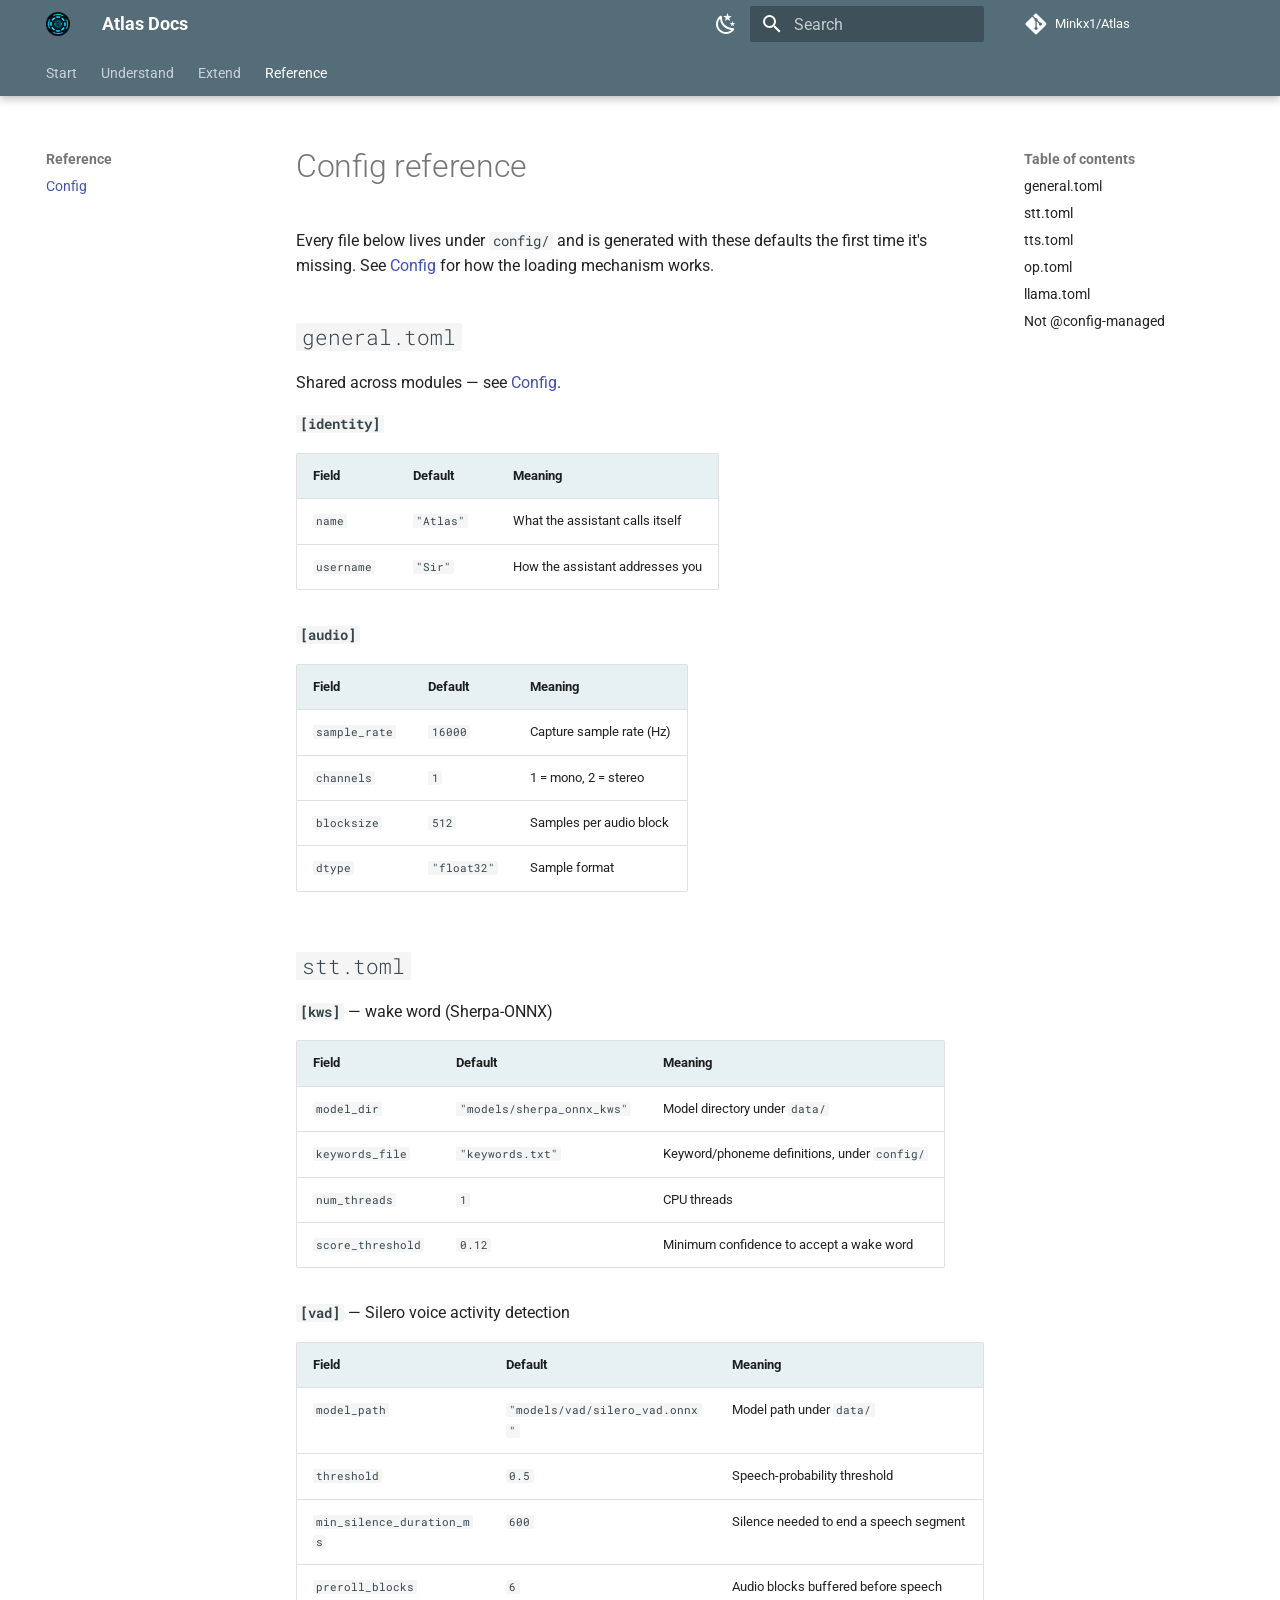
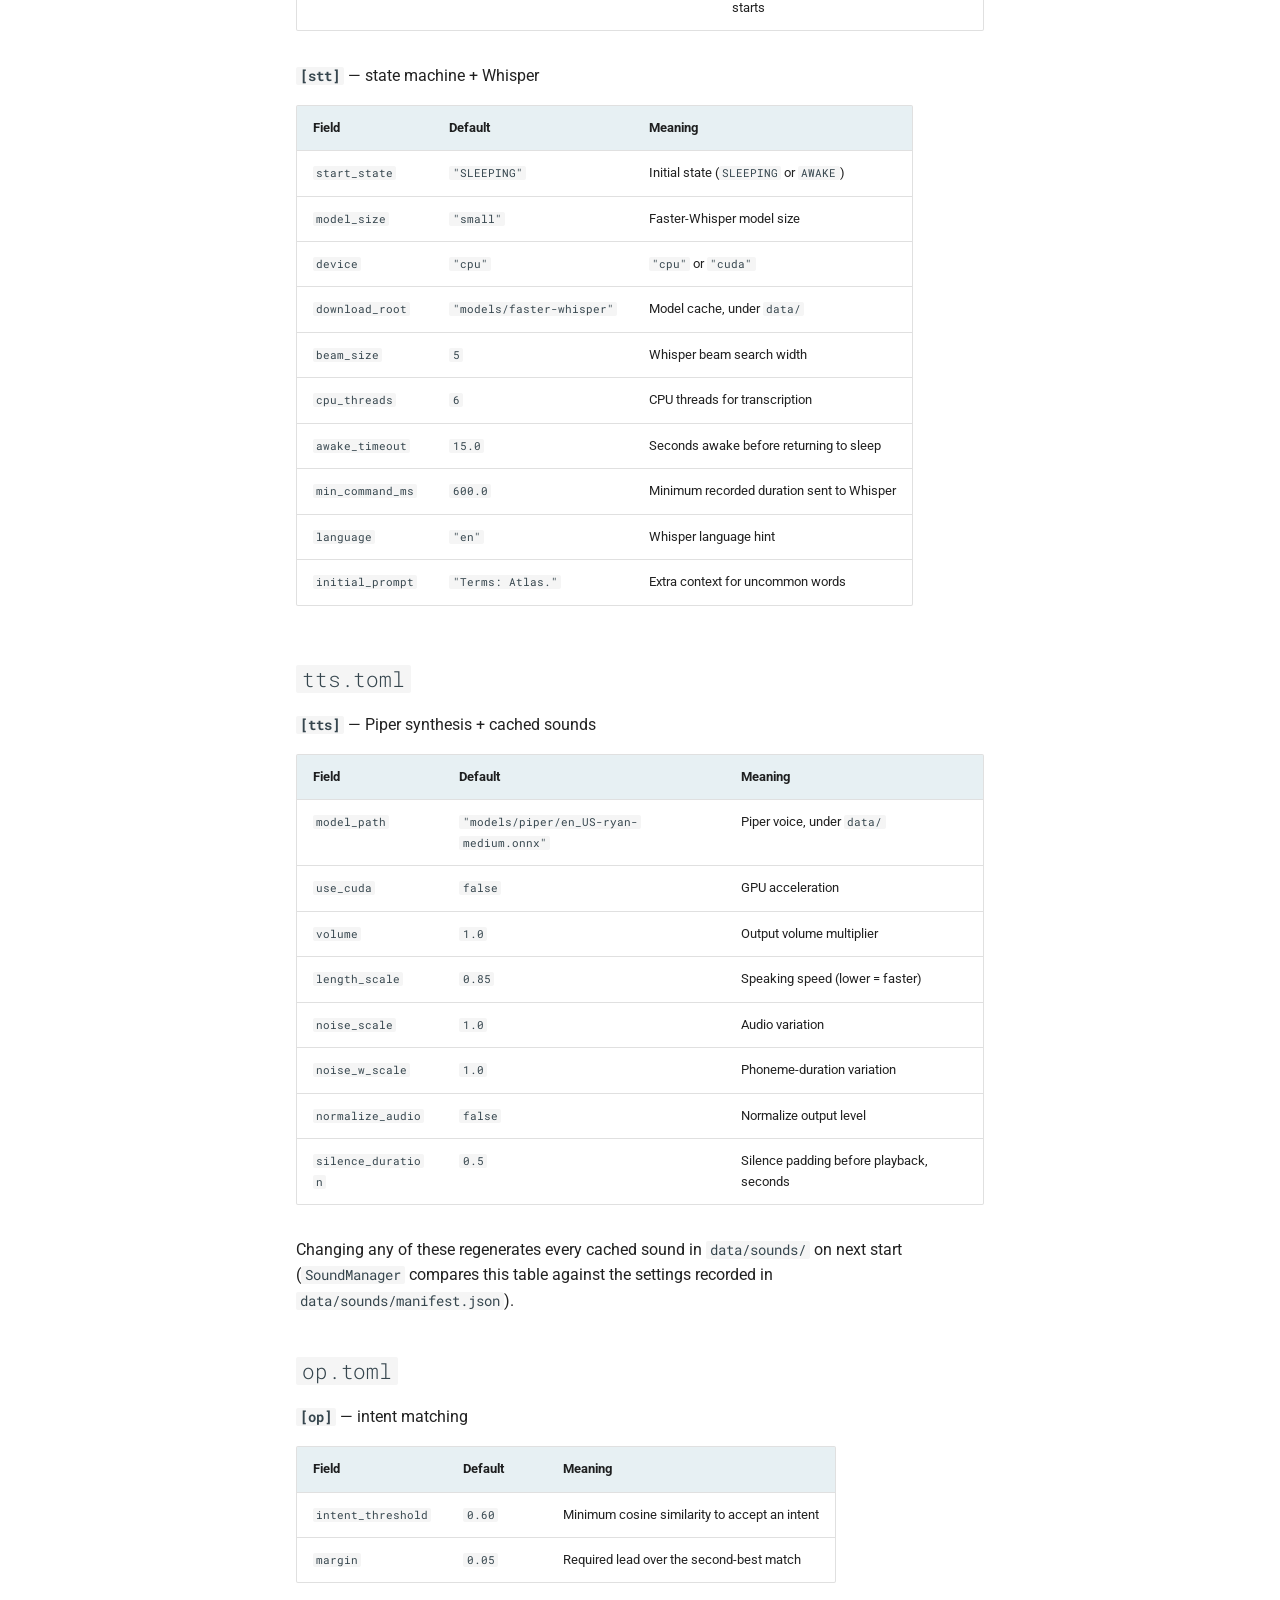
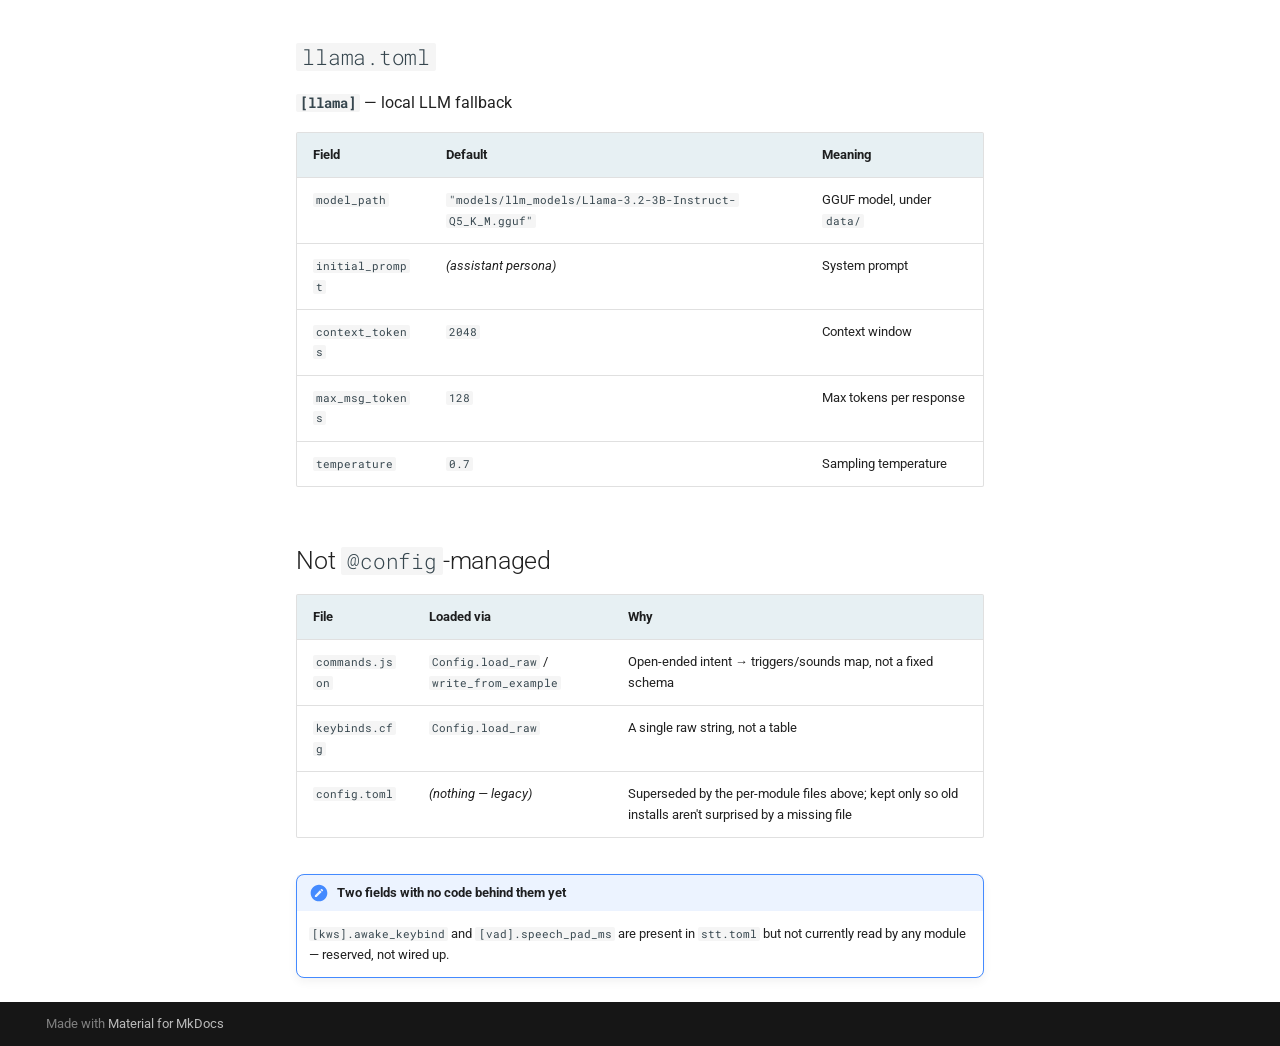
<file: config-reference/index.html>
<!doctype html>
<html lang="en" class="no-js">
  <head>
    
      <meta charset="utf-8">
      <meta name="viewport" content="width=device-width,initial-scale=1">
      
        <meta name="description" content="A fast, AI-powered, fully offline voice assistant.">
      
      
        <meta name="author" content="Minkx1">
      
      
        <link rel="canonical" href="https://minkx1.github.io/Atlas/config-reference/">
      
      
        <link rel="prev" href="../plugins/">
      
      
      
        
      
      
      <link rel="icon" href="../assets/atlas.svg">
      <meta name="generator" content="mkdocs-1.6.1, mkdocs-material-9.7.7">
    
    
      
        <title>Config - Atlas Docs</title>
      
    
    
      <link rel="stylesheet" href="../assets/stylesheets/main.ec1eaa64.min.css">
      
        
        <link rel="stylesheet" href="../assets/stylesheets/palette.ab4e12ef.min.css">
      
      


    
    
      
    
    
      
        
        
        <link rel="preconnect" href="https://fonts.gstatic.com" crossorigin>
        <link rel="stylesheet" href="https://fonts.googleapis.com/css?family=Roboto:300,300i,400,400i,700,700i%7CRoboto+Mono:400,400i,700,700i&display=fallback">
        <style>:root{--md-text-font:"Roboto";--md-code-font:"Roboto Mono"}</style>
      
    
    
      <link rel="stylesheet" href="../assets/docs.css">
    
    <script>__md_scope=new URL("..",location),__md_hash=e=>[...e].reduce(((e,_)=>(e<<5)-e+_.charCodeAt(0)),0),__md_get=(e,_=localStorage,t=__md_scope)=>JSON.parse(_.getItem(t.pathname+"."+e)),__md_set=(e,_,t=localStorage,a=__md_scope)=>{try{t.setItem(a.pathname+"."+e,JSON.stringify(_))}catch(e){}}</script>
    
      

    
    
  </head>
  
  
    
    
      
    
    
    
    
    <body dir="ltr" data-md-color-scheme="default" data-md-color-primary="blue-grey" data-md-color-accent="amber">
  
    
    <input class="md-toggle" data-md-toggle="drawer" type="checkbox" id="__drawer" autocomplete="off">
    <input class="md-toggle" data-md-toggle="search" type="checkbox" id="__search" autocomplete="off">
    <label class="md-overlay" for="__drawer"></label>
    <div data-md-component="skip">
      
        
        <a href="#config-reference" class="md-skip">
          Skip to content
        </a>
      
    </div>
    <div data-md-component="announce">
      
    </div>
    
    
      

  

<header class="md-header md-header--shadow md-header--lifted" data-md-component="header">
  <nav class="md-header__inner md-grid" aria-label="Header">
    <a href=".." title="Atlas Docs" class="md-header__button md-logo" aria-label="Atlas Docs" data-md-component="logo">
      
  <img src="../assets/atlas.svg" alt="logo">

    </a>
    <label class="md-header__button md-icon" for="__drawer">
      
      <svg xmlns="http://www.w3.org/2000/svg" viewBox="0 0 24 24"><path d="M3 6h18v2H3zm0 5h18v2H3zm0 5h18v2H3z"/></svg>
    </label>
    <div class="md-header__title" data-md-component="header-title">
      <div class="md-header__ellipsis">
        <div class="md-header__topic">
          <span class="md-ellipsis">
            Atlas Docs
          </span>
        </div>
        <div class="md-header__topic" data-md-component="header-topic">
          <span class="md-ellipsis">
            
              Config
            
          </span>
        </div>
      </div>
    </div>
    
      
        <form class="md-header__option" data-md-component="palette">
  
    
    
    
    <input class="md-option" data-md-color-media="(prefers-color-scheme: light)" data-md-color-scheme="default" data-md-color-primary="blue-grey" data-md-color-accent="amber"  aria-label="Switch to dark mode"  type="radio" name="__palette" id="__palette_0">
    
      <label class="md-header__button md-icon" title="Switch to dark mode" for="__palette_1" hidden>
        <svg xmlns="http://www.w3.org/2000/svg" viewBox="0 0 24 24"><path d="m17.75 4.09-2.53 1.94.91 3.06-2.63-1.81-2.63 1.81.91-3.06-2.53-1.94L12.44 4l1.06-3 1.06 3zm3.5 6.91-1.64 1.25.59 1.98-1.7-1.17-1.7 1.17.59-1.98L15.75 11l2.06-.05L18.5 9l.69 1.95zm-2.28 4.95c.83-.08 1.72 1.1 1.19 1.85-.32.45-.66.87-1.08 1.27C15.17 23 8.84 23 4.94 19.07c-3.91-3.9-3.91-10.24 0-14.14.4-.4.82-.76 1.27-1.08.75-.53 1.93.36 1.85 1.19-.27 2.86.69 5.83 2.89 8.02a9.96 9.96 0 0 0 8.02 2.89m-1.64 2.02a12.08 12.08 0 0 1-7.8-3.47c-2.17-2.19-3.33-5-3.49-7.82-2.81 3.14-2.7 7.96.31 10.98 3.02 3.01 7.84 3.12 10.98.31"/></svg>
      </label>
    
  
    
    
    
    <input class="md-option" data-md-color-media="(prefers-color-scheme: dark)" data-md-color-scheme="slate" data-md-color-primary="blue-grey" data-md-color-accent="amber"  aria-label="Switch to light mode"  type="radio" name="__palette" id="__palette_1">
    
      <label class="md-header__button md-icon" title="Switch to light mode" for="__palette_0" hidden>
        <svg xmlns="http://www.w3.org/2000/svg" viewBox="0 0 24 24"><path d="M12 7a5 5 0 0 1 5 5 5 5 0 0 1-5 5 5 5 0 0 1-5-5 5 5 0 0 1 5-5m0 2a3 3 0 0 0-3 3 3 3 0 0 0 3 3 3 3 0 0 0 3-3 3 3 0 0 0-3-3m0-7 2.39 3.42C13.65 5.15 12.84 5 12 5s-1.65.15-2.39.42zM3.34 7l4.16-.35A7.2 7.2 0 0 0 5.94 8.5c-.44.74-.69 1.5-.83 2.29zm.02 10 1.76-3.77a7.131 7.131 0 0 0 2.38 4.14zM20.65 7l-1.77 3.79a7.02 7.02 0 0 0-2.38-4.15zm-.01 10-4.14.36c.59-.51 1.12-1.14 1.54-1.86.42-.73.69-1.5.83-2.29zM12 22l-2.41-3.44c.74.27 1.55.44 2.41.44.82 0 1.63-.17 2.37-.44z"/></svg>
      </label>
    
  
</form>
      
    
    
      <script>var palette=__md_get("__palette");if(palette&&palette.color){if("(prefers-color-scheme)"===palette.color.media){var media=matchMedia("(prefers-color-scheme: light)"),input=document.querySelector(media.matches?"[data-md-color-media='(prefers-color-scheme: light)']":"[data-md-color-media='(prefers-color-scheme: dark)']");palette.color.media=input.getAttribute("data-md-color-media"),palette.color.scheme=input.getAttribute("data-md-color-scheme"),palette.color.primary=input.getAttribute("data-md-color-primary"),palette.color.accent=input.getAttribute("data-md-color-accent")}for(var[key,value]of Object.entries(palette.color))document.body.setAttribute("data-md-color-"+key,value)}</script>
    
    
    
      
      
        <label class="md-header__button md-icon" for="__search">
          
          <svg xmlns="http://www.w3.org/2000/svg" viewBox="0 0 24 24"><path d="M9.5 3A6.5 6.5 0 0 1 16 9.5c0 1.61-.59 3.09-1.56 4.23l.27.27h.79l5 5-1.5 1.5-5-5v-.79l-.27-.27A6.52 6.52 0 0 1 9.5 16 6.5 6.5 0 0 1 3 9.5 6.5 6.5 0 0 1 9.5 3m0 2C7 5 5 7 5 9.5S7 14 9.5 14 14 12 14 9.5 12 5 9.5 5"/></svg>
        </label>
        <div class="md-search" data-md-component="search" role="dialog">
  <label class="md-search__overlay" for="__search"></label>
  <div class="md-search__inner" role="search">
    <form class="md-search__form" name="search">
      <input type="text" class="md-search__input" name="query" aria-label="Search" placeholder="Search" autocapitalize="off" autocorrect="off" autocomplete="off" spellcheck="false" data-md-component="search-query" required>
      <label class="md-search__icon md-icon" for="__search">
        
        <svg xmlns="http://www.w3.org/2000/svg" viewBox="0 0 24 24"><path d="M9.5 3A6.5 6.5 0 0 1 16 9.5c0 1.61-.59 3.09-1.56 4.23l.27.27h.79l5 5-1.5 1.5-5-5v-.79l-.27-.27A6.52 6.52 0 0 1 9.5 16 6.5 6.5 0 0 1 3 9.5 6.5 6.5 0 0 1 9.5 3m0 2C7 5 5 7 5 9.5S7 14 9.5 14 14 12 14 9.5 12 5 9.5 5"/></svg>
        
        <svg xmlns="http://www.w3.org/2000/svg" viewBox="0 0 24 24"><path d="M20 11v2H8l5.5 5.5-1.42 1.42L4.16 12l7.92-7.92L13.5 5.5 8 11z"/></svg>
      </label>
      <nav class="md-search__options" aria-label="Search">
        
        <button type="reset" class="md-search__icon md-icon" title="Clear" aria-label="Clear" tabindex="-1">
          
          <svg xmlns="http://www.w3.org/2000/svg" viewBox="0 0 24 24"><path d="M19 6.41 17.59 5 12 10.59 6.41 5 5 6.41 10.59 12 5 17.59 6.41 19 12 13.41 17.59 19 19 17.59 13.41 12z"/></svg>
        </button>
      </nav>
      
        <div class="md-search__suggest" data-md-component="search-suggest"></div>
      
    </form>
    <div class="md-search__output">
      <div class="md-search__scrollwrap" tabindex="0" data-md-scrollfix>
        <div class="md-search-result" data-md-component="search-result">
          <div class="md-search-result__meta">
            Initializing search
          </div>
          <ol class="md-search-result__list" role="presentation"></ol>
        </div>
      </div>
    </div>
  </div>
</div>
      
    
    
      <div class="md-header__source">
        <a href="https://github.com/Minkx1/Atlas" title="Go to repository" class="md-source" data-md-component="source">
  <div class="md-source__icon md-icon">
    
    <svg xmlns="http://www.w3.org/2000/svg" viewBox="0 0 448 512"><!--! Font Awesome Free 7.1.0 by @fontawesome - https://fontawesome.com License - https://fontawesome.com/license/free (Icons: CC BY 4.0, Fonts: SIL OFL 1.1, Code: MIT License) Copyright 2025 Fonticons, Inc.--><path d="M439.6 236.1 244 40.5c-5.4-5.5-12.8-8.5-20.4-8.5s-15 3-20.4 8.4L162.5 81l51.5 51.5c27.1-9.1 52.7 16.8 43.4 43.7l49.7 49.7c34.2-11.8 61.2 31 35.5 56.7-26.5 26.5-70.2-2.9-56-37.3L240.3 199v121.9c25.3 12.5 22.3 41.8 9.1 55-6.4 6.4-15.2 10.1-24.3 10.1s-17.8-3.6-24.3-10.1c-17.6-17.6-11.1-46.9 11.2-56v-123c-20.8-8.5-24.6-30.7-18.6-45L142.6 101 8.5 235.1C3 240.6 0 247.9 0 255.5s3 15 8.5 20.4l195.6 195.7c5.4 5.4 12.7 8.4 20.4 8.4s15-3 20.4-8.4l194.7-194.7c5.4-5.4 8.4-12.8 8.4-20.4s-3-15-8.4-20.4"/></svg>
  </div>
  <div class="md-source__repository">
    Minkx1/Atlas
  </div>
</a>
      </div>
    
  </nav>
  
    
      
<nav class="md-tabs" aria-label="Tabs" data-md-component="tabs">
  <div class="md-grid">
    <ul class="md-tabs__list">
      
        
  
  
  
  
    
    
      <li class="md-tabs__item">
        <a href=".." class="md-tabs__link">
          
  
  
  Start

        </a>
      </li>
    
  

      
        
  
  
  
  
    
    
      <li class="md-tabs__item">
        <a href="../architecture/overview/" class="md-tabs__link">
          
  
  
  Understand

        </a>
      </li>
    
  

      
        
  
  
  
  
    
    
      <li class="md-tabs__item">
        <a href="../modules-api/" class="md-tabs__link">
          
  
  
  Extend

        </a>
      </li>
    
  

      
        
  
  
  
    
  
  
    
    
      <li class="md-tabs__item md-tabs__item--active">
        <a href="./" class="md-tabs__link">
          
  
  
  Reference

        </a>
      </li>
    
  

      
    </ul>
  </div>
</nav>
    
  
</header>
    
    <div class="md-container" data-md-component="container">
      
      
        
      
      <main class="md-main" data-md-component="main">
        <div class="md-main__inner md-grid">
          
            
              
              <div class="md-sidebar md-sidebar--primary" data-md-component="sidebar" data-md-type="navigation" >
                <div class="md-sidebar__scrollwrap">
                  <div class="md-sidebar__inner">
                    


  


<nav class="md-nav md-nav--primary md-nav--lifted" aria-label="Navigation" data-md-level="0">
  <label class="md-nav__title" for="__drawer">
    <a href=".." title="Atlas Docs" class="md-nav__button md-logo" aria-label="Atlas Docs" data-md-component="logo">
      
  <img src="../assets/atlas.svg" alt="logo">

    </a>
    Atlas Docs
  </label>
  
    <div class="md-nav__source">
      <a href="https://github.com/Minkx1/Atlas" title="Go to repository" class="md-source" data-md-component="source">
  <div class="md-source__icon md-icon">
    
    <svg xmlns="http://www.w3.org/2000/svg" viewBox="0 0 448 512"><!--! Font Awesome Free 7.1.0 by @fontawesome - https://fontawesome.com License - https://fontawesome.com/license/free (Icons: CC BY 4.0, Fonts: SIL OFL 1.1, Code: MIT License) Copyright 2025 Fonticons, Inc.--><path d="M439.6 236.1 244 40.5c-5.4-5.5-12.8-8.5-20.4-8.5s-15 3-20.4 8.4L162.5 81l51.5 51.5c27.1-9.1 52.7 16.8 43.4 43.7l49.7 49.7c34.2-11.8 61.2 31 35.5 56.7-26.5 26.5-70.2-2.9-56-37.3L240.3 199v121.9c25.3 12.5 22.3 41.8 9.1 55-6.4 6.4-15.2 10.1-24.3 10.1s-17.8-3.6-24.3-10.1c-17.6-17.6-11.1-46.9 11.2-56v-123c-20.8-8.5-24.6-30.7-18.6-45L142.6 101 8.5 235.1C3 240.6 0 247.9 0 255.5s3 15 8.5 20.4l195.6 195.7c5.4 5.4 12.7 8.4 20.4 8.4s15-3 20.4-8.4l194.7-194.7c5.4-5.4 8.4-12.8 8.4-20.4s-3-15-8.4-20.4"/></svg>
  </div>
  <div class="md-source__repository">
    Minkx1/Atlas
  </div>
</a>
    </div>
  
  <ul class="md-nav__list" data-md-scrollfix>
    
      
      
  
  
  
  
    
    
    
    
      
      
        
      
    
    
    <li class="md-nav__item md-nav__item--nested">
      
        
        
        <input class="md-nav__toggle md-toggle " type="checkbox" id="__nav_1" >
        
          
          <label class="md-nav__link" for="__nav_1" id="__nav_1_label" tabindex="0">
            
  
  
  <span class="md-ellipsis">
    
  
    Start
  

    
  </span>
  
  

            <span class="md-nav__icon md-icon"></span>
          </label>
        
        <nav class="md-nav" data-md-level="1" aria-labelledby="__nav_1_label" aria-expanded="false">
          <label class="md-nav__title" for="__nav_1">
            <span class="md-nav__icon md-icon"></span>
            
  
    Start
  

          </label>
          <ul class="md-nav__list" data-md-scrollfix>
            
              
                
  
  
  
  
    <li class="md-nav__item">
      <a href=".." class="md-nav__link">
        
  
  
  <span class="md-ellipsis">
    
  
    Overview
  

    
  </span>
  
  

      </a>
    </li>
  

              
            
              
                
  
  
  
  
    <li class="md-nav__item">
      <a href="../installation/" class="md-nav__link">
        
  
  
  <span class="md-ellipsis">
    
  
    Installation
  

    
  </span>
  
  

      </a>
    </li>
  

              
            
          </ul>
        </nav>
      
    </li>
  

    
      
      
  
  
  
  
    
    
    
    
      
      
        
      
    
    
    <li class="md-nav__item md-nav__item--nested">
      
        
        
        <input class="md-nav__toggle md-toggle " type="checkbox" id="__nav_2" >
        
          
          <label class="md-nav__link" for="__nav_2" id="__nav_2_label" tabindex="0">
            
  
  
  <span class="md-ellipsis">
    
  
    Understand
  

    
  </span>
  
  

            <span class="md-nav__icon md-icon"></span>
          </label>
        
        <nav class="md-nav" data-md-level="1" aria-labelledby="__nav_2_label" aria-expanded="false">
          <label class="md-nav__title" for="__nav_2">
            <span class="md-nav__icon md-icon"></span>
            
  
    Understand
  

          </label>
          <ul class="md-nav__list" data-md-scrollfix>
            
              
                
  
  
  
  
    <li class="md-nav__item">
      <a href="../architecture/overview/" class="md-nav__link">
        
  
  
  <span class="md-ellipsis">
    
  
    Overview
  

    
  </span>
  
  

      </a>
    </li>
  

              
            
              
                
  
  
  
  
    <li class="md-nav__item">
      <a href="../architecture/events/" class="md-nav__link">
        
  
  
  <span class="md-ellipsis">
    
  
    Events
  

    
  </span>
  
  

      </a>
    </li>
  

              
            
              
                
  
  
  
  
    <li class="md-nav__item">
      <a href="../architecture/config/" class="md-nav__link">
        
  
  
  <span class="md-ellipsis">
    
  
    Config
  

    
  </span>
  
  

      </a>
    </li>
  

              
            
              
                
  
  
  
  
    <li class="md-nav__item">
      <a href="../architecture/lifecycle/" class="md-nav__link">
        
  
  
  <span class="md-ellipsis">
    
  
    Lifecycle
  

    
  </span>
  
  

      </a>
    </li>
  

              
            
          </ul>
        </nav>
      
    </li>
  

    
      
      
  
  
  
  
    
    
    
    
      
      
        
      
    
    
    <li class="md-nav__item md-nav__item--nested">
      
        
        
        <input class="md-nav__toggle md-toggle " type="checkbox" id="__nav_3" >
        
          
          <label class="md-nav__link" for="__nav_3" id="__nav_3_label" tabindex="0">
            
  
  
  <span class="md-ellipsis">
    
  
    Extend
  

    
  </span>
  
  

            <span class="md-nav__icon md-icon"></span>
          </label>
        
        <nav class="md-nav" data-md-level="1" aria-labelledby="__nav_3_label" aria-expanded="false">
          <label class="md-nav__title" for="__nav_3">
            <span class="md-nav__icon md-icon"></span>
            
  
    Extend
  

          </label>
          <ul class="md-nav__list" data-md-scrollfix>
            
              
                
  
  
  
  
    <li class="md-nav__item">
      <a href="../modules-api/" class="md-nav__link">
        
  
  
  <span class="md-ellipsis">
    
  
    Modules API
  

    
  </span>
  
  

      </a>
    </li>
  

              
            
              
                
  
  
  
  
    <li class="md-nav__item">
      <a href="../plugins/" class="md-nav__link">
        
  
  
  <span class="md-ellipsis">
    
  
    Plugin API
  

    
  </span>
  
  

      </a>
    </li>
  

              
            
          </ul>
        </nav>
      
    </li>
  

    
      
      
  
  
    
  
  
  
    
    
    
    
      
        
        
      
      
        
      
    
    
    <li class="md-nav__item md-nav__item--active md-nav__item--section md-nav__item--nested">
      
        
        
        <input class="md-nav__toggle md-toggle " type="checkbox" id="__nav_4" checked>
        
          
          <label class="md-nav__link" for="__nav_4" id="__nav_4_label" tabindex="">
            
  
  
  <span class="md-ellipsis">
    
  
    Reference
  

    
  </span>
  
  

            <span class="md-nav__icon md-icon"></span>
          </label>
        
        <nav class="md-nav" data-md-level="1" aria-labelledby="__nav_4_label" aria-expanded="true">
          <label class="md-nav__title" for="__nav_4">
            <span class="md-nav__icon md-icon"></span>
            
  
    Reference
  

          </label>
          <ul class="md-nav__list" data-md-scrollfix>
            
              
                
  
  
    
  
  
  
    <li class="md-nav__item md-nav__item--active">
      
      <input class="md-nav__toggle md-toggle" type="checkbox" id="__toc">
      
      
        
      
      
        <label class="md-nav__link md-nav__link--active" for="__toc">
          
  
  
  <span class="md-ellipsis">
    
  
    Config
  

    
  </span>
  
  

          <span class="md-nav__icon md-icon"></span>
        </label>
      
      <a href="./" class="md-nav__link md-nav__link--active">
        
  
  
  <span class="md-ellipsis">
    
  
    Config
  

    
  </span>
  
  

      </a>
      
        

<nav class="md-nav md-nav--secondary" aria-label="Table of contents">
  
  
  
    
  
  
    <label class="md-nav__title" for="__toc">
      <span class="md-nav__icon md-icon"></span>
      Table of contents
    </label>
    <ul class="md-nav__list" data-md-component="toc" data-md-scrollfix>
      
        <li class="md-nav__item">
  <a href="#generaltoml" class="md-nav__link">
    <span class="md-ellipsis">
      
        general.toml
      
    </span>
  </a>
  
</li>
      
        <li class="md-nav__item">
  <a href="#stttoml" class="md-nav__link">
    <span class="md-ellipsis">
      
        stt.toml
      
    </span>
  </a>
  
</li>
      
        <li class="md-nav__item">
  <a href="#ttstoml" class="md-nav__link">
    <span class="md-ellipsis">
      
        tts.toml
      
    </span>
  </a>
  
</li>
      
        <li class="md-nav__item">
  <a href="#optoml" class="md-nav__link">
    <span class="md-ellipsis">
      
        op.toml
      
    </span>
  </a>
  
</li>
      
        <li class="md-nav__item">
  <a href="#llamatoml" class="md-nav__link">
    <span class="md-ellipsis">
      
        llama.toml
      
    </span>
  </a>
  
</li>
      
        <li class="md-nav__item">
  <a href="#not-config-managed" class="md-nav__link">
    <span class="md-ellipsis">
      
        Not @config-managed
      
    </span>
  </a>
  
</li>
      
    </ul>
  
</nav>
      
    </li>
  

              
            
          </ul>
        </nav>
      
    </li>
  

    
  </ul>
</nav>
                  </div>
                </div>
              </div>
            
            
              
              <div class="md-sidebar md-sidebar--secondary" data-md-component="sidebar" data-md-type="toc" >
                <div class="md-sidebar__scrollwrap">
                  <div class="md-sidebar__inner">
                    

<nav class="md-nav md-nav--secondary" aria-label="Table of contents">
  
  
  
    
  
  
    <label class="md-nav__title" for="__toc">
      <span class="md-nav__icon md-icon"></span>
      Table of contents
    </label>
    <ul class="md-nav__list" data-md-component="toc" data-md-scrollfix>
      
        <li class="md-nav__item">
  <a href="#generaltoml" class="md-nav__link">
    <span class="md-ellipsis">
      
        general.toml
      
    </span>
  </a>
  
</li>
      
        <li class="md-nav__item">
  <a href="#stttoml" class="md-nav__link">
    <span class="md-ellipsis">
      
        stt.toml
      
    </span>
  </a>
  
</li>
      
        <li class="md-nav__item">
  <a href="#ttstoml" class="md-nav__link">
    <span class="md-ellipsis">
      
        tts.toml
      
    </span>
  </a>
  
</li>
      
        <li class="md-nav__item">
  <a href="#optoml" class="md-nav__link">
    <span class="md-ellipsis">
      
        op.toml
      
    </span>
  </a>
  
</li>
      
        <li class="md-nav__item">
  <a href="#llamatoml" class="md-nav__link">
    <span class="md-ellipsis">
      
        llama.toml
      
    </span>
  </a>
  
</li>
      
        <li class="md-nav__item">
  <a href="#not-config-managed" class="md-nav__link">
    <span class="md-ellipsis">
      
        Not @config-managed
      
    </span>
  </a>
  
</li>
      
    </ul>
  
</nav>
                  </div>
                </div>
              </div>
            
          
          
            <div class="md-content" data-md-component="content">
              
              <article class="md-content__inner md-typeset">
                
                  


  
  


<h1 id="config-reference">Config reference</h1>
<p>Every file below lives under <code>config/</code> and is generated with these defaults
the first time it's missing. See <a href="../architecture/config/">Config</a> for how the
loading mechanism works.</p>
<h2 id="generaltoml"><code>general.toml</code></h2>
<p>Shared across modules — see <a href="../architecture/config/#shared-config-generaltoml">Config</a>.</p>
<p><strong><code>[identity]</code></strong></p>
<table>
<thead>
<tr>
<th>Field</th>
<th>Default</th>
<th>Meaning</th>
</tr>
</thead>
<tbody>
<tr>
<td><code>name</code></td>
<td><code>"Atlas"</code></td>
<td>What the assistant calls itself</td>
</tr>
<tr>
<td><code>username</code></td>
<td><code>"Sir"</code></td>
<td>How the assistant addresses you</td>
</tr>
</tbody>
</table>
<p><strong><code>[audio]</code></strong></p>
<table>
<thead>
<tr>
<th>Field</th>
<th>Default</th>
<th>Meaning</th>
</tr>
</thead>
<tbody>
<tr>
<td><code>sample_rate</code></td>
<td><code>16000</code></td>
<td>Capture sample rate (Hz)</td>
</tr>
<tr>
<td><code>channels</code></td>
<td><code>1</code></td>
<td>1 = mono, 2 = stereo</td>
</tr>
<tr>
<td><code>blocksize</code></td>
<td><code>512</code></td>
<td>Samples per audio block</td>
</tr>
<tr>
<td><code>dtype</code></td>
<td><code>"float32"</code></td>
<td>Sample format</td>
</tr>
</tbody>
</table>
<h2 id="stttoml"><code>stt.toml</code></h2>
<p><strong><code>[kws]</code></strong> — wake word (Sherpa-ONNX)</p>
<table>
<thead>
<tr>
<th>Field</th>
<th>Default</th>
<th>Meaning</th>
</tr>
</thead>
<tbody>
<tr>
<td><code>model_dir</code></td>
<td><code>"models/sherpa_onnx_kws"</code></td>
<td>Model directory under <code>data/</code></td>
</tr>
<tr>
<td><code>keywords_file</code></td>
<td><code>"keywords.txt"</code></td>
<td>Keyword/phoneme definitions, under <code>config/</code></td>
</tr>
<tr>
<td><code>num_threads</code></td>
<td><code>1</code></td>
<td>CPU threads</td>
</tr>
<tr>
<td><code>score_threshold</code></td>
<td><code>0.12</code></td>
<td>Minimum confidence to accept a wake word</td>
</tr>
</tbody>
</table>
<p><strong><code>[vad]</code></strong> — Silero voice activity detection</p>
<table>
<thead>
<tr>
<th>Field</th>
<th>Default</th>
<th>Meaning</th>
</tr>
</thead>
<tbody>
<tr>
<td><code>model_path</code></td>
<td><code>"models/vad/silero_vad.onnx"</code></td>
<td>Model path under <code>data/</code></td>
</tr>
<tr>
<td><code>threshold</code></td>
<td><code>0.5</code></td>
<td>Speech-probability threshold</td>
</tr>
<tr>
<td><code>min_silence_duration_ms</code></td>
<td><code>600</code></td>
<td>Silence needed to end a speech segment</td>
</tr>
<tr>
<td><code>preroll_blocks</code></td>
<td><code>6</code></td>
<td>Audio blocks buffered before speech starts</td>
</tr>
</tbody>
</table>
<p><strong><code>[stt]</code></strong> — state machine + Whisper</p>
<table>
<thead>
<tr>
<th>Field</th>
<th>Default</th>
<th>Meaning</th>
</tr>
</thead>
<tbody>
<tr>
<td><code>start_state</code></td>
<td><code>"SLEEPING"</code></td>
<td>Initial state (<code>SLEEPING</code> or <code>AWAKE</code>)</td>
</tr>
<tr>
<td><code>model_size</code></td>
<td><code>"small"</code></td>
<td>Faster-Whisper model size</td>
</tr>
<tr>
<td><code>device</code></td>
<td><code>"cpu"</code></td>
<td><code>"cpu"</code> or <code>"cuda"</code></td>
</tr>
<tr>
<td><code>download_root</code></td>
<td><code>"models/faster-whisper"</code></td>
<td>Model cache, under <code>data/</code></td>
</tr>
<tr>
<td><code>beam_size</code></td>
<td><code>5</code></td>
<td>Whisper beam search width</td>
</tr>
<tr>
<td><code>cpu_threads</code></td>
<td><code>6</code></td>
<td>CPU threads for transcription</td>
</tr>
<tr>
<td><code>awake_timeout</code></td>
<td><code>15.0</code></td>
<td>Seconds awake before returning to sleep</td>
</tr>
<tr>
<td><code>min_command_ms</code></td>
<td><code>600.0</code></td>
<td>Minimum recorded duration sent to Whisper</td>
</tr>
<tr>
<td><code>language</code></td>
<td><code>"en"</code></td>
<td>Whisper language hint</td>
</tr>
<tr>
<td><code>initial_prompt</code></td>
<td><code>"Terms: Atlas."</code></td>
<td>Extra context for uncommon words</td>
</tr>
</tbody>
</table>
<h2 id="ttstoml"><code>tts.toml</code></h2>
<p><strong><code>[tts]</code></strong> — Piper synthesis + cached sounds</p>
<table>
<thead>
<tr>
<th>Field</th>
<th>Default</th>
<th>Meaning</th>
</tr>
</thead>
<tbody>
<tr>
<td><code>model_path</code></td>
<td><code>"models/piper/en_US-ryan-medium.onnx"</code></td>
<td>Piper voice, under <code>data/</code></td>
</tr>
<tr>
<td><code>use_cuda</code></td>
<td><code>false</code></td>
<td>GPU acceleration</td>
</tr>
<tr>
<td><code>volume</code></td>
<td><code>1.0</code></td>
<td>Output volume multiplier</td>
</tr>
<tr>
<td><code>length_scale</code></td>
<td><code>0.85</code></td>
<td>Speaking speed (lower = faster)</td>
</tr>
<tr>
<td><code>noise_scale</code></td>
<td><code>1.0</code></td>
<td>Audio variation</td>
</tr>
<tr>
<td><code>noise_w_scale</code></td>
<td><code>1.0</code></td>
<td>Phoneme-duration variation</td>
</tr>
<tr>
<td><code>normalize_audio</code></td>
<td><code>false</code></td>
<td>Normalize output level</td>
</tr>
<tr>
<td><code>silence_duration</code></td>
<td><code>0.5</code></td>
<td>Silence padding before playback, seconds</td>
</tr>
</tbody>
</table>
<p>Changing any of these regenerates every cached sound in <code>data/sounds/</code> on
next start (<code>SoundManager</code> compares this table against the settings recorded
in <code>data/sounds/manifest.json</code>).</p>
<h2 id="optoml"><code>op.toml</code></h2>
<p><strong><code>[op]</code></strong> — intent matching</p>
<table>
<thead>
<tr>
<th>Field</th>
<th>Default</th>
<th>Meaning</th>
</tr>
</thead>
<tbody>
<tr>
<td><code>intent_threshold</code></td>
<td><code>0.60</code></td>
<td>Minimum cosine similarity to accept an intent</td>
</tr>
<tr>
<td><code>margin</code></td>
<td><code>0.05</code></td>
<td>Required lead over the second-best match</td>
</tr>
</tbody>
</table>
<h2 id="llamatoml"><code>llama.toml</code></h2>
<p><strong><code>[llama]</code></strong> — local LLM fallback</p>
<table>
<thead>
<tr>
<th>Field</th>
<th>Default</th>
<th>Meaning</th>
</tr>
</thead>
<tbody>
<tr>
<td><code>model_path</code></td>
<td><code>"models/llm_models/Llama-3.2-3B-Instruct-Q5_K_M.gguf"</code></td>
<td>GGUF model, under <code>data/</code></td>
</tr>
<tr>
<td><code>initial_prompt</code></td>
<td><em>(assistant persona)</em></td>
<td>System prompt</td>
</tr>
<tr>
<td><code>context_tokens</code></td>
<td><code>2048</code></td>
<td>Context window</td>
</tr>
<tr>
<td><code>max_msg_tokens</code></td>
<td><code>128</code></td>
<td>Max tokens per response</td>
</tr>
<tr>
<td><code>temperature</code></td>
<td><code>0.7</code></td>
<td>Sampling temperature</td>
</tr>
</tbody>
</table>
<h2 id="not-config-managed">Not <code>@config</code>-managed</h2>
<table>
<thead>
<tr>
<th>File</th>
<th>Loaded via</th>
<th>Why</th>
</tr>
</thead>
<tbody>
<tr>
<td><code>commands.json</code></td>
<td><code>Config.load_raw</code> / <code>write_from_example</code></td>
<td>Open-ended intent → triggers/sounds map, not a fixed schema</td>
</tr>
<tr>
<td><code>keybinds.cfg</code></td>
<td><code>Config.load_raw</code></td>
<td>A single raw string, not a table</td>
</tr>
<tr>
<td><code>config.toml</code></td>
<td><em>(nothing — legacy)</em></td>
<td>Superseded by the per-module files above; kept only so old installs aren't surprised by a missing file</td>
</tr>
</tbody>
</table>
<div class="admonition note">
<p class="admonition-title">Two fields with no code behind them yet</p>
<p><code>[kws].awake_keybind</code> and <code>[vad].speech_pad_ms</code> are present in
<code>stt.toml</code> but not currently read by any module — reserved, not wired up.</p>
</div>












                
              </article>
            </div>
          
          
<script>var target=document.getElementById(location.hash.slice(1));target&&target.name&&(target.checked=target.name.startsWith("__tabbed_"))</script>
        </div>
        
          <button type="button" class="md-top md-icon" data-md-component="top" hidden>
  
  <svg xmlns="http://www.w3.org/2000/svg" viewBox="0 0 24 24"><path d="M13 20h-2V8l-5.5 5.5-1.42-1.42L12 4.16l7.92 7.92-1.42 1.42L13 8z"/></svg>
  Back to top
</button>
        
      </main>
      
        <footer class="md-footer">
  
  <div class="md-footer-meta md-typeset">
    <div class="md-footer-meta__inner md-grid">
      <div class="md-copyright">
  
  
    Made with
    <a href="https://squidfunk.github.io/mkdocs-material/" target="_blank" rel="noopener">
      Material for MkDocs
    </a>
  
</div>
      
    </div>
  </div>
</footer>
      
    </div>
    <div class="md-dialog" data-md-component="dialog">
      <div class="md-dialog__inner md-typeset"></div>
    </div>
    
    
    
      
      
      <script id="__config" type="application/json">{"annotate": null, "base": "..", "features": ["navigation.tabs", "navigation.tabs.sticky", "navigation.instant", "navigation.sections", "navigation.top", "navigation.tracking", "search.suggest", "search.highlight", "content.code.copy"], "search": "../assets/javascripts/workers/search.2c215733.min.js", "tags": null, "translations": {"clipboard.copied": "Copied to clipboard", "clipboard.copy": "Copy to clipboard", "search.result.more.one": "1 more on this page", "search.result.more.other": "# more on this page", "search.result.none": "No matching documents", "search.result.one": "1 matching document", "search.result.other": "# matching documents", "search.result.placeholder": "Type to start searching", "search.result.term.missing": "Missing", "select.version": "Select version"}, "version": null}</script>
    
    
      <script src="../assets/javascripts/bundle.d7400e89.min.js"></script>
      
    
  </body>
</html>
</file>
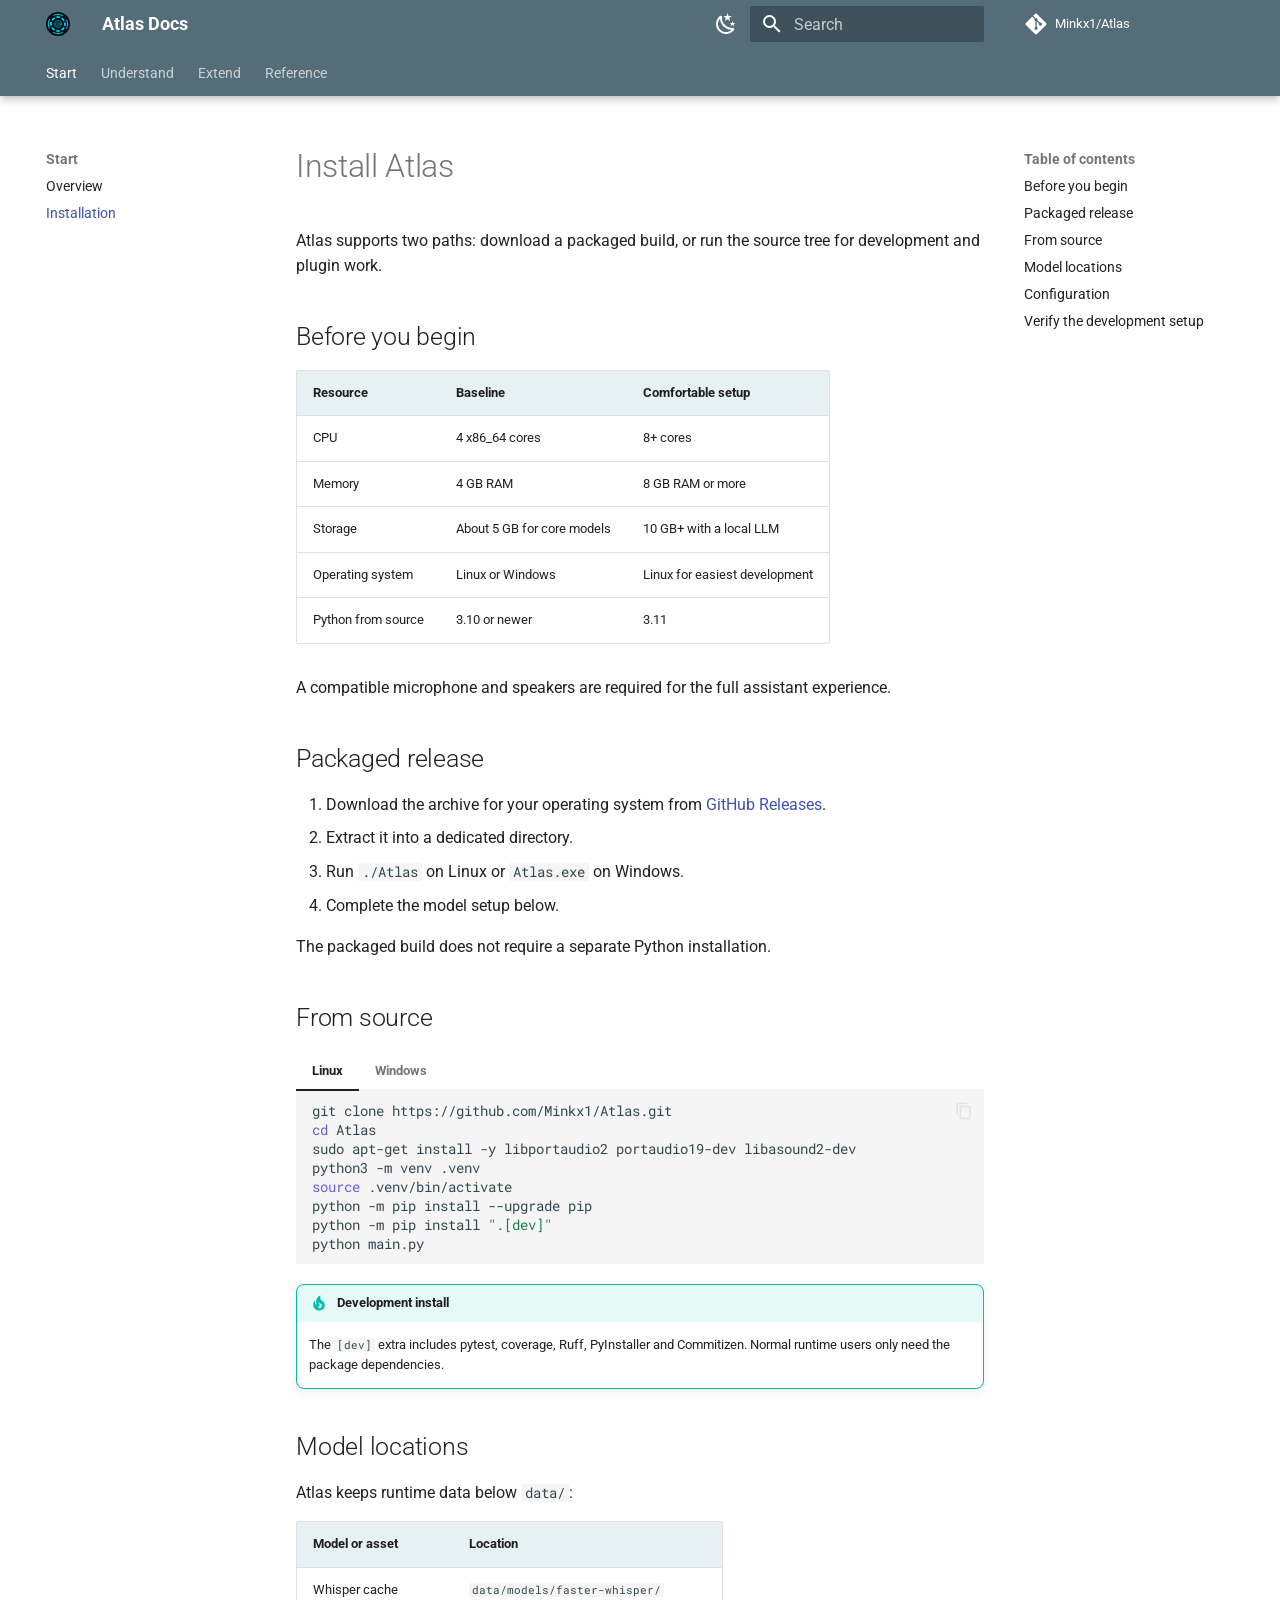
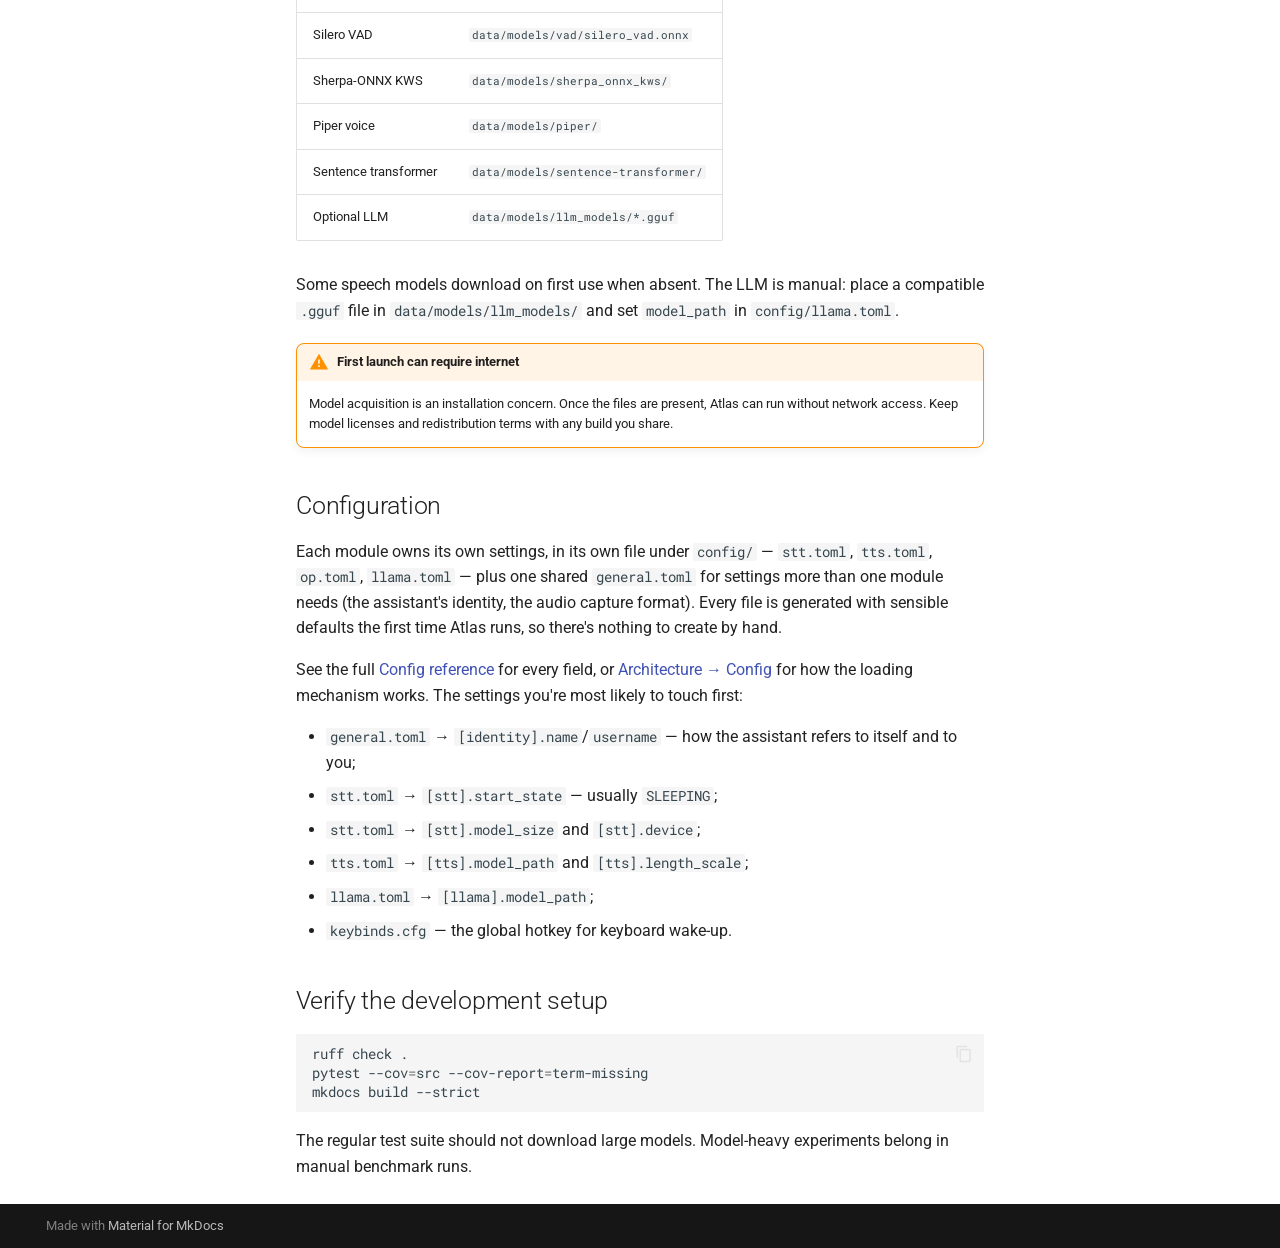
<file: installation/index.html>
<!doctype html>
<html lang="en" class="no-js">
  <head>
    
      <meta charset="utf-8">
      <meta name="viewport" content="width=device-width,initial-scale=1">
      
        <meta name="description" content="A fast, AI-powered, fully offline voice assistant.">
      
      
        <meta name="author" content="Minkx1">
      
      
        <link rel="canonical" href="https://minkx1.github.io/Atlas/installation/">
      
      
        <link rel="prev" href="..">
      
      
        <link rel="next" href="../architecture/overview/">
      
      
        
      
      
      <link rel="icon" href="../assets/atlas.svg">
      <meta name="generator" content="mkdocs-1.6.1, mkdocs-material-9.7.7">
    
    
      
        <title>Installation - Atlas Docs</title>
      
    
    
      <link rel="stylesheet" href="../assets/stylesheets/main.ec1eaa64.min.css">
      
        
        <link rel="stylesheet" href="../assets/stylesheets/palette.ab4e12ef.min.css">
      
      


    
    
      
    
    
      
        
        
        <link rel="preconnect" href="https://fonts.gstatic.com" crossorigin>
        <link rel="stylesheet" href="https://fonts.googleapis.com/css?family=Roboto:300,300i,400,400i,700,700i%7CRoboto+Mono:400,400i,700,700i&display=fallback">
        <style>:root{--md-text-font:"Roboto";--md-code-font:"Roboto Mono"}</style>
      
    
    
      <link rel="stylesheet" href="../assets/docs.css">
    
    <script>__md_scope=new URL("..",location),__md_hash=e=>[...e].reduce(((e,_)=>(e<<5)-e+_.charCodeAt(0)),0),__md_get=(e,_=localStorage,t=__md_scope)=>JSON.parse(_.getItem(t.pathname+"."+e)),__md_set=(e,_,t=localStorage,a=__md_scope)=>{try{t.setItem(a.pathname+"."+e,JSON.stringify(_))}catch(e){}}</script>
    
      

    
    
  </head>
  
  
    
    
      
    
    
    
    
    <body dir="ltr" data-md-color-scheme="default" data-md-color-primary="blue-grey" data-md-color-accent="amber">
  
    
    <input class="md-toggle" data-md-toggle="drawer" type="checkbox" id="__drawer" autocomplete="off">
    <input class="md-toggle" data-md-toggle="search" type="checkbox" id="__search" autocomplete="off">
    <label class="md-overlay" for="__drawer"></label>
    <div data-md-component="skip">
      
        
        <a href="#install-atlas" class="md-skip">
          Skip to content
        </a>
      
    </div>
    <div data-md-component="announce">
      
    </div>
    
    
      

  

<header class="md-header md-header--shadow md-header--lifted" data-md-component="header">
  <nav class="md-header__inner md-grid" aria-label="Header">
    <a href=".." title="Atlas Docs" class="md-header__button md-logo" aria-label="Atlas Docs" data-md-component="logo">
      
  <img src="../assets/atlas.svg" alt="logo">

    </a>
    <label class="md-header__button md-icon" for="__drawer">
      
      <svg xmlns="http://www.w3.org/2000/svg" viewBox="0 0 24 24"><path d="M3 6h18v2H3zm0 5h18v2H3zm0 5h18v2H3z"/></svg>
    </label>
    <div class="md-header__title" data-md-component="header-title">
      <div class="md-header__ellipsis">
        <div class="md-header__topic">
          <span class="md-ellipsis">
            Atlas Docs
          </span>
        </div>
        <div class="md-header__topic" data-md-component="header-topic">
          <span class="md-ellipsis">
            
              Installation
            
          </span>
        </div>
      </div>
    </div>
    
      
        <form class="md-header__option" data-md-component="palette">
  
    
    
    
    <input class="md-option" data-md-color-media="(prefers-color-scheme: light)" data-md-color-scheme="default" data-md-color-primary="blue-grey" data-md-color-accent="amber"  aria-label="Switch to dark mode"  type="radio" name="__palette" id="__palette_0">
    
      <label class="md-header__button md-icon" title="Switch to dark mode" for="__palette_1" hidden>
        <svg xmlns="http://www.w3.org/2000/svg" viewBox="0 0 24 24"><path d="m17.75 4.09-2.53 1.94.91 3.06-2.63-1.81-2.63 1.81.91-3.06-2.53-1.94L12.44 4l1.06-3 1.06 3zm3.5 6.91-1.64 1.25.59 1.98-1.7-1.17-1.7 1.17.59-1.98L15.75 11l2.06-.05L18.5 9l.69 1.95zm-2.28 4.95c.83-.08 1.72 1.1 1.19 1.85-.32.45-.66.87-1.08 1.27C15.17 23 8.84 23 4.94 19.07c-3.91-3.9-3.91-10.24 0-14.14.4-.4.82-.76 1.27-1.08.75-.53 1.93.36 1.85 1.19-.27 2.86.69 5.83 2.89 8.02a9.96 9.96 0 0 0 8.02 2.89m-1.64 2.02a12.08 12.08 0 0 1-7.8-3.47c-2.17-2.19-3.33-5-3.49-7.82-2.81 3.14-2.7 7.96.31 10.98 3.02 3.01 7.84 3.12 10.98.31"/></svg>
      </label>
    
  
    
    
    
    <input class="md-option" data-md-color-media="(prefers-color-scheme: dark)" data-md-color-scheme="slate" data-md-color-primary="blue-grey" data-md-color-accent="amber"  aria-label="Switch to light mode"  type="radio" name="__palette" id="__palette_1">
    
      <label class="md-header__button md-icon" title="Switch to light mode" for="__palette_0" hidden>
        <svg xmlns="http://www.w3.org/2000/svg" viewBox="0 0 24 24"><path d="M12 7a5 5 0 0 1 5 5 5 5 0 0 1-5 5 5 5 0 0 1-5-5 5 5 0 0 1 5-5m0 2a3 3 0 0 0-3 3 3 3 0 0 0 3 3 3 3 0 0 0 3-3 3 3 0 0 0-3-3m0-7 2.39 3.42C13.65 5.15 12.84 5 12 5s-1.65.15-2.39.42zM3.34 7l4.16-.35A7.2 7.2 0 0 0 5.94 8.5c-.44.74-.69 1.5-.83 2.29zm.02 10 1.76-3.77a7.131 7.131 0 0 0 2.38 4.14zM20.65 7l-1.77 3.79a7.02 7.02 0 0 0-2.38-4.15zm-.01 10-4.14.36c.59-.51 1.12-1.14 1.54-1.86.42-.73.69-1.5.83-2.29zM12 22l-2.41-3.44c.74.27 1.55.44 2.41.44.82 0 1.63-.17 2.37-.44z"/></svg>
      </label>
    
  
</form>
      
    
    
      <script>var palette=__md_get("__palette");if(palette&&palette.color){if("(prefers-color-scheme)"===palette.color.media){var media=matchMedia("(prefers-color-scheme: light)"),input=document.querySelector(media.matches?"[data-md-color-media='(prefers-color-scheme: light)']":"[data-md-color-media='(prefers-color-scheme: dark)']");palette.color.media=input.getAttribute("data-md-color-media"),palette.color.scheme=input.getAttribute("data-md-color-scheme"),palette.color.primary=input.getAttribute("data-md-color-primary"),palette.color.accent=input.getAttribute("data-md-color-accent")}for(var[key,value]of Object.entries(palette.color))document.body.setAttribute("data-md-color-"+key,value)}</script>
    
    
    
      
      
        <label class="md-header__button md-icon" for="__search">
          
          <svg xmlns="http://www.w3.org/2000/svg" viewBox="0 0 24 24"><path d="M9.5 3A6.5 6.5 0 0 1 16 9.5c0 1.61-.59 3.09-1.56 4.23l.27.27h.79l5 5-1.5 1.5-5-5v-.79l-.27-.27A6.52 6.52 0 0 1 9.5 16 6.5 6.5 0 0 1 3 9.5 6.5 6.5 0 0 1 9.5 3m0 2C7 5 5 7 5 9.5S7 14 9.5 14 14 12 14 9.5 12 5 9.5 5"/></svg>
        </label>
        <div class="md-search" data-md-component="search" role="dialog">
  <label class="md-search__overlay" for="__search"></label>
  <div class="md-search__inner" role="search">
    <form class="md-search__form" name="search">
      <input type="text" class="md-search__input" name="query" aria-label="Search" placeholder="Search" autocapitalize="off" autocorrect="off" autocomplete="off" spellcheck="false" data-md-component="search-query" required>
      <label class="md-search__icon md-icon" for="__search">
        
        <svg xmlns="http://www.w3.org/2000/svg" viewBox="0 0 24 24"><path d="M9.5 3A6.5 6.5 0 0 1 16 9.5c0 1.61-.59 3.09-1.56 4.23l.27.27h.79l5 5-1.5 1.5-5-5v-.79l-.27-.27A6.52 6.52 0 0 1 9.5 16 6.5 6.5 0 0 1 3 9.5 6.5 6.5 0 0 1 9.5 3m0 2C7 5 5 7 5 9.5S7 14 9.5 14 14 12 14 9.5 12 5 9.5 5"/></svg>
        
        <svg xmlns="http://www.w3.org/2000/svg" viewBox="0 0 24 24"><path d="M20 11v2H8l5.5 5.5-1.42 1.42L4.16 12l7.92-7.92L13.5 5.5 8 11z"/></svg>
      </label>
      <nav class="md-search__options" aria-label="Search">
        
        <button type="reset" class="md-search__icon md-icon" title="Clear" aria-label="Clear" tabindex="-1">
          
          <svg xmlns="http://www.w3.org/2000/svg" viewBox="0 0 24 24"><path d="M19 6.41 17.59 5 12 10.59 6.41 5 5 6.41 10.59 12 5 17.59 6.41 19 12 13.41 17.59 19 19 17.59 13.41 12z"/></svg>
        </button>
      </nav>
      
        <div class="md-search__suggest" data-md-component="search-suggest"></div>
      
    </form>
    <div class="md-search__output">
      <div class="md-search__scrollwrap" tabindex="0" data-md-scrollfix>
        <div class="md-search-result" data-md-component="search-result">
          <div class="md-search-result__meta">
            Initializing search
          </div>
          <ol class="md-search-result__list" role="presentation"></ol>
        </div>
      </div>
    </div>
  </div>
</div>
      
    
    
      <div class="md-header__source">
        <a href="https://github.com/Minkx1/Atlas" title="Go to repository" class="md-source" data-md-component="source">
  <div class="md-source__icon md-icon">
    
    <svg xmlns="http://www.w3.org/2000/svg" viewBox="0 0 448 512"><!--! Font Awesome Free 7.1.0 by @fontawesome - https://fontawesome.com License - https://fontawesome.com/license/free (Icons: CC BY 4.0, Fonts: SIL OFL 1.1, Code: MIT License) Copyright 2025 Fonticons, Inc.--><path d="M439.6 236.1 244 40.5c-5.4-5.5-12.8-8.5-20.4-8.5s-15 3-20.4 8.4L162.5 81l51.5 51.5c27.1-9.1 52.7 16.8 43.4 43.7l49.7 49.7c34.2-11.8 61.2 31 35.5 56.7-26.5 26.5-70.2-2.9-56-37.3L240.3 199v121.9c25.3 12.5 22.3 41.8 9.1 55-6.4 6.4-15.2 10.1-24.3 10.1s-17.8-3.6-24.3-10.1c-17.6-17.6-11.1-46.9 11.2-56v-123c-20.8-8.5-24.6-30.7-18.6-45L142.6 101 8.5 235.1C3 240.6 0 247.9 0 255.5s3 15 8.5 20.4l195.6 195.7c5.4 5.4 12.7 8.4 20.4 8.4s15-3 20.4-8.4l194.7-194.7c5.4-5.4 8.4-12.8 8.4-20.4s-3-15-8.4-20.4"/></svg>
  </div>
  <div class="md-source__repository">
    Minkx1/Atlas
  </div>
</a>
      </div>
    
  </nav>
  
    
      
<nav class="md-tabs" aria-label="Tabs" data-md-component="tabs">
  <div class="md-grid">
    <ul class="md-tabs__list">
      
        
  
  
  
    
  
  
    
    
      <li class="md-tabs__item md-tabs__item--active">
        <a href=".." class="md-tabs__link">
          
  
  
  Start

        </a>
      </li>
    
  

      
        
  
  
  
  
    
    
      <li class="md-tabs__item">
        <a href="../architecture/overview/" class="md-tabs__link">
          
  
  
  Understand

        </a>
      </li>
    
  

      
        
  
  
  
  
    
    
      <li class="md-tabs__item">
        <a href="../modules-api/" class="md-tabs__link">
          
  
  
  Extend

        </a>
      </li>
    
  

      
        
  
  
  
  
    
    
      <li class="md-tabs__item">
        <a href="../config-reference/" class="md-tabs__link">
          
  
  
  Reference

        </a>
      </li>
    
  

      
    </ul>
  </div>
</nav>
    
  
</header>
    
    <div class="md-container" data-md-component="container">
      
      
        
      
      <main class="md-main" data-md-component="main">
        <div class="md-main__inner md-grid">
          
            
              
              <div class="md-sidebar md-sidebar--primary" data-md-component="sidebar" data-md-type="navigation" >
                <div class="md-sidebar__scrollwrap">
                  <div class="md-sidebar__inner">
                    


  


<nav class="md-nav md-nav--primary md-nav--lifted" aria-label="Navigation" data-md-level="0">
  <label class="md-nav__title" for="__drawer">
    <a href=".." title="Atlas Docs" class="md-nav__button md-logo" aria-label="Atlas Docs" data-md-component="logo">
      
  <img src="../assets/atlas.svg" alt="logo">

    </a>
    Atlas Docs
  </label>
  
    <div class="md-nav__source">
      <a href="https://github.com/Minkx1/Atlas" title="Go to repository" class="md-source" data-md-component="source">
  <div class="md-source__icon md-icon">
    
    <svg xmlns="http://www.w3.org/2000/svg" viewBox="0 0 448 512"><!--! Font Awesome Free 7.1.0 by @fontawesome - https://fontawesome.com License - https://fontawesome.com/license/free (Icons: CC BY 4.0, Fonts: SIL OFL 1.1, Code: MIT License) Copyright 2025 Fonticons, Inc.--><path d="M439.6 236.1 244 40.5c-5.4-5.5-12.8-8.5-20.4-8.5s-15 3-20.4 8.4L162.5 81l51.5 51.5c27.1-9.1 52.7 16.8 43.4 43.7l49.7 49.7c34.2-11.8 61.2 31 35.5 56.7-26.5 26.5-70.2-2.9-56-37.3L240.3 199v121.9c25.3 12.5 22.3 41.8 9.1 55-6.4 6.4-15.2 10.1-24.3 10.1s-17.8-3.6-24.3-10.1c-17.6-17.6-11.1-46.9 11.2-56v-123c-20.8-8.5-24.6-30.7-18.6-45L142.6 101 8.5 235.1C3 240.6 0 247.9 0 255.5s3 15 8.5 20.4l195.6 195.7c5.4 5.4 12.7 8.4 20.4 8.4s15-3 20.4-8.4l194.7-194.7c5.4-5.4 8.4-12.8 8.4-20.4s-3-15-8.4-20.4"/></svg>
  </div>
  <div class="md-source__repository">
    Minkx1/Atlas
  </div>
</a>
    </div>
  
  <ul class="md-nav__list" data-md-scrollfix>
    
      
      
  
  
    
  
  
  
    
    
    
    
      
        
        
      
      
        
      
    
    
    <li class="md-nav__item md-nav__item--active md-nav__item--section md-nav__item--nested">
      
        
        
        <input class="md-nav__toggle md-toggle " type="checkbox" id="__nav_1" checked>
        
          
          <label class="md-nav__link" for="__nav_1" id="__nav_1_label" tabindex="">
            
  
  
  <span class="md-ellipsis">
    
  
    Start
  

    
  </span>
  
  

            <span class="md-nav__icon md-icon"></span>
          </label>
        
        <nav class="md-nav" data-md-level="1" aria-labelledby="__nav_1_label" aria-expanded="true">
          <label class="md-nav__title" for="__nav_1">
            <span class="md-nav__icon md-icon"></span>
            
  
    Start
  

          </label>
          <ul class="md-nav__list" data-md-scrollfix>
            
              
                
  
  
  
  
    <li class="md-nav__item">
      <a href=".." class="md-nav__link">
        
  
  
  <span class="md-ellipsis">
    
  
    Overview
  

    
  </span>
  
  

      </a>
    </li>
  

              
            
              
                
  
  
    
  
  
  
    <li class="md-nav__item md-nav__item--active">
      
      <input class="md-nav__toggle md-toggle" type="checkbox" id="__toc">
      
      
        
      
      
        <label class="md-nav__link md-nav__link--active" for="__toc">
          
  
  
  <span class="md-ellipsis">
    
  
    Installation
  

    
  </span>
  
  

          <span class="md-nav__icon md-icon"></span>
        </label>
      
      <a href="./" class="md-nav__link md-nav__link--active">
        
  
  
  <span class="md-ellipsis">
    
  
    Installation
  

    
  </span>
  
  

      </a>
      
        

<nav class="md-nav md-nav--secondary" aria-label="Table of contents">
  
  
  
    
  
  
    <label class="md-nav__title" for="__toc">
      <span class="md-nav__icon md-icon"></span>
      Table of contents
    </label>
    <ul class="md-nav__list" data-md-component="toc" data-md-scrollfix>
      
        <li class="md-nav__item">
  <a href="#before-you-begin" class="md-nav__link">
    <span class="md-ellipsis">
      
        Before you begin
      
    </span>
  </a>
  
</li>
      
        <li class="md-nav__item">
  <a href="#packaged-release" class="md-nav__link">
    <span class="md-ellipsis">
      
        Packaged release
      
    </span>
  </a>
  
</li>
      
        <li class="md-nav__item">
  <a href="#from-source" class="md-nav__link">
    <span class="md-ellipsis">
      
        From source
      
    </span>
  </a>
  
</li>
      
        <li class="md-nav__item">
  <a href="#model-locations" class="md-nav__link">
    <span class="md-ellipsis">
      
        Model locations
      
    </span>
  </a>
  
</li>
      
        <li class="md-nav__item">
  <a href="#configuration" class="md-nav__link">
    <span class="md-ellipsis">
      
        Configuration
      
    </span>
  </a>
  
</li>
      
        <li class="md-nav__item">
  <a href="#verify-the-development-setup" class="md-nav__link">
    <span class="md-ellipsis">
      
        Verify the development setup
      
    </span>
  </a>
  
</li>
      
    </ul>
  
</nav>
      
    </li>
  

              
            
          </ul>
        </nav>
      
    </li>
  

    
      
      
  
  
  
  
    
    
    
    
      
      
        
      
    
    
    <li class="md-nav__item md-nav__item--nested">
      
        
        
        <input class="md-nav__toggle md-toggle " type="checkbox" id="__nav_2" >
        
          
          <label class="md-nav__link" for="__nav_2" id="__nav_2_label" tabindex="0">
            
  
  
  <span class="md-ellipsis">
    
  
    Understand
  

    
  </span>
  
  

            <span class="md-nav__icon md-icon"></span>
          </label>
        
        <nav class="md-nav" data-md-level="1" aria-labelledby="__nav_2_label" aria-expanded="false">
          <label class="md-nav__title" for="__nav_2">
            <span class="md-nav__icon md-icon"></span>
            
  
    Understand
  

          </label>
          <ul class="md-nav__list" data-md-scrollfix>
            
              
                
  
  
  
  
    <li class="md-nav__item">
      <a href="../architecture/overview/" class="md-nav__link">
        
  
  
  <span class="md-ellipsis">
    
  
    Overview
  

    
  </span>
  
  

      </a>
    </li>
  

              
            
              
                
  
  
  
  
    <li class="md-nav__item">
      <a href="../architecture/events/" class="md-nav__link">
        
  
  
  <span class="md-ellipsis">
    
  
    Events
  

    
  </span>
  
  

      </a>
    </li>
  

              
            
              
                
  
  
  
  
    <li class="md-nav__item">
      <a href="../architecture/config/" class="md-nav__link">
        
  
  
  <span class="md-ellipsis">
    
  
    Config
  

    
  </span>
  
  

      </a>
    </li>
  

              
            
              
                
  
  
  
  
    <li class="md-nav__item">
      <a href="../architecture/lifecycle/" class="md-nav__link">
        
  
  
  <span class="md-ellipsis">
    
  
    Lifecycle
  

    
  </span>
  
  

      </a>
    </li>
  

              
            
          </ul>
        </nav>
      
    </li>
  

    
      
      
  
  
  
  
    
    
    
    
      
      
        
      
    
    
    <li class="md-nav__item md-nav__item--nested">
      
        
        
        <input class="md-nav__toggle md-toggle " type="checkbox" id="__nav_3" >
        
          
          <label class="md-nav__link" for="__nav_3" id="__nav_3_label" tabindex="0">
            
  
  
  <span class="md-ellipsis">
    
  
    Extend
  

    
  </span>
  
  

            <span class="md-nav__icon md-icon"></span>
          </label>
        
        <nav class="md-nav" data-md-level="1" aria-labelledby="__nav_3_label" aria-expanded="false">
          <label class="md-nav__title" for="__nav_3">
            <span class="md-nav__icon md-icon"></span>
            
  
    Extend
  

          </label>
          <ul class="md-nav__list" data-md-scrollfix>
            
              
                
  
  
  
  
    <li class="md-nav__item">
      <a href="../modules-api/" class="md-nav__link">
        
  
  
  <span class="md-ellipsis">
    
  
    Modules API
  

    
  </span>
  
  

      </a>
    </li>
  

              
            
              
                
  
  
  
  
    <li class="md-nav__item">
      <a href="../plugins/" class="md-nav__link">
        
  
  
  <span class="md-ellipsis">
    
  
    Plugin API
  

    
  </span>
  
  

      </a>
    </li>
  

              
            
          </ul>
        </nav>
      
    </li>
  

    
      
      
  
  
  
  
    
    
    
    
      
      
        
      
    
    
    <li class="md-nav__item md-nav__item--nested">
      
        
        
        <input class="md-nav__toggle md-toggle " type="checkbox" id="__nav_4" >
        
          
          <label class="md-nav__link" for="__nav_4" id="__nav_4_label" tabindex="0">
            
  
  
  <span class="md-ellipsis">
    
  
    Reference
  

    
  </span>
  
  

            <span class="md-nav__icon md-icon"></span>
          </label>
        
        <nav class="md-nav" data-md-level="1" aria-labelledby="__nav_4_label" aria-expanded="false">
          <label class="md-nav__title" for="__nav_4">
            <span class="md-nav__icon md-icon"></span>
            
  
    Reference
  

          </label>
          <ul class="md-nav__list" data-md-scrollfix>
            
              
                
  
  
  
  
    <li class="md-nav__item">
      <a href="../config-reference/" class="md-nav__link">
        
  
  
  <span class="md-ellipsis">
    
  
    Config
  

    
  </span>
  
  

      </a>
    </li>
  

              
            
          </ul>
        </nav>
      
    </li>
  

    
  </ul>
</nav>
                  </div>
                </div>
              </div>
            
            
              
              <div class="md-sidebar md-sidebar--secondary" data-md-component="sidebar" data-md-type="toc" >
                <div class="md-sidebar__scrollwrap">
                  <div class="md-sidebar__inner">
                    

<nav class="md-nav md-nav--secondary" aria-label="Table of contents">
  
  
  
    
  
  
    <label class="md-nav__title" for="__toc">
      <span class="md-nav__icon md-icon"></span>
      Table of contents
    </label>
    <ul class="md-nav__list" data-md-component="toc" data-md-scrollfix>
      
        <li class="md-nav__item">
  <a href="#before-you-begin" class="md-nav__link">
    <span class="md-ellipsis">
      
        Before you begin
      
    </span>
  </a>
  
</li>
      
        <li class="md-nav__item">
  <a href="#packaged-release" class="md-nav__link">
    <span class="md-ellipsis">
      
        Packaged release
      
    </span>
  </a>
  
</li>
      
        <li class="md-nav__item">
  <a href="#from-source" class="md-nav__link">
    <span class="md-ellipsis">
      
        From source
      
    </span>
  </a>
  
</li>
      
        <li class="md-nav__item">
  <a href="#model-locations" class="md-nav__link">
    <span class="md-ellipsis">
      
        Model locations
      
    </span>
  </a>
  
</li>
      
        <li class="md-nav__item">
  <a href="#configuration" class="md-nav__link">
    <span class="md-ellipsis">
      
        Configuration
      
    </span>
  </a>
  
</li>
      
        <li class="md-nav__item">
  <a href="#verify-the-development-setup" class="md-nav__link">
    <span class="md-ellipsis">
      
        Verify the development setup
      
    </span>
  </a>
  
</li>
      
    </ul>
  
</nav>
                  </div>
                </div>
              </div>
            
          
          
            <div class="md-content" data-md-component="content">
              
              <article class="md-content__inner md-typeset">
                
                  


  
  


<h1 id="install-atlas">Install Atlas</h1>
<p>Atlas supports two paths: download a packaged build, or run the source tree for development and plugin work.</p>
<h2 id="before-you-begin">Before you begin</h2>
<table>
<thead>
<tr>
<th>Resource</th>
<th>Baseline</th>
<th>Comfortable setup</th>
</tr>
</thead>
<tbody>
<tr>
<td>CPU</td>
<td>4 x86_64 cores</td>
<td>8+ cores</td>
</tr>
<tr>
<td>Memory</td>
<td>4 GB RAM</td>
<td>8 GB RAM or more</td>
</tr>
<tr>
<td>Storage</td>
<td>About 5 GB for core models</td>
<td>10 GB+ with a local LLM</td>
</tr>
<tr>
<td>Operating system</td>
<td>Linux or Windows</td>
<td>Linux for easiest development</td>
</tr>
<tr>
<td>Python from source</td>
<td>3.10 or newer</td>
<td>3.11</td>
</tr>
</tbody>
</table>
<p>A compatible microphone and speakers are required for the full assistant experience.</p>
<h2 id="packaged-release">Packaged release</h2>
<ol>
<li>Download the archive for your operating system from <a href="https://github.com/Minkx1/Atlas/releases">GitHub Releases</a>.</li>
<li>Extract it into a dedicated directory.</li>
<li>Run <code>./Atlas</code> on Linux or <code>Atlas.exe</code> on Windows.</li>
<li>Complete the model setup below.</li>
</ol>
<p>The packaged build does not require a separate Python installation.</p>
<h2 id="from-source">From source</h2>
<div class="tabbed-set tabbed-alternate" data-tabs="1:2"><input checked="checked" id="__tabbed_1_1" name="__tabbed_1" type="radio" /><input id="__tabbed_1_2" name="__tabbed_1" type="radio" /><div class="tabbed-labels"><label for="__tabbed_1_1">Linux</label><label for="__tabbed_1_2">Windows</label></div>
<div class="tabbed-content">
<div class="tabbed-block">
<div class="highlight"><pre><span></span><code><a id="__codelineno-0-1" name="__codelineno-0-1" href="#__codelineno-0-1"></a>git<span class="w"> </span>clone<span class="w"> </span>https://github.com/Minkx1/Atlas.git
<a id="__codelineno-0-2" name="__codelineno-0-2" href="#__codelineno-0-2"></a><span class="nb">cd</span><span class="w"> </span>Atlas
<a id="__codelineno-0-3" name="__codelineno-0-3" href="#__codelineno-0-3"></a>sudo<span class="w"> </span>apt-get<span class="w"> </span>install<span class="w"> </span>-y<span class="w"> </span>libportaudio2<span class="w"> </span>portaudio19-dev<span class="w"> </span>libasound2-dev
<a id="__codelineno-0-4" name="__codelineno-0-4" href="#__codelineno-0-4"></a>python3<span class="w"> </span>-m<span class="w"> </span>venv<span class="w"> </span>.venv
<a id="__codelineno-0-5" name="__codelineno-0-5" href="#__codelineno-0-5"></a><span class="nb">source</span><span class="w"> </span>.venv/bin/activate
<a id="__codelineno-0-6" name="__codelineno-0-6" href="#__codelineno-0-6"></a>python<span class="w"> </span>-m<span class="w"> </span>pip<span class="w"> </span>install<span class="w"> </span>--upgrade<span class="w"> </span>pip
<a id="__codelineno-0-7" name="__codelineno-0-7" href="#__codelineno-0-7"></a>python<span class="w"> </span>-m<span class="w"> </span>pip<span class="w"> </span>install<span class="w"> </span><span class="s2">".[dev]"</span>
<a id="__codelineno-0-8" name="__codelineno-0-8" href="#__codelineno-0-8"></a>python<span class="w"> </span>main.py
</code></pre></div>
</div>
<div class="tabbed-block">
<div class="highlight"><pre><span></span><code><a id="__codelineno-1-1" name="__codelineno-1-1" href="#__codelineno-1-1"></a><span class="n">git</span> <span class="n">clone</span> <span class="n">https</span><span class="p">://</span><span class="n">github</span><span class="p">.</span><span class="n">com</span><span class="p">/</span><span class="n">Minkx1</span><span class="p">/</span><span class="n">Atlas</span><span class="p">.</span><span class="n">git</span>
<a id="__codelineno-1-2" name="__codelineno-1-2" href="#__codelineno-1-2"></a><span class="nb">cd </span><span class="n">Atlas</span>
<a id="__codelineno-1-3" name="__codelineno-1-3" href="#__codelineno-1-3"></a><span class="n">py</span> <span class="p">-</span><span class="n">3</span><span class="p">.</span><span class="n">11</span> <span class="n">-m</span> <span class="n">venv</span> <span class="p">.</span><span class="n">venv</span>
<a id="__codelineno-1-4" name="__codelineno-1-4" href="#__codelineno-1-4"></a><span class="p">.</span><span class="n">venv</span><span class="p">\</span><span class="n">Scripts</span><span class="p">\</span><span class="n">activate</span>
<a id="__codelineno-1-5" name="__codelineno-1-5" href="#__codelineno-1-5"></a><span class="n">python</span> <span class="n">-m</span> <span class="n">pip</span> <span class="n">install</span> <span class="p">-</span><span class="n">-upgrade</span> <span class="n">pip</span>
<a id="__codelineno-1-6" name="__codelineno-1-6" href="#__codelineno-1-6"></a><span class="n">python</span> <span class="n">-m</span> <span class="n">pip</span> <span class="n">install</span> <span class="s2">".[dev]"</span>
<a id="__codelineno-1-7" name="__codelineno-1-7" href="#__codelineno-1-7"></a><span class="n">python</span> <span class="n">main</span><span class="p">.</span><span class="n">py</span>
</code></pre></div>
<p>You can also use <code>scripts/install.bat</code> for the initial setup.</p>
</div>
</div>
</div>
<div class="admonition tip">
<p class="admonition-title">Development install</p>
<p>The <code>[dev]</code> extra includes pytest, coverage, Ruff, PyInstaller and Commitizen. Normal runtime users only need the package dependencies.</p>
</div>
<h2 id="model-locations">Model locations</h2>
<p>Atlas keeps runtime data below <code>data/</code>:</p>
<table>
<thead>
<tr>
<th>Model or asset</th>
<th>Location</th>
</tr>
</thead>
<tbody>
<tr>
<td>Whisper cache</td>
<td><code>data/models/faster-whisper/</code></td>
</tr>
<tr>
<td>Silero VAD</td>
<td><code>data/models/vad/silero_vad.onnx</code></td>
</tr>
<tr>
<td>Sherpa-ONNX KWS</td>
<td><code>data/models/sherpa_onnx_kws/</code></td>
</tr>
<tr>
<td>Piper voice</td>
<td><code>data/models/piper/</code></td>
</tr>
<tr>
<td>Sentence transformer</td>
<td><code>data/models/sentence-transformer/</code></td>
</tr>
<tr>
<td>Optional LLM</td>
<td><code>data/models/llm_models/*.gguf</code></td>
</tr>
</tbody>
</table>
<p>Some speech models download on first use when absent. The LLM is manual: place a compatible <code>.gguf</code> file in <code>data/models/llm_models/</code> and set <code>model_path</code> in <code>config/llama.toml</code>.</p>
<div class="admonition warning">
<p class="admonition-title">First launch can require internet</p>
<p>Model acquisition is an installation concern. Once the files are present, Atlas can run without network access. Keep model licenses and redistribution terms with any build you share.</p>
</div>
<h2 id="configuration">Configuration</h2>
<p>Each module owns its own settings, in its own file under <code>config/</code> —
<code>stt.toml</code>, <code>tts.toml</code>, <code>op.toml</code>, <code>llama.toml</code> — plus one shared
<code>general.toml</code> for settings more than one module needs (the assistant's
identity, the audio capture format). Every file is generated with sensible
defaults the first time Atlas runs, so there's nothing to create by hand.</p>
<p>See the full <a href="../config-reference/">Config reference</a> for every field, or
<a href="../architecture/config/">Architecture → Config</a> for how the loading mechanism
works. The settings you're most likely to touch first:</p>
<ul>
<li><code>general.toml</code> → <code>[identity].name</code>/<code>username</code> — how the assistant refers to itself and to you;</li>
<li><code>stt.toml</code> → <code>[stt].start_state</code> — usually <code>SLEEPING</code>;</li>
<li><code>stt.toml</code> → <code>[stt].model_size</code> and <code>[stt].device</code>;</li>
<li><code>tts.toml</code> → <code>[tts].model_path</code> and <code>[tts].length_scale</code>;</li>
<li><code>llama.toml</code> → <code>[llama].model_path</code>;</li>
<li><code>keybinds.cfg</code> — the global hotkey for keyboard wake-up.</li>
</ul>
<h2 id="verify-the-development-setup">Verify the development setup</h2>
<div class="highlight"><pre><span></span><code><a id="__codelineno-2-1" name="__codelineno-2-1" href="#__codelineno-2-1"></a>ruff<span class="w"> </span>check<span class="w"> </span>.
<a id="__codelineno-2-2" name="__codelineno-2-2" href="#__codelineno-2-2"></a>pytest<span class="w"> </span>--cov<span class="o">=</span>src<span class="w"> </span>--cov-report<span class="o">=</span>term-missing
<a id="__codelineno-2-3" name="__codelineno-2-3" href="#__codelineno-2-3"></a>mkdocs<span class="w"> </span>build<span class="w"> </span>--strict
</code></pre></div>
<p>The regular test suite should not download large models. Model-heavy experiments belong in manual benchmark runs.</p>












                
              </article>
            </div>
          
          
<script>var target=document.getElementById(location.hash.slice(1));target&&target.name&&(target.checked=target.name.startsWith("__tabbed_"))</script>
        </div>
        
          <button type="button" class="md-top md-icon" data-md-component="top" hidden>
  
  <svg xmlns="http://www.w3.org/2000/svg" viewBox="0 0 24 24"><path d="M13 20h-2V8l-5.5 5.5-1.42-1.42L12 4.16l7.92 7.92-1.42 1.42L13 8z"/></svg>
  Back to top
</button>
        
      </main>
      
        <footer class="md-footer">
  
  <div class="md-footer-meta md-typeset">
    <div class="md-footer-meta__inner md-grid">
      <div class="md-copyright">
  
  
    Made with
    <a href="https://squidfunk.github.io/mkdocs-material/" target="_blank" rel="noopener">
      Material for MkDocs
    </a>
  
</div>
      
    </div>
  </div>
</footer>
      
    </div>
    <div class="md-dialog" data-md-component="dialog">
      <div class="md-dialog__inner md-typeset"></div>
    </div>
    
    
    
      
      
      <script id="__config" type="application/json">{"annotate": null, "base": "..", "features": ["navigation.tabs", "navigation.tabs.sticky", "navigation.instant", "navigation.sections", "navigation.top", "navigation.tracking", "search.suggest", "search.highlight", "content.code.copy"], "search": "../assets/javascripts/workers/search.2c215733.min.js", "tags": null, "translations": {"clipboard.copied": "Copied to clipboard", "clipboard.copy": "Copy to clipboard", "search.result.more.one": "1 more on this page", "search.result.more.other": "# more on this page", "search.result.none": "No matching documents", "search.result.one": "1 matching document", "search.result.other": "# matching documents", "search.result.placeholder": "Type to start searching", "search.result.term.missing": "Missing", "select.version": "Select version"}, "version": null}</script>
    
    
      <script src="../assets/javascripts/bundle.d7400e89.min.js"></script>
      
    
  </body>
</html>
</file>
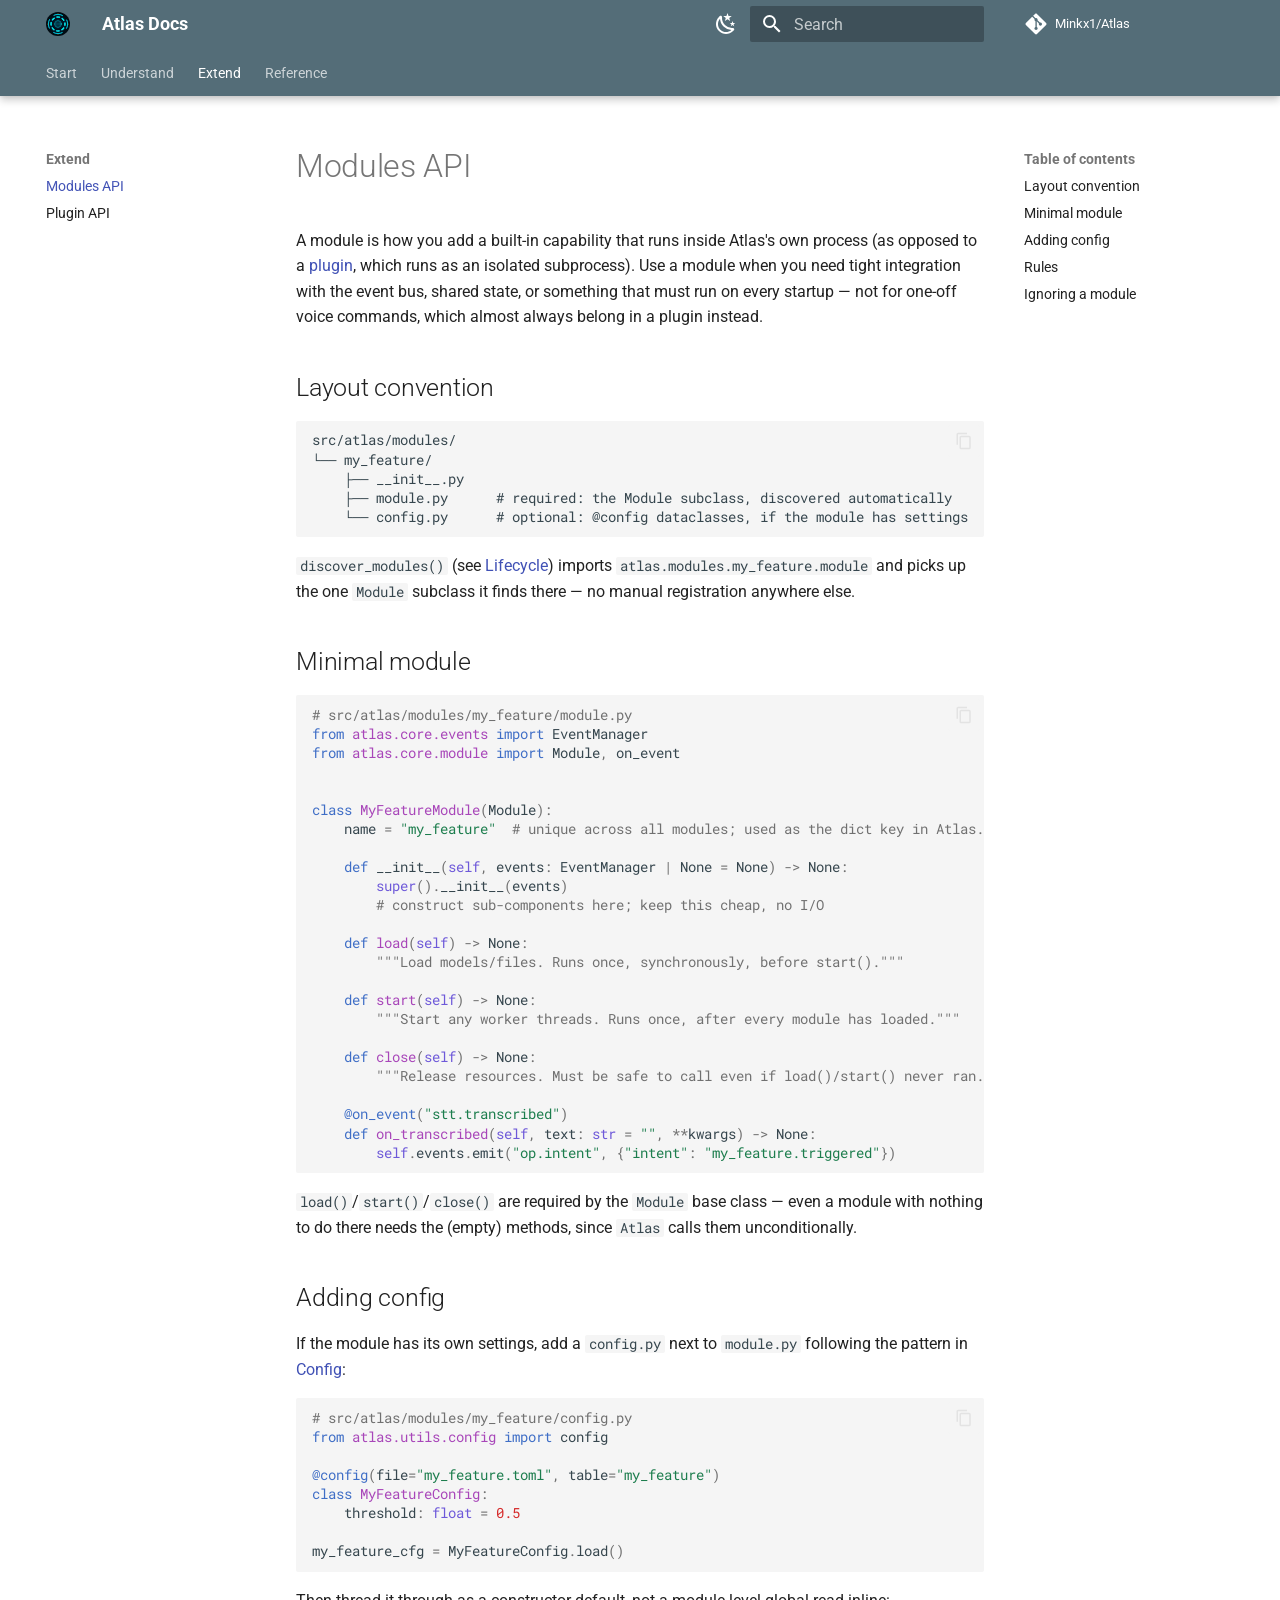
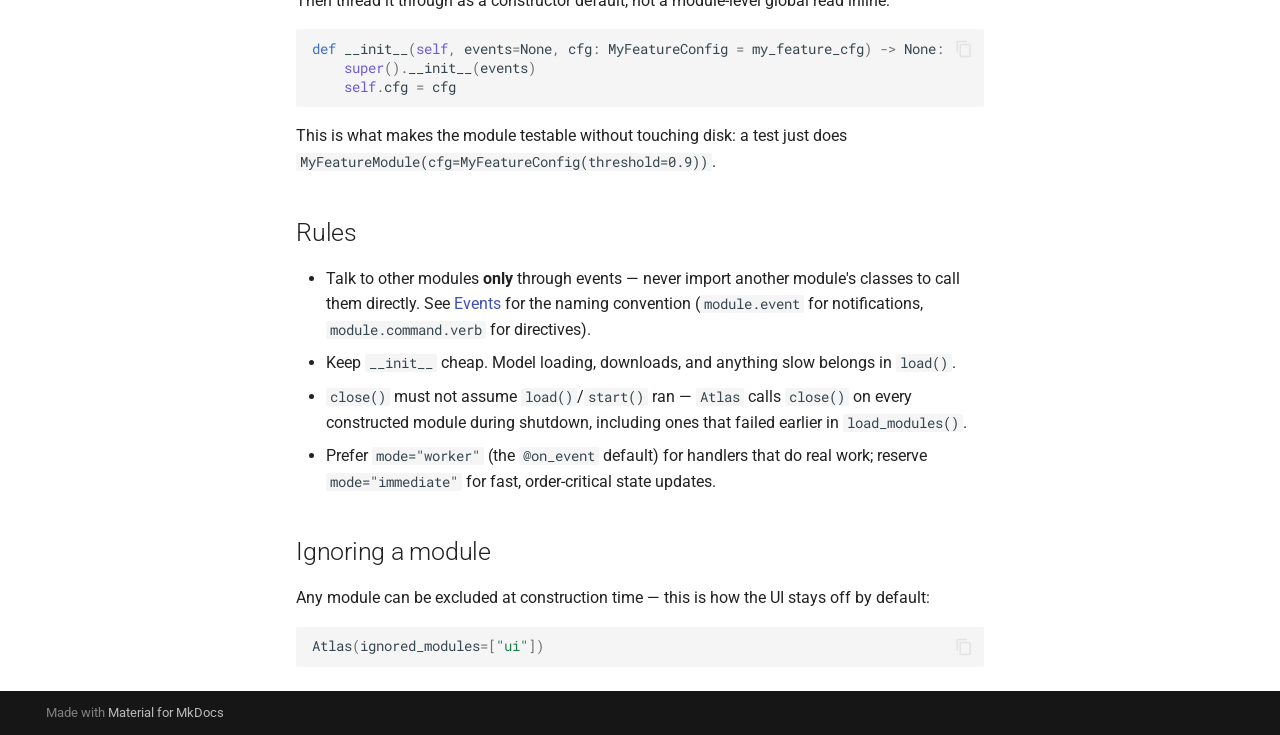
<file: modules-api/index.html>
<!doctype html>
<html lang="en" class="no-js">
  <head>
    
      <meta charset="utf-8">
      <meta name="viewport" content="width=device-width,initial-scale=1">
      
        <meta name="description" content="A fast, AI-powered, fully offline voice assistant.">
      
      
        <meta name="author" content="Minkx1">
      
      
        <link rel="canonical" href="https://minkx1.github.io/Atlas/modules-api/">
      
      
        <link rel="prev" href="../architecture/lifecycle/">
      
      
        <link rel="next" href="../plugins/">
      
      
        
      
      
      <link rel="icon" href="../assets/atlas.svg">
      <meta name="generator" content="mkdocs-1.6.1, mkdocs-material-9.7.7">
    
    
      
        <title>Modules API - Atlas Docs</title>
      
    
    
      <link rel="stylesheet" href="../assets/stylesheets/main.ec1eaa64.min.css">
      
        
        <link rel="stylesheet" href="../assets/stylesheets/palette.ab4e12ef.min.css">
      
      


    
    
      
    
    
      
        
        
        <link rel="preconnect" href="https://fonts.gstatic.com" crossorigin>
        <link rel="stylesheet" href="https://fonts.googleapis.com/css?family=Roboto:300,300i,400,400i,700,700i%7CRoboto+Mono:400,400i,700,700i&display=fallback">
        <style>:root{--md-text-font:"Roboto";--md-code-font:"Roboto Mono"}</style>
      
    
    
      <link rel="stylesheet" href="../assets/docs.css">
    
    <script>__md_scope=new URL("..",location),__md_hash=e=>[...e].reduce(((e,_)=>(e<<5)-e+_.charCodeAt(0)),0),__md_get=(e,_=localStorage,t=__md_scope)=>JSON.parse(_.getItem(t.pathname+"."+e)),__md_set=(e,_,t=localStorage,a=__md_scope)=>{try{t.setItem(a.pathname+"."+e,JSON.stringify(_))}catch(e){}}</script>
    
      

    
    
  </head>
  
  
    
    
      
    
    
    
    
    <body dir="ltr" data-md-color-scheme="default" data-md-color-primary="blue-grey" data-md-color-accent="amber">
  
    
    <input class="md-toggle" data-md-toggle="drawer" type="checkbox" id="__drawer" autocomplete="off">
    <input class="md-toggle" data-md-toggle="search" type="checkbox" id="__search" autocomplete="off">
    <label class="md-overlay" for="__drawer"></label>
    <div data-md-component="skip">
      
        
        <a href="#modules-api" class="md-skip">
          Skip to content
        </a>
      
    </div>
    <div data-md-component="announce">
      
    </div>
    
    
      

  

<header class="md-header md-header--shadow md-header--lifted" data-md-component="header">
  <nav class="md-header__inner md-grid" aria-label="Header">
    <a href=".." title="Atlas Docs" class="md-header__button md-logo" aria-label="Atlas Docs" data-md-component="logo">
      
  <img src="../assets/atlas.svg" alt="logo">

    </a>
    <label class="md-header__button md-icon" for="__drawer">
      
      <svg xmlns="http://www.w3.org/2000/svg" viewBox="0 0 24 24"><path d="M3 6h18v2H3zm0 5h18v2H3zm0 5h18v2H3z"/></svg>
    </label>
    <div class="md-header__title" data-md-component="header-title">
      <div class="md-header__ellipsis">
        <div class="md-header__topic">
          <span class="md-ellipsis">
            Atlas Docs
          </span>
        </div>
        <div class="md-header__topic" data-md-component="header-topic">
          <span class="md-ellipsis">
            
              Modules API
            
          </span>
        </div>
      </div>
    </div>
    
      
        <form class="md-header__option" data-md-component="palette">
  
    
    
    
    <input class="md-option" data-md-color-media="(prefers-color-scheme: light)" data-md-color-scheme="default" data-md-color-primary="blue-grey" data-md-color-accent="amber"  aria-label="Switch to dark mode"  type="radio" name="__palette" id="__palette_0">
    
      <label class="md-header__button md-icon" title="Switch to dark mode" for="__palette_1" hidden>
        <svg xmlns="http://www.w3.org/2000/svg" viewBox="0 0 24 24"><path d="m17.75 4.09-2.53 1.94.91 3.06-2.63-1.81-2.63 1.81.91-3.06-2.53-1.94L12.44 4l1.06-3 1.06 3zm3.5 6.91-1.64 1.25.59 1.98-1.7-1.17-1.7 1.17.59-1.98L15.75 11l2.06-.05L18.5 9l.69 1.95zm-2.28 4.95c.83-.08 1.72 1.1 1.19 1.85-.32.45-.66.87-1.08 1.27C15.17 23 8.84 23 4.94 19.07c-3.91-3.9-3.91-10.24 0-14.14.4-.4.82-.76 1.27-1.08.75-.53 1.93.36 1.85 1.19-.27 2.86.69 5.83 2.89 8.02a9.96 9.96 0 0 0 8.02 2.89m-1.64 2.02a12.08 12.08 0 0 1-7.8-3.47c-2.17-2.19-3.33-5-3.49-7.82-2.81 3.14-2.7 7.96.31 10.98 3.02 3.01 7.84 3.12 10.98.31"/></svg>
      </label>
    
  
    
    
    
    <input class="md-option" data-md-color-media="(prefers-color-scheme: dark)" data-md-color-scheme="slate" data-md-color-primary="blue-grey" data-md-color-accent="amber"  aria-label="Switch to light mode"  type="radio" name="__palette" id="__palette_1">
    
      <label class="md-header__button md-icon" title="Switch to light mode" for="__palette_0" hidden>
        <svg xmlns="http://www.w3.org/2000/svg" viewBox="0 0 24 24"><path d="M12 7a5 5 0 0 1 5 5 5 5 0 0 1-5 5 5 5 0 0 1-5-5 5 5 0 0 1 5-5m0 2a3 3 0 0 0-3 3 3 3 0 0 0 3 3 3 3 0 0 0 3-3 3 3 0 0 0-3-3m0-7 2.39 3.42C13.65 5.15 12.84 5 12 5s-1.65.15-2.39.42zM3.34 7l4.16-.35A7.2 7.2 0 0 0 5.94 8.5c-.44.74-.69 1.5-.83 2.29zm.02 10 1.76-3.77a7.131 7.131 0 0 0 2.38 4.14zM20.65 7l-1.77 3.79a7.02 7.02 0 0 0-2.38-4.15zm-.01 10-4.14.36c.59-.51 1.12-1.14 1.54-1.86.42-.73.69-1.5.83-2.29zM12 22l-2.41-3.44c.74.27 1.55.44 2.41.44.82 0 1.63-.17 2.37-.44z"/></svg>
      </label>
    
  
</form>
      
    
    
      <script>var palette=__md_get("__palette");if(palette&&palette.color){if("(prefers-color-scheme)"===palette.color.media){var media=matchMedia("(prefers-color-scheme: light)"),input=document.querySelector(media.matches?"[data-md-color-media='(prefers-color-scheme: light)']":"[data-md-color-media='(prefers-color-scheme: dark)']");palette.color.media=input.getAttribute("data-md-color-media"),palette.color.scheme=input.getAttribute("data-md-color-scheme"),palette.color.primary=input.getAttribute("data-md-color-primary"),palette.color.accent=input.getAttribute("data-md-color-accent")}for(var[key,value]of Object.entries(palette.color))document.body.setAttribute("data-md-color-"+key,value)}</script>
    
    
    
      
      
        <label class="md-header__button md-icon" for="__search">
          
          <svg xmlns="http://www.w3.org/2000/svg" viewBox="0 0 24 24"><path d="M9.5 3A6.5 6.5 0 0 1 16 9.5c0 1.61-.59 3.09-1.56 4.23l.27.27h.79l5 5-1.5 1.5-5-5v-.79l-.27-.27A6.52 6.52 0 0 1 9.5 16 6.5 6.5 0 0 1 3 9.5 6.5 6.5 0 0 1 9.5 3m0 2C7 5 5 7 5 9.5S7 14 9.5 14 14 12 14 9.5 12 5 9.5 5"/></svg>
        </label>
        <div class="md-search" data-md-component="search" role="dialog">
  <label class="md-search__overlay" for="__search"></label>
  <div class="md-search__inner" role="search">
    <form class="md-search__form" name="search">
      <input type="text" class="md-search__input" name="query" aria-label="Search" placeholder="Search" autocapitalize="off" autocorrect="off" autocomplete="off" spellcheck="false" data-md-component="search-query" required>
      <label class="md-search__icon md-icon" for="__search">
        
        <svg xmlns="http://www.w3.org/2000/svg" viewBox="0 0 24 24"><path d="M9.5 3A6.5 6.5 0 0 1 16 9.5c0 1.61-.59 3.09-1.56 4.23l.27.27h.79l5 5-1.5 1.5-5-5v-.79l-.27-.27A6.52 6.52 0 0 1 9.5 16 6.5 6.5 0 0 1 3 9.5 6.5 6.5 0 0 1 9.5 3m0 2C7 5 5 7 5 9.5S7 14 9.5 14 14 12 14 9.5 12 5 9.5 5"/></svg>
        
        <svg xmlns="http://www.w3.org/2000/svg" viewBox="0 0 24 24"><path d="M20 11v2H8l5.5 5.5-1.42 1.42L4.16 12l7.92-7.92L13.5 5.5 8 11z"/></svg>
      </label>
      <nav class="md-search__options" aria-label="Search">
        
        <button type="reset" class="md-search__icon md-icon" title="Clear" aria-label="Clear" tabindex="-1">
          
          <svg xmlns="http://www.w3.org/2000/svg" viewBox="0 0 24 24"><path d="M19 6.41 17.59 5 12 10.59 6.41 5 5 6.41 10.59 12 5 17.59 6.41 19 12 13.41 17.59 19 19 17.59 13.41 12z"/></svg>
        </button>
      </nav>
      
        <div class="md-search__suggest" data-md-component="search-suggest"></div>
      
    </form>
    <div class="md-search__output">
      <div class="md-search__scrollwrap" tabindex="0" data-md-scrollfix>
        <div class="md-search-result" data-md-component="search-result">
          <div class="md-search-result__meta">
            Initializing search
          </div>
          <ol class="md-search-result__list" role="presentation"></ol>
        </div>
      </div>
    </div>
  </div>
</div>
      
    
    
      <div class="md-header__source">
        <a href="https://github.com/Minkx1/Atlas" title="Go to repository" class="md-source" data-md-component="source">
  <div class="md-source__icon md-icon">
    
    <svg xmlns="http://www.w3.org/2000/svg" viewBox="0 0 448 512"><!--! Font Awesome Free 7.1.0 by @fontawesome - https://fontawesome.com License - https://fontawesome.com/license/free (Icons: CC BY 4.0, Fonts: SIL OFL 1.1, Code: MIT License) Copyright 2025 Fonticons, Inc.--><path d="M439.6 236.1 244 40.5c-5.4-5.5-12.8-8.5-20.4-8.5s-15 3-20.4 8.4L162.5 81l51.5 51.5c27.1-9.1 52.7 16.8 43.4 43.7l49.7 49.7c34.2-11.8 61.2 31 35.5 56.7-26.5 26.5-70.2-2.9-56-37.3L240.3 199v121.9c25.3 12.5 22.3 41.8 9.1 55-6.4 6.4-15.2 10.1-24.3 10.1s-17.8-3.6-24.3-10.1c-17.6-17.6-11.1-46.9 11.2-56v-123c-20.8-8.5-24.6-30.7-18.6-45L142.6 101 8.5 235.1C3 240.6 0 247.9 0 255.5s3 15 8.5 20.4l195.6 195.7c5.4 5.4 12.7 8.4 20.4 8.4s15-3 20.4-8.4l194.7-194.7c5.4-5.4 8.4-12.8 8.4-20.4s-3-15-8.4-20.4"/></svg>
  </div>
  <div class="md-source__repository">
    Minkx1/Atlas
  </div>
</a>
      </div>
    
  </nav>
  
    
      
<nav class="md-tabs" aria-label="Tabs" data-md-component="tabs">
  <div class="md-grid">
    <ul class="md-tabs__list">
      
        
  
  
  
  
    
    
      <li class="md-tabs__item">
        <a href=".." class="md-tabs__link">
          
  
  
  Start

        </a>
      </li>
    
  

      
        
  
  
  
  
    
    
      <li class="md-tabs__item">
        <a href="../architecture/overview/" class="md-tabs__link">
          
  
  
  Understand

        </a>
      </li>
    
  

      
        
  
  
  
    
  
  
    
    
      <li class="md-tabs__item md-tabs__item--active">
        <a href="./" class="md-tabs__link">
          
  
  
  Extend

        </a>
      </li>
    
  

      
        
  
  
  
  
    
    
      <li class="md-tabs__item">
        <a href="../config-reference/" class="md-tabs__link">
          
  
  
  Reference

        </a>
      </li>
    
  

      
    </ul>
  </div>
</nav>
    
  
</header>
    
    <div class="md-container" data-md-component="container">
      
      
        
      
      <main class="md-main" data-md-component="main">
        <div class="md-main__inner md-grid">
          
            
              
              <div class="md-sidebar md-sidebar--primary" data-md-component="sidebar" data-md-type="navigation" >
                <div class="md-sidebar__scrollwrap">
                  <div class="md-sidebar__inner">
                    


  


<nav class="md-nav md-nav--primary md-nav--lifted" aria-label="Navigation" data-md-level="0">
  <label class="md-nav__title" for="__drawer">
    <a href=".." title="Atlas Docs" class="md-nav__button md-logo" aria-label="Atlas Docs" data-md-component="logo">
      
  <img src="../assets/atlas.svg" alt="logo">

    </a>
    Atlas Docs
  </label>
  
    <div class="md-nav__source">
      <a href="https://github.com/Minkx1/Atlas" title="Go to repository" class="md-source" data-md-component="source">
  <div class="md-source__icon md-icon">
    
    <svg xmlns="http://www.w3.org/2000/svg" viewBox="0 0 448 512"><!--! Font Awesome Free 7.1.0 by @fontawesome - https://fontawesome.com License - https://fontawesome.com/license/free (Icons: CC BY 4.0, Fonts: SIL OFL 1.1, Code: MIT License) Copyright 2025 Fonticons, Inc.--><path d="M439.6 236.1 244 40.5c-5.4-5.5-12.8-8.5-20.4-8.5s-15 3-20.4 8.4L162.5 81l51.5 51.5c27.1-9.1 52.7 16.8 43.4 43.7l49.7 49.7c34.2-11.8 61.2 31 35.5 56.7-26.5 26.5-70.2-2.9-56-37.3L240.3 199v121.9c25.3 12.5 22.3 41.8 9.1 55-6.4 6.4-15.2 10.1-24.3 10.1s-17.8-3.6-24.3-10.1c-17.6-17.6-11.1-46.9 11.2-56v-123c-20.8-8.5-24.6-30.7-18.6-45L142.6 101 8.5 235.1C3 240.6 0 247.9 0 255.5s3 15 8.5 20.4l195.6 195.7c5.4 5.4 12.7 8.4 20.4 8.4s15-3 20.4-8.4l194.7-194.7c5.4-5.4 8.4-12.8 8.4-20.4s-3-15-8.4-20.4"/></svg>
  </div>
  <div class="md-source__repository">
    Minkx1/Atlas
  </div>
</a>
    </div>
  
  <ul class="md-nav__list" data-md-scrollfix>
    
      
      
  
  
  
  
    
    
    
    
      
      
        
      
    
    
    <li class="md-nav__item md-nav__item--nested">
      
        
        
        <input class="md-nav__toggle md-toggle " type="checkbox" id="__nav_1" >
        
          
          <label class="md-nav__link" for="__nav_1" id="__nav_1_label" tabindex="0">
            
  
  
  <span class="md-ellipsis">
    
  
    Start
  

    
  </span>
  
  

            <span class="md-nav__icon md-icon"></span>
          </label>
        
        <nav class="md-nav" data-md-level="1" aria-labelledby="__nav_1_label" aria-expanded="false">
          <label class="md-nav__title" for="__nav_1">
            <span class="md-nav__icon md-icon"></span>
            
  
    Start
  

          </label>
          <ul class="md-nav__list" data-md-scrollfix>
            
              
                
  
  
  
  
    <li class="md-nav__item">
      <a href=".." class="md-nav__link">
        
  
  
  <span class="md-ellipsis">
    
  
    Overview
  

    
  </span>
  
  

      </a>
    </li>
  

              
            
              
                
  
  
  
  
    <li class="md-nav__item">
      <a href="../installation/" class="md-nav__link">
        
  
  
  <span class="md-ellipsis">
    
  
    Installation
  

    
  </span>
  
  

      </a>
    </li>
  

              
            
          </ul>
        </nav>
      
    </li>
  

    
      
      
  
  
  
  
    
    
    
    
      
      
        
      
    
    
    <li class="md-nav__item md-nav__item--nested">
      
        
        
        <input class="md-nav__toggle md-toggle " type="checkbox" id="__nav_2" >
        
          
          <label class="md-nav__link" for="__nav_2" id="__nav_2_label" tabindex="0">
            
  
  
  <span class="md-ellipsis">
    
  
    Understand
  

    
  </span>
  
  

            <span class="md-nav__icon md-icon"></span>
          </label>
        
        <nav class="md-nav" data-md-level="1" aria-labelledby="__nav_2_label" aria-expanded="false">
          <label class="md-nav__title" for="__nav_2">
            <span class="md-nav__icon md-icon"></span>
            
  
    Understand
  

          </label>
          <ul class="md-nav__list" data-md-scrollfix>
            
              
                
  
  
  
  
    <li class="md-nav__item">
      <a href="../architecture/overview/" class="md-nav__link">
        
  
  
  <span class="md-ellipsis">
    
  
    Overview
  

    
  </span>
  
  

      </a>
    </li>
  

              
            
              
                
  
  
  
  
    <li class="md-nav__item">
      <a href="../architecture/events/" class="md-nav__link">
        
  
  
  <span class="md-ellipsis">
    
  
    Events
  

    
  </span>
  
  

      </a>
    </li>
  

              
            
              
                
  
  
  
  
    <li class="md-nav__item">
      <a href="../architecture/config/" class="md-nav__link">
        
  
  
  <span class="md-ellipsis">
    
  
    Config
  

    
  </span>
  
  

      </a>
    </li>
  

              
            
              
                
  
  
  
  
    <li class="md-nav__item">
      <a href="../architecture/lifecycle/" class="md-nav__link">
        
  
  
  <span class="md-ellipsis">
    
  
    Lifecycle
  

    
  </span>
  
  

      </a>
    </li>
  

              
            
          </ul>
        </nav>
      
    </li>
  

    
      
      
  
  
    
  
  
  
    
    
    
    
      
        
        
      
      
        
      
    
    
    <li class="md-nav__item md-nav__item--active md-nav__item--section md-nav__item--nested">
      
        
        
        <input class="md-nav__toggle md-toggle " type="checkbox" id="__nav_3" checked>
        
          
          <label class="md-nav__link" for="__nav_3" id="__nav_3_label" tabindex="">
            
  
  
  <span class="md-ellipsis">
    
  
    Extend
  

    
  </span>
  
  

            <span class="md-nav__icon md-icon"></span>
          </label>
        
        <nav class="md-nav" data-md-level="1" aria-labelledby="__nav_3_label" aria-expanded="true">
          <label class="md-nav__title" for="__nav_3">
            <span class="md-nav__icon md-icon"></span>
            
  
    Extend
  

          </label>
          <ul class="md-nav__list" data-md-scrollfix>
            
              
                
  
  
    
  
  
  
    <li class="md-nav__item md-nav__item--active">
      
      <input class="md-nav__toggle md-toggle" type="checkbox" id="__toc">
      
      
        
      
      
        <label class="md-nav__link md-nav__link--active" for="__toc">
          
  
  
  <span class="md-ellipsis">
    
  
    Modules API
  

    
  </span>
  
  

          <span class="md-nav__icon md-icon"></span>
        </label>
      
      <a href="./" class="md-nav__link md-nav__link--active">
        
  
  
  <span class="md-ellipsis">
    
  
    Modules API
  

    
  </span>
  
  

      </a>
      
        

<nav class="md-nav md-nav--secondary" aria-label="Table of contents">
  
  
  
    
  
  
    <label class="md-nav__title" for="__toc">
      <span class="md-nav__icon md-icon"></span>
      Table of contents
    </label>
    <ul class="md-nav__list" data-md-component="toc" data-md-scrollfix>
      
        <li class="md-nav__item">
  <a href="#layout-convention" class="md-nav__link">
    <span class="md-ellipsis">
      
        Layout convention
      
    </span>
  </a>
  
</li>
      
        <li class="md-nav__item">
  <a href="#minimal-module" class="md-nav__link">
    <span class="md-ellipsis">
      
        Minimal module
      
    </span>
  </a>
  
</li>
      
        <li class="md-nav__item">
  <a href="#adding-config" class="md-nav__link">
    <span class="md-ellipsis">
      
        Adding config
      
    </span>
  </a>
  
</li>
      
        <li class="md-nav__item">
  <a href="#rules" class="md-nav__link">
    <span class="md-ellipsis">
      
        Rules
      
    </span>
  </a>
  
</li>
      
        <li class="md-nav__item">
  <a href="#ignoring-a-module" class="md-nav__link">
    <span class="md-ellipsis">
      
        Ignoring a module
      
    </span>
  </a>
  
</li>
      
    </ul>
  
</nav>
      
    </li>
  

              
            
              
                
  
  
  
  
    <li class="md-nav__item">
      <a href="../plugins/" class="md-nav__link">
        
  
  
  <span class="md-ellipsis">
    
  
    Plugin API
  

    
  </span>
  
  

      </a>
    </li>
  

              
            
          </ul>
        </nav>
      
    </li>
  

    
      
      
  
  
  
  
    
    
    
    
      
      
        
      
    
    
    <li class="md-nav__item md-nav__item--nested">
      
        
        
        <input class="md-nav__toggle md-toggle " type="checkbox" id="__nav_4" >
        
          
          <label class="md-nav__link" for="__nav_4" id="__nav_4_label" tabindex="0">
            
  
  
  <span class="md-ellipsis">
    
  
    Reference
  

    
  </span>
  
  

            <span class="md-nav__icon md-icon"></span>
          </label>
        
        <nav class="md-nav" data-md-level="1" aria-labelledby="__nav_4_label" aria-expanded="false">
          <label class="md-nav__title" for="__nav_4">
            <span class="md-nav__icon md-icon"></span>
            
  
    Reference
  

          </label>
          <ul class="md-nav__list" data-md-scrollfix>
            
              
                
  
  
  
  
    <li class="md-nav__item">
      <a href="../config-reference/" class="md-nav__link">
        
  
  
  <span class="md-ellipsis">
    
  
    Config
  

    
  </span>
  
  

      </a>
    </li>
  

              
            
          </ul>
        </nav>
      
    </li>
  

    
  </ul>
</nav>
                  </div>
                </div>
              </div>
            
            
              
              <div class="md-sidebar md-sidebar--secondary" data-md-component="sidebar" data-md-type="toc" >
                <div class="md-sidebar__scrollwrap">
                  <div class="md-sidebar__inner">
                    

<nav class="md-nav md-nav--secondary" aria-label="Table of contents">
  
  
  
    
  
  
    <label class="md-nav__title" for="__toc">
      <span class="md-nav__icon md-icon"></span>
      Table of contents
    </label>
    <ul class="md-nav__list" data-md-component="toc" data-md-scrollfix>
      
        <li class="md-nav__item">
  <a href="#layout-convention" class="md-nav__link">
    <span class="md-ellipsis">
      
        Layout convention
      
    </span>
  </a>
  
</li>
      
        <li class="md-nav__item">
  <a href="#minimal-module" class="md-nav__link">
    <span class="md-ellipsis">
      
        Minimal module
      
    </span>
  </a>
  
</li>
      
        <li class="md-nav__item">
  <a href="#adding-config" class="md-nav__link">
    <span class="md-ellipsis">
      
        Adding config
      
    </span>
  </a>
  
</li>
      
        <li class="md-nav__item">
  <a href="#rules" class="md-nav__link">
    <span class="md-ellipsis">
      
        Rules
      
    </span>
  </a>
  
</li>
      
        <li class="md-nav__item">
  <a href="#ignoring-a-module" class="md-nav__link">
    <span class="md-ellipsis">
      
        Ignoring a module
      
    </span>
  </a>
  
</li>
      
    </ul>
  
</nav>
                  </div>
                </div>
              </div>
            
          
          
            <div class="md-content" data-md-component="content">
              
              <article class="md-content__inner md-typeset">
                
                  


  
  


<h1 id="modules-api">Modules API</h1>
<p>A module is how you add a built-in capability that runs inside Atlas's own
process (as opposed to a <a href="../plugins/">plugin</a>, which runs as an isolated
subprocess). Use a module when you need tight integration with the event bus,
shared state, or something that must run on every startup — not for
one-off voice commands, which almost always belong in a plugin instead.</p>
<h2 id="layout-convention">Layout convention</h2>
<div class="highlight"><pre><span></span><code><a id="__codelineno-0-1" name="__codelineno-0-1" href="#__codelineno-0-1"></a>src/atlas/modules/
<a id="__codelineno-0-2" name="__codelineno-0-2" href="#__codelineno-0-2"></a>└── my_feature/
<a id="__codelineno-0-3" name="__codelineno-0-3" href="#__codelineno-0-3"></a>    ├── __init__.py
<a id="__codelineno-0-4" name="__codelineno-0-4" href="#__codelineno-0-4"></a>    ├── module.py      # required: the Module subclass, discovered automatically
<a id="__codelineno-0-5" name="__codelineno-0-5" href="#__codelineno-0-5"></a>    └── config.py      # optional: @config dataclasses, if the module has settings
</code></pre></div>
<p><code>discover_modules()</code> (see <a href="../architecture/lifecycle/">Lifecycle</a>) imports
<code>atlas.modules.my_feature.module</code> and picks up the one <code>Module</code> subclass it
finds there — no manual registration anywhere else.</p>
<h2 id="minimal-module">Minimal module</h2>
<div class="highlight"><pre><span></span><code><a id="__codelineno-1-1" name="__codelineno-1-1" href="#__codelineno-1-1"></a><span class="c1"># src/atlas/modules/my_feature/module.py</span>
<a id="__codelineno-1-2" name="__codelineno-1-2" href="#__codelineno-1-2"></a><span class="kn">from</span><span class="w"> </span><span class="nn">atlas.core.events</span><span class="w"> </span><span class="kn">import</span> <span class="n">EventManager</span>
<a id="__codelineno-1-3" name="__codelineno-1-3" href="#__codelineno-1-3"></a><span class="kn">from</span><span class="w"> </span><span class="nn">atlas.core.module</span><span class="w"> </span><span class="kn">import</span> <span class="n">Module</span><span class="p">,</span> <span class="n">on_event</span>
<a id="__codelineno-1-4" name="__codelineno-1-4" href="#__codelineno-1-4"></a>
<a id="__codelineno-1-5" name="__codelineno-1-5" href="#__codelineno-1-5"></a>
<a id="__codelineno-1-6" name="__codelineno-1-6" href="#__codelineno-1-6"></a><span class="k">class</span><span class="w"> </span><span class="nc">MyFeatureModule</span><span class="p">(</span><span class="n">Module</span><span class="p">):</span>
<a id="__codelineno-1-7" name="__codelineno-1-7" href="#__codelineno-1-7"></a>    <span class="n">name</span> <span class="o">=</span> <span class="s2">"my_feature"</span>  <span class="c1"># unique across all modules; used as the dict key in Atlas.modules</span>
<a id="__codelineno-1-8" name="__codelineno-1-8" href="#__codelineno-1-8"></a>
<a id="__codelineno-1-9" name="__codelineno-1-9" href="#__codelineno-1-9"></a>    <span class="k">def</span><span class="w"> </span><span class="fm">__init__</span><span class="p">(</span><span class="bp">self</span><span class="p">,</span> <span class="n">events</span><span class="p">:</span> <span class="n">EventManager</span> <span class="o">|</span> <span class="kc">None</span> <span class="o">=</span> <span class="kc">None</span><span class="p">)</span> <span class="o">-&gt;</span> <span class="kc">None</span><span class="p">:</span>
<a id="__codelineno-1-10" name="__codelineno-1-10" href="#__codelineno-1-10"></a>        <span class="nb">super</span><span class="p">()</span><span class="o">.</span><span class="fm">__init__</span><span class="p">(</span><span class="n">events</span><span class="p">)</span>
<a id="__codelineno-1-11" name="__codelineno-1-11" href="#__codelineno-1-11"></a>        <span class="c1"># construct sub-components here; keep this cheap, no I/O</span>
<a id="__codelineno-1-12" name="__codelineno-1-12" href="#__codelineno-1-12"></a>
<a id="__codelineno-1-13" name="__codelineno-1-13" href="#__codelineno-1-13"></a>    <span class="k">def</span><span class="w"> </span><span class="nf">load</span><span class="p">(</span><span class="bp">self</span><span class="p">)</span> <span class="o">-&gt;</span> <span class="kc">None</span><span class="p">:</span>
<a id="__codelineno-1-14" name="__codelineno-1-14" href="#__codelineno-1-14"></a><span class="w">        </span><span class="sd">"""Load models/files. Runs once, synchronously, before start()."""</span>
<a id="__codelineno-1-15" name="__codelineno-1-15" href="#__codelineno-1-15"></a>
<a id="__codelineno-1-16" name="__codelineno-1-16" href="#__codelineno-1-16"></a>    <span class="k">def</span><span class="w"> </span><span class="nf">start</span><span class="p">(</span><span class="bp">self</span><span class="p">)</span> <span class="o">-&gt;</span> <span class="kc">None</span><span class="p">:</span>
<a id="__codelineno-1-17" name="__codelineno-1-17" href="#__codelineno-1-17"></a><span class="w">        </span><span class="sd">"""Start any worker threads. Runs once, after every module has loaded."""</span>
<a id="__codelineno-1-18" name="__codelineno-1-18" href="#__codelineno-1-18"></a>
<a id="__codelineno-1-19" name="__codelineno-1-19" href="#__codelineno-1-19"></a>    <span class="k">def</span><span class="w"> </span><span class="nf">close</span><span class="p">(</span><span class="bp">self</span><span class="p">)</span> <span class="o">-&gt;</span> <span class="kc">None</span><span class="p">:</span>
<a id="__codelineno-1-20" name="__codelineno-1-20" href="#__codelineno-1-20"></a><span class="w">        </span><span class="sd">"""Release resources. Must be safe to call even if load()/start() never ran."""</span>
<a id="__codelineno-1-21" name="__codelineno-1-21" href="#__codelineno-1-21"></a>
<a id="__codelineno-1-22" name="__codelineno-1-22" href="#__codelineno-1-22"></a>    <span class="nd">@on_event</span><span class="p">(</span><span class="s2">"stt.transcribed"</span><span class="p">)</span>
<a id="__codelineno-1-23" name="__codelineno-1-23" href="#__codelineno-1-23"></a>    <span class="k">def</span><span class="w"> </span><span class="nf">on_transcribed</span><span class="p">(</span><span class="bp">self</span><span class="p">,</span> <span class="n">text</span><span class="p">:</span> <span class="nb">str</span> <span class="o">=</span> <span class="s2">""</span><span class="p">,</span> <span class="o">**</span><span class="n">kwargs</span><span class="p">)</span> <span class="o">-&gt;</span> <span class="kc">None</span><span class="p">:</span>
<a id="__codelineno-1-24" name="__codelineno-1-24" href="#__codelineno-1-24"></a>        <span class="bp">self</span><span class="o">.</span><span class="n">events</span><span class="o">.</span><span class="n">emit</span><span class="p">(</span><span class="s2">"op.intent"</span><span class="p">,</span> <span class="p">{</span><span class="s2">"intent"</span><span class="p">:</span> <span class="s2">"my_feature.triggered"</span><span class="p">})</span>
</code></pre></div>
<p><code>load()</code>/<code>start()</code>/<code>close()</code> are required by the <code>Module</code> base class — even a
module with nothing to do there needs the (empty) methods, since <code>Atlas</code>
calls them unconditionally.</p>
<h2 id="adding-config">Adding config</h2>
<p>If the module has its own settings, add a <code>config.py</code> next to <code>module.py</code>
following the pattern in <a href="../architecture/config/">Config</a>:</p>
<div class="highlight"><pre><span></span><code><a id="__codelineno-2-1" name="__codelineno-2-1" href="#__codelineno-2-1"></a><span class="c1"># src/atlas/modules/my_feature/config.py</span>
<a id="__codelineno-2-2" name="__codelineno-2-2" href="#__codelineno-2-2"></a><span class="kn">from</span><span class="w"> </span><span class="nn">atlas.utils.config</span><span class="w"> </span><span class="kn">import</span> <span class="n">config</span>
<a id="__codelineno-2-3" name="__codelineno-2-3" href="#__codelineno-2-3"></a>
<a id="__codelineno-2-4" name="__codelineno-2-4" href="#__codelineno-2-4"></a><span class="nd">@config</span><span class="p">(</span><span class="n">file</span><span class="o">=</span><span class="s2">"my_feature.toml"</span><span class="p">,</span> <span class="n">table</span><span class="o">=</span><span class="s2">"my_feature"</span><span class="p">)</span>
<a id="__codelineno-2-5" name="__codelineno-2-5" href="#__codelineno-2-5"></a><span class="k">class</span><span class="w"> </span><span class="nc">MyFeatureConfig</span><span class="p">:</span>
<a id="__codelineno-2-6" name="__codelineno-2-6" href="#__codelineno-2-6"></a>    <span class="n">threshold</span><span class="p">:</span> <span class="nb">float</span> <span class="o">=</span> <span class="mf">0.5</span>
<a id="__codelineno-2-7" name="__codelineno-2-7" href="#__codelineno-2-7"></a>
<a id="__codelineno-2-8" name="__codelineno-2-8" href="#__codelineno-2-8"></a><span class="n">my_feature_cfg</span> <span class="o">=</span> <span class="n">MyFeatureConfig</span><span class="o">.</span><span class="n">load</span><span class="p">()</span>
</code></pre></div>
<p>Then thread it through as a constructor default, not a module-level global
read inline:</p>
<div class="highlight"><pre><span></span><code><a id="__codelineno-3-1" name="__codelineno-3-1" href="#__codelineno-3-1"></a><span class="k">def</span><span class="w"> </span><span class="fm">__init__</span><span class="p">(</span><span class="bp">self</span><span class="p">,</span> <span class="n">events</span><span class="o">=</span><span class="kc">None</span><span class="p">,</span> <span class="n">cfg</span><span class="p">:</span> <span class="n">MyFeatureConfig</span> <span class="o">=</span> <span class="n">my_feature_cfg</span><span class="p">)</span> <span class="o">-&gt;</span> <span class="kc">None</span><span class="p">:</span>
<a id="__codelineno-3-2" name="__codelineno-3-2" href="#__codelineno-3-2"></a>    <span class="nb">super</span><span class="p">()</span><span class="o">.</span><span class="fm">__init__</span><span class="p">(</span><span class="n">events</span><span class="p">)</span>
<a id="__codelineno-3-3" name="__codelineno-3-3" href="#__codelineno-3-3"></a>    <span class="bp">self</span><span class="o">.</span><span class="n">cfg</span> <span class="o">=</span> <span class="n">cfg</span>
</code></pre></div>
<p>This is what makes the module testable without touching disk: a test just
does <code>MyFeatureModule(cfg=MyFeatureConfig(threshold=0.9))</code>.</p>
<h2 id="rules">Rules</h2>
<ul>
<li>Talk to other modules <strong>only</strong> through events — never import another
  module's classes to call them directly. See <a href="../architecture/events/">Events</a>
  for the naming convention (<code>module.event</code> for notifications,
  <code>module.command.verb</code> for directives).</li>
<li>Keep <code>__init__</code> cheap. Model loading, downloads, and anything slow belongs
  in <code>load()</code>.</li>
<li><code>close()</code> must not assume <code>load()</code>/<code>start()</code> ran — <code>Atlas</code> calls <code>close()</code>
  on every constructed module during shutdown, including ones that failed
  earlier in <code>load_modules()</code>.</li>
<li>Prefer <code>mode="worker"</code> (the <code>@on_event</code> default) for handlers that do real
  work; reserve <code>mode="immediate"</code> for fast, order-critical state updates.</li>
</ul>
<h2 id="ignoring-a-module">Ignoring a module</h2>
<p>Any module can be excluded at construction time — this is how the UI stays
off by default:</p>
<div class="highlight"><pre><span></span><code><a id="__codelineno-4-1" name="__codelineno-4-1" href="#__codelineno-4-1"></a><span class="n">Atlas</span><span class="p">(</span><span class="n">ignored_modules</span><span class="o">=</span><span class="p">[</span><span class="s2">"ui"</span><span class="p">])</span>
</code></pre></div>












                
              </article>
            </div>
          
          
<script>var target=document.getElementById(location.hash.slice(1));target&&target.name&&(target.checked=target.name.startsWith("__tabbed_"))</script>
        </div>
        
          <button type="button" class="md-top md-icon" data-md-component="top" hidden>
  
  <svg xmlns="http://www.w3.org/2000/svg" viewBox="0 0 24 24"><path d="M13 20h-2V8l-5.5 5.5-1.42-1.42L12 4.16l7.92 7.92-1.42 1.42L13 8z"/></svg>
  Back to top
</button>
        
      </main>
      
        <footer class="md-footer">
  
  <div class="md-footer-meta md-typeset">
    <div class="md-footer-meta__inner md-grid">
      <div class="md-copyright">
  
  
    Made with
    <a href="https://squidfunk.github.io/mkdocs-material/" target="_blank" rel="noopener">
      Material for MkDocs
    </a>
  
</div>
      
    </div>
  </div>
</footer>
      
    </div>
    <div class="md-dialog" data-md-component="dialog">
      <div class="md-dialog__inner md-typeset"></div>
    </div>
    
    
    
      
      
      <script id="__config" type="application/json">{"annotate": null, "base": "..", "features": ["navigation.tabs", "navigation.tabs.sticky", "navigation.instant", "navigation.sections", "navigation.top", "navigation.tracking", "search.suggest", "search.highlight", "content.code.copy"], "search": "../assets/javascripts/workers/search.2c215733.min.js", "tags": null, "translations": {"clipboard.copied": "Copied to clipboard", "clipboard.copy": "Copy to clipboard", "search.result.more.one": "1 more on this page", "search.result.more.other": "# more on this page", "search.result.none": "No matching documents", "search.result.one": "1 matching document", "search.result.other": "# matching documents", "search.result.placeholder": "Type to start searching", "search.result.term.missing": "Missing", "select.version": "Select version"}, "version": null}</script>
    
    
      <script src="../assets/javascripts/bundle.d7400e89.min.js"></script>
      
    
  </body>
</html>
</file>
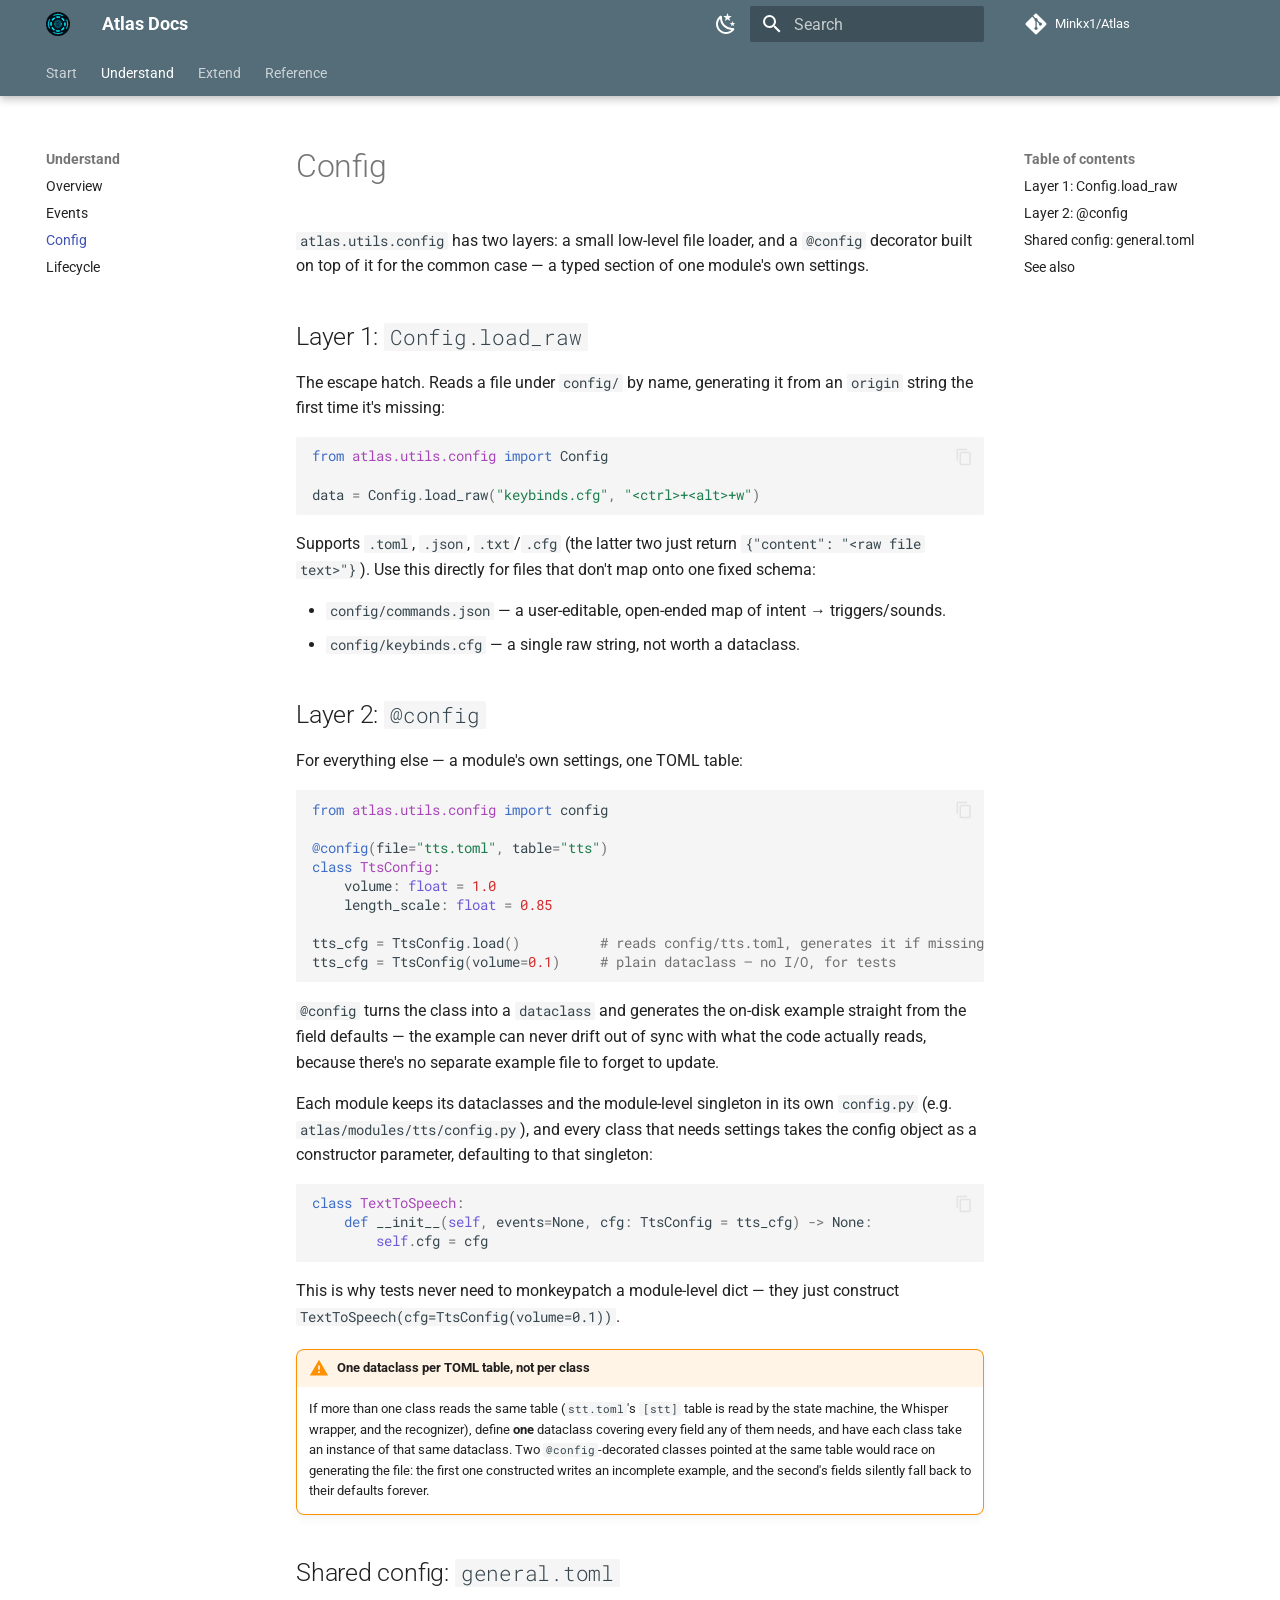
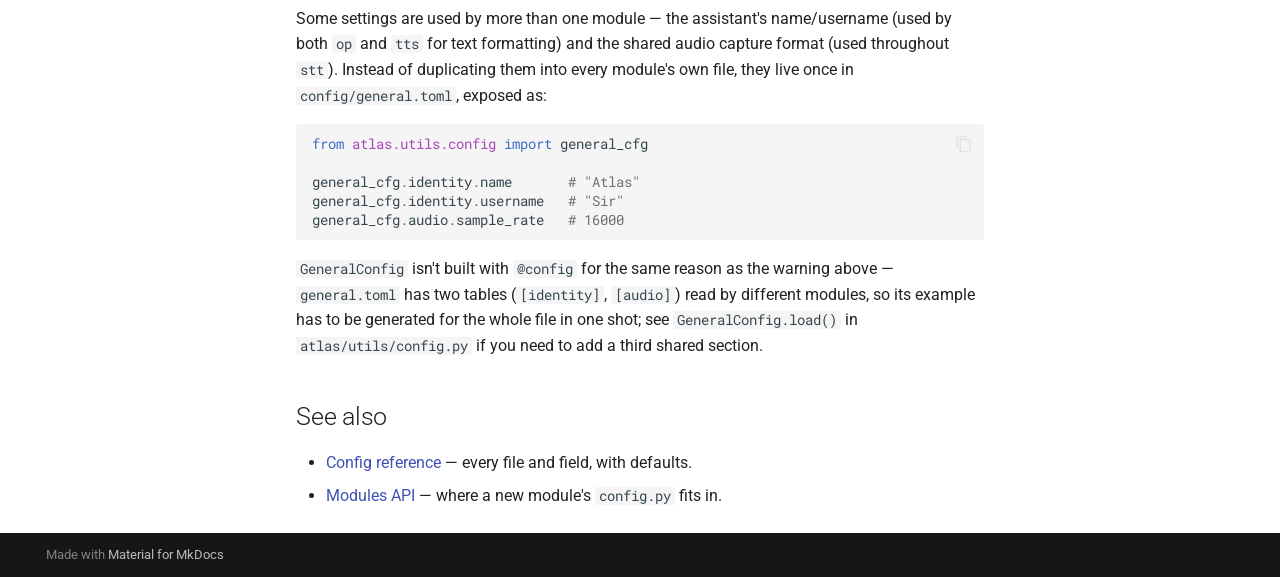
<file: architecture/config/index.html>
<!doctype html>
<html lang="en" class="no-js">
  <head>
    
      <meta charset="utf-8">
      <meta name="viewport" content="width=device-width,initial-scale=1">
      
        <meta name="description" content="A fast, AI-powered, fully offline voice assistant.">
      
      
        <meta name="author" content="Minkx1">
      
      
        <link rel="canonical" href="https://minkx1.github.io/Atlas/architecture/config/">
      
      
        <link rel="prev" href="../events/">
      
      
        <link rel="next" href="../lifecycle/">
      
      
        
      
      
      <link rel="icon" href="../../assets/atlas.svg">
      <meta name="generator" content="mkdocs-1.6.1, mkdocs-material-9.7.7">
    
    
      
        <title>Config - Atlas Docs</title>
      
    
    
      <link rel="stylesheet" href="../../assets/stylesheets/main.ec1eaa64.min.css">
      
        
        <link rel="stylesheet" href="../../assets/stylesheets/palette.ab4e12ef.min.css">
      
      


    
    
      
    
    
      
        
        
        <link rel="preconnect" href="https://fonts.gstatic.com" crossorigin>
        <link rel="stylesheet" href="https://fonts.googleapis.com/css?family=Roboto:300,300i,400,400i,700,700i%7CRoboto+Mono:400,400i,700,700i&display=fallback">
        <style>:root{--md-text-font:"Roboto";--md-code-font:"Roboto Mono"}</style>
      
    
    
      <link rel="stylesheet" href="../../assets/docs.css">
    
    <script>__md_scope=new URL("../..",location),__md_hash=e=>[...e].reduce(((e,_)=>(e<<5)-e+_.charCodeAt(0)),0),__md_get=(e,_=localStorage,t=__md_scope)=>JSON.parse(_.getItem(t.pathname+"."+e)),__md_set=(e,_,t=localStorage,a=__md_scope)=>{try{t.setItem(a.pathname+"."+e,JSON.stringify(_))}catch(e){}}</script>
    
      

    
    
  </head>
  
  
    
    
      
    
    
    
    
    <body dir="ltr" data-md-color-scheme="default" data-md-color-primary="blue-grey" data-md-color-accent="amber">
  
    
    <input class="md-toggle" data-md-toggle="drawer" type="checkbox" id="__drawer" autocomplete="off">
    <input class="md-toggle" data-md-toggle="search" type="checkbox" id="__search" autocomplete="off">
    <label class="md-overlay" for="__drawer"></label>
    <div data-md-component="skip">
      
        
        <a href="#config" class="md-skip">
          Skip to content
        </a>
      
    </div>
    <div data-md-component="announce">
      
    </div>
    
    
      

  

<header class="md-header md-header--shadow md-header--lifted" data-md-component="header">
  <nav class="md-header__inner md-grid" aria-label="Header">
    <a href="../.." title="Atlas Docs" class="md-header__button md-logo" aria-label="Atlas Docs" data-md-component="logo">
      
  <img src="../../assets/atlas.svg" alt="logo">

    </a>
    <label class="md-header__button md-icon" for="__drawer">
      
      <svg xmlns="http://www.w3.org/2000/svg" viewBox="0 0 24 24"><path d="M3 6h18v2H3zm0 5h18v2H3zm0 5h18v2H3z"/></svg>
    </label>
    <div class="md-header__title" data-md-component="header-title">
      <div class="md-header__ellipsis">
        <div class="md-header__topic">
          <span class="md-ellipsis">
            Atlas Docs
          </span>
        </div>
        <div class="md-header__topic" data-md-component="header-topic">
          <span class="md-ellipsis">
            
              Config
            
          </span>
        </div>
      </div>
    </div>
    
      
        <form class="md-header__option" data-md-component="palette">
  
    
    
    
    <input class="md-option" data-md-color-media="(prefers-color-scheme: light)" data-md-color-scheme="default" data-md-color-primary="blue-grey" data-md-color-accent="amber"  aria-label="Switch to dark mode"  type="radio" name="__palette" id="__palette_0">
    
      <label class="md-header__button md-icon" title="Switch to dark mode" for="__palette_1" hidden>
        <svg xmlns="http://www.w3.org/2000/svg" viewBox="0 0 24 24"><path d="m17.75 4.09-2.53 1.94.91 3.06-2.63-1.81-2.63 1.81.91-3.06-2.53-1.94L12.44 4l1.06-3 1.06 3zm3.5 6.91-1.64 1.25.59 1.98-1.7-1.17-1.7 1.17.59-1.98L15.75 11l2.06-.05L18.5 9l.69 1.95zm-2.28 4.95c.83-.08 1.72 1.1 1.19 1.85-.32.45-.66.87-1.08 1.27C15.17 23 8.84 23 4.94 19.07c-3.91-3.9-3.91-10.24 0-14.14.4-.4.82-.76 1.27-1.08.75-.53 1.93.36 1.85 1.19-.27 2.86.69 5.83 2.89 8.02a9.96 9.96 0 0 0 8.02 2.89m-1.64 2.02a12.08 12.08 0 0 1-7.8-3.47c-2.17-2.19-3.33-5-3.49-7.82-2.81 3.14-2.7 7.96.31 10.98 3.02 3.01 7.84 3.12 10.98.31"/></svg>
      </label>
    
  
    
    
    
    <input class="md-option" data-md-color-media="(prefers-color-scheme: dark)" data-md-color-scheme="slate" data-md-color-primary="blue-grey" data-md-color-accent="amber"  aria-label="Switch to light mode"  type="radio" name="__palette" id="__palette_1">
    
      <label class="md-header__button md-icon" title="Switch to light mode" for="__palette_0" hidden>
        <svg xmlns="http://www.w3.org/2000/svg" viewBox="0 0 24 24"><path d="M12 7a5 5 0 0 1 5 5 5 5 0 0 1-5 5 5 5 0 0 1-5-5 5 5 0 0 1 5-5m0 2a3 3 0 0 0-3 3 3 3 0 0 0 3 3 3 3 0 0 0 3-3 3 3 0 0 0-3-3m0-7 2.39 3.42C13.65 5.15 12.84 5 12 5s-1.65.15-2.39.42zM3.34 7l4.16-.35A7.2 7.2 0 0 0 5.94 8.5c-.44.74-.69 1.5-.83 2.29zm.02 10 1.76-3.77a7.131 7.131 0 0 0 2.38 4.14zM20.65 7l-1.77 3.79a7.02 7.02 0 0 0-2.38-4.15zm-.01 10-4.14.36c.59-.51 1.12-1.14 1.54-1.86.42-.73.69-1.5.83-2.29zM12 22l-2.41-3.44c.74.27 1.55.44 2.41.44.82 0 1.63-.17 2.37-.44z"/></svg>
      </label>
    
  
</form>
      
    
    
      <script>var palette=__md_get("__palette");if(palette&&palette.color){if("(prefers-color-scheme)"===palette.color.media){var media=matchMedia("(prefers-color-scheme: light)"),input=document.querySelector(media.matches?"[data-md-color-media='(prefers-color-scheme: light)']":"[data-md-color-media='(prefers-color-scheme: dark)']");palette.color.media=input.getAttribute("data-md-color-media"),palette.color.scheme=input.getAttribute("data-md-color-scheme"),palette.color.primary=input.getAttribute("data-md-color-primary"),palette.color.accent=input.getAttribute("data-md-color-accent")}for(var[key,value]of Object.entries(palette.color))document.body.setAttribute("data-md-color-"+key,value)}</script>
    
    
    
      
      
        <label class="md-header__button md-icon" for="__search">
          
          <svg xmlns="http://www.w3.org/2000/svg" viewBox="0 0 24 24"><path d="M9.5 3A6.5 6.5 0 0 1 16 9.5c0 1.61-.59 3.09-1.56 4.23l.27.27h.79l5 5-1.5 1.5-5-5v-.79l-.27-.27A6.52 6.52 0 0 1 9.5 16 6.5 6.5 0 0 1 3 9.5 6.5 6.5 0 0 1 9.5 3m0 2C7 5 5 7 5 9.5S7 14 9.5 14 14 12 14 9.5 12 5 9.5 5"/></svg>
        </label>
        <div class="md-search" data-md-component="search" role="dialog">
  <label class="md-search__overlay" for="__search"></label>
  <div class="md-search__inner" role="search">
    <form class="md-search__form" name="search">
      <input type="text" class="md-search__input" name="query" aria-label="Search" placeholder="Search" autocapitalize="off" autocorrect="off" autocomplete="off" spellcheck="false" data-md-component="search-query" required>
      <label class="md-search__icon md-icon" for="__search">
        
        <svg xmlns="http://www.w3.org/2000/svg" viewBox="0 0 24 24"><path d="M9.5 3A6.5 6.5 0 0 1 16 9.5c0 1.61-.59 3.09-1.56 4.23l.27.27h.79l5 5-1.5 1.5-5-5v-.79l-.27-.27A6.52 6.52 0 0 1 9.5 16 6.5 6.5 0 0 1 3 9.5 6.5 6.5 0 0 1 9.5 3m0 2C7 5 5 7 5 9.5S7 14 9.5 14 14 12 14 9.5 12 5 9.5 5"/></svg>
        
        <svg xmlns="http://www.w3.org/2000/svg" viewBox="0 0 24 24"><path d="M20 11v2H8l5.5 5.5-1.42 1.42L4.16 12l7.92-7.92L13.5 5.5 8 11z"/></svg>
      </label>
      <nav class="md-search__options" aria-label="Search">
        
        <button type="reset" class="md-search__icon md-icon" title="Clear" aria-label="Clear" tabindex="-1">
          
          <svg xmlns="http://www.w3.org/2000/svg" viewBox="0 0 24 24"><path d="M19 6.41 17.59 5 12 10.59 6.41 5 5 6.41 10.59 12 5 17.59 6.41 19 12 13.41 17.59 19 19 17.59 13.41 12z"/></svg>
        </button>
      </nav>
      
        <div class="md-search__suggest" data-md-component="search-suggest"></div>
      
    </form>
    <div class="md-search__output">
      <div class="md-search__scrollwrap" tabindex="0" data-md-scrollfix>
        <div class="md-search-result" data-md-component="search-result">
          <div class="md-search-result__meta">
            Initializing search
          </div>
          <ol class="md-search-result__list" role="presentation"></ol>
        </div>
      </div>
    </div>
  </div>
</div>
      
    
    
      <div class="md-header__source">
        <a href="https://github.com/Minkx1/Atlas" title="Go to repository" class="md-source" data-md-component="source">
  <div class="md-source__icon md-icon">
    
    <svg xmlns="http://www.w3.org/2000/svg" viewBox="0 0 448 512"><!--! Font Awesome Free 7.1.0 by @fontawesome - https://fontawesome.com License - https://fontawesome.com/license/free (Icons: CC BY 4.0, Fonts: SIL OFL 1.1, Code: MIT License) Copyright 2025 Fonticons, Inc.--><path d="M439.6 236.1 244 40.5c-5.4-5.5-12.8-8.5-20.4-8.5s-15 3-20.4 8.4L162.5 81l51.5 51.5c27.1-9.1 52.7 16.8 43.4 43.7l49.7 49.7c34.2-11.8 61.2 31 35.5 56.7-26.5 26.5-70.2-2.9-56-37.3L240.3 199v121.9c25.3 12.5 22.3 41.8 9.1 55-6.4 6.4-15.2 10.1-24.3 10.1s-17.8-3.6-24.3-10.1c-17.6-17.6-11.1-46.9 11.2-56v-123c-20.8-8.5-24.6-30.7-18.6-45L142.6 101 8.5 235.1C3 240.6 0 247.9 0 255.5s3 15 8.5 20.4l195.6 195.7c5.4 5.4 12.7 8.4 20.4 8.4s15-3 20.4-8.4l194.7-194.7c5.4-5.4 8.4-12.8 8.4-20.4s-3-15-8.4-20.4"/></svg>
  </div>
  <div class="md-source__repository">
    Minkx1/Atlas
  </div>
</a>
      </div>
    
  </nav>
  
    
      
<nav class="md-tabs" aria-label="Tabs" data-md-component="tabs">
  <div class="md-grid">
    <ul class="md-tabs__list">
      
        
  
  
  
  
    
    
      <li class="md-tabs__item">
        <a href="../.." class="md-tabs__link">
          
  
  
  Start

        </a>
      </li>
    
  

      
        
  
  
  
    
  
  
    
    
      <li class="md-tabs__item md-tabs__item--active">
        <a href="../overview/" class="md-tabs__link">
          
  
  
  Understand

        </a>
      </li>
    
  

      
        
  
  
  
  
    
    
      <li class="md-tabs__item">
        <a href="../../modules-api/" class="md-tabs__link">
          
  
  
  Extend

        </a>
      </li>
    
  

      
        
  
  
  
  
    
    
      <li class="md-tabs__item">
        <a href="../../config-reference/" class="md-tabs__link">
          
  
  
  Reference

        </a>
      </li>
    
  

      
    </ul>
  </div>
</nav>
    
  
</header>
    
    <div class="md-container" data-md-component="container">
      
      
        
      
      <main class="md-main" data-md-component="main">
        <div class="md-main__inner md-grid">
          
            
              
              <div class="md-sidebar md-sidebar--primary" data-md-component="sidebar" data-md-type="navigation" >
                <div class="md-sidebar__scrollwrap">
                  <div class="md-sidebar__inner">
                    


  


<nav class="md-nav md-nav--primary md-nav--lifted" aria-label="Navigation" data-md-level="0">
  <label class="md-nav__title" for="__drawer">
    <a href="../.." title="Atlas Docs" class="md-nav__button md-logo" aria-label="Atlas Docs" data-md-component="logo">
      
  <img src="../../assets/atlas.svg" alt="logo">

    </a>
    Atlas Docs
  </label>
  
    <div class="md-nav__source">
      <a href="https://github.com/Minkx1/Atlas" title="Go to repository" class="md-source" data-md-component="source">
  <div class="md-source__icon md-icon">
    
    <svg xmlns="http://www.w3.org/2000/svg" viewBox="0 0 448 512"><!--! Font Awesome Free 7.1.0 by @fontawesome - https://fontawesome.com License - https://fontawesome.com/license/free (Icons: CC BY 4.0, Fonts: SIL OFL 1.1, Code: MIT License) Copyright 2025 Fonticons, Inc.--><path d="M439.6 236.1 244 40.5c-5.4-5.5-12.8-8.5-20.4-8.5s-15 3-20.4 8.4L162.5 81l51.5 51.5c27.1-9.1 52.7 16.8 43.4 43.7l49.7 49.7c34.2-11.8 61.2 31 35.5 56.7-26.5 26.5-70.2-2.9-56-37.3L240.3 199v121.9c25.3 12.5 22.3 41.8 9.1 55-6.4 6.4-15.2 10.1-24.3 10.1s-17.8-3.6-24.3-10.1c-17.6-17.6-11.1-46.9 11.2-56v-123c-20.8-8.5-24.6-30.7-18.6-45L142.6 101 8.5 235.1C3 240.6 0 247.9 0 255.5s3 15 8.5 20.4l195.6 195.7c5.4 5.4 12.7 8.4 20.4 8.4s15-3 20.4-8.4l194.7-194.7c5.4-5.4 8.4-12.8 8.4-20.4s-3-15-8.4-20.4"/></svg>
  </div>
  <div class="md-source__repository">
    Minkx1/Atlas
  </div>
</a>
    </div>
  
  <ul class="md-nav__list" data-md-scrollfix>
    
      
      
  
  
  
  
    
    
    
    
      
      
        
      
    
    
    <li class="md-nav__item md-nav__item--nested">
      
        
        
        <input class="md-nav__toggle md-toggle " type="checkbox" id="__nav_1" >
        
          
          <label class="md-nav__link" for="__nav_1" id="__nav_1_label" tabindex="0">
            
  
  
  <span class="md-ellipsis">
    
  
    Start
  

    
  </span>
  
  

            <span class="md-nav__icon md-icon"></span>
          </label>
        
        <nav class="md-nav" data-md-level="1" aria-labelledby="__nav_1_label" aria-expanded="false">
          <label class="md-nav__title" for="__nav_1">
            <span class="md-nav__icon md-icon"></span>
            
  
    Start
  

          </label>
          <ul class="md-nav__list" data-md-scrollfix>
            
              
                
  
  
  
  
    <li class="md-nav__item">
      <a href="../.." class="md-nav__link">
        
  
  
  <span class="md-ellipsis">
    
  
    Overview
  

    
  </span>
  
  

      </a>
    </li>
  

              
            
              
                
  
  
  
  
    <li class="md-nav__item">
      <a href="../../installation/" class="md-nav__link">
        
  
  
  <span class="md-ellipsis">
    
  
    Installation
  

    
  </span>
  
  

      </a>
    </li>
  

              
            
          </ul>
        </nav>
      
    </li>
  

    
      
      
  
  
    
  
  
  
    
    
    
    
      
        
        
      
      
        
      
    
    
    <li class="md-nav__item md-nav__item--active md-nav__item--section md-nav__item--nested">
      
        
        
        <input class="md-nav__toggle md-toggle " type="checkbox" id="__nav_2" checked>
        
          
          <label class="md-nav__link" for="__nav_2" id="__nav_2_label" tabindex="">
            
  
  
  <span class="md-ellipsis">
    
  
    Understand
  

    
  </span>
  
  

            <span class="md-nav__icon md-icon"></span>
          </label>
        
        <nav class="md-nav" data-md-level="1" aria-labelledby="__nav_2_label" aria-expanded="true">
          <label class="md-nav__title" for="__nav_2">
            <span class="md-nav__icon md-icon"></span>
            
  
    Understand
  

          </label>
          <ul class="md-nav__list" data-md-scrollfix>
            
              
                
  
  
  
  
    <li class="md-nav__item">
      <a href="../overview/" class="md-nav__link">
        
  
  
  <span class="md-ellipsis">
    
  
    Overview
  

    
  </span>
  
  

      </a>
    </li>
  

              
            
              
                
  
  
  
  
    <li class="md-nav__item">
      <a href="../events/" class="md-nav__link">
        
  
  
  <span class="md-ellipsis">
    
  
    Events
  

    
  </span>
  
  

      </a>
    </li>
  

              
            
              
                
  
  
    
  
  
  
    <li class="md-nav__item md-nav__item--active">
      
      <input class="md-nav__toggle md-toggle" type="checkbox" id="__toc">
      
      
        
      
      
        <label class="md-nav__link md-nav__link--active" for="__toc">
          
  
  
  <span class="md-ellipsis">
    
  
    Config
  

    
  </span>
  
  

          <span class="md-nav__icon md-icon"></span>
        </label>
      
      <a href="./" class="md-nav__link md-nav__link--active">
        
  
  
  <span class="md-ellipsis">
    
  
    Config
  

    
  </span>
  
  

      </a>
      
        

<nav class="md-nav md-nav--secondary" aria-label="Table of contents">
  
  
  
    
  
  
    <label class="md-nav__title" for="__toc">
      <span class="md-nav__icon md-icon"></span>
      Table of contents
    </label>
    <ul class="md-nav__list" data-md-component="toc" data-md-scrollfix>
      
        <li class="md-nav__item">
  <a href="#layer-1-configload_raw" class="md-nav__link">
    <span class="md-ellipsis">
      
        Layer 1: Config.load_raw
      
    </span>
  </a>
  
</li>
      
        <li class="md-nav__item">
  <a href="#layer-2-config" class="md-nav__link">
    <span class="md-ellipsis">
      
        Layer 2: @config
      
    </span>
  </a>
  
</li>
      
        <li class="md-nav__item">
  <a href="#shared-config-generaltoml" class="md-nav__link">
    <span class="md-ellipsis">
      
        Shared config: general.toml
      
    </span>
  </a>
  
</li>
      
        <li class="md-nav__item">
  <a href="#see-also" class="md-nav__link">
    <span class="md-ellipsis">
      
        See also
      
    </span>
  </a>
  
</li>
      
    </ul>
  
</nav>
      
    </li>
  

              
            
              
                
  
  
  
  
    <li class="md-nav__item">
      <a href="../lifecycle/" class="md-nav__link">
        
  
  
  <span class="md-ellipsis">
    
  
    Lifecycle
  

    
  </span>
  
  

      </a>
    </li>
  

              
            
          </ul>
        </nav>
      
    </li>
  

    
      
      
  
  
  
  
    
    
    
    
      
      
        
      
    
    
    <li class="md-nav__item md-nav__item--nested">
      
        
        
        <input class="md-nav__toggle md-toggle " type="checkbox" id="__nav_3" >
        
          
          <label class="md-nav__link" for="__nav_3" id="__nav_3_label" tabindex="0">
            
  
  
  <span class="md-ellipsis">
    
  
    Extend
  

    
  </span>
  
  

            <span class="md-nav__icon md-icon"></span>
          </label>
        
        <nav class="md-nav" data-md-level="1" aria-labelledby="__nav_3_label" aria-expanded="false">
          <label class="md-nav__title" for="__nav_3">
            <span class="md-nav__icon md-icon"></span>
            
  
    Extend
  

          </label>
          <ul class="md-nav__list" data-md-scrollfix>
            
              
                
  
  
  
  
    <li class="md-nav__item">
      <a href="../../modules-api/" class="md-nav__link">
        
  
  
  <span class="md-ellipsis">
    
  
    Modules API
  

    
  </span>
  
  

      </a>
    </li>
  

              
            
              
                
  
  
  
  
    <li class="md-nav__item">
      <a href="../../plugins/" class="md-nav__link">
        
  
  
  <span class="md-ellipsis">
    
  
    Plugin API
  

    
  </span>
  
  

      </a>
    </li>
  

              
            
          </ul>
        </nav>
      
    </li>
  

    
      
      
  
  
  
  
    
    
    
    
      
      
        
      
    
    
    <li class="md-nav__item md-nav__item--nested">
      
        
        
        <input class="md-nav__toggle md-toggle " type="checkbox" id="__nav_4" >
        
          
          <label class="md-nav__link" for="__nav_4" id="__nav_4_label" tabindex="0">
            
  
  
  <span class="md-ellipsis">
    
  
    Reference
  

    
  </span>
  
  

            <span class="md-nav__icon md-icon"></span>
          </label>
        
        <nav class="md-nav" data-md-level="1" aria-labelledby="__nav_4_label" aria-expanded="false">
          <label class="md-nav__title" for="__nav_4">
            <span class="md-nav__icon md-icon"></span>
            
  
    Reference
  

          </label>
          <ul class="md-nav__list" data-md-scrollfix>
            
              
                
  
  
  
  
    <li class="md-nav__item">
      <a href="../../config-reference/" class="md-nav__link">
        
  
  
  <span class="md-ellipsis">
    
  
    Config
  

    
  </span>
  
  

      </a>
    </li>
  

              
            
          </ul>
        </nav>
      
    </li>
  

    
  </ul>
</nav>
                  </div>
                </div>
              </div>
            
            
              
              <div class="md-sidebar md-sidebar--secondary" data-md-component="sidebar" data-md-type="toc" >
                <div class="md-sidebar__scrollwrap">
                  <div class="md-sidebar__inner">
                    

<nav class="md-nav md-nav--secondary" aria-label="Table of contents">
  
  
  
    
  
  
    <label class="md-nav__title" for="__toc">
      <span class="md-nav__icon md-icon"></span>
      Table of contents
    </label>
    <ul class="md-nav__list" data-md-component="toc" data-md-scrollfix>
      
        <li class="md-nav__item">
  <a href="#layer-1-configload_raw" class="md-nav__link">
    <span class="md-ellipsis">
      
        Layer 1: Config.load_raw
      
    </span>
  </a>
  
</li>
      
        <li class="md-nav__item">
  <a href="#layer-2-config" class="md-nav__link">
    <span class="md-ellipsis">
      
        Layer 2: @config
      
    </span>
  </a>
  
</li>
      
        <li class="md-nav__item">
  <a href="#shared-config-generaltoml" class="md-nav__link">
    <span class="md-ellipsis">
      
        Shared config: general.toml
      
    </span>
  </a>
  
</li>
      
        <li class="md-nav__item">
  <a href="#see-also" class="md-nav__link">
    <span class="md-ellipsis">
      
        See also
      
    </span>
  </a>
  
</li>
      
    </ul>
  
</nav>
                  </div>
                </div>
              </div>
            
          
          
            <div class="md-content" data-md-component="content">
              
              <article class="md-content__inner md-typeset">
                
                  


  
  


<h1 id="config">Config</h1>
<p><code>atlas.utils.config</code> has two layers: a small low-level file loader, and a
<code>@config</code> decorator built on top of it for the common case — a typed section
of one module's own settings.</p>
<h2 id="layer-1-configload_raw">Layer 1: <code>Config.load_raw</code></h2>
<p>The escape hatch. Reads a file under <code>config/</code> by name, generating it from an
<code>origin</code> string the first time it's missing:</p>
<div class="highlight"><pre><span></span><code><a id="__codelineno-0-1" name="__codelineno-0-1" href="#__codelineno-0-1"></a><span class="kn">from</span><span class="w"> </span><span class="nn">atlas.utils.config</span><span class="w"> </span><span class="kn">import</span> <span class="n">Config</span>
<a id="__codelineno-0-2" name="__codelineno-0-2" href="#__codelineno-0-2"></a>
<a id="__codelineno-0-3" name="__codelineno-0-3" href="#__codelineno-0-3"></a><span class="n">data</span> <span class="o">=</span> <span class="n">Config</span><span class="o">.</span><span class="n">load_raw</span><span class="p">(</span><span class="s2">"keybinds.cfg"</span><span class="p">,</span> <span class="s2">"&lt;ctrl&gt;+&lt;alt&gt;+w"</span><span class="p">)</span>
</code></pre></div>
<p>Supports <code>.toml</code>, <code>.json</code>, <code>.txt</code>/<code>.cfg</code> (the latter two just return
<code>{"content": "&lt;raw file text&gt;"}</code>). Use this directly for files that don't map
onto one fixed schema:</p>
<ul>
<li><code>config/commands.json</code> — a user-editable, open-ended map of intent → triggers/sounds.</li>
<li><code>config/keybinds.cfg</code> — a single raw string, not worth a dataclass.</li>
</ul>
<h2 id="layer-2-config">Layer 2: <code>@config</code></h2>
<p>For everything else — a module's own settings, one TOML table:</p>
<div class="highlight"><pre><span></span><code><a id="__codelineno-1-1" name="__codelineno-1-1" href="#__codelineno-1-1"></a><span class="kn">from</span><span class="w"> </span><span class="nn">atlas.utils.config</span><span class="w"> </span><span class="kn">import</span> <span class="n">config</span>
<a id="__codelineno-1-2" name="__codelineno-1-2" href="#__codelineno-1-2"></a>
<a id="__codelineno-1-3" name="__codelineno-1-3" href="#__codelineno-1-3"></a><span class="nd">@config</span><span class="p">(</span><span class="n">file</span><span class="o">=</span><span class="s2">"tts.toml"</span><span class="p">,</span> <span class="n">table</span><span class="o">=</span><span class="s2">"tts"</span><span class="p">)</span>
<a id="__codelineno-1-4" name="__codelineno-1-4" href="#__codelineno-1-4"></a><span class="k">class</span><span class="w"> </span><span class="nc">TtsConfig</span><span class="p">:</span>
<a id="__codelineno-1-5" name="__codelineno-1-5" href="#__codelineno-1-5"></a>    <span class="n">volume</span><span class="p">:</span> <span class="nb">float</span> <span class="o">=</span> <span class="mf">1.0</span>
<a id="__codelineno-1-6" name="__codelineno-1-6" href="#__codelineno-1-6"></a>    <span class="n">length_scale</span><span class="p">:</span> <span class="nb">float</span> <span class="o">=</span> <span class="mf">0.85</span>
<a id="__codelineno-1-7" name="__codelineno-1-7" href="#__codelineno-1-7"></a>
<a id="__codelineno-1-8" name="__codelineno-1-8" href="#__codelineno-1-8"></a><span class="n">tts_cfg</span> <span class="o">=</span> <span class="n">TtsConfig</span><span class="o">.</span><span class="n">load</span><span class="p">()</span>          <span class="c1"># reads config/tts.toml, generates it if missing</span>
<a id="__codelineno-1-9" name="__codelineno-1-9" href="#__codelineno-1-9"></a><span class="n">tts_cfg</span> <span class="o">=</span> <span class="n">TtsConfig</span><span class="p">(</span><span class="n">volume</span><span class="o">=</span><span class="mf">0.1</span><span class="p">)</span>     <span class="c1"># plain dataclass — no I/O, for tests</span>
</code></pre></div>
<p><code>@config</code> turns the class into a <code>dataclass</code> and generates the on-disk example
straight from the field defaults — the example can never drift out of sync
with what the code actually reads, because there's no separate example file
to forget to update.</p>
<p>Each module keeps its dataclasses and the module-level singleton in its own
<code>config.py</code> (e.g. <code>atlas/modules/tts/config.py</code>), and every class that needs
settings takes the config object as a constructor parameter, defaulting to
that singleton:</p>
<div class="highlight"><pre><span></span><code><a id="__codelineno-2-1" name="__codelineno-2-1" href="#__codelineno-2-1"></a><span class="k">class</span><span class="w"> </span><span class="nc">TextToSpeech</span><span class="p">:</span>
<a id="__codelineno-2-2" name="__codelineno-2-2" href="#__codelineno-2-2"></a>    <span class="k">def</span><span class="w"> </span><span class="fm">__init__</span><span class="p">(</span><span class="bp">self</span><span class="p">,</span> <span class="n">events</span><span class="o">=</span><span class="kc">None</span><span class="p">,</span> <span class="n">cfg</span><span class="p">:</span> <span class="n">TtsConfig</span> <span class="o">=</span> <span class="n">tts_cfg</span><span class="p">)</span> <span class="o">-&gt;</span> <span class="kc">None</span><span class="p">:</span>
<a id="__codelineno-2-3" name="__codelineno-2-3" href="#__codelineno-2-3"></a>        <span class="bp">self</span><span class="o">.</span><span class="n">cfg</span> <span class="o">=</span> <span class="n">cfg</span>
</code></pre></div>
<p>This is why tests never need to monkeypatch a module-level dict — they just
construct <code>TextToSpeech(cfg=TtsConfig(volume=0.1))</code>.</p>
<div class="admonition warning">
<p class="admonition-title">One dataclass per TOML table, not per class</p>
<p>If more than one class reads the same table (<code>stt.toml</code>'s <code>[stt]</code> table is
read by the state machine, the Whisper wrapper, and the recognizer), define
<strong>one</strong> dataclass covering every field any of them needs, and have each
class take an instance of that same dataclass. Two <code>@config</code>-decorated
classes pointed at the same table would race on generating the file: the
first one constructed writes an incomplete example, and the second's
fields silently fall back to their defaults forever.</p>
</div>
<h2 id="shared-config-generaltoml">Shared config: <code>general.toml</code></h2>
<p>Some settings are used by more than one module — the assistant's name/username
(used by both <code>op</code> and <code>tts</code> for text formatting) and the shared audio capture
format (used throughout <code>stt</code>). Instead of duplicating them into every
module's own file, they live once in <code>config/general.toml</code>, exposed as:</p>
<div class="highlight"><pre><span></span><code><a id="__codelineno-3-1" name="__codelineno-3-1" href="#__codelineno-3-1"></a><span class="kn">from</span><span class="w"> </span><span class="nn">atlas.utils.config</span><span class="w"> </span><span class="kn">import</span> <span class="n">general_cfg</span>
<a id="__codelineno-3-2" name="__codelineno-3-2" href="#__codelineno-3-2"></a>
<a id="__codelineno-3-3" name="__codelineno-3-3" href="#__codelineno-3-3"></a><span class="n">general_cfg</span><span class="o">.</span><span class="n">identity</span><span class="o">.</span><span class="n">name</span>       <span class="c1"># "Atlas"</span>
<a id="__codelineno-3-4" name="__codelineno-3-4" href="#__codelineno-3-4"></a><span class="n">general_cfg</span><span class="o">.</span><span class="n">identity</span><span class="o">.</span><span class="n">username</span>   <span class="c1"># "Sir"</span>
<a id="__codelineno-3-5" name="__codelineno-3-5" href="#__codelineno-3-5"></a><span class="n">general_cfg</span><span class="o">.</span><span class="n">audio</span><span class="o">.</span><span class="n">sample_rate</span>   <span class="c1"># 16000</span>
</code></pre></div>
<p><code>GeneralConfig</code> isn't built with <code>@config</code> for the same reason as the warning
above — <code>general.toml</code> has two tables (<code>[identity]</code>, <code>[audio]</code>) read by
different modules, so its example has to be generated for the whole file in
one shot; see <code>GeneralConfig.load()</code> in <code>atlas/utils/config.py</code> if you need to
add a third shared section.</p>
<h2 id="see-also">See also</h2>
<ul>
<li><a href="../../config-reference/">Config reference</a> — every file and field, with defaults.</li>
<li><a href="../../modules-api/">Modules API</a> — where a new module's <code>config.py</code> fits in.</li>
</ul>












                
              </article>
            </div>
          
          
<script>var target=document.getElementById(location.hash.slice(1));target&&target.name&&(target.checked=target.name.startsWith("__tabbed_"))</script>
        </div>
        
          <button type="button" class="md-top md-icon" data-md-component="top" hidden>
  
  <svg xmlns="http://www.w3.org/2000/svg" viewBox="0 0 24 24"><path d="M13 20h-2V8l-5.5 5.5-1.42-1.42L12 4.16l7.92 7.92-1.42 1.42L13 8z"/></svg>
  Back to top
</button>
        
      </main>
      
        <footer class="md-footer">
  
  <div class="md-footer-meta md-typeset">
    <div class="md-footer-meta__inner md-grid">
      <div class="md-copyright">
  
  
    Made with
    <a href="https://squidfunk.github.io/mkdocs-material/" target="_blank" rel="noopener">
      Material for MkDocs
    </a>
  
</div>
      
    </div>
  </div>
</footer>
      
    </div>
    <div class="md-dialog" data-md-component="dialog">
      <div class="md-dialog__inner md-typeset"></div>
    </div>
    
    
    
      
      
      <script id="__config" type="application/json">{"annotate": null, "base": "../..", "features": ["navigation.tabs", "navigation.tabs.sticky", "navigation.instant", "navigation.sections", "navigation.top", "navigation.tracking", "search.suggest", "search.highlight", "content.code.copy"], "search": "../../assets/javascripts/workers/search.2c215733.min.js", "tags": null, "translations": {"clipboard.copied": "Copied to clipboard", "clipboard.copy": "Copy to clipboard", "search.result.more.one": "1 more on this page", "search.result.more.other": "# more on this page", "search.result.none": "No matching documents", "search.result.one": "1 matching document", "search.result.other": "# matching documents", "search.result.placeholder": "Type to start searching", "search.result.term.missing": "Missing", "select.version": "Select version"}, "version": null}</script>
    
    
      <script src="../../assets/javascripts/bundle.d7400e89.min.js"></script>
      
    
  </body>
</html>
</file>
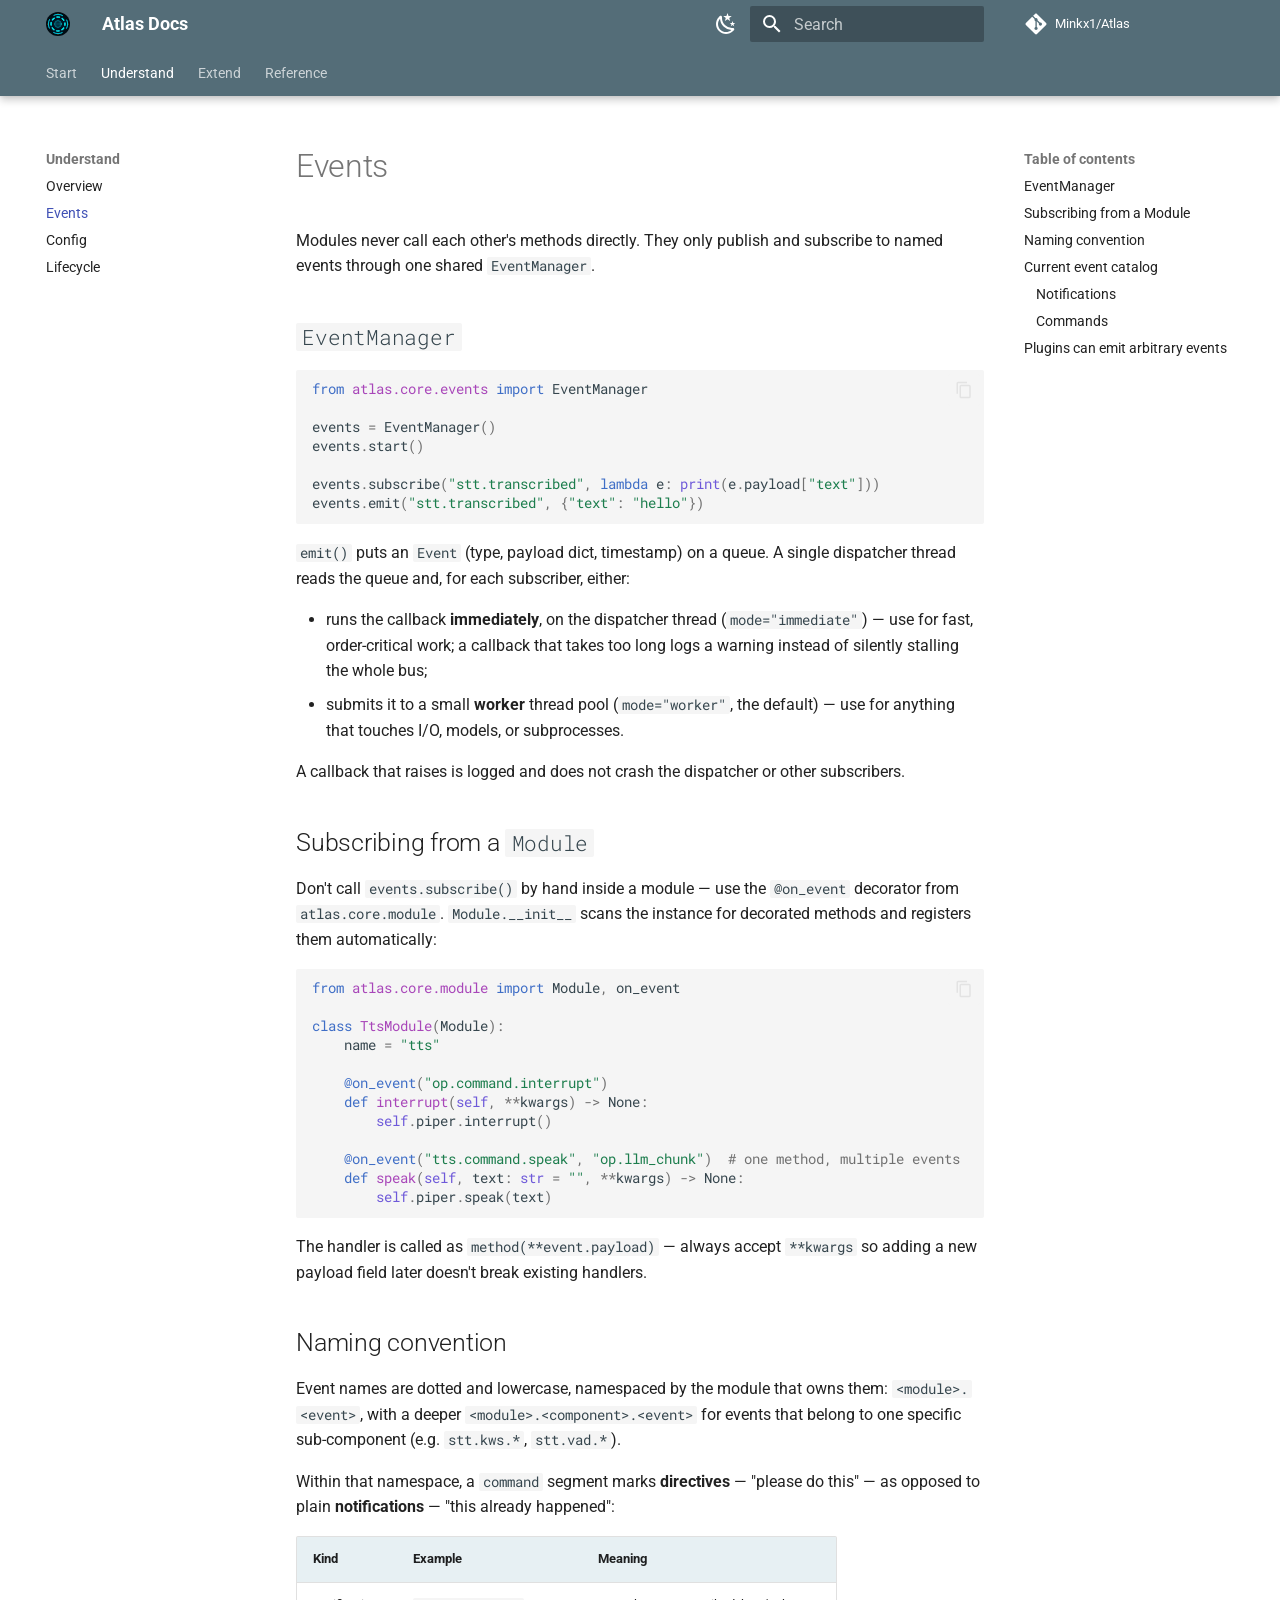
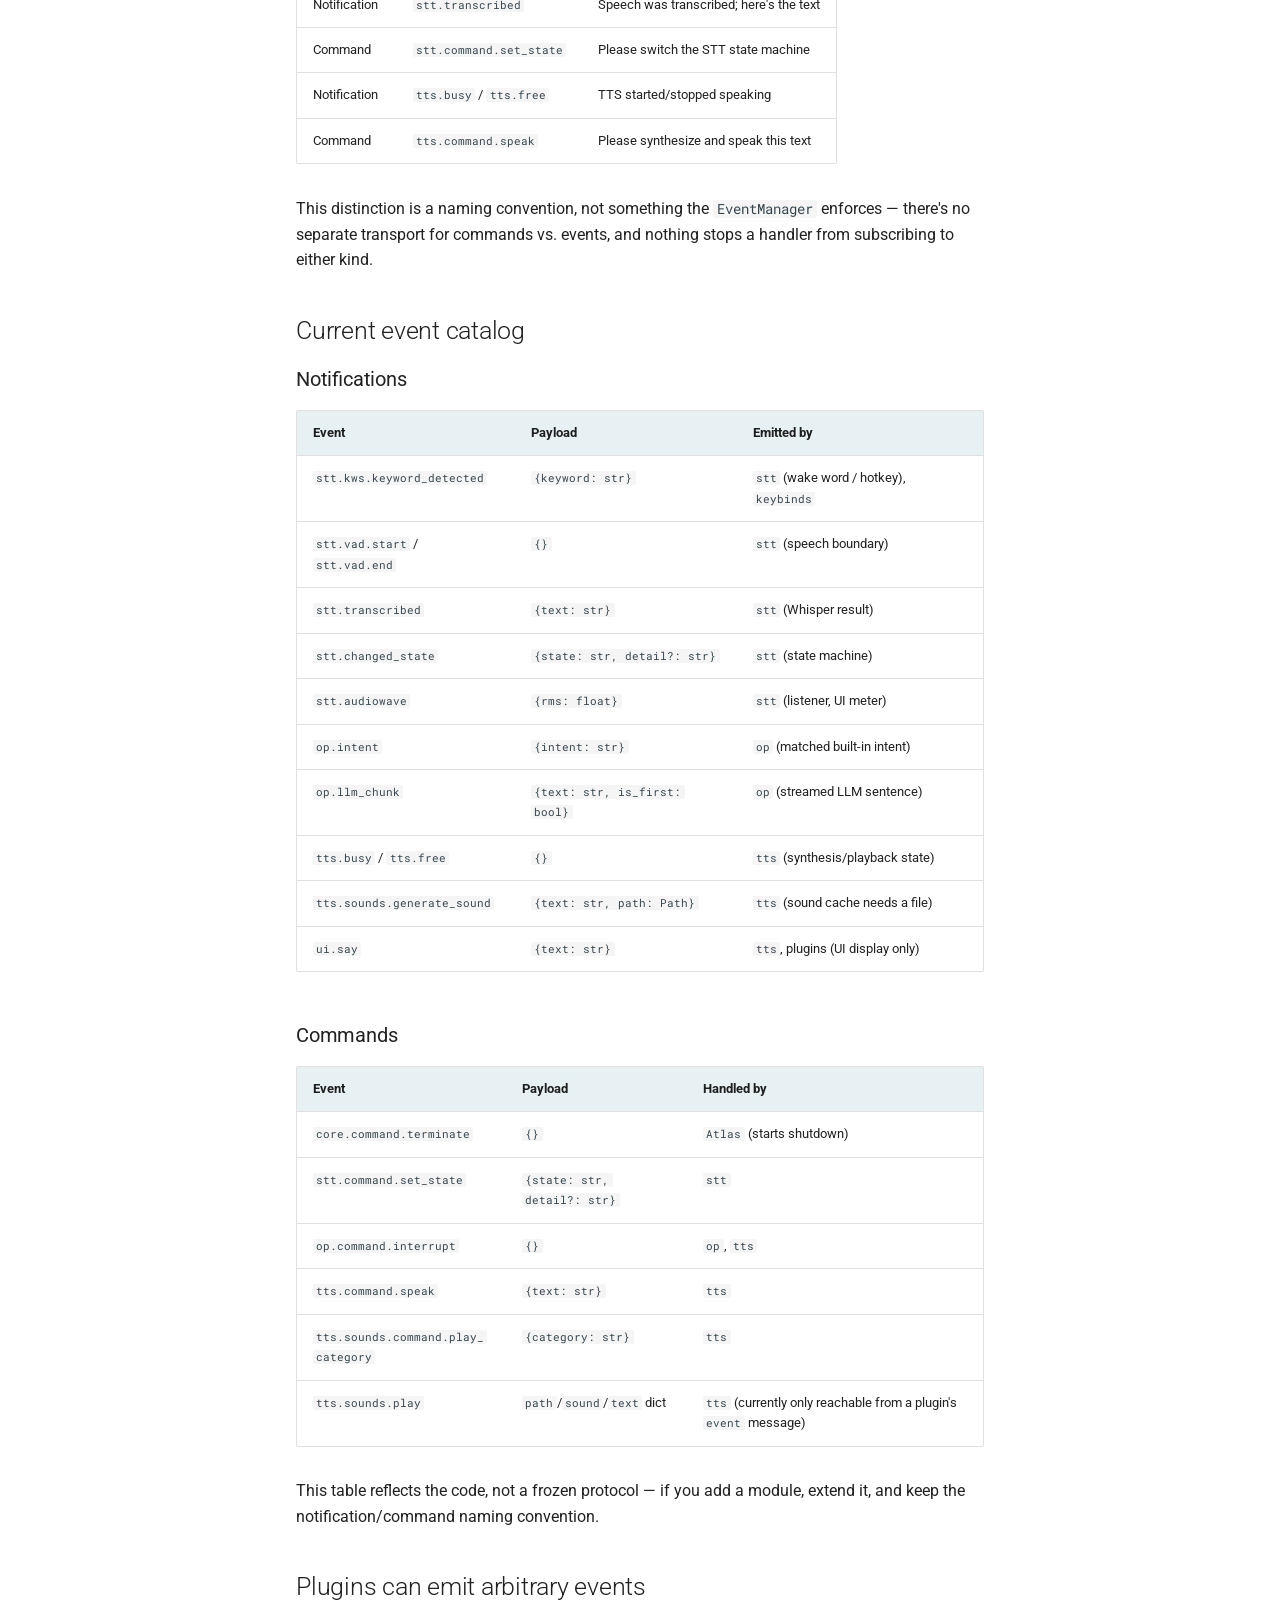
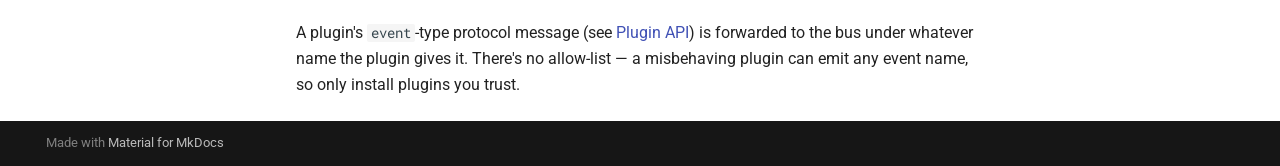
<file: architecture/events/index.html>
<!doctype html>
<html lang="en" class="no-js">
  <head>
    
      <meta charset="utf-8">
      <meta name="viewport" content="width=device-width,initial-scale=1">
      
        <meta name="description" content="A fast, AI-powered, fully offline voice assistant.">
      
      
        <meta name="author" content="Minkx1">
      
      
        <link rel="canonical" href="https://minkx1.github.io/Atlas/architecture/events/">
      
      
        <link rel="prev" href="../overview/">
      
      
        <link rel="next" href="../config/">
      
      
        
      
      
      <link rel="icon" href="../../assets/atlas.svg">
      <meta name="generator" content="mkdocs-1.6.1, mkdocs-material-9.7.7">
    
    
      
        <title>Events - Atlas Docs</title>
      
    
    
      <link rel="stylesheet" href="../../assets/stylesheets/main.ec1eaa64.min.css">
      
        
        <link rel="stylesheet" href="../../assets/stylesheets/palette.ab4e12ef.min.css">
      
      


    
    
      
    
    
      
        
        
        <link rel="preconnect" href="https://fonts.gstatic.com" crossorigin>
        <link rel="stylesheet" href="https://fonts.googleapis.com/css?family=Roboto:300,300i,400,400i,700,700i%7CRoboto+Mono:400,400i,700,700i&display=fallback">
        <style>:root{--md-text-font:"Roboto";--md-code-font:"Roboto Mono"}</style>
      
    
    
      <link rel="stylesheet" href="../../assets/docs.css">
    
    <script>__md_scope=new URL("../..",location),__md_hash=e=>[...e].reduce(((e,_)=>(e<<5)-e+_.charCodeAt(0)),0),__md_get=(e,_=localStorage,t=__md_scope)=>JSON.parse(_.getItem(t.pathname+"."+e)),__md_set=(e,_,t=localStorage,a=__md_scope)=>{try{t.setItem(a.pathname+"."+e,JSON.stringify(_))}catch(e){}}</script>
    
      

    
    
  </head>
  
  
    
    
      
    
    
    
    
    <body dir="ltr" data-md-color-scheme="default" data-md-color-primary="blue-grey" data-md-color-accent="amber">
  
    
    <input class="md-toggle" data-md-toggle="drawer" type="checkbox" id="__drawer" autocomplete="off">
    <input class="md-toggle" data-md-toggle="search" type="checkbox" id="__search" autocomplete="off">
    <label class="md-overlay" for="__drawer"></label>
    <div data-md-component="skip">
      
        
        <a href="#events" class="md-skip">
          Skip to content
        </a>
      
    </div>
    <div data-md-component="announce">
      
    </div>
    
    
      

  

<header class="md-header md-header--shadow md-header--lifted" data-md-component="header">
  <nav class="md-header__inner md-grid" aria-label="Header">
    <a href="../.." title="Atlas Docs" class="md-header__button md-logo" aria-label="Atlas Docs" data-md-component="logo">
      
  <img src="../../assets/atlas.svg" alt="logo">

    </a>
    <label class="md-header__button md-icon" for="__drawer">
      
      <svg xmlns="http://www.w3.org/2000/svg" viewBox="0 0 24 24"><path d="M3 6h18v2H3zm0 5h18v2H3zm0 5h18v2H3z"/></svg>
    </label>
    <div class="md-header__title" data-md-component="header-title">
      <div class="md-header__ellipsis">
        <div class="md-header__topic">
          <span class="md-ellipsis">
            Atlas Docs
          </span>
        </div>
        <div class="md-header__topic" data-md-component="header-topic">
          <span class="md-ellipsis">
            
              Events
            
          </span>
        </div>
      </div>
    </div>
    
      
        <form class="md-header__option" data-md-component="palette">
  
    
    
    
    <input class="md-option" data-md-color-media="(prefers-color-scheme: light)" data-md-color-scheme="default" data-md-color-primary="blue-grey" data-md-color-accent="amber"  aria-label="Switch to dark mode"  type="radio" name="__palette" id="__palette_0">
    
      <label class="md-header__button md-icon" title="Switch to dark mode" for="__palette_1" hidden>
        <svg xmlns="http://www.w3.org/2000/svg" viewBox="0 0 24 24"><path d="m17.75 4.09-2.53 1.94.91 3.06-2.63-1.81-2.63 1.81.91-3.06-2.53-1.94L12.44 4l1.06-3 1.06 3zm3.5 6.91-1.64 1.25.59 1.98-1.7-1.17-1.7 1.17.59-1.98L15.75 11l2.06-.05L18.5 9l.69 1.95zm-2.28 4.95c.83-.08 1.72 1.1 1.19 1.85-.32.45-.66.87-1.08 1.27C15.17 23 8.84 23 4.94 19.07c-3.91-3.9-3.91-10.24 0-14.14.4-.4.82-.76 1.27-1.08.75-.53 1.93.36 1.85 1.19-.27 2.86.69 5.83 2.89 8.02a9.96 9.96 0 0 0 8.02 2.89m-1.64 2.02a12.08 12.08 0 0 1-7.8-3.47c-2.17-2.19-3.33-5-3.49-7.82-2.81 3.14-2.7 7.96.31 10.98 3.02 3.01 7.84 3.12 10.98.31"/></svg>
      </label>
    
  
    
    
    
    <input class="md-option" data-md-color-media="(prefers-color-scheme: dark)" data-md-color-scheme="slate" data-md-color-primary="blue-grey" data-md-color-accent="amber"  aria-label="Switch to light mode"  type="radio" name="__palette" id="__palette_1">
    
      <label class="md-header__button md-icon" title="Switch to light mode" for="__palette_0" hidden>
        <svg xmlns="http://www.w3.org/2000/svg" viewBox="0 0 24 24"><path d="M12 7a5 5 0 0 1 5 5 5 5 0 0 1-5 5 5 5 0 0 1-5-5 5 5 0 0 1 5-5m0 2a3 3 0 0 0-3 3 3 3 0 0 0 3 3 3 3 0 0 0 3-3 3 3 0 0 0-3-3m0-7 2.39 3.42C13.65 5.15 12.84 5 12 5s-1.65.15-2.39.42zM3.34 7l4.16-.35A7.2 7.2 0 0 0 5.94 8.5c-.44.74-.69 1.5-.83 2.29zm.02 10 1.76-3.77a7.131 7.131 0 0 0 2.38 4.14zM20.65 7l-1.77 3.79a7.02 7.02 0 0 0-2.38-4.15zm-.01 10-4.14.36c.59-.51 1.12-1.14 1.54-1.86.42-.73.69-1.5.83-2.29zM12 22l-2.41-3.44c.74.27 1.55.44 2.41.44.82 0 1.63-.17 2.37-.44z"/></svg>
      </label>
    
  
</form>
      
    
    
      <script>var palette=__md_get("__palette");if(palette&&palette.color){if("(prefers-color-scheme)"===palette.color.media){var media=matchMedia("(prefers-color-scheme: light)"),input=document.querySelector(media.matches?"[data-md-color-media='(prefers-color-scheme: light)']":"[data-md-color-media='(prefers-color-scheme: dark)']");palette.color.media=input.getAttribute("data-md-color-media"),palette.color.scheme=input.getAttribute("data-md-color-scheme"),palette.color.primary=input.getAttribute("data-md-color-primary"),palette.color.accent=input.getAttribute("data-md-color-accent")}for(var[key,value]of Object.entries(palette.color))document.body.setAttribute("data-md-color-"+key,value)}</script>
    
    
    
      
      
        <label class="md-header__button md-icon" for="__search">
          
          <svg xmlns="http://www.w3.org/2000/svg" viewBox="0 0 24 24"><path d="M9.5 3A6.5 6.5 0 0 1 16 9.5c0 1.61-.59 3.09-1.56 4.23l.27.27h.79l5 5-1.5 1.5-5-5v-.79l-.27-.27A6.52 6.52 0 0 1 9.5 16 6.5 6.5 0 0 1 3 9.5 6.5 6.5 0 0 1 9.5 3m0 2C7 5 5 7 5 9.5S7 14 9.5 14 14 12 14 9.5 12 5 9.5 5"/></svg>
        </label>
        <div class="md-search" data-md-component="search" role="dialog">
  <label class="md-search__overlay" for="__search"></label>
  <div class="md-search__inner" role="search">
    <form class="md-search__form" name="search">
      <input type="text" class="md-search__input" name="query" aria-label="Search" placeholder="Search" autocapitalize="off" autocorrect="off" autocomplete="off" spellcheck="false" data-md-component="search-query" required>
      <label class="md-search__icon md-icon" for="__search">
        
        <svg xmlns="http://www.w3.org/2000/svg" viewBox="0 0 24 24"><path d="M9.5 3A6.5 6.5 0 0 1 16 9.5c0 1.61-.59 3.09-1.56 4.23l.27.27h.79l5 5-1.5 1.5-5-5v-.79l-.27-.27A6.52 6.52 0 0 1 9.5 16 6.5 6.5 0 0 1 3 9.5 6.5 6.5 0 0 1 9.5 3m0 2C7 5 5 7 5 9.5S7 14 9.5 14 14 12 14 9.5 12 5 9.5 5"/></svg>
        
        <svg xmlns="http://www.w3.org/2000/svg" viewBox="0 0 24 24"><path d="M20 11v2H8l5.5 5.5-1.42 1.42L4.16 12l7.92-7.92L13.5 5.5 8 11z"/></svg>
      </label>
      <nav class="md-search__options" aria-label="Search">
        
        <button type="reset" class="md-search__icon md-icon" title="Clear" aria-label="Clear" tabindex="-1">
          
          <svg xmlns="http://www.w3.org/2000/svg" viewBox="0 0 24 24"><path d="M19 6.41 17.59 5 12 10.59 6.41 5 5 6.41 10.59 12 5 17.59 6.41 19 12 13.41 17.59 19 19 17.59 13.41 12z"/></svg>
        </button>
      </nav>
      
        <div class="md-search__suggest" data-md-component="search-suggest"></div>
      
    </form>
    <div class="md-search__output">
      <div class="md-search__scrollwrap" tabindex="0" data-md-scrollfix>
        <div class="md-search-result" data-md-component="search-result">
          <div class="md-search-result__meta">
            Initializing search
          </div>
          <ol class="md-search-result__list" role="presentation"></ol>
        </div>
      </div>
    </div>
  </div>
</div>
      
    
    
      <div class="md-header__source">
        <a href="https://github.com/Minkx1/Atlas" title="Go to repository" class="md-source" data-md-component="source">
  <div class="md-source__icon md-icon">
    
    <svg xmlns="http://www.w3.org/2000/svg" viewBox="0 0 448 512"><!--! Font Awesome Free 7.1.0 by @fontawesome - https://fontawesome.com License - https://fontawesome.com/license/free (Icons: CC BY 4.0, Fonts: SIL OFL 1.1, Code: MIT License) Copyright 2025 Fonticons, Inc.--><path d="M439.6 236.1 244 40.5c-5.4-5.5-12.8-8.5-20.4-8.5s-15 3-20.4 8.4L162.5 81l51.5 51.5c27.1-9.1 52.7 16.8 43.4 43.7l49.7 49.7c34.2-11.8 61.2 31 35.5 56.7-26.5 26.5-70.2-2.9-56-37.3L240.3 199v121.9c25.3 12.5 22.3 41.8 9.1 55-6.4 6.4-15.2 10.1-24.3 10.1s-17.8-3.6-24.3-10.1c-17.6-17.6-11.1-46.9 11.2-56v-123c-20.8-8.5-24.6-30.7-18.6-45L142.6 101 8.5 235.1C3 240.6 0 247.9 0 255.5s3 15 8.5 20.4l195.6 195.7c5.4 5.4 12.7 8.4 20.4 8.4s15-3 20.4-8.4l194.7-194.7c5.4-5.4 8.4-12.8 8.4-20.4s-3-15-8.4-20.4"/></svg>
  </div>
  <div class="md-source__repository">
    Minkx1/Atlas
  </div>
</a>
      </div>
    
  </nav>
  
    
      
<nav class="md-tabs" aria-label="Tabs" data-md-component="tabs">
  <div class="md-grid">
    <ul class="md-tabs__list">
      
        
  
  
  
  
    
    
      <li class="md-tabs__item">
        <a href="../.." class="md-tabs__link">
          
  
  
  Start

        </a>
      </li>
    
  

      
        
  
  
  
    
  
  
    
    
      <li class="md-tabs__item md-tabs__item--active">
        <a href="../overview/" class="md-tabs__link">
          
  
  
  Understand

        </a>
      </li>
    
  

      
        
  
  
  
  
    
    
      <li class="md-tabs__item">
        <a href="../../modules-api/" class="md-tabs__link">
          
  
  
  Extend

        </a>
      </li>
    
  

      
        
  
  
  
  
    
    
      <li class="md-tabs__item">
        <a href="../../config-reference/" class="md-tabs__link">
          
  
  
  Reference

        </a>
      </li>
    
  

      
    </ul>
  </div>
</nav>
    
  
</header>
    
    <div class="md-container" data-md-component="container">
      
      
        
      
      <main class="md-main" data-md-component="main">
        <div class="md-main__inner md-grid">
          
            
              
              <div class="md-sidebar md-sidebar--primary" data-md-component="sidebar" data-md-type="navigation" >
                <div class="md-sidebar__scrollwrap">
                  <div class="md-sidebar__inner">
                    


  


<nav class="md-nav md-nav--primary md-nav--lifted" aria-label="Navigation" data-md-level="0">
  <label class="md-nav__title" for="__drawer">
    <a href="../.." title="Atlas Docs" class="md-nav__button md-logo" aria-label="Atlas Docs" data-md-component="logo">
      
  <img src="../../assets/atlas.svg" alt="logo">

    </a>
    Atlas Docs
  </label>
  
    <div class="md-nav__source">
      <a href="https://github.com/Minkx1/Atlas" title="Go to repository" class="md-source" data-md-component="source">
  <div class="md-source__icon md-icon">
    
    <svg xmlns="http://www.w3.org/2000/svg" viewBox="0 0 448 512"><!--! Font Awesome Free 7.1.0 by @fontawesome - https://fontawesome.com License - https://fontawesome.com/license/free (Icons: CC BY 4.0, Fonts: SIL OFL 1.1, Code: MIT License) Copyright 2025 Fonticons, Inc.--><path d="M439.6 236.1 244 40.5c-5.4-5.5-12.8-8.5-20.4-8.5s-15 3-20.4 8.4L162.5 81l51.5 51.5c27.1-9.1 52.7 16.8 43.4 43.7l49.7 49.7c34.2-11.8 61.2 31 35.5 56.7-26.5 26.5-70.2-2.9-56-37.3L240.3 199v121.9c25.3 12.5 22.3 41.8 9.1 55-6.4 6.4-15.2 10.1-24.3 10.1s-17.8-3.6-24.3-10.1c-17.6-17.6-11.1-46.9 11.2-56v-123c-20.8-8.5-24.6-30.7-18.6-45L142.6 101 8.5 235.1C3 240.6 0 247.9 0 255.5s3 15 8.5 20.4l195.6 195.7c5.4 5.4 12.7 8.4 20.4 8.4s15-3 20.4-8.4l194.7-194.7c5.4-5.4 8.4-12.8 8.4-20.4s-3-15-8.4-20.4"/></svg>
  </div>
  <div class="md-source__repository">
    Minkx1/Atlas
  </div>
</a>
    </div>
  
  <ul class="md-nav__list" data-md-scrollfix>
    
      
      
  
  
  
  
    
    
    
    
      
      
        
      
    
    
    <li class="md-nav__item md-nav__item--nested">
      
        
        
        <input class="md-nav__toggle md-toggle " type="checkbox" id="__nav_1" >
        
          
          <label class="md-nav__link" for="__nav_1" id="__nav_1_label" tabindex="0">
            
  
  
  <span class="md-ellipsis">
    
  
    Start
  

    
  </span>
  
  

            <span class="md-nav__icon md-icon"></span>
          </label>
        
        <nav class="md-nav" data-md-level="1" aria-labelledby="__nav_1_label" aria-expanded="false">
          <label class="md-nav__title" for="__nav_1">
            <span class="md-nav__icon md-icon"></span>
            
  
    Start
  

          </label>
          <ul class="md-nav__list" data-md-scrollfix>
            
              
                
  
  
  
  
    <li class="md-nav__item">
      <a href="../.." class="md-nav__link">
        
  
  
  <span class="md-ellipsis">
    
  
    Overview
  

    
  </span>
  
  

      </a>
    </li>
  

              
            
              
                
  
  
  
  
    <li class="md-nav__item">
      <a href="../../installation/" class="md-nav__link">
        
  
  
  <span class="md-ellipsis">
    
  
    Installation
  

    
  </span>
  
  

      </a>
    </li>
  

              
            
          </ul>
        </nav>
      
    </li>
  

    
      
      
  
  
    
  
  
  
    
    
    
    
      
        
        
      
      
        
      
    
    
    <li class="md-nav__item md-nav__item--active md-nav__item--section md-nav__item--nested">
      
        
        
        <input class="md-nav__toggle md-toggle " type="checkbox" id="__nav_2" checked>
        
          
          <label class="md-nav__link" for="__nav_2" id="__nav_2_label" tabindex="">
            
  
  
  <span class="md-ellipsis">
    
  
    Understand
  

    
  </span>
  
  

            <span class="md-nav__icon md-icon"></span>
          </label>
        
        <nav class="md-nav" data-md-level="1" aria-labelledby="__nav_2_label" aria-expanded="true">
          <label class="md-nav__title" for="__nav_2">
            <span class="md-nav__icon md-icon"></span>
            
  
    Understand
  

          </label>
          <ul class="md-nav__list" data-md-scrollfix>
            
              
                
  
  
  
  
    <li class="md-nav__item">
      <a href="../overview/" class="md-nav__link">
        
  
  
  <span class="md-ellipsis">
    
  
    Overview
  

    
  </span>
  
  

      </a>
    </li>
  

              
            
              
                
  
  
    
  
  
  
    <li class="md-nav__item md-nav__item--active">
      
      <input class="md-nav__toggle md-toggle" type="checkbox" id="__toc">
      
      
        
      
      
        <label class="md-nav__link md-nav__link--active" for="__toc">
          
  
  
  <span class="md-ellipsis">
    
  
    Events
  

    
  </span>
  
  

          <span class="md-nav__icon md-icon"></span>
        </label>
      
      <a href="./" class="md-nav__link md-nav__link--active">
        
  
  
  <span class="md-ellipsis">
    
  
    Events
  

    
  </span>
  
  

      </a>
      
        

<nav class="md-nav md-nav--secondary" aria-label="Table of contents">
  
  
  
    
  
  
    <label class="md-nav__title" for="__toc">
      <span class="md-nav__icon md-icon"></span>
      Table of contents
    </label>
    <ul class="md-nav__list" data-md-component="toc" data-md-scrollfix>
      
        <li class="md-nav__item">
  <a href="#eventmanager" class="md-nav__link">
    <span class="md-ellipsis">
      
        EventManager
      
    </span>
  </a>
  
</li>
      
        <li class="md-nav__item">
  <a href="#subscribing-from-a-module" class="md-nav__link">
    <span class="md-ellipsis">
      
        Subscribing from a Module
      
    </span>
  </a>
  
</li>
      
        <li class="md-nav__item">
  <a href="#naming-convention" class="md-nav__link">
    <span class="md-ellipsis">
      
        Naming convention
      
    </span>
  </a>
  
</li>
      
        <li class="md-nav__item">
  <a href="#current-event-catalog" class="md-nav__link">
    <span class="md-ellipsis">
      
        Current event catalog
      
    </span>
  </a>
  
    <nav class="md-nav" aria-label="Current event catalog">
      <ul class="md-nav__list">
        
          <li class="md-nav__item">
  <a href="#notifications" class="md-nav__link">
    <span class="md-ellipsis">
      
        Notifications
      
    </span>
  </a>
  
</li>
        
          <li class="md-nav__item">
  <a href="#commands" class="md-nav__link">
    <span class="md-ellipsis">
      
        Commands
      
    </span>
  </a>
  
</li>
        
      </ul>
    </nav>
  
</li>
      
        <li class="md-nav__item">
  <a href="#plugins-can-emit-arbitrary-events" class="md-nav__link">
    <span class="md-ellipsis">
      
        Plugins can emit arbitrary events
      
    </span>
  </a>
  
</li>
      
    </ul>
  
</nav>
      
    </li>
  

              
            
              
                
  
  
  
  
    <li class="md-nav__item">
      <a href="../config/" class="md-nav__link">
        
  
  
  <span class="md-ellipsis">
    
  
    Config
  

    
  </span>
  
  

      </a>
    </li>
  

              
            
              
                
  
  
  
  
    <li class="md-nav__item">
      <a href="../lifecycle/" class="md-nav__link">
        
  
  
  <span class="md-ellipsis">
    
  
    Lifecycle
  

    
  </span>
  
  

      </a>
    </li>
  

              
            
          </ul>
        </nav>
      
    </li>
  

    
      
      
  
  
  
  
    
    
    
    
      
      
        
      
    
    
    <li class="md-nav__item md-nav__item--nested">
      
        
        
        <input class="md-nav__toggle md-toggle " type="checkbox" id="__nav_3" >
        
          
          <label class="md-nav__link" for="__nav_3" id="__nav_3_label" tabindex="0">
            
  
  
  <span class="md-ellipsis">
    
  
    Extend
  

    
  </span>
  
  

            <span class="md-nav__icon md-icon"></span>
          </label>
        
        <nav class="md-nav" data-md-level="1" aria-labelledby="__nav_3_label" aria-expanded="false">
          <label class="md-nav__title" for="__nav_3">
            <span class="md-nav__icon md-icon"></span>
            
  
    Extend
  

          </label>
          <ul class="md-nav__list" data-md-scrollfix>
            
              
                
  
  
  
  
    <li class="md-nav__item">
      <a href="../../modules-api/" class="md-nav__link">
        
  
  
  <span class="md-ellipsis">
    
  
    Modules API
  

    
  </span>
  
  

      </a>
    </li>
  

              
            
              
                
  
  
  
  
    <li class="md-nav__item">
      <a href="../../plugins/" class="md-nav__link">
        
  
  
  <span class="md-ellipsis">
    
  
    Plugin API
  

    
  </span>
  
  

      </a>
    </li>
  

              
            
          </ul>
        </nav>
      
    </li>
  

    
      
      
  
  
  
  
    
    
    
    
      
      
        
      
    
    
    <li class="md-nav__item md-nav__item--nested">
      
        
        
        <input class="md-nav__toggle md-toggle " type="checkbox" id="__nav_4" >
        
          
          <label class="md-nav__link" for="__nav_4" id="__nav_4_label" tabindex="0">
            
  
  
  <span class="md-ellipsis">
    
  
    Reference
  

    
  </span>
  
  

            <span class="md-nav__icon md-icon"></span>
          </label>
        
        <nav class="md-nav" data-md-level="1" aria-labelledby="__nav_4_label" aria-expanded="false">
          <label class="md-nav__title" for="__nav_4">
            <span class="md-nav__icon md-icon"></span>
            
  
    Reference
  

          </label>
          <ul class="md-nav__list" data-md-scrollfix>
            
              
                
  
  
  
  
    <li class="md-nav__item">
      <a href="../../config-reference/" class="md-nav__link">
        
  
  
  <span class="md-ellipsis">
    
  
    Config
  

    
  </span>
  
  

      </a>
    </li>
  

              
            
          </ul>
        </nav>
      
    </li>
  

    
  </ul>
</nav>
                  </div>
                </div>
              </div>
            
            
              
              <div class="md-sidebar md-sidebar--secondary" data-md-component="sidebar" data-md-type="toc" >
                <div class="md-sidebar__scrollwrap">
                  <div class="md-sidebar__inner">
                    

<nav class="md-nav md-nav--secondary" aria-label="Table of contents">
  
  
  
    
  
  
    <label class="md-nav__title" for="__toc">
      <span class="md-nav__icon md-icon"></span>
      Table of contents
    </label>
    <ul class="md-nav__list" data-md-component="toc" data-md-scrollfix>
      
        <li class="md-nav__item">
  <a href="#eventmanager" class="md-nav__link">
    <span class="md-ellipsis">
      
        EventManager
      
    </span>
  </a>
  
</li>
      
        <li class="md-nav__item">
  <a href="#subscribing-from-a-module" class="md-nav__link">
    <span class="md-ellipsis">
      
        Subscribing from a Module
      
    </span>
  </a>
  
</li>
      
        <li class="md-nav__item">
  <a href="#naming-convention" class="md-nav__link">
    <span class="md-ellipsis">
      
        Naming convention
      
    </span>
  </a>
  
</li>
      
        <li class="md-nav__item">
  <a href="#current-event-catalog" class="md-nav__link">
    <span class="md-ellipsis">
      
        Current event catalog
      
    </span>
  </a>
  
    <nav class="md-nav" aria-label="Current event catalog">
      <ul class="md-nav__list">
        
          <li class="md-nav__item">
  <a href="#notifications" class="md-nav__link">
    <span class="md-ellipsis">
      
        Notifications
      
    </span>
  </a>
  
</li>
        
          <li class="md-nav__item">
  <a href="#commands" class="md-nav__link">
    <span class="md-ellipsis">
      
        Commands
      
    </span>
  </a>
  
</li>
        
      </ul>
    </nav>
  
</li>
      
        <li class="md-nav__item">
  <a href="#plugins-can-emit-arbitrary-events" class="md-nav__link">
    <span class="md-ellipsis">
      
        Plugins can emit arbitrary events
      
    </span>
  </a>
  
</li>
      
    </ul>
  
</nav>
                  </div>
                </div>
              </div>
            
          
          
            <div class="md-content" data-md-component="content">
              
              <article class="md-content__inner md-typeset">
                
                  


  
  


<h1 id="events">Events</h1>
<p>Modules never call each other's methods directly. They only publish and
subscribe to named events through one shared <code>EventManager</code>.</p>
<h2 id="eventmanager"><code>EventManager</code></h2>
<div class="highlight"><pre><span></span><code><a id="__codelineno-0-1" name="__codelineno-0-1" href="#__codelineno-0-1"></a><span class="kn">from</span><span class="w"> </span><span class="nn">atlas.core.events</span><span class="w"> </span><span class="kn">import</span> <span class="n">EventManager</span>
<a id="__codelineno-0-2" name="__codelineno-0-2" href="#__codelineno-0-2"></a>
<a id="__codelineno-0-3" name="__codelineno-0-3" href="#__codelineno-0-3"></a><span class="n">events</span> <span class="o">=</span> <span class="n">EventManager</span><span class="p">()</span>
<a id="__codelineno-0-4" name="__codelineno-0-4" href="#__codelineno-0-4"></a><span class="n">events</span><span class="o">.</span><span class="n">start</span><span class="p">()</span>
<a id="__codelineno-0-5" name="__codelineno-0-5" href="#__codelineno-0-5"></a>
<a id="__codelineno-0-6" name="__codelineno-0-6" href="#__codelineno-0-6"></a><span class="n">events</span><span class="o">.</span><span class="n">subscribe</span><span class="p">(</span><span class="s2">"stt.transcribed"</span><span class="p">,</span> <span class="k">lambda</span> <span class="n">e</span><span class="p">:</span> <span class="nb">print</span><span class="p">(</span><span class="n">e</span><span class="o">.</span><span class="n">payload</span><span class="p">[</span><span class="s2">"text"</span><span class="p">]))</span>
<a id="__codelineno-0-7" name="__codelineno-0-7" href="#__codelineno-0-7"></a><span class="n">events</span><span class="o">.</span><span class="n">emit</span><span class="p">(</span><span class="s2">"stt.transcribed"</span><span class="p">,</span> <span class="p">{</span><span class="s2">"text"</span><span class="p">:</span> <span class="s2">"hello"</span><span class="p">})</span>
</code></pre></div>
<p><code>emit()</code> puts an <code>Event</code> (type, payload dict, timestamp) on a queue. A single
dispatcher thread reads the queue and, for each subscriber, either:</p>
<ul>
<li>runs the callback <strong>immediately</strong>, on the dispatcher thread (<code>mode="immediate"</code>) — use
  for fast, order-critical work; a callback that takes too long logs a warning
  instead of silently stalling the whole bus;</li>
<li>submits it to a small <strong>worker</strong> thread pool (<code>mode="worker"</code>, the default) —
  use for anything that touches I/O, models, or subprocesses.</li>
</ul>
<p>A callback that raises is logged and does not crash the dispatcher or other
subscribers.</p>
<h2 id="subscribing-from-a-module">Subscribing from a <code>Module</code></h2>
<p>Don't call <code>events.subscribe()</code> by hand inside a module — use the <code>@on_event</code>
decorator from <code>atlas.core.module</code>. <code>Module.__init__</code> scans the instance for
decorated methods and registers them automatically:</p>
<div class="highlight"><pre><span></span><code><a id="__codelineno-1-1" name="__codelineno-1-1" href="#__codelineno-1-1"></a><span class="kn">from</span><span class="w"> </span><span class="nn">atlas.core.module</span><span class="w"> </span><span class="kn">import</span> <span class="n">Module</span><span class="p">,</span> <span class="n">on_event</span>
<a id="__codelineno-1-2" name="__codelineno-1-2" href="#__codelineno-1-2"></a>
<a id="__codelineno-1-3" name="__codelineno-1-3" href="#__codelineno-1-3"></a><span class="k">class</span><span class="w"> </span><span class="nc">TtsModule</span><span class="p">(</span><span class="n">Module</span><span class="p">):</span>
<a id="__codelineno-1-4" name="__codelineno-1-4" href="#__codelineno-1-4"></a>    <span class="n">name</span> <span class="o">=</span> <span class="s2">"tts"</span>
<a id="__codelineno-1-5" name="__codelineno-1-5" href="#__codelineno-1-5"></a>
<a id="__codelineno-1-6" name="__codelineno-1-6" href="#__codelineno-1-6"></a>    <span class="nd">@on_event</span><span class="p">(</span><span class="s2">"op.command.interrupt"</span><span class="p">)</span>
<a id="__codelineno-1-7" name="__codelineno-1-7" href="#__codelineno-1-7"></a>    <span class="k">def</span><span class="w"> </span><span class="nf">interrupt</span><span class="p">(</span><span class="bp">self</span><span class="p">,</span> <span class="o">**</span><span class="n">kwargs</span><span class="p">)</span> <span class="o">-&gt;</span> <span class="kc">None</span><span class="p">:</span>
<a id="__codelineno-1-8" name="__codelineno-1-8" href="#__codelineno-1-8"></a>        <span class="bp">self</span><span class="o">.</span><span class="n">piper</span><span class="o">.</span><span class="n">interrupt</span><span class="p">()</span>
<a id="__codelineno-1-9" name="__codelineno-1-9" href="#__codelineno-1-9"></a>
<a id="__codelineno-1-10" name="__codelineno-1-10" href="#__codelineno-1-10"></a>    <span class="nd">@on_event</span><span class="p">(</span><span class="s2">"tts.command.speak"</span><span class="p">,</span> <span class="s2">"op.llm_chunk"</span><span class="p">)</span>  <span class="c1"># one method, multiple events</span>
<a id="__codelineno-1-11" name="__codelineno-1-11" href="#__codelineno-1-11"></a>    <span class="k">def</span><span class="w"> </span><span class="nf">speak</span><span class="p">(</span><span class="bp">self</span><span class="p">,</span> <span class="n">text</span><span class="p">:</span> <span class="nb">str</span> <span class="o">=</span> <span class="s2">""</span><span class="p">,</span> <span class="o">**</span><span class="n">kwargs</span><span class="p">)</span> <span class="o">-&gt;</span> <span class="kc">None</span><span class="p">:</span>
<a id="__codelineno-1-12" name="__codelineno-1-12" href="#__codelineno-1-12"></a>        <span class="bp">self</span><span class="o">.</span><span class="n">piper</span><span class="o">.</span><span class="n">speak</span><span class="p">(</span><span class="n">text</span><span class="p">)</span>
</code></pre></div>
<p>The handler is called as <code>method(**event.payload)</code> — always accept <code>**kwargs</code>
so adding a new payload field later doesn't break existing handlers.</p>
<h2 id="naming-convention">Naming convention</h2>
<p>Event names are dotted and lowercase, namespaced by the module that owns
them: <code>&lt;module&gt;.&lt;event&gt;</code>, with a deeper <code>&lt;module&gt;.&lt;component&gt;.&lt;event&gt;</code> for
events that belong to one specific sub-component (e.g. <code>stt.kws.*</code>,
<code>stt.vad.*</code>).</p>
<p>Within that namespace, a <code>command</code> segment marks <strong>directives</strong> — "please do
this" — as opposed to plain <strong>notifications</strong> — "this already happened":</p>
<table>
<thead>
<tr>
<th>Kind</th>
<th>Example</th>
<th>Meaning</th>
</tr>
</thead>
<tbody>
<tr>
<td>Notification</td>
<td><code>stt.transcribed</code></td>
<td>Speech was transcribed; here's the text</td>
</tr>
<tr>
<td>Command</td>
<td><code>stt.command.set_state</code></td>
<td>Please switch the STT state machine</td>
</tr>
<tr>
<td>Notification</td>
<td><code>tts.busy</code> / <code>tts.free</code></td>
<td>TTS started/stopped speaking</td>
</tr>
<tr>
<td>Command</td>
<td><code>tts.command.speak</code></td>
<td>Please synthesize and speak this text</td>
</tr>
</tbody>
</table>
<p>This distinction is a naming convention, not something the <code>EventManager</code>
enforces — there's no separate transport for commands vs. events, and nothing
stops a handler from subscribing to either kind.</p>
<h2 id="current-event-catalog">Current event catalog</h2>
<h3 id="notifications">Notifications</h3>
<table>
<thead>
<tr>
<th>Event</th>
<th>Payload</th>
<th>Emitted by</th>
</tr>
</thead>
<tbody>
<tr>
<td><code>stt.kws.keyword_detected</code></td>
<td><code>{keyword: str}</code></td>
<td><code>stt</code> (wake word / hotkey), <code>keybinds</code></td>
</tr>
<tr>
<td><code>stt.vad.start</code> / <code>stt.vad.end</code></td>
<td><code>{}</code></td>
<td><code>stt</code> (speech boundary)</td>
</tr>
<tr>
<td><code>stt.transcribed</code></td>
<td><code>{text: str}</code></td>
<td><code>stt</code> (Whisper result)</td>
</tr>
<tr>
<td><code>stt.changed_state</code></td>
<td><code>{state: str, detail?: str}</code></td>
<td><code>stt</code> (state machine)</td>
</tr>
<tr>
<td><code>stt.audiowave</code></td>
<td><code>{rms: float}</code></td>
<td><code>stt</code> (listener, UI meter)</td>
</tr>
<tr>
<td><code>op.intent</code></td>
<td><code>{intent: str}</code></td>
<td><code>op</code> (matched built-in intent)</td>
</tr>
<tr>
<td><code>op.llm_chunk</code></td>
<td><code>{text: str, is_first: bool}</code></td>
<td><code>op</code> (streamed LLM sentence)</td>
</tr>
<tr>
<td><code>tts.busy</code> / <code>tts.free</code></td>
<td><code>{}</code></td>
<td><code>tts</code> (synthesis/playback state)</td>
</tr>
<tr>
<td><code>tts.sounds.generate_sound</code></td>
<td><code>{text: str, path: Path}</code></td>
<td><code>tts</code> (sound cache needs a file)</td>
</tr>
<tr>
<td><code>ui.say</code></td>
<td><code>{text: str}</code></td>
<td><code>tts</code>, plugins (UI display only)</td>
</tr>
</tbody>
</table>
<h3 id="commands">Commands</h3>
<table>
<thead>
<tr>
<th>Event</th>
<th>Payload</th>
<th>Handled by</th>
</tr>
</thead>
<tbody>
<tr>
<td><code>core.command.terminate</code></td>
<td><code>{}</code></td>
<td><code>Atlas</code> (starts shutdown)</td>
</tr>
<tr>
<td><code>stt.command.set_state</code></td>
<td><code>{state: str, detail?: str}</code></td>
<td><code>stt</code></td>
</tr>
<tr>
<td><code>op.command.interrupt</code></td>
<td><code>{}</code></td>
<td><code>op</code>, <code>tts</code></td>
</tr>
<tr>
<td><code>tts.command.speak</code></td>
<td><code>{text: str}</code></td>
<td><code>tts</code></td>
</tr>
<tr>
<td><code>tts.sounds.command.play_category</code></td>
<td><code>{category: str}</code></td>
<td><code>tts</code></td>
</tr>
<tr>
<td><code>tts.sounds.play</code></td>
<td><code>path</code>/<code>sound</code>/<code>text</code> dict</td>
<td><code>tts</code> (currently only reachable from a plugin's <code>event</code> message)</td>
</tr>
</tbody>
</table>
<p>This table reflects the code, not a frozen protocol — if you add a module,
extend it, and keep the notification/command naming convention.</p>
<h2 id="plugins-can-emit-arbitrary-events">Plugins can emit arbitrary events</h2>
<p>A plugin's <code>event</code>-type protocol message (see <a href="../../plugins/">Plugin API</a>) is
forwarded to the bus under whatever name the plugin gives it. There's no
allow-list — a misbehaving plugin can emit any event name, so only install
plugins you trust.</p>












                
              </article>
            </div>
          
          
<script>var target=document.getElementById(location.hash.slice(1));target&&target.name&&(target.checked=target.name.startsWith("__tabbed_"))</script>
        </div>
        
          <button type="button" class="md-top md-icon" data-md-component="top" hidden>
  
  <svg xmlns="http://www.w3.org/2000/svg" viewBox="0 0 24 24"><path d="M13 20h-2V8l-5.5 5.5-1.42-1.42L12 4.16l7.92 7.92-1.42 1.42L13 8z"/></svg>
  Back to top
</button>
        
      </main>
      
        <footer class="md-footer">
  
  <div class="md-footer-meta md-typeset">
    <div class="md-footer-meta__inner md-grid">
      <div class="md-copyright">
  
  
    Made with
    <a href="https://squidfunk.github.io/mkdocs-material/" target="_blank" rel="noopener">
      Material for MkDocs
    </a>
  
</div>
      
    </div>
  </div>
</footer>
      
    </div>
    <div class="md-dialog" data-md-component="dialog">
      <div class="md-dialog__inner md-typeset"></div>
    </div>
    
    
    
      
      
      <script id="__config" type="application/json">{"annotate": null, "base": "../..", "features": ["navigation.tabs", "navigation.tabs.sticky", "navigation.instant", "navigation.sections", "navigation.top", "navigation.tracking", "search.suggest", "search.highlight", "content.code.copy"], "search": "../../assets/javascripts/workers/search.2c215733.min.js", "tags": null, "translations": {"clipboard.copied": "Copied to clipboard", "clipboard.copy": "Copy to clipboard", "search.result.more.one": "1 more on this page", "search.result.more.other": "# more on this page", "search.result.none": "No matching documents", "search.result.one": "1 matching document", "search.result.other": "# matching documents", "search.result.placeholder": "Type to start searching", "search.result.term.missing": "Missing", "select.version": "Select version"}, "version": null}</script>
    
    
      <script src="../../assets/javascripts/bundle.d7400e89.min.js"></script>
      
    
  </body>
</html>
</file>
<file: assets/docs.css>
:root {
    --atlas-ink: #17212b;
    --atlas-muted: #5c6974;
    --atlas-blue: #176b87;
    --atlas-amber: #e0a33a;
    --atlas-line: rgba(23, 33, 43, 0.12);
}

[data-md-color-scheme="slate"] {
    --atlas-ink: #edf3f5;
    --atlas-muted: #a8b7bd;
    --atlas-line: rgba(237, 243, 245, 0.14);
}

.atlas-hero {
    display: grid;
    grid-template-columns: minmax(220px, 0.9fr) minmax(0, 1.35fr);
    gap: 2rem;
    align-items: center;
    margin: 1rem 0 3rem;
    padding: clamp(1.25rem, 4vw, 3.5rem);
    border: 1px solid var(--atlas-line);
    border-radius: 12px;
    background: linear-gradient(135deg, rgba(23, 107, 135, 0.12), rgba(224, 163, 58, 0.12));
}

.atlas-hero-art {
    width: 100%;
    max-height: 280px;
}

.atlas-hero-copy h2 {
    margin-top: 0;
    color: var(--atlas-ink);
    font-size: clamp(1.8rem, 4vw, 3.1rem);
    line-height: 1.05;
}

.hero-actions {
    display: flex;
    flex-wrap: wrap;
    gap: .65rem;
    margin-top: 1.5rem;
}

.md-typeset table:not([class]) th {
    background: rgba(23, 107, 135, 0.1);
}

.md-typeset .admonition,
.md-typeset details {
    border-radius: 8px;
}

@media screen and (max-width: 700px) {
    .atlas-hero {
        grid-template-columns: 1fr;
        gap: 1rem;
    }
}
</file>
<file: assets/stylesheets/main.ec1eaa64.min.css>
@charset "UTF-8";html{-webkit-text-size-adjust:none;-moz-text-size-adjust:none;text-size-adjust:none;box-sizing:border-box}*,:after,:before{box-sizing:inherit}@media (prefers-reduced-motion){*,:after,:before{transition:none!important}}body{margin:0}a,button,input,label{-webkit-tap-highlight-color:transparent}a{color:inherit;text-decoration:none}hr{border:0;box-sizing:initial;display:block;height:.05rem;overflow:visible;padding:0}small{font-size:80%}sub,sup{line-height:1em}img{border-style:none}table{border-collapse:initial;border-spacing:0}td,th{font-weight:400;vertical-align:top}button{background:#0000;border:0;font-family:inherit;font-size:inherit;margin:0;padding:0}input{border:0;outline:none}:root{--md-primary-fg-color:#4051b5;--md-primary-fg-color--light:#5d6cc0;--md-primary-fg-color--dark:#303fa1;--md-primary-bg-color:#fff;--md-primary-bg-color--light:#ffffffb3;--md-accent-fg-color:#526cfe;--md-accent-fg-color--transparent:#526cfe1a;--md-accent-bg-color:#fff;--md-accent-bg-color--light:#ffffffb3}[data-md-color-scheme=default]{color-scheme:light}[data-md-color-scheme=default] img[src$="#gh-dark-mode-only"],[data-md-color-scheme=default] img[src$="#only-dark"]{display:none}:root,[data-md-color-scheme=default]{--md-hue:225deg;--md-default-fg-color:#000000de;--md-default-fg-color--light:#0000008a;--md-default-fg-color--lighter:#00000052;--md-default-fg-color--lightest:#00000012;--md-default-bg-color:#fff;--md-default-bg-color--light:#ffffffb3;--md-default-bg-color--lighter:#ffffff4d;--md-default-bg-color--lightest:#ffffff1f;--md-code-fg-color:#36464e;--md-code-bg-color:#f5f5f5;--md-code-bg-color--light:#f5f5f5b3;--md-code-bg-color--lighter:#f5f5f54d;--md-code-hl-color:#4287ff;--md-code-hl-color--light:#4287ff1a;--md-code-hl-number-color:#d52a2a;--md-code-hl-special-color:#db1457;--md-code-hl-function-color:#a846b9;--md-code-hl-constant-color:#6e59d9;--md-code-hl-keyword-color:#3f6ec6;--md-code-hl-string-color:#1c7d4d;--md-code-hl-name-color:var(--md-code-fg-color);--md-code-hl-operator-color:var(--md-default-fg-color--light);--md-code-hl-punctuation-color:var(--md-default-fg-color--light);--md-code-hl-comment-color:var(--md-default-fg-color--light);--md-code-hl-generic-color:var(--md-default-fg-color--light);--md-code-hl-variable-color:var(--md-default-fg-color--light);--md-typeset-color:var(--md-default-fg-color);--md-typeset-a-color:var(--md-primary-fg-color);--md-typeset-del-color:#f5503d26;--md-typeset-ins-color:#0bd57026;--md-typeset-kbd-color:#fafafa;--md-typeset-kbd-accent-color:#fff;--md-typeset-kbd-border-color:#b8b8b8;--md-typeset-mark-color:#ffff0080;--md-typeset-table-color:#0000001f;--md-typeset-table-color--light:rgba(0,0,0,.035);--md-admonition-fg-color:var(--md-default-fg-color);--md-admonition-bg-color:var(--md-default-bg-color);--md-warning-fg-color:#000000de;--md-warning-bg-color:#ff9;--md-footer-fg-color:#fff;--md-footer-fg-color--light:#ffffffb3;--md-footer-fg-color--lighter:#ffffff73;--md-footer-bg-color:#000000de;--md-footer-bg-color--dark:#00000052;--md-shadow-z1:0 0.2rem 0.5rem #0000000d,0 0 0.05rem #0000001a;--md-shadow-z2:0 0.2rem 0.5rem #0000001a,0 0 0.05rem #00000040;--md-shadow-z3:0 0.2rem 0.5rem #0003,0 0 0.05rem #00000059}.md-icon svg{fill:currentcolor;display:block;height:1.2rem;width:1.2rem}body{-webkit-font-smoothing:antialiased;-moz-osx-font-smoothing:grayscale;--md-text-font-family:var(--md-text-font,_),-apple-system,BlinkMacSystemFont,Helvetica,Arial,sans-serif;--md-code-font-family:var(--md-code-font,_),SFMono-Regular,Consolas,Menlo,monospace}aside,body,input{font-feature-settings:"kern","liga";color:var(--md-typeset-color);font-family:var(--md-text-font-family)}code,kbd,pre{font-feature-settings:"kern";font-family:var(--md-code-font-family)}:root{--md-typeset-table-sort-icon:url('data:image/svg+xml;charset=utf-8,<svg xmlns="http://www.w3.org/2000/svg" viewBox="0 0 24 24"><path d="m18 21-4-4h3V7h-3l4-4 4 4h-3v10h3M2 19v-2h10v2M2 13v-2h7v2M2 7V5h4v2z"/></svg>');--md-typeset-table-sort-icon--asc:url('data:image/svg+xml;charset=utf-8,<svg xmlns="http://www.w3.org/2000/svg" viewBox="0 0 24 24"><path d="M19 17h3l-4 4-4-4h3V3h2M2 17h10v2H2M6 5v2H2V5m0 6h7v2H2z"/></svg>');--md-typeset-table-sort-icon--desc:url('data:image/svg+xml;charset=utf-8,<svg xmlns="http://www.w3.org/2000/svg" viewBox="0 0 24 24"><path d="M19 7h3l-4-4-4 4h3v14h2M2 17h10v2H2M6 5v2H2V5m0 6h7v2H2z"/></svg>')}.md-typeset{-webkit-print-color-adjust:exact;color-adjust:exact;font-size:.8rem;line-height:1.6;overflow-wrap:break-word}@media print{.md-typeset{font-size:.68rem}}.md-typeset blockquote,.md-typeset dl,.md-typeset figure,.md-typeset ol,.md-typeset pre,.md-typeset ul{margin-bottom:1em;margin-top:1em}.md-typeset h1{color:var(--md-default-fg-color--light);font-size:2em;line-height:1.3;margin:0 0 1.25em}.md-typeset h1,.md-typeset h2{font-weight:300;letter-spacing:-.01em}.md-typeset h2{font-size:1.5625em;line-height:1.4;margin:1.6em 0 .64em}.md-typeset h3{font-size:1.25em;font-weight:400;letter-spacing:-.01em;line-height:1.5;margin:1.6em 0 .8em}.md-typeset h2+h3{margin-top:.8em}.md-typeset h4{font-weight:700;letter-spacing:-.01em;margin:1em 0}.md-typeset h5,.md-typeset h6{color:var(--md-default-fg-color--light);font-size:.8em;font-weight:700;letter-spacing:-.01em;margin:1.25em 0}.md-typeset h5{text-transform:uppercase}.md-typeset h5 code{text-transform:none}.md-typeset hr{border-bottom:.05rem solid var(--md-default-fg-color--lightest);display:flow-root;margin:1.5em 0}.md-typeset a{color:var(--md-typeset-a-color);word-break:break-word}.md-typeset a,.md-typeset a:before{transition:color 125ms}.md-typeset a:focus,.md-typeset a:hover{color:var(--md-accent-fg-color)}.md-typeset a:focus code,.md-typeset a:hover code{background-color:var(--md-accent-fg-color--transparent);color:var(--md-accent-fg-color)}.md-typeset a code{color:var(--md-typeset-a-color)}.md-typeset a.focus-visible{outline-color:var(--md-accent-fg-color);outline-offset:.2rem}.md-typeset code,.md-typeset kbd,.md-typeset pre{color:var(--md-code-fg-color);direction:ltr;font-variant-ligatures:none;transition:background-color 125ms}@media print{.md-typeset code,.md-typeset kbd,.md-typeset pre{white-space:pre-wrap}}.md-typeset code{background-color:var(--md-code-bg-color);border-radius:.1rem;-webkit-box-decoration-break:clone;box-decoration-break:clone;font-size:.85em;padding:0 .2941176471em;transition:color 125ms,background-color 125ms;word-break:break-word}.md-typeset code:not(.focus-visible){-webkit-tap-highlight-color:transparent;outline:none}.md-typeset pre{display:flow-root;line-height:1.4;position:relative}.md-typeset pre>code{-webkit-box-decoration-break:slice;box-decoration-break:slice;box-shadow:none;display:block;margin:0;outline-color:var(--md-accent-fg-color);overflow:auto;padding:.7720588235em 1.1764705882em;scrollbar-color:var(--md-default-fg-color--lighter) #0000;scrollbar-width:thin;touch-action:auto;word-break:normal}.md-typeset pre>code:hover{scrollbar-color:var(--md-accent-fg-color) #0000}.md-typeset pre>code::-webkit-scrollbar{height:.2rem;width:.2rem}.md-typeset pre>code::-webkit-scrollbar-thumb{background-color:var(--md-default-fg-color--lighter)}.md-typeset pre>code::-webkit-scrollbar-thumb:hover{background-color:var(--md-accent-fg-color)}.md-typeset kbd{background-color:var(--md-typeset-kbd-color);border-radius:.1rem;box-shadow:0 .1rem 0 .05rem var(--md-typeset-kbd-border-color),0 .1rem 0 var(--md-typeset-kbd-border-color),0 -.1rem .2rem var(--md-typeset-kbd-accent-color) inset;color:var(--md-default-fg-color);display:inline-block;font-size:.75em;padding:0 .6666666667em;vertical-align:text-top;word-break:break-word}.md-typeset mark{background-color:var(--md-typeset-mark-color);-webkit-box-decoration-break:clone;box-decoration-break:clone;color:inherit;word-break:break-word}.md-typeset abbr{cursor:help;text-decoration:none}.md-typeset [data-preview],.md-typeset abbr{border-bottom:.05rem dotted var(--md-default-fg-color--light)}.md-typeset small{opacity:.75}[dir=ltr] .md-typeset sub,[dir=ltr] .md-typeset sup{margin-left:.078125em}[dir=rtl] .md-typeset sub,[dir=rtl] .md-typeset sup{margin-right:.078125em}[dir=ltr] .md-typeset blockquote{padding-left:.6rem}[dir=rtl] .md-typeset blockquote{padding-right:.6rem}[dir=ltr] .md-typeset blockquote{border-left:.2rem solid var(--md-default-fg-color--lighter)}[dir=rtl] .md-typeset blockquote{border-right:.2rem solid var(--md-default-fg-color--lighter)}.md-typeset blockquote{color:var(--md-default-fg-color--light);margin-left:0;margin-right:0}.md-typeset ul{list-style-type:disc}.md-typeset ul[type]{list-style-type:revert-layer}[dir=ltr] .md-typeset ol,[dir=ltr] .md-typeset ul{margin-left:.625em}[dir=rtl] .md-typeset ol,[dir=rtl] .md-typeset ul{margin-right:.625em}.md-typeset ol,.md-typeset ul{padding:0}.md-typeset ol:not([hidden]),.md-typeset ul:not([hidden]){display:flow-root}.md-typeset ol ol,.md-typeset ul ol{list-style-type:lower-alpha}.md-typeset ol ol ol,.md-typeset ul ol ol{list-style-type:lower-roman}.md-typeset ol ol ol ol,.md-typeset ul ol ol ol{list-style-type:upper-alpha}.md-typeset ol ol ol ol ol,.md-typeset ul ol ol ol ol{list-style-type:upper-roman}.md-typeset ol[type],.md-typeset ul[type]{list-style-type:revert-layer}[dir=ltr] .md-typeset ol li,[dir=ltr] .md-typeset ul li{margin-left:1.25em}[dir=rtl] .md-typeset ol li,[dir=rtl] .md-typeset ul li{margin-right:1.25em}.md-typeset ol li,.md-typeset ul li{margin-bottom:.5em}.md-typeset ol li blockquote,.md-typeset ol li p,.md-typeset ul li blockquote,.md-typeset ul li p{margin:.5em 0}.md-typeset ol li:last-child,.md-typeset ul li:last-child{margin-bottom:0}[dir=ltr] .md-typeset ol li ol,[dir=ltr] .md-typeset ol li ul,[dir=ltr] .md-typeset ul li ol,[dir=ltr] .md-typeset ul li ul{margin-left:.625em}[dir=rtl] .md-typeset ol li ol,[dir=rtl] .md-typeset ol li ul,[dir=rtl] .md-typeset ul li ol,[dir=rtl] .md-typeset ul li ul{margin-right:.625em}.md-typeset ol li ol,.md-typeset ol li ul,.md-typeset ul li ol,.md-typeset ul li ul{margin-bottom:.5em;margin-top:.5em}[dir=ltr] .md-typeset dd{margin-left:1.875em}[dir=rtl] .md-typeset dd{margin-right:1.875em}.md-typeset dd{margin-bottom:1.5em;margin-top:1em}.md-typeset img,.md-typeset svg,.md-typeset video{height:auto;max-width:100%}.md-typeset img[align=left]{margin:1em 1em 1em 0}.md-typeset img[align=right]{margin:1em 0 1em 1em}.md-typeset img[align]:only-child{margin-top:0}.md-typeset figure{display:flow-root;margin:1em auto;max-width:100%;text-align:center;width:fit-content}.md-typeset figure img{display:block;margin:0 auto}.md-typeset figcaption{font-style:italic;margin:1em auto;max-width:24rem}.md-typeset iframe{max-width:100%}.md-typeset table:not([class]){background-color:var(--md-default-bg-color);border:.05rem solid var(--md-typeset-table-color);border-radius:.1rem;display:inline-block;font-size:.64rem;max-width:100%;overflow:auto;touch-action:auto}@media print{.md-typeset table:not([class]){display:table}}.md-typeset table:not([class])+*{margin-top:1.5em}.md-typeset table:not([class]) td>:first-child,.md-typeset table:not([class]) th>:first-child{margin-top:0}.md-typeset table:not([class]) td>:last-child,.md-typeset table:not([class]) th>:last-child{margin-bottom:0}.md-typeset table:not([class]) td:not([align]),.md-typeset table:not([class]) th:not([align]){text-align:left}[dir=rtl] .md-typeset table:not([class]) td:not([align]),[dir=rtl] .md-typeset table:not([class]) th:not([align]){text-align:right}.md-typeset table:not([class]) th{font-weight:700;min-width:5rem;padding:.9375em 1.25em;vertical-align:top}.md-typeset table:not([class]) td{border-top:.05rem solid var(--md-typeset-table-color);padding:.9375em 1.25em;vertical-align:top}.md-typeset table:not([class]) tbody tr{transition:background-color 125ms}.md-typeset table:not([class]) tbody tr:hover{background-color:var(--md-typeset-table-color--light);box-shadow:0 .05rem 0 var(--md-default-bg-color) inset}.md-typeset table:not([class]) a{word-break:normal}.md-typeset table th[role=columnheader]{cursor:pointer}[dir=ltr] .md-typeset table th[role=columnheader]:after{margin-left:.5em}[dir=rtl] .md-typeset table th[role=columnheader]:after{margin-right:.5em}.md-typeset table th[role=columnheader]:after{content:"";display:inline-block;height:1.2em;-webkit-mask-image:var(--md-typeset-table-sort-icon);mask-image:var(--md-typeset-table-sort-icon);-webkit-mask-repeat:no-repeat;mask-repeat:no-repeat;-webkit-mask-size:contain;mask-size:contain;transition:background-color 125ms;vertical-align:text-bottom;width:1.2em}.md-typeset table th[role=columnheader]:hover:after{background-color:var(--md-default-fg-color--lighter)}.md-typeset table th[role=columnheader][aria-sort=ascending]:after{background-color:var(--md-default-fg-color--light);-webkit-mask-image:var(--md-typeset-table-sort-icon--asc);mask-image:var(--md-typeset-table-sort-icon--asc)}.md-typeset table th[role=columnheader][aria-sort=descending]:after{background-color:var(--md-default-fg-color--light);-webkit-mask-image:var(--md-typeset-table-sort-icon--desc);mask-image:var(--md-typeset-table-sort-icon--desc)}.md-typeset__scrollwrap{margin:1em -.8rem;overflow-x:auto;touch-action:auto}.md-typeset__table{display:inline-block;margin-bottom:.5em;padding:0 .8rem}@media print{.md-typeset__table{display:block}}html .md-typeset__table table{display:table;margin:0;overflow:hidden;width:100%}@media screen and (max-width:44.984375em){.md-content__inner>pre{margin:1em -.8rem}.md-content__inner>pre code{border-radius:0}}.md-typeset .md-author{border-radius:100%;display:block;flex-shrink:0;height:1.6rem;overflow:hidden;position:relative;transition:color 125ms,transform 125ms;width:1.6rem}.md-typeset .md-author img{display:block}.md-typeset .md-author--more{background:var(--md-default-fg-color--lightest);color:var(--md-default-fg-color--lighter);font-size:.6rem;font-weight:700;line-height:1.6rem;text-align:center}.md-typeset .md-author--long{height:2.4rem;width:2.4rem}.md-typeset a.md-author{transform:scale(1)}.md-typeset a.md-author img{border-radius:100%;filter:grayscale(100%) opacity(75%);transition:filter 125ms}.md-typeset a.md-author:focus,.md-typeset a.md-author:hover{transform:scale(1.1);z-index:1}.md-typeset a.md-author:focus img,.md-typeset a.md-author:hover img{filter:grayscale(0)}.md-banner{background-color:var(--md-footer-bg-color);color:var(--md-footer-fg-color);overflow:auto}@media print{.md-banner{display:none}}.md-banner--warning{background-color:var(--md-warning-bg-color);color:var(--md-warning-fg-color)}.md-banner__inner{font-size:.7rem;margin:.6rem auto;padding:0 .8rem}[dir=ltr] .md-banner__button{float:right}[dir=rtl] .md-banner__button{float:left}.md-banner__button{color:inherit;cursor:pointer;transition:opacity .25s}.no-js .md-banner__button{display:none}.md-banner__button:hover{opacity:.7}html{font-size:125%;height:100%;overflow-x:hidden}@media screen and (min-width:100em){html{font-size:137.5%}}@media screen and (min-width:125em){html{font-size:150%}}body{background-color:var(--md-default-bg-color);display:flex;flex-direction:column;font-size:.5rem;min-height:100%;position:relative;width:100%}@media print{body{display:block}}@media screen and (max-width:59.984375em){body[data-md-scrolllock]{position:fixed}}.md-grid{margin-left:auto;margin-right:auto;max-width:61rem}.md-container{display:flex;flex-direction:column;flex-grow:1}@media print{.md-container{display:block}}.md-main{flex-grow:1}.md-main__inner{display:flex;height:100%;margin-top:1.5rem}.md-ellipsis{overflow:hidden;text-overflow:ellipsis}.md-toggle{display:none}.md-option{height:0;opacity:0;position:absolute;width:0}.md-option:checked+label:not([hidden]){display:block}.md-option.focus-visible+label{outline-color:var(--md-accent-fg-color);outline-style:auto}.md-skip{background-color:var(--md-default-fg-color);border-radius:.1rem;color:var(--md-default-bg-color);font-size:.64rem;margin:.5rem;opacity:0;outline-color:var(--md-accent-fg-color);padding:.3rem .5rem;position:fixed;transform:translateY(.4rem);z-index:-1}.md-skip:focus{opacity:1;transform:translateY(0);transition:transform .25s cubic-bezier(.4,0,.2,1),opacity 175ms 75ms;z-index:10}@page{margin:25mm}:root{--md-clipboard-icon:url('data:image/svg+xml;charset=utf-8,<svg xmlns="http://www.w3.org/2000/svg" viewBox="0 0 24 24"><path d="M19 21H8V7h11m0-2H8a2 2 0 0 0-2 2v14a2 2 0 0 0 2 2h11a2 2 0 0 0 2-2V7a2 2 0 0 0-2-2m-3-4H4a2 2 0 0 0-2 2v14h2V3h12z"/></svg>')}.md-clipboard{border-radius:.1rem;color:var(--md-default-fg-color--lightest);cursor:pointer;height:1.5em;outline-color:var(--md-accent-fg-color);outline-offset:.1rem;transition:color .25s;width:1.5em;z-index:1}@media print{.md-clipboard{display:none}}.md-clipboard:not(.focus-visible){-webkit-tap-highlight-color:transparent;outline:none}:hover>.md-clipboard{color:var(--md-default-fg-color--light)}.md-clipboard:focus,.md-clipboard:hover{color:var(--md-accent-fg-color)}.md-clipboard:after{background-color:currentcolor;content:"";display:block;height:1.125em;margin:0 auto;-webkit-mask-image:var(--md-clipboard-icon);mask-image:var(--md-clipboard-icon);-webkit-mask-position:center;mask-position:center;-webkit-mask-repeat:no-repeat;mask-repeat:no-repeat;-webkit-mask-size:contain;mask-size:contain;width:1.125em}.md-clipboard--inline{cursor:pointer}.md-clipboard--inline code{transition:color .25s,background-color .25s}.md-clipboard--inline:focus code,.md-clipboard--inline:hover code{background-color:var(--md-accent-fg-color--transparent);color:var(--md-accent-fg-color)}:root{--md-code-select-icon:url('data:image/svg+xml;charset=utf-8,<svg xmlns="http://www.w3.org/2000/svg" viewBox="0 0 24 24"><path d="M19 19h-4v2h4c1.1 0 2-.9 2-2v-4h-2m0-12h-4v2h4v4h2V5c0-1.1-.9-2-2-2M5 5h4V3H5c-1.1 0-2 .9-2 2v4h2m0 6H3v4c0 1.1.9 2 2 2h4v-2H5zm2-4h2v2H7zm4 0h2v2h-2zm4 0h2v2h-2zM7 7h2v2H7zm4 0h2v2h-2zm4 0h2v2h-2zm-8 8h2v2H7zm4 0h2v2h-2zm4 0h2v2h-2z"/></svg>');--md-code-copy-icon:url('data:image/svg+xml;charset=utf-8,<svg xmlns="http://www.w3.org/2000/svg" viewBox="0 0 24 24"><path d="M19 21H8V7h11m0-2H8a2 2 0 0 0-2 2v14a2 2 0 0 0 2 2h11a2 2 0 0 0 2-2V7a2 2 0 0 0-2-2m-3-4H4a2 2 0 0 0-2 2v14h2V3h12z"/></svg>')}.md-typeset .md-code__content{display:grid}.md-code__nav{background-color:var(--md-code-bg-color--lighter);border-radius:.1rem;display:flex;gap:.2rem;padding:.2rem;position:absolute;right:.25em;top:.25em;transition:background-color .25s;z-index:1}:hover>.md-code__nav{background-color:var(--md-code-bg-color--light)}.md-code__button{color:var(--md-default-fg-color--lightest);cursor:pointer;display:block;height:1.5em;outline-color:var(--md-accent-fg-color);outline-offset:.1rem;transition:color .25s;width:1.5em}:hover>*>.md-code__button{color:var(--md-default-fg-color--light)}.md-code__button.focus-visible,.md-code__button:hover{color:var(--md-accent-fg-color)}.md-code__button--active{color:var(--md-default-fg-color)!important}.md-code__button:after{background-color:currentcolor;content:"";display:block;height:1.125em;margin:0 auto;-webkit-mask-position:center;mask-position:center;-webkit-mask-repeat:no-repeat;mask-repeat:no-repeat;-webkit-mask-size:contain;mask-size:contain;width:1.125em}.md-code__button[data-md-type=select]:after{-webkit-mask-image:var(--md-code-select-icon);mask-image:var(--md-code-select-icon)}.md-code__button[data-md-type=copy]:after{-webkit-mask-image:var(--md-code-copy-icon);mask-image:var(--md-code-copy-icon)}@keyframes consent{0%{opacity:0;transform:translateY(100%)}to{opacity:1;transform:translateY(0)}}@keyframes overlay{0%{opacity:0}to{opacity:1}}.md-consent__overlay{animation:overlay .25s both;-webkit-backdrop-filter:blur(.1rem);backdrop-filter:blur(.1rem);background-color:#0000008a;height:100%;opacity:1;position:fixed;top:0;width:100%;z-index:5}.md-consent__inner{animation:consent .5s cubic-bezier(.1,.7,.1,1) both;background-color:var(--md-default-bg-color);border:0;border-radius:.1rem;bottom:0;box-shadow:0 0 .2rem #0000001a,0 .2rem .4rem #0003;max-height:100%;overflow:auto;padding:0;position:fixed;width:100%;z-index:5}.md-consent__form{padding:.8rem}.md-consent__settings{display:none;margin:1em 0}input:checked+.md-consent__settings{display:block}.md-consent__controls{margin-bottom:.8rem}.md-typeset .md-consent__controls .md-button{display:inline}@media screen and (max-width:44.984375em){.md-typeset .md-consent__controls .md-button{display:block;margin-top:.4rem;text-align:center;width:100%}}.md-consent label{cursor:pointer}.md-content{flex-grow:1;min-width:0}.md-content__inner{margin:0 .8rem 1.2rem;padding-top:.6rem}@media screen and (min-width:76.25em){[dir=ltr] .md-sidebar--primary:not([hidden])~.md-content>.md-content__inner{margin-left:1.2rem}[dir=ltr] .md-sidebar--secondary:not([hidden])~.md-content>.md-content__inner,[dir=rtl] .md-sidebar--primary:not([hidden])~.md-content>.md-content__inner{margin-right:1.2rem}[dir=rtl] .md-sidebar--secondary:not([hidden])~.md-content>.md-content__inner{margin-left:1.2rem}}.md-content__inner:before{content:"";display:block;height:.4rem}.md-content__inner>:last-child{margin-bottom:0}[dir=ltr] .md-content__button{float:right}[dir=rtl] .md-content__button{float:left}[dir=ltr] .md-content__button{margin-left:.4rem}[dir=rtl] .md-content__button{margin-right:.4rem}.md-content__button{margin:.4rem 0;padding:0}@media print{.md-content__button{display:none}}.md-typeset .md-content__button{color:var(--md-default-fg-color--lighter)}.md-content__button svg{display:inline;vertical-align:top}[dir=rtl] .md-content__button svg{transform:scaleX(-1)}[dir=ltr] .md-dialog{right:.8rem}[dir=rtl] .md-dialog{left:.8rem}.md-dialog{background-color:var(--md-default-fg-color);border-radius:.1rem;bottom:.8rem;box-shadow:var(--md-shadow-z3);min-width:11.1rem;opacity:0;padding:.4rem .6rem;pointer-events:none;position:fixed;transform:translateY(100%);transition:transform 0ms .4s,opacity .4s;z-index:4}@media print{.md-dialog{display:none}}.md-dialog--active{opacity:1;pointer-events:auto;transform:translateY(0);transition:transform .4s cubic-bezier(.075,.85,.175,1),opacity .4s}.md-dialog__inner{color:var(--md-default-bg-color);font-size:.7rem}.md-feedback{margin:2em 0 1em;text-align:center}.md-feedback fieldset{border:none;margin:0;padding:0}.md-feedback__title{font-weight:700;margin:1em auto}.md-feedback__inner{position:relative}.md-feedback__list{display:flex;flex-wrap:wrap;place-content:baseline center;position:relative}.md-feedback__list:hover .md-icon:not(:disabled){color:var(--md-default-fg-color--lighter)}:disabled .md-feedback__list{min-height:1.8rem}.md-feedback__icon{color:var(--md-default-fg-color--light);cursor:pointer;flex-shrink:0;margin:0 .1rem;transition:color 125ms}.md-feedback__icon:not(:disabled).md-icon:hover{color:var(--md-accent-fg-color)}.md-feedback__icon:disabled{color:var(--md-default-fg-color--lightest);pointer-events:none}.md-feedback__note{opacity:0;position:relative;transform:translateY(.4rem);transition:transform .4s cubic-bezier(.1,.7,.1,1),opacity .15s}.md-feedback__note>*{margin:0 auto;max-width:16rem}:disabled .md-feedback__note{opacity:1;transform:translateY(0)}@media print{.md-feedback{display:none}}.md-footer{background-color:var(--md-footer-bg-color);color:var(--md-footer-fg-color)}@media print{.md-footer{display:none}}.md-footer__inner{justify-content:space-between;overflow:auto;padding:.2rem}.md-footer__inner:not([hidden]){display:flex}.md-footer__link{align-items:end;display:flex;flex-grow:0.01;margin-bottom:.4rem;margin-top:1rem;max-width:100%;outline-color:var(--md-accent-fg-color);overflow:hidden;transition:opacity .25s}.md-footer__link:focus,.md-footer__link:hover{opacity:.7}[dir=rtl] .md-footer__link svg{transform:scaleX(-1)}@media screen and (max-width:44.984375em){.md-footer__link--prev{flex-shrink:0}.md-footer__link--prev .md-footer__title{display:none}}[dir=ltr] .md-footer__link--next{margin-left:auto}[dir=rtl] .md-footer__link--next{margin-right:auto}.md-footer__link--next{text-align:right}[dir=rtl] .md-footer__link--next{text-align:left}.md-footer__title{flex-grow:1;font-size:.9rem;margin-bottom:.7rem;max-width:calc(100% - 2.4rem);padding:0 1rem;white-space:nowrap}.md-footer__button{margin:.2rem;padding:.4rem}.md-footer__direction{font-size:.64rem;opacity:.7}.md-footer-meta{background-color:var(--md-footer-bg-color--dark)}.md-footer-meta__inner{display:flex;flex-wrap:wrap;justify-content:space-between;padding:.2rem}html .md-footer-meta.md-typeset a{color:var(--md-footer-fg-color--light)}html .md-footer-meta.md-typeset a:focus,html .md-footer-meta.md-typeset a:hover{color:var(--md-footer-fg-color)}.md-copyright{color:var(--md-footer-fg-color--lighter);font-size:.64rem;margin:auto .6rem;padding:.4rem 0;width:100%}@media screen and (min-width:45em){.md-copyright{width:auto}}.md-copyright__highlight{color:var(--md-footer-fg-color--light)}.md-social{display:inline-flex;gap:.2rem;margin:0 .4rem;padding:.2rem 0 .6rem}@media screen and (min-width:45em){.md-social{padding:.6rem 0}}.md-social__link{display:inline-block;height:1.6rem;text-align:center;width:1.6rem}.md-social__link:before{line-height:1.9}.md-social__link svg{fill:currentcolor;max-height:.8rem;vertical-align:-25%}.md-typeset .md-button{border:.1rem solid;border-radius:.1rem;color:var(--md-primary-fg-color);cursor:pointer;display:inline-block;font-weight:700;padding:.625em 2em;transition:color 125ms,background-color 125ms,border-color 125ms}.md-typeset .md-button--primary{background-color:var(--md-primary-fg-color);border-color:var(--md-primary-fg-color);color:var(--md-primary-bg-color)}.md-typeset .md-button:focus,.md-typeset .md-button:hover{background-color:var(--md-accent-fg-color);border-color:var(--md-accent-fg-color);color:var(--md-accent-bg-color)}[dir=ltr] .md-typeset .md-input{border-top-left-radius:.1rem}[dir=ltr] .md-typeset .md-input,[dir=rtl] .md-typeset .md-input{border-top-right-radius:.1rem}[dir=rtl] .md-typeset .md-input{border-top-left-radius:.1rem}.md-typeset .md-input{border-bottom:.1rem solid var(--md-default-fg-color--lighter);box-shadow:var(--md-shadow-z1);font-size:.8rem;height:1.8rem;padding:0 .6rem;transition:border .25s,box-shadow .25s}.md-typeset .md-input:focus,.md-typeset .md-input:hover{border-bottom-color:var(--md-accent-fg-color);box-shadow:var(--md-shadow-z2)}.md-typeset .md-input--stretch{width:100%}.md-header{background-color:var(--md-primary-fg-color);box-shadow:0 0 .2rem #0000,0 .2rem .4rem #0000;color:var(--md-primary-bg-color);display:block;left:0;position:sticky;right:0;top:0;z-index:4}@media print{.md-header{display:none}}.md-header[hidden]{transform:translateY(-100%);transition:transform .25s cubic-bezier(.8,0,.6,1),box-shadow .25s}.md-header--shadow{box-shadow:0 0 .2rem #0000001a,0 .2rem .4rem #0003;transition:transform .25s cubic-bezier(.1,.7,.1,1),box-shadow .25s}.md-header__inner{align-items:center;display:flex;padding:0 .2rem}.md-header__button{color:currentcolor;cursor:pointer;margin:.2rem;outline-color:var(--md-accent-fg-color);padding:.4rem;position:relative;transition:opacity .25s;vertical-align:middle;z-index:1}.md-header__button:hover{opacity:.7}.md-header__button:not([hidden]){display:inline-block}.md-header__button:not(.focus-visible){-webkit-tap-highlight-color:transparent;outline:none}.md-header__button.md-logo{margin:.2rem;padding:.4rem}@media screen and (max-width:76.234375em){.md-header__button.md-logo{display:none}}.md-header__button.md-logo img,.md-header__button.md-logo svg{fill:currentcolor;display:block;height:1.2rem;width:auto}@media screen and (min-width:60em){.md-header__button[for=__search]{display:none}}.no-js .md-header__button[for=__search]{display:none}[dir=rtl] .md-header__button[for=__search] svg{transform:scaleX(-1)}@media screen and (min-width:76.25em){.md-header__button[for=__drawer]{display:none}}.md-header__topic{display:flex;max-width:100%;position:absolute;transition:transform .4s cubic-bezier(.1,.7,.1,1),opacity .15s;white-space:nowrap}.md-header__topic+.md-header__topic{opacity:0;pointer-events:none;transform:translateX(1.25rem);transition:transform .4s cubic-bezier(1,.7,.1,.1),opacity .15s;z-index:-1}[dir=rtl] .md-header__topic+.md-header__topic{transform:translateX(-1.25rem)}.md-header__topic:first-child{font-weight:700}[dir=ltr] .md-header__title{margin-left:1rem;margin-right:.4rem}[dir=rtl] .md-header__title{margin-left:.4rem;margin-right:1rem}.md-header__title{flex-grow:1;font-size:.9rem;height:2.4rem;line-height:2.4rem}.md-header__title--active .md-header__topic{opacity:0;pointer-events:none;transform:translateX(-1.25rem);transition:transform .4s cubic-bezier(1,.7,.1,.1),opacity .15s;z-index:-1}[dir=rtl] .md-header__title--active .md-header__topic{transform:translateX(1.25rem)}.md-header__title--active .md-header__topic+.md-header__topic{opacity:1;pointer-events:auto;transform:translateX(0);transition:transform .4s cubic-bezier(.1,.7,.1,1),opacity .15s;z-index:0}.md-header__title>.md-header__ellipsis{height:100%;position:relative;width:100%}.md-header__option{display:flex;flex-shrink:0;max-width:100%;transition:max-width 0ms .25s,opacity .25s .25s;white-space:nowrap}[data-md-toggle=search]:checked~.md-header .md-header__option{max-width:0;opacity:0;transition:max-width 0ms,opacity 0ms}.md-header__option>input{bottom:0}.md-header__source{display:none}@media screen and (min-width:60em){[dir=ltr] .md-header__source{margin-left:1rem}[dir=rtl] .md-header__source{margin-right:1rem}.md-header__source{display:block;max-width:11.7rem;width:11.7rem}}@media screen and (min-width:76.25em){[dir=ltr] .md-header__source{margin-left:1.4rem}[dir=rtl] .md-header__source{margin-right:1.4rem}}.md-meta{color:var(--md-default-fg-color--light);font-size:.7rem;line-height:1.3}.md-meta__list{display:inline-flex;flex-wrap:wrap;list-style:none;margin:0;padding:0}.md-meta__item:not(:last-child):after{content:"·";margin-left:.2rem;margin-right:.2rem}.md-meta__link{color:var(--md-typeset-a-color)}.md-meta__link:focus,.md-meta__link:hover{color:var(--md-accent-fg-color)}.md-draft{background-color:#ff1744;border-radius:.125em;color:#fff;display:inline-block;font-weight:700;padding-left:.5714285714em;padding-right:.5714285714em}:root{--md-nav-icon--prev:url('data:image/svg+xml;charset=utf-8,<svg xmlns="http://www.w3.org/2000/svg" viewBox="0 0 24 24"><path d="M20 11v2H8l5.5 5.5-1.42 1.42L4.16 12l7.92-7.92L13.5 5.5 8 11z"/></svg>');--md-nav-icon--next:url('data:image/svg+xml;charset=utf-8,<svg xmlns="http://www.w3.org/2000/svg" viewBox="0 0 24 24"><path d="M8.59 16.58 13.17 12 8.59 7.41 10 6l6 6-6 6z"/></svg>');--md-toc-icon:url('data:image/svg+xml;charset=utf-8,<svg xmlns="http://www.w3.org/2000/svg" viewBox="0 0 24 24"><path d="M3 9h14V7H3zm0 4h14v-2H3zm0 4h14v-2H3zm16 0h2v-2h-2zm0-10v2h2V7zm0 6h2v-2h-2z"/></svg>')}.md-nav{font-size:.7rem;line-height:1.3}.md-nav__title{color:var(--md-default-fg-color--light);display:block;font-weight:700;overflow:hidden;padding:0 .6rem;text-overflow:ellipsis}.md-nav__title .md-nav__button{display:none}.md-nav__title .md-nav__button img{height:100%;width:auto}.md-nav__title .md-nav__button.md-logo img,.md-nav__title .md-nav__button.md-logo svg{fill:currentcolor;display:block;height:2.4rem;max-width:100%;object-fit:contain;width:auto}.md-nav__list{list-style:none;margin:0;padding:0}.md-nav__link{align-items:flex-start;display:flex;gap:.4rem;margin-top:.625em;scroll-snap-align:start;transition:color 125ms}.md-nav__link--passed,.md-nav__link--passed code{color:var(--md-default-fg-color--light)}.md-nav__item .md-nav__link--active,.md-nav__item .md-nav__link--active code{color:var(--md-typeset-a-color)}.md-nav__link .md-ellipsis{position:relative}.md-nav__link .md-ellipsis code{word-break:normal}[dir=ltr] .md-nav__link .md-icon:last-child{margin-left:auto}[dir=rtl] .md-nav__link .md-icon:last-child{margin-right:auto}.md-nav__link .md-typeset{font-size:.7rem;line-height:1.3}.md-nav__link svg{fill:currentcolor;flex-shrink:0;height:1.3em;position:relative}.md-nav__link[for]:focus,.md-nav__link[for]:hover,.md-nav__link[href]:focus,.md-nav__link[href]:hover{color:var(--md-accent-fg-color);cursor:pointer}.md-nav__link[for]:focus code,.md-nav__link[for]:hover code,.md-nav__link[href]:focus code,.md-nav__link[href]:hover code{background-color:var(--md-accent-fg-color--transparent);color:var(--md-accent-fg-color)}.md-nav__link.focus-visible{outline-color:var(--md-accent-fg-color);outline-offset:.2rem}.md-nav--primary .md-nav__link[for=__toc]{display:none}.md-nav--primary .md-nav__link[for=__toc] .md-icon:after{background-color:currentcolor;display:block;height:100%;-webkit-mask-image:var(--md-toc-icon);mask-image:var(--md-toc-icon);width:100%}.md-nav--primary .md-nav__link[for=__toc]~.md-nav{display:none}.md-nav__container>.md-nav__link{margin-top:0}.md-nav__container>.md-nav__link:first-child{flex-grow:1;min-width:0}.md-nav__icon{flex-shrink:0}.md-nav__source{display:none}@media screen and (max-width:76.234375em){.md-nav--primary,.md-nav--primary .md-nav{background-color:var(--md-default-bg-color);display:flex;flex-direction:column;height:100%;left:0;position:absolute;right:0;top:0;z-index:1}.md-nav--primary .md-nav__item,.md-nav--primary .md-nav__title{font-size:.8rem;line-height:1.5}.md-nav--primary .md-nav__title{background-color:var(--md-default-fg-color--lightest);color:var(--md-default-fg-color--light);cursor:pointer;height:5.6rem;line-height:2.4rem;padding:3rem .8rem .2rem;position:relative;white-space:nowrap}[dir=ltr] .md-nav--primary .md-nav__title .md-nav__icon{left:.4rem}[dir=rtl] .md-nav--primary .md-nav__title .md-nav__icon{right:.4rem}.md-nav--primary .md-nav__title .md-nav__icon{display:block;height:1.2rem;margin:.2rem;position:absolute;top:.4rem;width:1.2rem}.md-nav--primary .md-nav__title .md-nav__icon:after{background-color:currentcolor;content:"";display:block;height:100%;-webkit-mask-image:var(--md-nav-icon--prev);mask-image:var(--md-nav-icon--prev);-webkit-mask-position:center;mask-position:center;-webkit-mask-repeat:no-repeat;mask-repeat:no-repeat;-webkit-mask-size:contain;mask-size:contain;width:100%}.md-nav--primary .md-nav__title~.md-nav__list{background-color:var(--md-default-bg-color);box-shadow:0 .05rem 0 var(--md-default-fg-color--lightest) inset;overflow-y:auto;scroll-snap-type:y mandatory;touch-action:pan-y}.md-nav--primary .md-nav__title~.md-nav__list>:first-child{border-top:0}.md-nav--primary .md-nav__title[for=__drawer]{background-color:var(--md-primary-fg-color);color:var(--md-primary-bg-color);font-weight:700}.md-nav--primary .md-nav__title .md-logo{display:block;left:.2rem;margin:.2rem;padding:.4rem;position:absolute;right:.2rem;top:.2rem}.md-nav--primary .md-nav__list{flex:1}.md-nav--primary .md-nav__item{border-top:.05rem solid var(--md-default-fg-color--lightest)}.md-nav--primary .md-nav__item--active>.md-nav__link{color:var(--md-typeset-a-color)}.md-nav--primary .md-nav__item--active>.md-nav__link:focus,.md-nav--primary .md-nav__item--active>.md-nav__link:hover{color:var(--md-accent-fg-color)}.md-nav--primary .md-nav__link{margin-top:0;padding:.6rem .8rem}.md-nav--primary .md-nav__link svg{margin-top:.1em}.md-nav--primary .md-nav__link>.md-nav__link{padding:0}[dir=ltr] .md-nav--primary .md-nav__link .md-nav__icon{margin-right:-.2rem}[dir=rtl] .md-nav--primary .md-nav__link .md-nav__icon{margin-left:-.2rem}.md-nav--primary .md-nav__link .md-nav__icon{font-size:1.2rem;height:1.2rem;width:1.2rem}.md-nav--primary .md-nav__link .md-nav__icon:after{background-color:currentcolor;content:"";display:block;height:100%;-webkit-mask-image:var(--md-nav-icon--next);mask-image:var(--md-nav-icon--next);-webkit-mask-position:center;mask-position:center;-webkit-mask-repeat:no-repeat;mask-repeat:no-repeat;-webkit-mask-size:contain;mask-size:contain;width:100%}[dir=rtl] .md-nav--primary .md-nav__icon:after{transform:scale(-1)}.md-nav--primary .md-nav--secondary .md-nav{background-color:initial;position:static}[dir=ltr] .md-nav--primary .md-nav--secondary .md-nav .md-nav__link{padding-left:1.4rem}[dir=rtl] .md-nav--primary .md-nav--secondary .md-nav .md-nav__link{padding-right:1.4rem}[dir=ltr] .md-nav--primary .md-nav--secondary .md-nav .md-nav .md-nav__link{padding-left:2rem}[dir=rtl] .md-nav--primary .md-nav--secondary .md-nav .md-nav .md-nav__link{padding-right:2rem}[dir=ltr] .md-nav--primary .md-nav--secondary .md-nav .md-nav .md-nav .md-nav__link{padding-left:2.6rem}[dir=rtl] .md-nav--primary .md-nav--secondary .md-nav .md-nav .md-nav .md-nav__link{padding-right:2.6rem}[dir=ltr] .md-nav--primary .md-nav--secondary .md-nav .md-nav .md-nav .md-nav .md-nav__link{padding-left:3.2rem}[dir=rtl] .md-nav--primary .md-nav--secondary .md-nav .md-nav .md-nav .md-nav .md-nav__link{padding-right:3.2rem}.md-nav--secondary{background-color:initial}.md-nav__toggle~.md-nav{display:flex;opacity:0;transform:translateX(100%);transition:transform .25s cubic-bezier(.8,0,.6,1),opacity 125ms 50ms}[dir=rtl] .md-nav__toggle~.md-nav{transform:translateX(-100%)}.md-nav__toggle:checked~.md-nav{opacity:1;transform:translateX(0);transition:transform .25s cubic-bezier(.4,0,.2,1),opacity 125ms 125ms}.md-nav__toggle:checked~.md-nav>.md-nav__list{backface-visibility:hidden}}@media screen and (max-width:59.984375em){.md-nav--primary .md-nav__link[for=__toc]{display:flex}.md-nav--primary .md-nav__link[for=__toc] .md-icon:after{content:""}.md-nav--primary .md-nav__link[for=__toc]+.md-nav__link{display:none}.md-nav--primary .md-nav__link[for=__toc]~.md-nav{display:flex}.md-nav__source{background-color:var(--md-primary-fg-color--dark);color:var(--md-primary-bg-color);display:block;padding:0 .2rem}}@media screen and (min-width:60em) and (max-width:76.234375em){.md-nav--integrated .md-nav__link[for=__toc]{display:flex}.md-nav--integrated .md-nav__link[for=__toc] .md-icon:after{content:""}.md-nav--integrated .md-nav__link[for=__toc]+.md-nav__link{display:none}.md-nav--integrated .md-nav__link[for=__toc]~.md-nav{display:flex}}@media screen and (min-width:60em){.md-nav{margin-bottom:-.4rem}.md-nav--secondary .md-nav__title{background:var(--md-default-bg-color);box-shadow:0 0 .4rem .4rem var(--md-default-bg-color);position:sticky;top:0;z-index:1}.md-nav--secondary .md-nav__title[for=__toc]{scroll-snap-align:start}.md-nav--secondary .md-nav__title .md-nav__icon{display:none}[dir=ltr] .md-nav--secondary .md-nav__list{padding-left:.6rem}[dir=rtl] .md-nav--secondary .md-nav__list{padding-right:.6rem}.md-nav--secondary .md-nav__list{padding-bottom:.4rem}[dir=ltr] .md-nav--secondary .md-nav__item>.md-nav__link{margin-right:.4rem}[dir=rtl] .md-nav--secondary .md-nav__item>.md-nav__link{margin-left:.4rem}}@media screen and (min-width:76.25em){.md-nav{margin-bottom:-.4rem;transition:max-height .25s cubic-bezier(.86,0,.07,1)}.md-nav--primary .md-nav__title{background:var(--md-default-bg-color);box-shadow:0 0 .4rem .4rem var(--md-default-bg-color);position:sticky;top:0;z-index:1}.md-nav--primary .md-nav__title[for=__drawer]{scroll-snap-align:start}.md-nav--primary .md-nav__title .md-nav__icon{display:none}[dir=ltr] .md-nav--primary .md-nav__list{padding-left:.6rem}[dir=rtl] .md-nav--primary .md-nav__list{padding-right:.6rem}.md-nav--primary .md-nav__list{padding-bottom:.4rem}[dir=ltr] .md-nav--primary .md-nav__item>.md-nav__link{margin-right:.4rem}[dir=rtl] .md-nav--primary .md-nav__item>.md-nav__link{margin-left:.4rem}.md-nav__toggle~.md-nav{display:grid;grid-template-rows:minmax(.4rem,0fr);opacity:0;transition:grid-template-rows .25s cubic-bezier(.86,0,.07,1),opacity .25s,visibility 0ms .25s;visibility:collapse}.md-nav__toggle~.md-nav>.md-nav__list{overflow:hidden}.md-nav__toggle.md-toggle--indeterminate~.md-nav,.md-nav__toggle:checked~.md-nav{grid-template-rows:minmax(.4rem,1fr);opacity:1;transition:grid-template-rows .25s cubic-bezier(.86,0,.07,1),opacity .15s .1s,visibility 0ms;visibility:visible}.md-nav__toggle.md-toggle--indeterminate~.md-nav{transition:none}.md-nav__item--nested>.md-nav>.md-nav__title{display:none}.md-nav__item--section{display:block;margin:1.25em 0}.md-nav__item--section:last-child{margin-bottom:0}.md-nav__item--section>.md-nav__link{font-weight:700}.md-nav__item--section>.md-nav__link[for]{color:var(--md-default-fg-color--light)}.md-nav__item--section>.md-nav__link:not(.md-nav__container){pointer-events:none}.md-nav__item--section>.md-nav__link .md-icon,.md-nav__item--section>.md-nav__link>[for]{display:none}[dir=ltr] .md-nav__item--section>.md-nav{margin-left:-.6rem}[dir=rtl] .md-nav__item--section>.md-nav{margin-right:-.6rem}.md-nav__item--section>.md-nav{display:block;opacity:1;visibility:visible}.md-nav__item--section>.md-nav>.md-nav__list>.md-nav__item{padding:0}.md-nav__icon{border-radius:100%;height:.9rem;transition:background-color .25s;width:.9rem}.md-nav__icon:hover{background-color:var(--md-accent-fg-color--transparent)}.md-nav__icon:after{background-color:currentcolor;border-radius:100%;content:"";display:inline-block;height:100%;-webkit-mask-image:var(--md-nav-icon--next);mask-image:var(--md-nav-icon--next);-webkit-mask-position:center;mask-position:center;-webkit-mask-repeat:no-repeat;mask-repeat:no-repeat;-webkit-mask-size:contain;mask-size:contain;transition:transform .25s;vertical-align:-.1rem;width:100%}[dir=rtl] .md-nav__icon:after{transform:rotate(180deg)}.md-nav__item--nested .md-nav__toggle:checked~.md-nav__link .md-nav__icon:after,.md-nav__item--nested .md-toggle--indeterminate~.md-nav__link .md-nav__icon:after{transform:rotate(90deg)}.md-nav--lifted>.md-nav__list>.md-nav__item,.md-nav--lifted>.md-nav__title{display:none}.md-nav--lifted>.md-nav__list>.md-nav__item--active{display:block}.md-nav--lifted>.md-nav__list>.md-nav__item--active>.md-nav__link{background:var(--md-default-bg-color);box-shadow:0 0 .4rem .4rem var(--md-default-bg-color);margin-top:0;position:sticky;top:0;z-index:1}.md-nav--lifted>.md-nav__list>.md-nav__item--active>.md-nav__link:not(.md-nav__container){pointer-events:none}.md-nav--lifted>.md-nav__list>.md-nav__item--active.md-nav__item--section{margin:0}[dir=ltr] .md-nav--lifted>.md-nav__list>.md-nav__item>.md-nav:not(.md-nav--secondary){margin-left:-.6rem}[dir=rtl] .md-nav--lifted>.md-nav__list>.md-nav__item>.md-nav:not(.md-nav--secondary){margin-right:-.6rem}.md-nav--lifted>.md-nav__list>.md-nav__item>[for]{color:var(--md-default-fg-color--light)}.md-nav--lifted .md-nav[data-md-level="1"]{grid-template-rows:minmax(.4rem,1fr);opacity:1;visibility:visible}[dir=ltr] .md-nav--integrated>.md-nav__list>.md-nav__item--active .md-nav--secondary{border-left:.05rem solid var(--md-primary-fg-color)}[dir=rtl] .md-nav--integrated>.md-nav__list>.md-nav__item--active .md-nav--secondary{border-right:.05rem solid var(--md-primary-fg-color)}.md-nav--integrated>.md-nav__list>.md-nav__item--active .md-nav--secondary{display:block;margin-bottom:1.25em;opacity:1;visibility:visible}.md-nav--integrated>.md-nav__list>.md-nav__item--active .md-nav--secondary>.md-nav__list{overflow:visible;padding-bottom:0}.md-nav--integrated>.md-nav__list>.md-nav__item--active .md-nav--secondary>.md-nav__title{display:none}}.md-pagination{font-size:.8rem;font-weight:700;gap:.4rem}.md-pagination,.md-pagination>*{align-items:center;display:flex;justify-content:center}.md-pagination>*{border-radius:.2rem;height:1.8rem;min-width:1.8rem;text-align:center}.md-pagination__current{background-color:var(--md-default-fg-color--lightest);color:var(--md-default-fg-color--light)}.md-pagination__link{transition:color 125ms,background-color 125ms}.md-pagination__link:focus,.md-pagination__link:hover{background-color:var(--md-accent-fg-color--transparent);color:var(--md-accent-fg-color)}.md-pagination__link:focus svg,.md-pagination__link:hover svg{color:var(--md-accent-fg-color)}.md-pagination__link.focus-visible{outline-color:var(--md-accent-fg-color);outline-offset:.2rem}.md-pagination__link svg{fill:currentcolor;color:var(--md-default-fg-color--lighter);display:block;max-height:100%;width:1.2rem}:root{--md-path-icon:url('data:image/svg+xml;charset=utf-8,<svg xmlns="http://www.w3.org/2000/svg" viewBox="0 0 24 24"><path d="M8.59 16.58 13.17 12 8.59 7.41 10 6l6 6-6 6z"/></svg>')}.md-path{font-size:.7rem;margin:0 .8rem;overflow:auto;padding-top:1.2rem}.md-path:not([hidden]){display:block}@media screen and (min-width:76.25em){.md-path{margin:0 1.2rem}}.md-path__list{align-items:center;display:flex;gap:.2rem;list-style:none;margin:0;padding:0}.md-path__item:not(:first-child){display:inline-flex;gap:.2rem;white-space:nowrap}.md-path__item:not(:first-child):before{background-color:var(--md-default-fg-color--lighter);content:"";display:inline;height:.8rem;-webkit-mask-image:var(--md-path-icon);mask-image:var(--md-path-icon);width:.8rem}.md-path__link{align-items:center;color:var(--md-default-fg-color--light);display:flex}.md-path__link:focus,.md-path__link:hover{color:var(--md-accent-fg-color)}:root{--md-post-pin-icon:url('data:image/svg+xml;charset=utf-8,<svg xmlns="http://www.w3.org/2000/svg" viewBox="0 0 24 24"><path d="M16 12V4h1V2H7v2h1v8l-2 2v2h5.2v6h1.6v-6H18v-2z"/></svg>')}.md-post__back{border-bottom:.05rem solid var(--md-default-fg-color--lightest);margin-bottom:1.2rem;padding-bottom:1.2rem}@media screen and (max-width:76.234375em){.md-post__back{display:none}}[dir=rtl] .md-post__back svg{transform:scaleX(-1)}.md-post__authors{display:flex;flex-direction:column;gap:.6rem;margin:0 .6rem 1.2rem}.md-post .md-post__meta a{transition:color 125ms}.md-post .md-post__meta a:focus,.md-post .md-post__meta a:hover{color:var(--md-accent-fg-color)}.md-post__title{color:var(--md-default-fg-color--light);font-weight:700}.md-post--excerpt{margin-bottom:3.2rem}.md-post--excerpt .md-post__header{align-items:center;display:flex;gap:.6rem;min-height:1.6rem}.md-post--excerpt .md-post__authors{align-items:center;display:inline-flex;flex-direction:row;gap:.2rem;margin:0;min-height:2.4rem}[dir=ltr] .md-post--excerpt .md-post__meta .md-meta__list{margin-right:.4rem}[dir=rtl] .md-post--excerpt .md-post__meta .md-meta__list{margin-left:.4rem}.md-post--excerpt .md-post__content>:first-child{--md-scroll-margin:6rem;margin-top:0}.md-post>.md-nav--secondary{margin:1em 0}.md-pin{background:var(--md-default-fg-color--lightest);border-radius:1rem;margin-top:-.05rem;padding:.2rem}.md-pin:after{background-color:currentcolor;content:"";display:block;height:.6rem;margin:0 auto;-webkit-mask-image:var(--md-post-pin-icon);mask-image:var(--md-post-pin-icon);-webkit-mask-position:center;mask-position:center;-webkit-mask-repeat:no-repeat;mask-repeat:no-repeat;-webkit-mask-size:contain;mask-size:contain;width:.6rem}.md-profile{align-items:center;display:flex;font-size:.7rem;gap:.6rem;line-height:1.4;width:100%}.md-profile__description{flex-grow:1}.md-content--post{display:flex}@media screen and (max-width:76.234375em){.md-content--post{flex-flow:column-reverse}}.md-content--post>.md-content__inner{flex-grow:1;min-width:0}@media screen and (min-width:76.25em){[dir=ltr] .md-content--post>.md-content__inner{margin-left:1.2rem}[dir=rtl] .md-content--post>.md-content__inner{margin-right:1.2rem}}@media screen and (max-width:76.234375em){.md-sidebar.md-sidebar--post{padding:0;position:static;width:100%}.md-sidebar.md-sidebar--post .md-sidebar__scrollwrap{overflow:visible}.md-sidebar.md-sidebar--post .md-sidebar__inner{padding:0}.md-sidebar.md-sidebar--post .md-post__meta{margin-left:.6rem;margin-right:.6rem}.md-sidebar.md-sidebar--post .md-nav__item{border:none;display:inline}.md-sidebar.md-sidebar--post .md-nav__list{display:inline-flex;flex-wrap:wrap;gap:.6rem;padding-bottom:.6rem;padding-top:.6rem}.md-sidebar.md-sidebar--post .md-nav__link{padding:0}.md-sidebar.md-sidebar--post .md-nav{height:auto;margin-bottom:0;position:static}}:root{--md-progress-value:0;--md-progress-delay:400ms}.md-progress{background:var(--md-primary-bg-color);height:.075rem;opacity:min(clamp(0,var(--md-progress-value),1),clamp(0,100 - var(--md-progress-value),1));position:fixed;top:0;transform:scaleX(calc(var(--md-progress-value)*1%));transform-origin:left;transition:transform .5s cubic-bezier(.19,1,.22,1),opacity .25s var(--md-progress-delay);width:100%;z-index:4}:root{--md-search-result-icon:url('data:image/svg+xml;charset=utf-8,<svg xmlns="http://www.w3.org/2000/svg" viewBox="0 0 24 24"><path d="M14 2H6a2 2 0 0 0-2 2v16a2 2 0 0 0 2 2h7c-.41-.25-.8-.56-1.14-.9-.33-.33-.61-.7-.86-1.1H6V4h7v5h5v1.18c.71.16 1.39.43 2 .82V8zm6.31 16.9c1.33-2.11.69-4.9-1.4-6.22-2.11-1.33-4.91-.68-6.22 1.4-1.34 2.11-.69 4.89 1.4 6.22 1.46.93 3.32.93 4.79.02L22 23.39 23.39 22zm-3.81.1a2.5 2.5 0 0 1-2.5-2.5 2.5 2.5 0 0 1 2.5-2.5 2.5 2.5 0 0 1 2.5 2.5 2.5 2.5 0 0 1-2.5 2.5"/></svg>')}.md-search{position:relative}@media screen and (min-width:60em){.md-search{padding:.2rem 0}}.no-js .md-search{display:none}.md-search__overlay{opacity:0;z-index:1}@media screen and (max-width:59.984375em){[dir=ltr] .md-search__overlay{left:-2.2rem}[dir=rtl] .md-search__overlay{right:-2.2rem}.md-search__overlay{background-color:var(--md-default-bg-color);border-radius:1rem;height:2rem;overflow:hidden;pointer-events:none;position:absolute;top:-1rem;transform-origin:center;transition:transform .3s .1s,opacity .2s .2s;width:2rem}[data-md-toggle=search]:checked~.md-header .md-search__overlay{opacity:1;transition:transform .4s,opacity .1s}}@media screen and (min-width:60em){[dir=ltr] .md-search__overlay{left:0}[dir=rtl] .md-search__overlay{right:0}.md-search__overlay{background-color:#0000008a;cursor:pointer;height:0;position:fixed;top:0;transition:width 0ms .25s,height 0ms .25s,opacity .25s;width:0}[data-md-toggle=search]:checked~.md-header .md-search__overlay{height:200vh;opacity:1;transition:width 0ms,height 0ms,opacity .25s;width:100%}}@media screen and (max-width:29.984375em){[data-md-toggle=search]:checked~.md-header .md-search__overlay{transform:scale(45)}}@media screen and (min-width:30em) and (max-width:44.984375em){[data-md-toggle=search]:checked~.md-header .md-search__overlay{transform:scale(60)}}@media screen and (min-width:45em) and (max-width:59.984375em){[data-md-toggle=search]:checked~.md-header .md-search__overlay{transform:scale(75)}}.md-search__inner{backface-visibility:hidden}@media screen and (max-width:59.984375em){[dir=ltr] .md-search__inner{left:0}[dir=rtl] .md-search__inner{right:0}.md-search__inner{height:0;opacity:0;overflow:hidden;position:fixed;top:0;transform:translateX(5%);transition:width 0ms .3s,height 0ms .3s,transform .15s cubic-bezier(.4,0,.2,1) .15s,opacity .15s .15s;width:0;z-index:2}[dir=rtl] .md-search__inner{transform:translateX(-5%)}[data-md-toggle=search]:checked~.md-header .md-search__inner{height:100%;opacity:1;transform:translateX(0);transition:width 0ms 0ms,height 0ms 0ms,transform .15s cubic-bezier(.1,.7,.1,1) .15s,opacity .15s .15s;width:100%}}@media screen and (min-width:60em){[dir=ltr] .md-search__inner{float:right}[dir=rtl] .md-search__inner{float:left}.md-search__inner{padding:.1rem 0;position:relative;transition:width .25s cubic-bezier(.1,.7,.1,1);width:11.7rem}}@media screen and (min-width:60em) and (max-width:76.234375em){[data-md-toggle=search]:checked~.md-header .md-search__inner{width:23.4rem}}@media screen and (min-width:76.25em){[data-md-toggle=search]:checked~.md-header .md-search__inner{width:34.4rem}}.md-search__form{background-color:var(--md-default-bg-color);box-shadow:0 0 .6rem #0000;height:2.4rem;position:relative;transition:color .25s,background-color .25s;z-index:2}@media screen and (min-width:60em){.md-search__form{background-color:#00000042;border-radius:.1rem;height:1.8rem}.md-search__form:hover{background-color:#ffffff1f}}[data-md-toggle=search]:checked~.md-header .md-search__form{background-color:var(--md-default-bg-color);border-radius:.1rem .1rem 0 0;box-shadow:0 0 .6rem #00000012;color:var(--md-default-fg-color)}[dir=ltr] .md-search__input{padding-left:3.6rem;padding-right:2.2rem}[dir=rtl] .md-search__input{padding-left:2.2rem;padding-right:3.6rem}.md-search__input{background:#0000;font-size:.9rem;height:100%;position:relative;text-overflow:ellipsis;width:100%;z-index:2}.md-search__input::placeholder{transition:color .25s}.md-search__input::placeholder,.md-search__input~.md-search__icon{color:var(--md-default-fg-color--light)}.md-search__input::-ms-clear{display:none}@media screen and (max-width:59.984375em){.md-search__input{font-size:.9rem;height:2.4rem;width:100%}}@media screen and (min-width:60em){[dir=ltr] .md-search__input{padding-left:2.2rem}[dir=rtl] .md-search__input{padding-right:2.2rem}.md-search__input{color:inherit;font-size:.8rem}.md-search__input::placeholder{color:var(--md-primary-bg-color--light)}.md-search__input+.md-search__icon{color:var(--md-primary-bg-color)}[data-md-toggle=search]:checked~.md-header .md-search__input{text-overflow:clip}[data-md-toggle=search]:checked~.md-header .md-search__input+.md-search__icon{color:var(--md-default-fg-color--light)}[data-md-toggle=search]:checked~.md-header .md-search__input::placeholder{color:#0000}}.md-search__icon{cursor:pointer;display:inline-block;height:1.2rem;transition:color .25s,opacity .25s;width:1.2rem}.md-search__icon:hover{opacity:.7}[dir=ltr] .md-search__icon[for=__search]{left:.5rem}[dir=rtl] .md-search__icon[for=__search]{right:.5rem}.md-search__icon[for=__search]{position:absolute;top:.3rem;z-index:2}[dir=rtl] .md-search__icon[for=__search] svg{transform:scaleX(-1)}@media screen and (max-width:59.984375em){[dir=ltr] .md-search__icon[for=__search]{left:.8rem}[dir=rtl] .md-search__icon[for=__search]{right:.8rem}.md-search__icon[for=__search]{top:.6rem}.md-search__icon[for=__search] svg:first-child{display:none}}@media screen and (min-width:60em){.md-search__icon[for=__search]{pointer-events:none}.md-search__icon[for=__search] svg:last-child{display:none}}[dir=ltr] .md-search__options{right:.5rem}[dir=rtl] .md-search__options{left:.5rem}.md-search__options{pointer-events:none;position:absolute;top:.3rem;z-index:2}@media screen and (max-width:59.984375em){[dir=ltr] .md-search__options{right:.8rem}[dir=rtl] .md-search__options{left:.8rem}.md-search__options{top:.6rem}}[dir=ltr] .md-search__options>.md-icon{margin-left:.2rem}[dir=rtl] .md-search__options>.md-icon{margin-right:.2rem}.md-search__options>.md-icon{color:var(--md-default-fg-color--light);opacity:0;transform:scale(.75);transition:transform .15s cubic-bezier(.1,.7,.1,1),opacity .15s}.md-search__options>.md-icon:not(.focus-visible){-webkit-tap-highlight-color:transparent;outline:none}[data-md-toggle=search]:checked~.md-header .md-search__input:valid~.md-search__options>.md-icon{opacity:1;pointer-events:auto;transform:scale(1)}[data-md-toggle=search]:checked~.md-header .md-search__input:valid~.md-search__options>.md-icon:hover{opacity:.7}[dir=ltr] .md-search__suggest{padding-left:3.6rem;padding-right:2.2rem}[dir=rtl] .md-search__suggest{padding-left:2.2rem;padding-right:3.6rem}.md-search__suggest{align-items:center;color:var(--md-default-fg-color--lighter);display:flex;font-size:.9rem;height:100%;opacity:0;position:absolute;top:0;transition:opacity 50ms;white-space:pre;width:100%}@media screen and (min-width:60em){[dir=ltr] .md-search__suggest{padding-left:2.2rem}[dir=rtl] .md-search__suggest{padding-right:2.2rem}.md-search__suggest{font-size:.8rem}}[data-md-toggle=search]:checked~.md-header .md-search__suggest{opacity:1;transition:opacity .3s .1s}[dir=ltr] .md-search__output{border-bottom-left-radius:.1rem}[dir=ltr] .md-search__output,[dir=rtl] .md-search__output{border-bottom-right-radius:.1rem}[dir=rtl] .md-search__output{border-bottom-left-radius:.1rem}.md-search__output{overflow:hidden;position:absolute;width:100%;z-index:1}@media screen and (max-width:59.984375em){.md-search__output{bottom:0;top:2.4rem}}@media screen and (min-width:60em){.md-search__output{opacity:0;top:1.9rem;transition:opacity .4s}[data-md-toggle=search]:checked~.md-header .md-search__output{box-shadow:var(--md-shadow-z3);opacity:1}}.md-search__scrollwrap{backface-visibility:hidden;background-color:var(--md-default-bg-color);height:100%;overflow-y:auto;touch-action:pan-y}@media (-webkit-max-device-pixel-ratio:1),(max-resolution:1dppx){.md-search__scrollwrap{transform:translateZ(0)}}@media screen and (min-width:60em) and (max-width:76.234375em){.md-search__scrollwrap{width:23.4rem}}@media screen and (min-width:76.25em){.md-search__scrollwrap{width:34.4rem}}@media screen and (min-width:60em){.md-search__scrollwrap{max-height:0;scrollbar-color:var(--md-default-fg-color--lighter) #0000;scrollbar-width:thin}[data-md-toggle=search]:checked~.md-header .md-search__scrollwrap{max-height:75vh}.md-search__scrollwrap:hover{scrollbar-color:var(--md-accent-fg-color) #0000}.md-search__scrollwrap::-webkit-scrollbar{height:.2rem;width:.2rem}.md-search__scrollwrap::-webkit-scrollbar-thumb{background-color:var(--md-default-fg-color--lighter)}.md-search__scrollwrap::-webkit-scrollbar-thumb:hover{background-color:var(--md-accent-fg-color)}}.md-search-result{color:var(--md-default-fg-color);word-break:break-word}.md-search-result__meta{background-color:var(--md-default-fg-color--lightest);color:var(--md-default-fg-color--light);font-size:.64rem;line-height:1.8rem;padding:0 .8rem;scroll-snap-align:start}@media screen and (min-width:60em){[dir=ltr] .md-search-result__meta{padding-left:2.2rem}[dir=rtl] .md-search-result__meta{padding-right:2.2rem}}.md-search-result__list{list-style:none;margin:0;padding:0;-webkit-user-select:none;user-select:none}.md-search-result__item{box-shadow:0 -.05rem var(--md-default-fg-color--lightest)}.md-search-result__item:first-child{box-shadow:none}.md-search-result__link{display:block;outline:none;scroll-snap-align:start;transition:background-color .25s}.md-search-result__link:focus,.md-search-result__link:hover{background-color:var(--md-accent-fg-color--transparent)}.md-search-result__link:last-child p:last-child{margin-bottom:.6rem}.md-search-result__more>summary{cursor:pointer;display:block;outline:none;position:sticky;scroll-snap-align:start;top:0;z-index:1}.md-search-result__more>summary::marker{display:none}.md-search-result__more>summary::-webkit-details-marker{display:none}.md-search-result__more>summary>div{color:var(--md-typeset-a-color);font-size:.64rem;padding:.75em .8rem;transition:color .25s,background-color .25s}@media screen and (min-width:60em){[dir=ltr] .md-search-result__more>summary>div{padding-left:2.2rem}[dir=rtl] .md-search-result__more>summary>div{padding-right:2.2rem}}.md-search-result__more>summary:focus>div,.md-search-result__more>summary:hover>div{background-color:var(--md-accent-fg-color--transparent);color:var(--md-accent-fg-color)}.md-search-result__more[open]>summary{background-color:var(--md-default-bg-color)}.md-search-result__article{overflow:hidden;padding:0 .8rem;position:relative}@media screen and (min-width:60em){[dir=ltr] .md-search-result__article{padding-left:2.2rem}[dir=rtl] .md-search-result__article{padding-right:2.2rem}}[dir=ltr] .md-search-result__icon{left:0}[dir=rtl] .md-search-result__icon{right:0}.md-search-result__icon{color:var(--md-default-fg-color--light);height:1.2rem;margin:.5rem;position:absolute;width:1.2rem}@media screen and (max-width:59.984375em){.md-search-result__icon{display:none}}.md-search-result__icon:after{background-color:currentcolor;content:"";display:inline-block;height:100%;-webkit-mask-image:var(--md-search-result-icon);mask-image:var(--md-search-result-icon);-webkit-mask-position:center;mask-position:center;-webkit-mask-repeat:no-repeat;mask-repeat:no-repeat;-webkit-mask-size:contain;mask-size:contain;width:100%}[dir=rtl] .md-search-result__icon:after{transform:scaleX(-1)}.md-search-result .md-typeset{color:var(--md-default-fg-color--light);font-size:.64rem;line-height:1.6}.md-search-result .md-typeset h1{color:var(--md-default-fg-color);font-size:.8rem;font-weight:400;line-height:1.4;margin:.55rem 0}.md-search-result .md-typeset h1 mark{text-decoration:none}.md-search-result .md-typeset h2{color:var(--md-default-fg-color);font-size:.64rem;font-weight:700;line-height:1.6;margin:.5em 0}.md-search-result .md-typeset h2 mark{text-decoration:none}.md-search-result__terms{color:var(--md-default-fg-color);display:block;font-size:.64rem;font-style:italic;margin:.5em 0}.md-search-result mark{background-color:initial;color:var(--md-accent-fg-color);text-decoration:underline}.md-select{position:relative;z-index:1}.md-select__inner{background-color:var(--md-default-bg-color);border-radius:.1rem;box-shadow:var(--md-shadow-z2);color:var(--md-default-fg-color);left:50%;margin-top:.2rem;max-height:0;opacity:0;position:absolute;top:calc(100% - .2rem);transform:translate3d(-50%,.3rem,0);transition:transform .25s 375ms,opacity .25s .25s,max-height 0ms .5s}.md-select:focus-within .md-select__inner,.md-select:hover .md-select__inner{max-height:10rem;opacity:1;transform:translate3d(-50%,0,0);transition:transform .25s cubic-bezier(.1,.7,.1,1),opacity .25s,max-height 0ms}.md-select__inner:after{border-bottom:.2rem solid #0000;border-bottom-color:var(--md-default-bg-color);border-left:.2rem solid #0000;border-right:.2rem solid #0000;border-top:0;content:"";height:0;left:50%;margin-left:-.2rem;margin-top:-.2rem;position:absolute;top:0;width:0}.md-select__list{border-radius:.1rem;font-size:.8rem;list-style-type:none;margin:0;max-height:inherit;overflow:auto;padding:0}.md-select__item{line-height:1.8rem}[dir=ltr] .md-select__link{padding-left:.6rem;padding-right:1.2rem}[dir=rtl] .md-select__link{padding-left:1.2rem;padding-right:.6rem}.md-select__link{cursor:pointer;display:block;outline:none;scroll-snap-align:start;transition:background-color .25s,color .25s;width:100%}.md-select__link:focus,.md-select__link:hover{color:var(--md-accent-fg-color)}.md-select__link:focus{background-color:var(--md-default-fg-color--lightest)}.md-sidebar{align-self:flex-start;flex-shrink:0;padding:1.2rem 0;position:sticky;top:2.4rem;width:12.1rem}@media print{.md-sidebar{display:none}}@media screen and (max-width:76.234375em){[dir=ltr] .md-sidebar--primary{left:-12.1rem}[dir=rtl] .md-sidebar--primary{right:-12.1rem}.md-sidebar--primary{background-color:var(--md-default-bg-color);display:block;height:100%;position:fixed;top:0;transform:translateX(0);transition:transform .25s cubic-bezier(.4,0,.2,1),box-shadow .25s;width:12.1rem;z-index:5}[data-md-toggle=drawer]:checked~.md-container .md-sidebar--primary{box-shadow:var(--md-shadow-z3);transform:translateX(12.1rem)}[dir=rtl] [data-md-toggle=drawer]:checked~.md-container .md-sidebar--primary{transform:translateX(-12.1rem)}.md-sidebar--primary .md-sidebar__scrollwrap{bottom:0;left:0;margin:0;overflow:hidden;position:absolute;right:0;scroll-snap-type:none;top:0}}@media screen and (min-width:76.25em){.md-sidebar{height:0}.no-js .md-sidebar{height:auto}.md-header--lifted~.md-container .md-sidebar{top:4.8rem}}.md-sidebar--secondary{display:none;order:2}@media screen and (min-width:60em){.md-sidebar--secondary{height:0}.no-js .md-sidebar--secondary{height:auto}.md-sidebar--secondary:not([hidden]){display:block}.md-sidebar--secondary .md-sidebar__scrollwrap{touch-action:pan-y}}.md-sidebar__scrollwrap{backface-visibility:hidden;margin:0 .2rem;overflow-y:auto;scrollbar-color:var(--md-default-fg-color--lighter) #0000}@media screen and (min-width:60em){.md-sidebar__scrollwrap{scrollbar-gutter:stable;scrollbar-width:thin}}.md-sidebar__scrollwrap::-webkit-scrollbar{height:.2rem;width:.2rem}.md-sidebar__scrollwrap:focus-within,.md-sidebar__scrollwrap:hover{scrollbar-color:var(--md-accent-fg-color) #0000}.md-sidebar__scrollwrap:focus-within::-webkit-scrollbar-thumb,.md-sidebar__scrollwrap:hover::-webkit-scrollbar-thumb{background-color:var(--md-default-fg-color--lighter)}.md-sidebar__scrollwrap:focus-within::-webkit-scrollbar-thumb:hover,.md-sidebar__scrollwrap:hover::-webkit-scrollbar-thumb:hover{background-color:var(--md-accent-fg-color)}@supports selector(::-webkit-scrollbar){.md-sidebar__scrollwrap{scrollbar-gutter:auto}[dir=ltr] .md-sidebar__inner{padding-right:calc(100% - 11.5rem)}[dir=rtl] .md-sidebar__inner{padding-left:calc(100% - 11.5rem)}}@media screen and (max-width:76.234375em){.md-overlay{background-color:#0000008a;height:0;opacity:0;position:fixed;top:0;transition:width 0ms .25s,height 0ms .25s,opacity .25s;width:0;z-index:5}[data-md-toggle=drawer]:checked~.md-overlay{height:100%;opacity:1;transition:width 0ms,height 0ms,opacity .25s;width:100%}}@keyframes facts{0%{height:0}to{height:.65rem}}@keyframes fact{0%{opacity:0;transform:translateY(100%)}50%{opacity:0}to{opacity:1;transform:translateY(0)}}:root{--md-source-forks-icon:url('data:image/svg+xml;charset=utf-8,<svg xmlns="http://www.w3.org/2000/svg" viewBox="0 0 16 16"><path d="M5 5.372v.878c0 .414.336.75.75.75h4.5a.75.75 0 0 0 .75-.75v-.878a2.25 2.25 0 1 1 1.5 0v.878a2.25 2.25 0 0 1-2.25 2.25h-1.5v2.128a2.251 2.251 0 1 1-1.5 0V8.5h-1.5A2.25 2.25 0 0 1 3.5 6.25v-.878a2.25 2.25 0 1 1 1.5 0M5 3.25a.75.75 0 1 0-1.5 0 .75.75 0 0 0 1.5 0m6.75.75a.75.75 0 1 0 0-1.5.75.75 0 0 0 0 1.5m-3 8.75a.75.75 0 1 0-1.5 0 .75.75 0 0 0 1.5 0"/></svg>');--md-source-repositories-icon:url('data:image/svg+xml;charset=utf-8,<svg xmlns="http://www.w3.org/2000/svg" viewBox="0 0 16 16"><path d="M2 2.5A2.5 2.5 0 0 1 4.5 0h8.75a.75.75 0 0 1 .75.75v12.5a.75.75 0 0 1-.75.75h-2.5a.75.75 0 0 1 0-1.5h1.75v-2h-8a1 1 0 0 0-.714 1.7.75.75 0 1 1-1.072 1.05A2.5 2.5 0 0 1 2 11.5Zm10.5-1h-8a1 1 0 0 0-1 1v6.708A2.5 2.5 0 0 1 4.5 9h8ZM5 12.25a.25.25 0 0 1 .25-.25h3.5a.25.25 0 0 1 .25.25v3.25a.25.25 0 0 1-.4.2l-1.45-1.087a.25.25 0 0 0-.3 0L5.4 15.7a.25.25 0 0 1-.4-.2Z"/></svg>');--md-source-stars-icon:url('data:image/svg+xml;charset=utf-8,<svg xmlns="http://www.w3.org/2000/svg" viewBox="0 0 16 16"><path d="M8 .25a.75.75 0 0 1 .673.418l1.882 3.815 4.21.612a.75.75 0 0 1 .416 1.279l-3.046 2.97.719 4.192a.751.751 0 0 1-1.088.791L8 12.347l-3.766 1.98a.75.75 0 0 1-1.088-.79l.72-4.194L.818 6.374a.75.75 0 0 1 .416-1.28l4.21-.611L7.327.668A.75.75 0 0 1 8 .25m0 2.445L6.615 5.5a.75.75 0 0 1-.564.41l-3.097.45 2.24 2.184a.75.75 0 0 1 .216.664l-.528 3.084 2.769-1.456a.75.75 0 0 1 .698 0l2.77 1.456-.53-3.084a.75.75 0 0 1 .216-.664l2.24-2.183-3.096-.45a.75.75 0 0 1-.564-.41z"/></svg>');--md-source-version-icon:url('data:image/svg+xml;charset=utf-8,<svg xmlns="http://www.w3.org/2000/svg" viewBox="0 0 16 16"><path d="M1 7.775V2.75C1 1.784 1.784 1 2.75 1h5.025c.464 0 .91.184 1.238.513l6.25 6.25a1.75 1.75 0 0 1 0 2.474l-5.026 5.026a1.75 1.75 0 0 1-2.474 0l-6.25-6.25A1.75 1.75 0 0 1 1 7.775m1.5 0c0 .066.026.13.073.177l6.25 6.25a.25.25 0 0 0 .354 0l5.025-5.025a.25.25 0 0 0 0-.354l-6.25-6.25a.25.25 0 0 0-.177-.073H2.75a.25.25 0 0 0-.25.25ZM6 5a1 1 0 1 1 0 2 1 1 0 0 1 0-2"/></svg>')}.md-source{backface-visibility:hidden;display:block;font-size:.65rem;line-height:1.2;outline-color:var(--md-accent-fg-color);transition:opacity .25s;white-space:nowrap}.md-source:hover{opacity:.7}.md-source__icon{display:inline-block;height:2.4rem;vertical-align:middle;width:2rem}[dir=ltr] .md-source__icon svg{margin-left:.6rem}[dir=rtl] .md-source__icon svg{margin-right:.6rem}.md-source__icon svg{margin-top:.6rem}[dir=ltr] .md-source__icon+.md-source__repository{padding-left:2rem}[dir=rtl] .md-source__icon+.md-source__repository{padding-right:2rem}[dir=ltr] .md-source__icon+.md-source__repository{margin-left:-2rem}[dir=rtl] .md-source__icon+.md-source__repository{margin-right:-2rem}[dir=ltr] .md-source__repository{margin-left:.6rem}[dir=rtl] .md-source__repository{margin-right:.6rem}.md-source__repository{display:inline-block;max-width:calc(100% - 1.2rem);overflow:hidden;text-overflow:ellipsis;vertical-align:middle}.md-source__facts{display:flex;font-size:.55rem;gap:.4rem;list-style-type:none;margin:.1rem 0 0;opacity:.75;overflow:hidden;padding:0;width:100%}.md-source__repository--active .md-source__facts{animation:facts .25s ease-in}.md-source__fact{overflow:hidden;text-overflow:ellipsis}.md-source__repository--active .md-source__fact{animation:fact .4s ease-out}[dir=ltr] .md-source__fact:before{margin-right:.1rem}[dir=rtl] .md-source__fact:before{margin-left:.1rem}.md-source__fact:before{background-color:currentcolor;content:"";display:inline-block;height:.6rem;-webkit-mask-position:center;mask-position:center;-webkit-mask-repeat:no-repeat;mask-repeat:no-repeat;-webkit-mask-size:contain;mask-size:contain;vertical-align:text-top;width:.6rem}.md-source__fact:nth-child(1n+2){flex-shrink:0}.md-source__fact--version:before{-webkit-mask-image:var(--md-source-version-icon);mask-image:var(--md-source-version-icon)}.md-source__fact--stars:before{-webkit-mask-image:var(--md-source-stars-icon);mask-image:var(--md-source-stars-icon)}.md-source__fact--forks:before{-webkit-mask-image:var(--md-source-forks-icon);mask-image:var(--md-source-forks-icon)}.md-source__fact--repositories:before{-webkit-mask-image:var(--md-source-repositories-icon);mask-image:var(--md-source-repositories-icon)}.md-source-file{margin:1em 0}[dir=ltr] .md-source-file__fact{margin-right:.6rem}[dir=rtl] .md-source-file__fact{margin-left:.6rem}.md-source-file__fact{align-items:center;color:var(--md-default-fg-color--light);display:inline-flex;font-size:.68rem;gap:.3rem}.md-source-file__fact .md-icon{flex-shrink:0;margin-bottom:.05rem}[dir=ltr] .md-source-file__fact .md-author{float:left}[dir=rtl] .md-source-file__fact .md-author{float:right}.md-source-file__fact .md-author{margin-right:.2rem}.md-source-file__fact svg{width:.9rem}:root{--md-status:url('data:image/svg+xml;charset=utf-8,<svg xmlns="http://www.w3.org/2000/svg" viewBox="0 0 24 24"><path d="M11 9h2V7h-2m1 13c-4.41 0-8-3.59-8-8s3.59-8 8-8 8 3.59 8 8-3.59 8-8 8m0-18A10 10 0 0 0 2 12a10 10 0 0 0 10 10 10 10 0 0 0 10-10A10 10 0 0 0 12 2m-1 15h2v-6h-2z"/></svg>');--md-status--new:url('data:image/svg+xml;charset=utf-8,<svg xmlns="http://www.w3.org/2000/svg" viewBox="0 0 24 24"><path d="m23 12-2.44-2.78.34-3.68-3.61-.82-1.89-3.18L12 3 8.6 1.54 6.71 4.72l-3.61.81.34 3.68L1 12l2.44 2.78-.34 3.69 3.61.82 1.89 3.18L12 21l3.4 1.46 1.89-3.18 3.61-.82-.34-3.68zm-10 5h-2v-2h2zm0-4h-2V7h2z"/></svg>');--md-status--deprecated:url('data:image/svg+xml;charset=utf-8,<svg xmlns="http://www.w3.org/2000/svg" viewBox="0 0 24 24"><path d="M9 3v1H4v2h1v13a2 2 0 0 0 2 2h10a2 2 0 0 0 2-2V6h1V4h-5V3zm0 5h2v9H9zm4 0h2v9h-2z"/></svg>');--md-status--encrypted:url('data:image/svg+xml;charset=utf-8,<svg xmlns="http://www.w3.org/2000/svg" viewBox="0 0 24 24"><path d="M12 1 3 5v6c0 5.55 3.84 10.74 9 12 5.16-1.26 9-6.45 9-12V5zm0 6c1.4 0 2.8 1.1 2.8 2.5V11c.6 0 1.2.6 1.2 1.3v3.5c0 .6-.6 1.2-1.3 1.2H9.2c-.6 0-1.2-.6-1.2-1.3v-3.5c0-.6.6-1.2 1.2-1.2V9.5C9.2 8.1 10.6 7 12 7m0 1.2c-.8 0-1.5.5-1.5 1.3V11h3V9.5c0-.8-.7-1.3-1.5-1.3"/></svg>')}.md-status:after{background-color:var(--md-default-fg-color--light);content:"";display:inline-block;height:1.125em;-webkit-mask-image:var(--md-status);mask-image:var(--md-status);-webkit-mask-position:center;mask-position:center;-webkit-mask-repeat:no-repeat;mask-repeat:no-repeat;-webkit-mask-size:contain;mask-size:contain;vertical-align:text-bottom;width:1.125em}.md-status:hover:after{background-color:currentcolor}.md-status--new:after{-webkit-mask-image:var(--md-status--new);mask-image:var(--md-status--new)}.md-status--deprecated:after{-webkit-mask-image:var(--md-status--deprecated);mask-image:var(--md-status--deprecated)}.md-status--encrypted:after{-webkit-mask-image:var(--md-status--encrypted);mask-image:var(--md-status--encrypted)}.md-tabs{background-color:var(--md-primary-fg-color);color:var(--md-primary-bg-color);display:block;line-height:1.3;overflow:auto;width:100%;z-index:3}@media print{.md-tabs{display:none}}@media screen and (max-width:76.234375em){.md-tabs{display:none}}.md-tabs[hidden]{pointer-events:none}[dir=ltr] .md-tabs__list{margin-left:.2rem}[dir=rtl] .md-tabs__list{margin-right:.2rem}.md-tabs__list{contain:content;display:flex;list-style:none;margin:0;overflow:auto;padding:0;scrollbar-width:none;white-space:nowrap}.md-tabs__list::-webkit-scrollbar{display:none}.md-tabs__item{height:2.4rem;padding-left:.6rem;padding-right:.6rem}.md-tabs__item--active .md-tabs__link{color:inherit;opacity:1}.md-tabs__link{backface-visibility:hidden;display:flex;font-size:.7rem;margin-top:.8rem;opacity:.7;outline-color:var(--md-accent-fg-color);outline-offset:.2rem;transition:transform .4s cubic-bezier(.1,.7,.1,1),opacity .25s}.md-tabs__link:focus,.md-tabs__link:hover{color:inherit;opacity:1}[dir=ltr] .md-tabs__link svg{margin-right:.4rem}[dir=rtl] .md-tabs__link svg{margin-left:.4rem}.md-tabs__link svg{fill:currentcolor;height:1.3em}.md-tabs__item:nth-child(2) .md-tabs__link{transition-delay:20ms}.md-tabs__item:nth-child(3) .md-tabs__link{transition-delay:40ms}.md-tabs__item:nth-child(4) .md-tabs__link{transition-delay:60ms}.md-tabs__item:nth-child(5) .md-tabs__link{transition-delay:80ms}.md-tabs__item:nth-child(6) .md-tabs__link{transition-delay:.1s}.md-tabs__item:nth-child(7) .md-tabs__link{transition-delay:.12s}.md-tabs__item:nth-child(8) .md-tabs__link{transition-delay:.14s}.md-tabs__item:nth-child(9) .md-tabs__link{transition-delay:.16s}.md-tabs__item:nth-child(10) .md-tabs__link{transition-delay:.18s}.md-tabs__item:nth-child(11) .md-tabs__link{transition-delay:.2s}.md-tabs__item:nth-child(12) .md-tabs__link{transition-delay:.22s}.md-tabs__item:nth-child(13) .md-tabs__link{transition-delay:.24s}.md-tabs__item:nth-child(14) .md-tabs__link{transition-delay:.26s}.md-tabs__item:nth-child(15) .md-tabs__link{transition-delay:.28s}.md-tabs__item:nth-child(16) .md-tabs__link{transition-delay:.3s}.md-tabs[hidden] .md-tabs__link{opacity:0;transform:translateY(50%);transition:transform 0ms .1s,opacity .1s}:root{--md-tag-icon:url('data:image/svg+xml;charset=utf-8,<svg xmlns="http://www.w3.org/2000/svg" viewBox="0 0 24 24"><path d="m5.41 21 .71-4h-4l.35-2h4l1.06-6h-4l.35-2h4l.71-4h2l-.71 4h6l.71-4h2l-.71 4h4l-.35 2h-4l-1.06 6h4l-.35 2h-4l-.71 4h-2l.71-4h-6l-.71 4zM9.53 9l-1.06 6h6l1.06-6z"/></svg>')}.md-typeset .md-tags:not([hidden]){display:inline-flex;flex-wrap:wrap;gap:.5em;margin-bottom:.75em;margin-top:-.125em}.md-typeset .md-tag{align-items:center;background:var(--md-default-fg-color--lightest);border-radius:2.4rem;display:inline-flex;font-size:.64rem;font-size:min(.8em,.64rem);font-weight:700;gap:.5em;letter-spacing:normal;line-height:1.6;padding:.3125em .78125em}.md-typeset .md-tag[href]{-webkit-tap-highlight-color:transparent;color:inherit;outline:none;transition:color 125ms,background-color 125ms}.md-typeset .md-tag[href]:focus,.md-typeset .md-tag[href]:hover{background-color:var(--md-accent-fg-color);color:var(--md-accent-bg-color)}[id]>.md-typeset .md-tag{vertical-align:text-top}.md-typeset .md-tag-shadow{opacity:.5}.md-typeset .md-tag-icon:before{background-color:var(--md-default-fg-color--lighter);content:"";display:inline-block;height:1.2em;-webkit-mask-image:var(--md-tag-icon);mask-image:var(--md-tag-icon);-webkit-mask-position:center;mask-position:center;-webkit-mask-repeat:no-repeat;mask-repeat:no-repeat;-webkit-mask-size:contain;mask-size:contain;transition:background-color 125ms;vertical-align:text-bottom;width:1.2em}.md-typeset .md-tag-icon[href]:focus:before,.md-typeset .md-tag-icon[href]:hover:before{background-color:var(--md-accent-bg-color)}@keyframes pulse{0%{transform:scale(.95)}75%{transform:scale(1)}to{transform:scale(.95)}}:root{--md-annotation-bg-icon:url('data:image/svg+xml;charset=utf-8,<svg xmlns="http://www.w3.org/2000/svg" viewBox="0 0 24 24"><path d="M12 2A10 10 0 0 0 2 12a10 10 0 0 0 10 10 10 10 0 0 0 10-10A10 10 0 0 0 12 2"/></svg>');--md-annotation-icon:url('data:image/svg+xml;charset=utf-8,<svg xmlns="http://www.w3.org/2000/svg" viewBox="0 0 24 24"><path d="M17 13h-4v4h-2v-4H7v-2h4V7h2v4h4m-5-9A10 10 0 0 0 2 12a10 10 0 0 0 10 10 10 10 0 0 0 10-10A10 10 0 0 0 12 2"/></svg>')}.md-tooltip{backface-visibility:hidden;background-color:var(--md-default-bg-color);border-radius:.1rem;box-shadow:var(--md-shadow-z2);color:var(--md-default-fg-color);font-family:var(--md-text-font-family);left:clamp(var(--md-tooltip-0,0rem) + .8rem,var(--md-tooltip-x),100vw + var(--md-tooltip-0,0rem) + .8rem - var(--md-tooltip-width) - 2 * .8rem);max-width:calc(100vw - 1.6rem);opacity:0;position:absolute;top:var(--md-tooltip-y);transform:translateY(-.4rem);transition:transform 0ms .25s,opacity .25s,z-index .25s;width:var(--md-tooltip-width);z-index:0}.md-tooltip--active{opacity:1;transform:translateY(0);transition:transform .25s cubic-bezier(.1,.7,.1,1),opacity .25s,z-index 0ms;z-index:2}.md-tooltip--inline{font-weight:700;-webkit-user-select:none;user-select:none;width:auto}.md-tooltip--inline:not(.md-tooltip--active){transform:translateY(.2rem) scale(.9)}.md-tooltip--inline .md-tooltip__inner{font-size:.5rem;padding:.2rem .4rem}[hidden]+.md-tooltip--inline{display:none}.focus-visible>.md-tooltip,.md-tooltip:target{outline:var(--md-accent-fg-color) auto}.md-tooltip__inner{font-size:.64rem;padding:.8rem}.md-tooltip__inner.md-typeset>:first-child{margin-top:0}.md-tooltip__inner.md-typeset>:last-child{margin-bottom:0}.md-annotation{font-style:normal;font-weight:400;outline:none;text-align:initial;vertical-align:text-bottom;white-space:normal}[dir=rtl] .md-annotation{direction:rtl}code .md-annotation{font-family:var(--md-code-font-family);font-size:inherit}.md-annotation:not([hidden]){display:inline-block;line-height:1.25}.md-annotation__index{border-radius:.01px;cursor:pointer;display:inline-block;margin-left:.4ch;margin-right:.4ch;outline:none;overflow:hidden;position:relative;-webkit-user-select:none;user-select:none;vertical-align:text-top;z-index:0}.md-annotation .md-annotation__index{transition:z-index .25s}@media screen{.md-annotation__index{width:2.2ch}[data-md-visible]>.md-annotation__index{animation:pulse 2s infinite}.md-annotation__index:before{background:var(--md-default-bg-color);-webkit-mask-image:var(--md-annotation-bg-icon);mask-image:var(--md-annotation-bg-icon)}.md-annotation__index:after,.md-annotation__index:before{content:"";height:2.2ch;-webkit-mask-position:center;mask-position:center;-webkit-mask-repeat:no-repeat;mask-repeat:no-repeat;-webkit-mask-size:contain;mask-size:contain;position:absolute;top:-.1ch;width:2.2ch;z-index:-1}.md-annotation__index:after{background-color:var(--md-default-fg-color--lighter);-webkit-mask-image:var(--md-annotation-icon);mask-image:var(--md-annotation-icon);transform:scale(1.0001);transition:background-color .25s,transform .25s}.md-tooltip--active+.md-annotation__index:after{transform:rotate(45deg)}.md-tooltip--active+.md-annotation__index:after,:hover>.md-annotation__index:after{background-color:var(--md-accent-fg-color)}}.md-tooltip--active+.md-annotation__index{animation-play-state:paused;transition-duration:0ms;z-index:2}.md-annotation__index [data-md-annotation-id]{display:inline-block}@media print{.md-annotation__index [data-md-annotation-id]{background:var(--md-default-fg-color--lighter);border-radius:2ch;color:var(--md-default-bg-color);font-weight:700;padding:0 .6ch;white-space:nowrap}.md-annotation__index [data-md-annotation-id]:after{content:attr(data-md-annotation-id)}}.md-typeset .md-annotation-list{counter-reset:annotation;list-style:none!important}.md-typeset .md-annotation-list li{position:relative}[dir=ltr] .md-typeset .md-annotation-list li:before{left:-2.125em}[dir=rtl] .md-typeset .md-annotation-list li:before{right:-2.125em}.md-typeset .md-annotation-list li:before{background:var(--md-default-fg-color--lighter);border-radius:2ch;color:var(--md-default-bg-color);content:counter(annotation);counter-increment:annotation;font-size:.8875em;font-weight:700;height:2ch;line-height:1.25;min-width:2ch;padding:0 .6ch;position:absolute;text-align:center;top:.25em}:root{--md-tooltip-width:20rem;--md-tooltip-tail:0.3rem}.md-tooltip2{backface-visibility:hidden;color:var(--md-default-fg-color);font-family:var(--md-text-font-family);opacity:0;pointer-events:none;position:absolute;top:calc(var(--md-tooltip-host-y) + var(--md-tooltip-y));transform:translateY(-.4rem);transform-origin:calc(var(--md-tooltip-host-x) + var(--md-tooltip-x)) 0;transition:transform 0ms .25s,opacity .25s,z-index .25s;width:100%;z-index:0}.md-tooltip2:before{border-left:var(--md-tooltip-tail) solid #0000;border-right:var(--md-tooltip-tail) solid #0000;content:"";display:block;left:clamp(1.5 * .8rem,var(--md-tooltip-host-x) + var(--md-tooltip-x) - var(--md-tooltip-tail),100vw - 2 * var(--md-tooltip-tail) - 1.5 * .8rem);position:absolute;z-index:1}.md-tooltip2--top:before{border-top:var(--md-tooltip-tail) solid var(--md-default-bg-color);bottom:calc(var(--md-tooltip-tail)*-1 + .025rem);filter:drop-shadow(0 1px 0 hsla(0,0%,0%,.05))}.md-tooltip2--bottom:before{border-bottom:var(--md-tooltip-tail) solid var(--md-default-bg-color);filter:drop-shadow(0 -1px 0 hsla(0,0%,0%,.05));top:calc(var(--md-tooltip-tail)*-1 + .025rem)}.md-tooltip2--active{opacity:1;transform:translateY(0);transition:transform .4s cubic-bezier(0,1,.5,1),opacity .25s,z-index 0ms;z-index:2}.md-tooltip2__inner{scrollbar-gutter:stable;background-color:var(--md-default-bg-color);border-radius:.1rem;box-shadow:var(--md-shadow-z2);left:clamp(.8rem,var(--md-tooltip-host-x) - .8rem,100vw - var(--md-tooltip-width) - .8rem);max-height:40vh;max-width:calc(100vw - 1.6rem);position:relative;scrollbar-width:thin}.md-tooltip2__inner::-webkit-scrollbar{height:.2rem;width:.2rem}.md-tooltip2__inner::-webkit-scrollbar-thumb{background-color:var(--md-default-fg-color--lighter)}.md-tooltip2__inner::-webkit-scrollbar-thumb:hover{background-color:var(--md-accent-fg-color)}[role=dialog]>.md-tooltip2__inner{font-size:.64rem;overflow:auto;padding:0 .8rem;pointer-events:auto;width:var(--md-tooltip-width)}[role=dialog]>.md-tooltip2__inner:after,[role=dialog]>.md-tooltip2__inner:before{content:"";display:block;height:.8rem;position:sticky;width:100%;z-index:10}[role=dialog]>.md-tooltip2__inner:before{background:linear-gradient(var(--md-default-bg-color),#0000 75%);top:0}[role=dialog]>.md-tooltip2__inner:after{background:linear-gradient(#0000,var(--md-default-bg-color) 75%);bottom:0}[role=tooltip]>.md-tooltip2__inner{font-size:.5rem;font-weight:700;left:clamp(.8rem,var(--md-tooltip-host-x) + var(--md-tooltip-x) - var(--md-tooltip-width)/2,100vw - var(--md-tooltip-width) - .8rem);max-width:min(100vw - 2 * .8rem,400px);padding:.2rem .4rem;-webkit-user-select:none;user-select:none;width:fit-content}.md-tooltip2__inner.md-typeset>:first-child{margin-top:0}.md-tooltip2__inner.md-typeset>:last-child{margin-bottom:0}[dir=ltr] .md-top{margin-left:50%}[dir=rtl] .md-top{margin-right:50%}.md-top{background-color:var(--md-default-bg-color);border-radius:1.6rem;box-shadow:var(--md-shadow-z2);color:var(--md-default-fg-color--light);cursor:pointer;display:block;font-size:.7rem;outline:none;padding:.4rem .8rem;position:fixed;top:3.2rem;transform:translate(-50%);transition:color 125ms,background-color 125ms,transform 125ms cubic-bezier(.4,0,.2,1),opacity 125ms;z-index:2}@media print{.md-top{display:none}}[dir=rtl] .md-top{transform:translate(50%)}.md-top[hidden]{opacity:0;pointer-events:none;transform:translate(-50%,.2rem);transition-duration:0ms}[dir=rtl] .md-top[hidden]{transform:translate(50%,.2rem)}.md-top:focus,.md-top:hover{background-color:var(--md-accent-fg-color);color:var(--md-accent-bg-color)}.md-top svg{display:inline-block;vertical-align:-.5em}@keyframes hoverfix{0%{pointer-events:none}}:root{--md-version-icon:url('data:image/svg+xml;charset=utf-8,<svg xmlns="http://www.w3.org/2000/svg" viewBox="0 0 320 512"><!--! Font Awesome Free 7.1.0 by @fontawesome - https://fontawesome.com License - https://fontawesome.com/license/free (Icons: CC BY 4.0, Fonts: SIL OFL 1.1, Code: MIT License) Copyright 2025 Fonticons, Inc.--><path d="M140.3 376.8c12.6 10.2 31.1 9.5 42.8-2.2l128-128c9.2-9.2 11.9-22.9 6.9-34.9S301.4 192 288.5 192h-256c-12.9 0-24.6 7.8-29.6 19.8s-2.2 25.7 7 34.8l128 128z"/></svg>')}.md-version{flex-shrink:0;font-size:.8rem;height:2.4rem}[dir=ltr] .md-version__current{margin-left:1.4rem;margin-right:.4rem}[dir=rtl] .md-version__current{margin-left:.4rem;margin-right:1.4rem}.md-version__current{color:inherit;cursor:pointer;outline:none;position:relative;top:.05rem}[dir=ltr] .md-version__current:after{margin-left:.4rem}[dir=rtl] .md-version__current:after{margin-right:.4rem}.md-version__current:after{background-color:currentcolor;content:"";display:inline-block;height:.6rem;-webkit-mask-image:var(--md-version-icon);mask-image:var(--md-version-icon);-webkit-mask-position:center;mask-position:center;-webkit-mask-repeat:no-repeat;mask-repeat:no-repeat;-webkit-mask-size:contain;mask-size:contain;width:.4rem}.md-version__alias{margin-left:.3rem;opacity:.7}.md-version__list{background-color:var(--md-default-bg-color);border-radius:.1rem;box-shadow:var(--md-shadow-z2);color:var(--md-default-fg-color);list-style-type:none;margin:.2rem .8rem;max-height:0;opacity:0;overflow:auto;padding:0;position:absolute;scroll-snap-type:y mandatory;top:.15rem;transition:max-height 0ms .5s,opacity .25s .25s;z-index:3}.md-version:focus-within .md-version__list,.md-version:hover .md-version__list{max-height:10rem;opacity:1;transition:max-height 0ms,opacity .25s}@media (hover:none),(pointer:coarse){.md-version:hover .md-version__list{animation:hoverfix .25s forwards}.md-version:focus-within .md-version__list{animation:none}}.md-version__item{line-height:1.8rem}[dir=ltr] .md-version__link{padding-left:.6rem;padding-right:1.2rem}[dir=rtl] .md-version__link{padding-left:1.2rem;padding-right:.6rem}.md-version__link{cursor:pointer;display:block;outline:none;scroll-snap-align:start;transition:color .25s,background-color .25s;white-space:nowrap;width:100%}.md-version__link:focus,.md-version__link:hover{color:var(--md-accent-fg-color)}.md-version__link:focus{background-color:var(--md-default-fg-color--lightest)}:root{--md-admonition-icon--note:url('data:image/svg+xml;charset=utf-8,<svg xmlns="http://www.w3.org/2000/svg" viewBox="0 0 24 24"><path d="M12 2C6.47 2 2 6.47 2 12s4.47 10 10 10 10-4.47 10-10S17.53 2 12 2m3.1 5.07c.14 0 .28.05.4.16l1.27 1.27c.23.22.23.57 0 .78l-1 1-2.05-2.05 1-1c.1-.11.24-.16.38-.16m-1.97 1.74 2.06 2.06-6.06 6.06H7.07v-2.06z"/></svg>');--md-admonition-icon--abstract:url('data:image/svg+xml;charset=utf-8,<svg xmlns="http://www.w3.org/2000/svg" viewBox="0 0 24 24"><path d="M17 9H7V7h10m0 6H7v-2h10m-3 6H7v-2h7M12 3a1 1 0 0 1 1 1 1 1 0 0 1-1 1 1 1 0 0 1-1-1 1 1 0 0 1 1-1m7 0h-4.18C14.4 1.84 13.3 1 12 1s-2.4.84-2.82 2H5a2 2 0 0 0-2 2v14a2 2 0 0 0 2 2h14a2 2 0 0 0 2-2V5a2 2 0 0 0-2-2"/></svg>');--md-admonition-icon--info:url('data:image/svg+xml;charset=utf-8,<svg xmlns="http://www.w3.org/2000/svg" viewBox="0 0 24 24"><path d="M13 9h-2V7h2m0 10h-2v-6h2m-1-9A10 10 0 0 0 2 12a10 10 0 0 0 10 10 10 10 0 0 0 10-10A10 10 0 0 0 12 2"/></svg>');--md-admonition-icon--tip:url('data:image/svg+xml;charset=utf-8,<svg xmlns="http://www.w3.org/2000/svg" viewBox="0 0 24 24"><path d="M17.66 11.2c-.23-.3-.51-.56-.77-.82-.67-.6-1.43-1.03-2.07-1.66C13.33 7.26 13 4.85 13.95 3c-.95.23-1.78.75-2.49 1.32-2.59 2.08-3.61 5.75-2.39 8.9.04.1.08.2.08.33 0 .22-.15.42-.35.5-.23.1-.47.04-.66-.12a.6.6 0 0 1-.14-.17c-1.13-1.43-1.31-3.48-.55-5.12C5.78 10 4.87 12.3 5 14.47c.06.5.12 1 .29 1.5.14.6.41 1.2.71 1.73 1.08 1.73 2.95 2.97 4.96 3.22 2.14.27 4.43-.12 6.07-1.6 1.83-1.66 2.47-4.32 1.53-6.6l-.13-.26c-.21-.46-.77-1.26-.77-1.26m-3.16 6.3c-.28.24-.74.5-1.1.6-1.12.4-2.24-.16-2.9-.82 1.19-.28 1.9-1.16 2.11-2.05.17-.8-.15-1.46-.28-2.23-.12-.74-.1-1.37.17-2.06.19.38.39.76.63 1.06.77 1 1.98 1.44 2.24 2.8.04.14.06.28.06.43.03.82-.33 1.72-.93 2.27"/></svg>');--md-admonition-icon--success:url('data:image/svg+xml;charset=utf-8,<svg xmlns="http://www.w3.org/2000/svg" viewBox="0 0 24 24"><path d="M21 7 9 19l-5.5-5.5 1.41-1.41L9 16.17 19.59 5.59z"/></svg>');--md-admonition-icon--question:url('data:image/svg+xml;charset=utf-8,<svg xmlns="http://www.w3.org/2000/svg" viewBox="0 0 24 24"><path d="m15.07 11.25-.9.92C13.45 12.89 13 13.5 13 15h-2v-.5c0-1.11.45-2.11 1.17-2.83l1.24-1.26c.37-.36.59-.86.59-1.41a2 2 0 0 0-2-2 2 2 0 0 0-2 2H8a4 4 0 0 1 4-4 4 4 0 0 1 4 4 3.2 3.2 0 0 1-.93 2.25M13 19h-2v-2h2M12 2A10 10 0 0 0 2 12a10 10 0 0 0 10 10 10 10 0 0 0 10-10c0-5.53-4.5-10-10-10"/></svg>');--md-admonition-icon--warning:url('data:image/svg+xml;charset=utf-8,<svg xmlns="http://www.w3.org/2000/svg" viewBox="0 0 24 24"><path d="M13 14h-2V9h2m0 9h-2v-2h2M1 21h22L12 2z"/></svg>');--md-admonition-icon--failure:url('data:image/svg+xml;charset=utf-8,<svg xmlns="http://www.w3.org/2000/svg" viewBox="0 0 24 24"><path d="M19 6.41 17.59 5 12 10.59 6.41 5 5 6.41 10.59 12 5 17.59 6.41 19 12 13.41 17.59 19 19 17.59 13.41 12z"/></svg>');--md-admonition-icon--danger:url('data:image/svg+xml;charset=utf-8,<svg xmlns="http://www.w3.org/2000/svg" viewBox="0 0 24 24"><path d="m11.5 20 4.86-9.73H13V4l-5 9.73h3.5zM12 2c2.75 0 5.1 1 7.05 2.95S22 9.25 22 12s-1 5.1-2.95 7.05S14.75 22 12 22s-5.1-1-7.05-2.95S2 14.75 2 12s1-5.1 2.95-7.05S9.25 2 12 2"/></svg>');--md-admonition-icon--bug:url('data:image/svg+xml;charset=utf-8,<svg xmlns="http://www.w3.org/2000/svg" viewBox="0 0 24 24"><path d="M11 13h2v1h-2zm10-8v6c0 5.5-3.8 10.7-9 12-5.2-1.3-9-6.5-9-12V5l9-4zm-4 5h-2.2c-.2-.6-.6-1.1-1.1-1.5l1.2-1.2-.7-.7L12.8 8H12c-.2 0-.5 0-.7.1L9.9 6.6l-.8.8 1.2 1.2c-.5.3-.9.8-1.1 1.4H7v1h2v1H7v1h2v1H7v1h2.2c.4 1.2 1.5 2 2.8 2s2.4-.8 2.8-2H17v-1h-2v-1h2v-1h-2v-1h2zm-6 2h2v-1h-2z"/></svg>');--md-admonition-icon--example:url('data:image/svg+xml;charset=utf-8,<svg xmlns="http://www.w3.org/2000/svg" viewBox="0 0 24 24"><path d="M7 2v2h1v14a4 4 0 0 0 4 4 4 4 0 0 0 4-4V4h1V2zm4 14c-.6 0-1-.4-1-1s.4-1 1-1 1 .4 1 1-.4 1-1 1m2-4c-.6 0-1-.4-1-1s.4-1 1-1 1 .4 1 1-.4 1-1 1m1-5h-4V4h4z"/></svg>');--md-admonition-icon--quote:url('data:image/svg+xml;charset=utf-8,<svg xmlns="http://www.w3.org/2000/svg" viewBox="0 0 24 24"><path d="M14 17h3l2-4V7h-6v6h3M6 17h3l2-4V7H5v6h3z"/></svg>')}.md-typeset .admonition,.md-typeset details{background-color:var(--md-admonition-bg-color);border:.075rem solid #448aff;border-radius:.2rem;box-shadow:var(--md-shadow-z1);color:var(--md-admonition-fg-color);display:flow-root;font-size:.64rem;margin:1.5625em 0;padding:0 .6rem;page-break-inside:avoid;transition:box-shadow 125ms}@media print{.md-typeset .admonition,.md-typeset details{box-shadow:none}}.md-typeset .admonition:focus-within,.md-typeset details:focus-within{box-shadow:0 0 0 .2rem #448aff1a}.md-typeset .admonition>*,.md-typeset details>*{box-sizing:border-box}.md-typeset .admonition .admonition,.md-typeset .admonition details,.md-typeset details .admonition,.md-typeset details details{margin-bottom:1em;margin-top:1em}.md-typeset .admonition .md-typeset__scrollwrap,.md-typeset details .md-typeset__scrollwrap{margin:1em -.6rem}.md-typeset .admonition .md-typeset__table,.md-typeset details .md-typeset__table{padding:0 .6rem}.md-typeset .admonition>.tabbed-set:only-child,.md-typeset details>.tabbed-set:only-child{margin-top:0}html .md-typeset .admonition>:last-child,html .md-typeset details>:last-child{margin-bottom:.6rem}[dir=ltr] .md-typeset .admonition-title,[dir=ltr] .md-typeset summary{padding-left:2rem;padding-right:.6rem}[dir=rtl] .md-typeset .admonition-title,[dir=rtl] .md-typeset summary{padding-left:.6rem;padding-right:2rem}[dir=ltr] .md-typeset .admonition-title,[dir=ltr] .md-typeset summary{border-left-width:.2rem}[dir=rtl] .md-typeset .admonition-title,[dir=rtl] .md-typeset summary{border-right-width:.2rem}[dir=ltr] .md-typeset .admonition-title,[dir=ltr] .md-typeset summary{border-top-left-radius:.1rem}[dir=ltr] .md-typeset .admonition-title,[dir=ltr] .md-typeset summary,[dir=rtl] .md-typeset .admonition-title,[dir=rtl] .md-typeset summary{border-top-right-radius:.1rem}[dir=rtl] .md-typeset .admonition-title,[dir=rtl] .md-typeset summary{border-top-left-radius:.1rem}.md-typeset .admonition-title,.md-typeset summary{background-color:#448aff1a;border:none;font-weight:700;margin:0 -.6rem;padding-bottom:.4rem;padding-top:.4rem;position:relative}html .md-typeset .admonition-title:last-child,html .md-typeset summary:last-child{margin-bottom:0}[dir=ltr] .md-typeset .admonition-title:before,[dir=ltr] .md-typeset summary:before{left:.6rem}[dir=rtl] .md-typeset .admonition-title:before,[dir=rtl] .md-typeset summary:before{right:.6rem}.md-typeset .admonition-title:before,.md-typeset summary:before{background-color:#448aff;content:"";height:1rem;-webkit-mask-image:var(--md-admonition-icon--note);mask-image:var(--md-admonition-icon--note);-webkit-mask-position:center;mask-position:center;-webkit-mask-repeat:no-repeat;mask-repeat:no-repeat;-webkit-mask-size:contain;mask-size:contain;position:absolute;top:.625em;width:1rem}.md-typeset .admonition-title code,.md-typeset summary code{box-shadow:0 0 0 .05rem var(--md-default-fg-color--lightest)}.md-typeset .admonition.note,.md-typeset details.note{border-color:#448aff}.md-typeset .admonition.note:focus-within,.md-typeset details.note:focus-within{box-shadow:0 0 0 .2rem #448aff1a}.md-typeset .note>.admonition-title,.md-typeset .note>summary{background-color:#448aff1a}.md-typeset .note>.admonition-title:before,.md-typeset .note>summary:before{background-color:#448aff;-webkit-mask-image:var(--md-admonition-icon--note);mask-image:var(--md-admonition-icon--note)}.md-typeset .note>.admonition-title:after,.md-typeset .note>summary:after{color:#448aff}.md-typeset .admonition.abstract,.md-typeset details.abstract{border-color:#00b0ff}.md-typeset .admonition.abstract:focus-within,.md-typeset details.abstract:focus-within{box-shadow:0 0 0 .2rem #00b0ff1a}.md-typeset .abstract>.admonition-title,.md-typeset .abstract>summary{background-color:#00b0ff1a}.md-typeset .abstract>.admonition-title:before,.md-typeset .abstract>summary:before{background-color:#00b0ff;-webkit-mask-image:var(--md-admonition-icon--abstract);mask-image:var(--md-admonition-icon--abstract)}.md-typeset .abstract>.admonition-title:after,.md-typeset .abstract>summary:after{color:#00b0ff}.md-typeset .admonition.info,.md-typeset details.info{border-color:#00b8d4}.md-typeset .admonition.info:focus-within,.md-typeset details.info:focus-within{box-shadow:0 0 0 .2rem #00b8d41a}.md-typeset .info>.admonition-title,.md-typeset .info>summary{background-color:#00b8d41a}.md-typeset .info>.admonition-title:before,.md-typeset .info>summary:before{background-color:#00b8d4;-webkit-mask-image:var(--md-admonition-icon--info);mask-image:var(--md-admonition-icon--info)}.md-typeset .info>.admonition-title:after,.md-typeset .info>summary:after{color:#00b8d4}.md-typeset .admonition.tip,.md-typeset details.tip{border-color:#00bfa5}.md-typeset .admonition.tip:focus-within,.md-typeset details.tip:focus-within{box-shadow:0 0 0 .2rem #00bfa51a}.md-typeset .tip>.admonition-title,.md-typeset .tip>summary{background-color:#00bfa51a}.md-typeset .tip>.admonition-title:before,.md-typeset .tip>summary:before{background-color:#00bfa5;-webkit-mask-image:var(--md-admonition-icon--tip);mask-image:var(--md-admonition-icon--tip)}.md-typeset .tip>.admonition-title:after,.md-typeset .tip>summary:after{color:#00bfa5}.md-typeset .admonition.success,.md-typeset details.success{border-color:#00c853}.md-typeset .admonition.success:focus-within,.md-typeset details.success:focus-within{box-shadow:0 0 0 .2rem #00c8531a}.md-typeset .success>.admonition-title,.md-typeset .success>summary{background-color:#00c8531a}.md-typeset .success>.admonition-title:before,.md-typeset .success>summary:before{background-color:#00c853;-webkit-mask-image:var(--md-admonition-icon--success);mask-image:var(--md-admonition-icon--success)}.md-typeset .success>.admonition-title:after,.md-typeset .success>summary:after{color:#00c853}.md-typeset .admonition.question,.md-typeset details.question{border-color:#64dd17}.md-typeset .admonition.question:focus-within,.md-typeset details.question:focus-within{box-shadow:0 0 0 .2rem #64dd171a}.md-typeset .question>.admonition-title,.md-typeset .question>summary{background-color:#64dd171a}.md-typeset .question>.admonition-title:before,.md-typeset .question>summary:before{background-color:#64dd17;-webkit-mask-image:var(--md-admonition-icon--question);mask-image:var(--md-admonition-icon--question)}.md-typeset .question>.admonition-title:after,.md-typeset .question>summary:after{color:#64dd17}.md-typeset .admonition.warning,.md-typeset details.warning{border-color:#ff9100}.md-typeset .admonition.warning:focus-within,.md-typeset details.warning:focus-within{box-shadow:0 0 0 .2rem #ff91001a}.md-typeset .warning>.admonition-title,.md-typeset .warning>summary{background-color:#ff91001a}.md-typeset .warning>.admonition-title:before,.md-typeset .warning>summary:before{background-color:#ff9100;-webkit-mask-image:var(--md-admonition-icon--warning);mask-image:var(--md-admonition-icon--warning)}.md-typeset .warning>.admonition-title:after,.md-typeset .warning>summary:after{color:#ff9100}.md-typeset .admonition.failure,.md-typeset details.failure{border-color:#ff5252}.md-typeset .admonition.failure:focus-within,.md-typeset details.failure:focus-within{box-shadow:0 0 0 .2rem #ff52521a}.md-typeset .failure>.admonition-title,.md-typeset .failure>summary{background-color:#ff52521a}.md-typeset .failure>.admonition-title:before,.md-typeset .failure>summary:before{background-color:#ff5252;-webkit-mask-image:var(--md-admonition-icon--failure);mask-image:var(--md-admonition-icon--failure)}.md-typeset .failure>.admonition-title:after,.md-typeset .failure>summary:after{color:#ff5252}.md-typeset .admonition.danger,.md-typeset details.danger{border-color:#ff1744}.md-typeset .admonition.danger:focus-within,.md-typeset details.danger:focus-within{box-shadow:0 0 0 .2rem #ff17441a}.md-typeset .danger>.admonition-title,.md-typeset .danger>summary{background-color:#ff17441a}.md-typeset .danger>.admonition-title:before,.md-typeset .danger>summary:before{background-color:#ff1744;-webkit-mask-image:var(--md-admonition-icon--danger);mask-image:var(--md-admonition-icon--danger)}.md-typeset .danger>.admonition-title:after,.md-typeset .danger>summary:after{color:#ff1744}.md-typeset .admonition.bug,.md-typeset details.bug{border-color:#f50057}.md-typeset .admonition.bug:focus-within,.md-typeset details.bug:focus-within{box-shadow:0 0 0 .2rem #f500571a}.md-typeset .bug>.admonition-title,.md-typeset .bug>summary{background-color:#f500571a}.md-typeset .bug>.admonition-title:before,.md-typeset .bug>summary:before{background-color:#f50057;-webkit-mask-image:var(--md-admonition-icon--bug);mask-image:var(--md-admonition-icon--bug)}.md-typeset .bug>.admonition-title:after,.md-typeset .bug>summary:after{color:#f50057}.md-typeset .admonition.example,.md-typeset details.example{border-color:#7c4dff}.md-typeset .admonition.example:focus-within,.md-typeset details.example:focus-within{box-shadow:0 0 0 .2rem #7c4dff1a}.md-typeset .example>.admonition-title,.md-typeset .example>summary{background-color:#7c4dff1a}.md-typeset .example>.admonition-title:before,.md-typeset .example>summary:before{background-color:#7c4dff;-webkit-mask-image:var(--md-admonition-icon--example);mask-image:var(--md-admonition-icon--example)}.md-typeset .example>.admonition-title:after,.md-typeset .example>summary:after{color:#7c4dff}.md-typeset .admonition.quote,.md-typeset details.quote{border-color:#9e9e9e}.md-typeset .admonition.quote:focus-within,.md-typeset details.quote:focus-within{box-shadow:0 0 0 .2rem #9e9e9e1a}.md-typeset .quote>.admonition-title,.md-typeset .quote>summary{background-color:#9e9e9e1a}.md-typeset .quote>.admonition-title:before,.md-typeset .quote>summary:before{background-color:#9e9e9e;-webkit-mask-image:var(--md-admonition-icon--quote);mask-image:var(--md-admonition-icon--quote)}.md-typeset .quote>.admonition-title:after,.md-typeset .quote>summary:after{color:#9e9e9e}:root{--md-footnotes-icon:url('data:image/svg+xml;charset=utf-8,<svg xmlns="http://www.w3.org/2000/svg" viewBox="0 0 24 24"><path d="M19 7v4H5.83l3.58-3.59L8 6l-6 6 6 6 1.41-1.42L5.83 13H21V7z"/></svg>')}.md-typeset .footnote{color:var(--md-default-fg-color--light);font-size:.64rem}[dir=ltr] .md-typeset .footnote>ol{margin-left:0}[dir=rtl] .md-typeset .footnote>ol{margin-right:0}.md-typeset .footnote>ol>li{transition:color 125ms}.md-typeset .footnote>ol>li:target{color:var(--md-default-fg-color)}.md-typeset .footnote>ol>li:focus-within .footnote-backref{opacity:1;transform:translateX(0);transition:none}.md-typeset .footnote>ol>li:hover .footnote-backref,.md-typeset .footnote>ol>li:target .footnote-backref{opacity:1;transform:translateX(0)}.md-typeset .footnote>ol>li>:first-child{margin-top:0}.md-typeset .footnote-ref{font-size:.75em;font-weight:700}html .md-typeset .footnote-ref{outline-offset:.1rem}.md-typeset [id^="fnref:"]:target>.footnote-ref{outline:auto}.md-typeset .footnote-backref{color:var(--md-typeset-a-color);display:inline-block;font-size:0;opacity:0;transform:translateX(.25rem);transition:color .25s,transform .25s .25s,opacity 125ms .25s;vertical-align:text-bottom}@media print{.md-typeset .footnote-backref{color:var(--md-typeset-a-color);opacity:1;transform:translateX(0)}}[dir=rtl] .md-typeset .footnote-backref{transform:translateX(-.25rem)}.md-typeset .footnote-backref:hover{color:var(--md-accent-fg-color)}.md-typeset .footnote-backref:before{background-color:currentcolor;content:"";display:inline-block;height:.8rem;-webkit-mask-image:var(--md-footnotes-icon);mask-image:var(--md-footnotes-icon);-webkit-mask-position:center;mask-position:center;-webkit-mask-repeat:no-repeat;mask-repeat:no-repeat;-webkit-mask-size:contain;mask-size:contain;width:.8rem}[dir=rtl] .md-typeset .footnote-backref:before{transform:scaleX(-1)}[dir=ltr] .md-typeset .headerlink{margin-left:.5rem}[dir=rtl] .md-typeset .headerlink{margin-right:.5rem}.md-typeset .headerlink{color:var(--md-default-fg-color--lighter);display:inline-block;opacity:0;transition:color .25s,opacity 125ms}@media print{.md-typeset .headerlink{display:none}}.md-typeset .headerlink:focus,.md-typeset :hover>.headerlink,.md-typeset :target>.headerlink{opacity:1;transition:color .25s,opacity 125ms}.md-typeset .headerlink:focus,.md-typeset .headerlink:hover,.md-typeset :target>.headerlink{color:var(--md-accent-fg-color)}.md-typeset :target{--md-scroll-margin:3.6rem;--md-scroll-offset:0rem;scroll-margin-top:calc(var(--md-scroll-margin) - var(--md-scroll-offset))}@media screen and (min-width:76.25em){.md-header--lifted~.md-container .md-typeset :target{--md-scroll-margin:6rem}}.md-typeset h1:target,.md-typeset h2:target,.md-typeset h3:target{--md-scroll-offset:0.2rem}.md-typeset h4:target{--md-scroll-offset:0.15rem}.md-typeset div.arithmatex{overflow:auto}@media screen and (max-width:44.984375em){.md-typeset div.arithmatex{margin:0 -.8rem}.md-typeset div.arithmatex>*{width:min-content}}.md-typeset div.arithmatex>*{margin-left:auto!important;margin-right:auto!important;padding:0 .8rem;touch-action:auto}.md-typeset div.arithmatex>* mjx-container{margin:0!important}.md-typeset div.arithmatex mjx-assistive-mml{height:0}.md-typeset .katex-html svg{max-width:revert}.md-typeset del.critic{background-color:var(--md-typeset-del-color)}.md-typeset del.critic,.md-typeset ins.critic{-webkit-box-decoration-break:clone;box-decoration-break:clone}.md-typeset ins.critic{background-color:var(--md-typeset-ins-color)}.md-typeset .critic.comment{-webkit-box-decoration-break:clone;box-decoration-break:clone;color:var(--md-code-hl-comment-color)}.md-typeset .critic.comment:before{content:"/* "}.md-typeset .critic.comment:after{content:" */"}.md-typeset .critic.block{box-shadow:none;display:block;margin:1em 0;overflow:auto;padding-left:.8rem;padding-right:.8rem}.md-typeset .critic.block>:first-child{margin-top:.5em}.md-typeset .critic.block>:last-child{margin-bottom:.5em}:root{--md-details-icon:url('data:image/svg+xml;charset=utf-8,<svg xmlns="http://www.w3.org/2000/svg" viewBox="0 0 24 24"><path d="M8.59 16.58 13.17 12 8.59 7.41 10 6l6 6-6 6z"/></svg>')}.md-typeset details{display:flow-root;overflow:visible;padding-top:0}.md-typeset details[open]>summary:after{transform:rotate(90deg)}.md-typeset details:not([open]){box-shadow:none;padding-bottom:0}.md-typeset details:not([open])>summary{border-radius:.1rem}[dir=ltr] .md-typeset summary{padding-right:1.8rem}[dir=rtl] .md-typeset summary{padding-left:1.8rem}[dir=ltr] .md-typeset summary{border-top-left-radius:.1rem}[dir=ltr] .md-typeset summary,[dir=rtl] .md-typeset summary{border-top-right-radius:.1rem}[dir=rtl] .md-typeset summary{border-top-left-radius:.1rem}.md-typeset summary{cursor:pointer;display:block;min-height:1rem;overflow:hidden}.md-typeset summary.focus-visible{outline-color:var(--md-accent-fg-color);outline-offset:.2rem}.md-typeset summary:not(.focus-visible){-webkit-tap-highlight-color:transparent;outline:none}[dir=ltr] .md-typeset summary:after{right:.4rem}[dir=rtl] .md-typeset summary:after{left:.4rem}.md-typeset summary:after{background-color:currentcolor;content:"";height:1rem;-webkit-mask-image:var(--md-details-icon);mask-image:var(--md-details-icon);-webkit-mask-position:center;mask-position:center;-webkit-mask-repeat:no-repeat;mask-repeat:no-repeat;-webkit-mask-size:contain;mask-size:contain;position:absolute;top:.625em;transform:rotate(0deg);transition:transform .25s;width:1rem}[dir=rtl] .md-typeset summary:after{transform:rotate(180deg)}.md-typeset summary::marker{display:none}.md-typeset summary::-webkit-details-marker{display:none}.md-typeset .emojione,.md-typeset .gemoji,.md-typeset .twemoji{--md-icon-size:1.125em;display:inline-flex;height:var(--md-icon-size);vertical-align:text-top}.md-typeset .emojione svg,.md-typeset .gemoji svg,.md-typeset .twemoji svg{fill:currentcolor;max-height:100%;width:var(--md-icon-size)}.md-typeset .lg,.md-typeset .xl,.md-typeset .xxl,.md-typeset .xxxl{vertical-align:text-bottom}.md-typeset .middle{vertical-align:middle}.md-typeset .lg{--md-icon-size:1.5em}.md-typeset .xl{--md-icon-size:2.25em}.md-typeset .xxl{--md-icon-size:3em}.md-typeset .xxxl{--md-icon-size:4em}.highlight .o,.highlight .ow{color:var(--md-code-hl-operator-color)}.highlight .p{color:var(--md-code-hl-punctuation-color)}.highlight .cpf,.highlight .l,.highlight .s,.highlight .s1,.highlight .s2,.highlight .sb,.highlight .sc,.highlight .si,.highlight .ss{color:var(--md-code-hl-string-color)}.highlight .cp,.highlight .se,.highlight .sh,.highlight .sr,.highlight .sx{color:var(--md-code-hl-special-color)}.highlight .il,.highlight .m,.highlight .mb,.highlight .mf,.highlight .mh,.highlight .mi,.highlight .mo{color:var(--md-code-hl-number-color)}.highlight .k,.highlight .kd,.highlight .kn,.highlight .kp,.highlight .kr,.highlight .kt{color:var(--md-code-hl-keyword-color)}.highlight .kc,.highlight .n{color:var(--md-code-hl-name-color)}.highlight .bp,.highlight .nb,.highlight .no{color:var(--md-code-hl-constant-color)}.highlight .nc,.highlight .ne,.highlight .nf,.highlight .nn{color:var(--md-code-hl-function-color)}.highlight .nd,.highlight .ni,.highlight .nl,.highlight .nt{color:var(--md-code-hl-keyword-color)}.highlight .c,.highlight .c1,.highlight .ch,.highlight .cm,.highlight .cs,.highlight .sd{color:var(--md-code-hl-comment-color)}.highlight .na,.highlight .nv,.highlight .vc,.highlight .vg,.highlight .vi{color:var(--md-code-hl-variable-color)}.highlight .ge,.highlight .gh,.highlight .go,.highlight .gp,.highlight .gr,.highlight .gs,.highlight .gt,.highlight .gu{color:var(--md-code-hl-generic-color)}.highlight .gd,.highlight .gi{border-radius:.1rem;margin:0 -.125em;padding:0 .125em}.highlight .gd{background-color:var(--md-typeset-del-color)}.highlight .gi{background-color:var(--md-typeset-ins-color)}.highlight .hll{background-color:var(--md-code-hl-color--light);box-shadow:2px 0 0 0 var(--md-code-hl-color) inset;display:block;margin:0 -1.1764705882em;padding:0 1.1764705882em}.highlight span.filename{background-color:var(--md-code-bg-color);border-bottom:.05rem solid var(--md-default-fg-color--lightest);border-top-left-radius:.1rem;border-top-right-radius:.1rem;display:flow-root;font-size:.85em;font-weight:700;margin-top:1em;padding:.6617647059em 1.1764705882em;position:relative}.highlight span.filename+pre{margin-top:0}.highlight span.filename+pre>code{border-top-left-radius:0;border-top-right-radius:0}.highlight [data-linenos]:before{background-color:var(--md-code-bg-color);box-shadow:-.05rem 0 var(--md-default-fg-color--lightest) inset;color:var(--md-default-fg-color--light);content:attr(data-linenos);float:left;left:-1.1764705882em;margin-left:-1.1764705882em;margin-right:1.1764705882em;padding-left:1.1764705882em;position:sticky;-webkit-user-select:none;user-select:none;z-index:3}.highlight code a[id]{position:absolute;visibility:hidden}.highlight code[data-md-copying]{display:initial}.highlight code[data-md-copying] .hll{display:contents}.highlight code[data-md-copying] .md-annotation{display:none}.highlighttable{display:flow-root}.highlighttable tbody,.highlighttable td{display:block;padding:0}.highlighttable tr{display:flex}.highlighttable pre{margin:0}.highlighttable th.filename{flex-grow:1;padding:0;text-align:left}.highlighttable th.filename span.filename{margin-top:0}.highlighttable .linenos{background-color:var(--md-code-bg-color);border-bottom-left-radius:.1rem;border-top-left-radius:.1rem;font-size:.85em;padding:.7720588235em 0 .7720588235em 1.1764705882em;-webkit-user-select:none;user-select:none}.highlighttable .linenodiv{box-shadow:-.05rem 0 var(--md-default-fg-color--lightest) inset}.highlighttable .linenodiv pre{color:var(--md-default-fg-color--light);text-align:right}.highlighttable .linenodiv span[class]{padding-right:.5882352941em}.highlighttable .code{flex:1;min-width:0}.linenodiv a{color:inherit}.md-typeset .highlighttable{direction:ltr;margin:1em 0}.md-typeset .highlighttable>tbody>tr>.code>div>pre>code{border-bottom-left-radius:0;border-top-left-radius:0}.md-typeset .highlight+.result{border:.05rem solid var(--md-code-bg-color);border-bottom-left-radius:.1rem;border-bottom-right-radius:.1rem;border-top-width:.1rem;margin-top:-1.125em;overflow:visible;padding:0 1em}.md-typeset .highlight+.result:after{clear:both;content:"";display:block}@media screen and (max-width:44.984375em){.md-content__inner>.highlight{margin:1em -.8rem}.md-content__inner>.highlight>.filename,.md-content__inner>.highlight>.highlighttable>tbody>tr>.code>div>pre>code,.md-content__inner>.highlight>.highlighttable>tbody>tr>.filename span.filename,.md-content__inner>.highlight>.highlighttable>tbody>tr>.linenos,.md-content__inner>.highlight>pre>code{border-radius:0}.md-content__inner>.highlight+.result{border-left-width:0;border-radius:0;border-right-width:0;margin-left:-.8rem;margin-right:-.8rem}}.md-typeset .keys kbd:after,.md-typeset .keys kbd:before{-moz-osx-font-smoothing:initial;-webkit-font-smoothing:initial;color:inherit;margin:0;position:relative}.md-typeset .keys span{color:var(--md-default-fg-color--light);padding:0 .2em}.md-typeset .keys .key-alt:before,.md-typeset .keys .key-left-alt:before,.md-typeset .keys .key-right-alt:before{content:"⎇";padding-right:.4em}.md-typeset .keys .key-command:before,.md-typeset .keys .key-left-command:before,.md-typeset .keys .key-right-command:before{content:"⌘";padding-right:.4em}.md-typeset .keys .key-control:before,.md-typeset .keys .key-left-control:before,.md-typeset .keys .key-right-control:before{content:"⌃";padding-right:.4em}.md-typeset .keys .key-left-meta:before,.md-typeset .keys .key-meta:before,.md-typeset .keys .key-right-meta:before{content:"◆";padding-right:.4em}.md-typeset .keys .key-left-option:before,.md-typeset .keys .key-option:before,.md-typeset .keys .key-right-option:before{content:"⌥";padding-right:.4em}.md-typeset .keys .key-left-shift:before,.md-typeset .keys .key-right-shift:before,.md-typeset .keys .key-shift:before{content:"⇧";padding-right:.4em}.md-typeset .keys .key-left-super:before,.md-typeset .keys .key-right-super:before,.md-typeset .keys .key-super:before{content:"❖";padding-right:.4em}.md-typeset .keys .key-left-windows:before,.md-typeset .keys .key-right-windows:before,.md-typeset .keys .key-windows:before{content:"⊞";padding-right:.4em}.md-typeset .keys .key-arrow-down:before{content:"↓";padding-right:.4em}.md-typeset .keys .key-arrow-left:before{content:"←";padding-right:.4em}.md-typeset .keys .key-arrow-right:before{content:"→";padding-right:.4em}.md-typeset .keys .key-arrow-up:before{content:"↑";padding-right:.4em}.md-typeset .keys .key-backspace:before{content:"⌫";padding-right:.4em}.md-typeset .keys .key-backtab:before{content:"⇤";padding-right:.4em}.md-typeset .keys .key-caps-lock:before{content:"⇪";padding-right:.4em}.md-typeset .keys .key-clear:before{content:"⌧";padding-right:.4em}.md-typeset .keys .key-context-menu:before{content:"☰";padding-right:.4em}.md-typeset .keys .key-delete:before{content:"⌦";padding-right:.4em}.md-typeset .keys .key-eject:before{content:"⏏";padding-right:.4em}.md-typeset .keys .key-end:before{content:"⤓";padding-right:.4em}.md-typeset .keys .key-escape:before{content:"⎋";padding-right:.4em}.md-typeset .keys .key-home:before{content:"⤒";padding-right:.4em}.md-typeset .keys .key-insert:before{content:"⎀";padding-right:.4em}.md-typeset .keys .key-page-down:before{content:"⇟";padding-right:.4em}.md-typeset .keys .key-page-up:before{content:"⇞";padding-right:.4em}.md-typeset .keys .key-print-screen:before{content:"⎙";padding-right:.4em}.md-typeset .keys .key-tab:after{content:"⇥";padding-left:.4em}.md-typeset .keys .key-num-enter:after{content:"⌤";padding-left:.4em}.md-typeset .keys .key-enter:after{content:"⏎";padding-left:.4em}:root{--md-tabbed-icon--prev:url('data:image/svg+xml;charset=utf-8,<svg xmlns="http://www.w3.org/2000/svg" viewBox="0 0 24 24"><path d="M15.41 16.58 10.83 12l4.58-4.59L14 6l-6 6 6 6z"/></svg>');--md-tabbed-icon--next:url('data:image/svg+xml;charset=utf-8,<svg xmlns="http://www.w3.org/2000/svg" viewBox="0 0 24 24"><path d="M8.59 16.58 13.17 12 8.59 7.41 10 6l6 6-6 6z"/></svg>')}.md-typeset .tabbed-set{border-radius:.1rem;display:flex;flex-flow:column wrap;margin:1em 0;position:relative}.md-typeset .tabbed-set>input{height:0;opacity:0;position:absolute;width:0}.md-typeset .tabbed-set>input:target{--md-scroll-offset:0.625em}.md-typeset .tabbed-set>input.focus-visible~.tabbed-labels:before{background-color:var(--md-accent-fg-color)}.md-typeset .tabbed-labels{-ms-overflow-style:none;box-shadow:0 -.05rem var(--md-default-fg-color--lightest) inset;display:flex;max-width:100%;overflow:auto;scrollbar-width:none}@media print{.md-typeset .tabbed-labels{display:contents}}@media screen{.js .md-typeset .tabbed-labels{position:relative}.js .md-typeset .tabbed-labels:before{background:var(--md-default-fg-color);bottom:0;content:"";display:block;height:2px;left:0;position:absolute;transform:translateX(var(--md-indicator-x));transition:width 225ms,background-color .25s,transform .25s;transition-timing-function:cubic-bezier(.4,0,.2,1);width:var(--md-indicator-width)}}.md-typeset .tabbed-labels::-webkit-scrollbar{display:none}.md-typeset .tabbed-labels>label{border-bottom:.1rem solid #0000;border-radius:.1rem .1rem 0 0;color:var(--md-default-fg-color--light);cursor:pointer;flex-shrink:0;font-size:.64rem;font-weight:700;padding:.78125em 1.25em .625em;scroll-margin-inline-start:1rem;transition:background-color .25s,color .25s;white-space:nowrap;width:auto}@media print{.md-typeset .tabbed-labels>label:first-child{order:1}.md-typeset .tabbed-labels>label:nth-child(2){order:2}.md-typeset .tabbed-labels>label:nth-child(3){order:3}.md-typeset .tabbed-labels>label:nth-child(4){order:4}.md-typeset .tabbed-labels>label:nth-child(5){order:5}.md-typeset .tabbed-labels>label:nth-child(6){order:6}.md-typeset .tabbed-labels>label:nth-child(7){order:7}.md-typeset .tabbed-labels>label:nth-child(8){order:8}.md-typeset .tabbed-labels>label:nth-child(9){order:9}.md-typeset .tabbed-labels>label:nth-child(10){order:10}.md-typeset .tabbed-labels>label:nth-child(11){order:11}.md-typeset .tabbed-labels>label:nth-child(12){order:12}.md-typeset .tabbed-labels>label:nth-child(13){order:13}.md-typeset .tabbed-labels>label:nth-child(14){order:14}.md-typeset .tabbed-labels>label:nth-child(15){order:15}.md-typeset .tabbed-labels>label:nth-child(16){order:16}.md-typeset .tabbed-labels>label:nth-child(17){order:17}.md-typeset .tabbed-labels>label:nth-child(18){order:18}.md-typeset .tabbed-labels>label:nth-child(19){order:19}.md-typeset .tabbed-labels>label:nth-child(20){order:20}}.md-typeset .tabbed-labels>label:hover{color:var(--md-default-fg-color)}.md-typeset .tabbed-labels>label>[href]:first-child{color:inherit}.md-typeset .tabbed-labels--linked>label{padding:0}.md-typeset .tabbed-labels--linked>label>a{display:block;padding:.78125em 1.25em .625em}.md-typeset .tabbed-content{width:100%}@media print{.md-typeset .tabbed-content{display:contents}}.md-typeset .tabbed-block{display:none}@media print{.md-typeset .tabbed-block{display:block}.md-typeset .tabbed-block:first-child{order:1}.md-typeset .tabbed-block:nth-child(2){order:2}.md-typeset .tabbed-block:nth-child(3){order:3}.md-typeset .tabbed-block:nth-child(4){order:4}.md-typeset .tabbed-block:nth-child(5){order:5}.md-typeset .tabbed-block:nth-child(6){order:6}.md-typeset .tabbed-block:nth-child(7){order:7}.md-typeset .tabbed-block:nth-child(8){order:8}.md-typeset .tabbed-block:nth-child(9){order:9}.md-typeset .tabbed-block:nth-child(10){order:10}.md-typeset .tabbed-block:nth-child(11){order:11}.md-typeset .tabbed-block:nth-child(12){order:12}.md-typeset .tabbed-block:nth-child(13){order:13}.md-typeset .tabbed-block:nth-child(14){order:14}.md-typeset .tabbed-block:nth-child(15){order:15}.md-typeset .tabbed-block:nth-child(16){order:16}.md-typeset .tabbed-block:nth-child(17){order:17}.md-typeset .tabbed-block:nth-child(18){order:18}.md-typeset .tabbed-block:nth-child(19){order:19}.md-typeset .tabbed-block:nth-child(20){order:20}}.md-typeset .tabbed-block>.highlight:first-child>pre,.md-typeset .tabbed-block>pre:first-child{margin:0}.md-typeset .tabbed-block>.highlight:first-child>pre>code,.md-typeset .tabbed-block>pre:first-child>code{border-top-left-radius:0;border-top-right-radius:0}.md-typeset .tabbed-block>.highlight:first-child>.filename{border-top-left-radius:0;border-top-right-radius:0;margin:0}.md-typeset .tabbed-block>.highlight:first-child>.highlighttable{margin:0}.md-typeset .tabbed-block>.highlight:first-child>.highlighttable>tbody>tr>.filename span.filename,.md-typeset .tabbed-block>.highlight:first-child>.highlighttable>tbody>tr>.linenos{border-top-left-radius:0;border-top-right-radius:0;margin:0}.md-typeset .tabbed-block>.highlight:first-child>.highlighttable>tbody>tr>.code>div>pre>code{border-top-left-radius:0;border-top-right-radius:0}.md-typeset .tabbed-block>.highlight:first-child+.result{margin-top:-.125em}.md-typeset .tabbed-block>.tabbed-set{margin:0}.md-typeset .tabbed-button{align-self:center;border-radius:100%;color:var(--md-default-fg-color--light);cursor:pointer;display:block;height:.9rem;margin-top:.1rem;pointer-events:auto;transition:background-color .25s;width:.9rem}.md-typeset .tabbed-button:hover{background-color:var(--md-accent-fg-color--transparent);color:var(--md-accent-fg-color)}.md-typeset .tabbed-button:after{background-color:currentcolor;content:"";display:block;height:100%;-webkit-mask-image:var(--md-tabbed-icon--prev);mask-image:var(--md-tabbed-icon--prev);-webkit-mask-position:center;mask-position:center;-webkit-mask-repeat:no-repeat;mask-repeat:no-repeat;-webkit-mask-size:contain;mask-size:contain;transition:background-color .25s,transform .25s;width:100%}.md-typeset .tabbed-control{background:linear-gradient(to right,var(--md-default-bg-color) 60%,#0000);display:flex;height:1.9rem;justify-content:start;pointer-events:none;position:absolute;transition:opacity 125ms;width:1.2rem}[dir=rtl] .md-typeset .tabbed-control{transform:rotate(180deg)}.md-typeset .tabbed-control[hidden]{opacity:0}.md-typeset .tabbed-control--next{background:linear-gradient(to left,var(--md-default-bg-color) 60%,#0000);justify-content:end;right:0}.md-typeset .tabbed-control--next .tabbed-button:after{-webkit-mask-image:var(--md-tabbed-icon--next);mask-image:var(--md-tabbed-icon--next)}@media screen and (max-width:44.984375em){[dir=ltr] .md-content__inner>.tabbed-set .tabbed-labels{padding-left:.8rem}[dir=rtl] .md-content__inner>.tabbed-set .tabbed-labels{padding-right:.8rem}.md-content__inner>.tabbed-set .tabbed-labels{margin:0 -.8rem;max-width:100vw;scroll-padding-inline-start:.8rem}[dir=ltr] .md-content__inner>.tabbed-set .tabbed-labels:after{padding-right:.8rem}[dir=rtl] .md-content__inner>.tabbed-set .tabbed-labels:after{padding-left:.8rem}.md-content__inner>.tabbed-set .tabbed-labels:after{content:""}[dir=ltr] .md-content__inner>.tabbed-set .tabbed-labels~.tabbed-control--prev{padding-left:.8rem}[dir=rtl] .md-content__inner>.tabbed-set .tabbed-labels~.tabbed-control--prev{padding-right:.8rem}[dir=ltr] .md-content__inner>.tabbed-set .tabbed-labels~.tabbed-control--prev{margin-left:-.8rem}[dir=rtl] .md-content__inner>.tabbed-set .tabbed-labels~.tabbed-control--prev{margin-right:-.8rem}.md-content__inner>.tabbed-set .tabbed-labels~.tabbed-control--prev{width:2rem}[dir=ltr] .md-content__inner>.tabbed-set .tabbed-labels~.tabbed-control--next{padding-right:.8rem}[dir=rtl] .md-content__inner>.tabbed-set .tabbed-labels~.tabbed-control--next{padding-left:.8rem}[dir=ltr] .md-content__inner>.tabbed-set .tabbed-labels~.tabbed-control--next{margin-right:-.8rem}[dir=rtl] .md-content__inner>.tabbed-set .tabbed-labels~.tabbed-control--next{margin-left:-.8rem}.md-content__inner>.tabbed-set .tabbed-labels~.tabbed-control--next{width:2rem}}@media screen{.md-typeset .tabbed-set>input:first-child:checked~.tabbed-labels>:first-child,.md-typeset .tabbed-set>input:nth-child(10):checked~.tabbed-labels>:nth-child(10),.md-typeset .tabbed-set>input:nth-child(11):checked~.tabbed-labels>:nth-child(11),.md-typeset .tabbed-set>input:nth-child(12):checked~.tabbed-labels>:nth-child(12),.md-typeset .tabbed-set>input:nth-child(13):checked~.tabbed-labels>:nth-child(13),.md-typeset .tabbed-set>input:nth-child(14):checked~.tabbed-labels>:nth-child(14),.md-typeset .tabbed-set>input:nth-child(15):checked~.tabbed-labels>:nth-child(15),.md-typeset .tabbed-set>input:nth-child(16):checked~.tabbed-labels>:nth-child(16),.md-typeset .tabbed-set>input:nth-child(17):checked~.tabbed-labels>:nth-child(17),.md-typeset .tabbed-set>input:nth-child(18):checked~.tabbed-labels>:nth-child(18),.md-typeset .tabbed-set>input:nth-child(19):checked~.tabbed-labels>:nth-child(19),.md-typeset .tabbed-set>input:nth-child(2):checked~.tabbed-labels>:nth-child(2),.md-typeset .tabbed-set>input:nth-child(20):checked~.tabbed-labels>:nth-child(20),.md-typeset .tabbed-set>input:nth-child(3):checked~.tabbed-labels>:nth-child(3),.md-typeset .tabbed-set>input:nth-child(4):checked~.tabbed-labels>:nth-child(4),.md-typeset .tabbed-set>input:nth-child(5):checked~.tabbed-labels>:nth-child(5),.md-typeset .tabbed-set>input:nth-child(6):checked~.tabbed-labels>:nth-child(6),.md-typeset .tabbed-set>input:nth-child(7):checked~.tabbed-labels>:nth-child(7),.md-typeset .tabbed-set>input:nth-child(8):checked~.tabbed-labels>:nth-child(8),.md-typeset .tabbed-set>input:nth-child(9):checked~.tabbed-labels>:nth-child(9){color:var(--md-default-fg-color)}.md-typeset .no-js .tabbed-set>input:first-child:checked~.tabbed-labels>:first-child,.md-typeset .no-js .tabbed-set>input:nth-child(10):checked~.tabbed-labels>:nth-child(10),.md-typeset .no-js .tabbed-set>input:nth-child(11):checked~.tabbed-labels>:nth-child(11),.md-typeset .no-js .tabbed-set>input:nth-child(12):checked~.tabbed-labels>:nth-child(12),.md-typeset .no-js .tabbed-set>input:nth-child(13):checked~.tabbed-labels>:nth-child(13),.md-typeset .no-js .tabbed-set>input:nth-child(14):checked~.tabbed-labels>:nth-child(14),.md-typeset .no-js .tabbed-set>input:nth-child(15):checked~.tabbed-labels>:nth-child(15),.md-typeset .no-js .tabbed-set>input:nth-child(16):checked~.tabbed-labels>:nth-child(16),.md-typeset .no-js .tabbed-set>input:nth-child(17):checked~.tabbed-labels>:nth-child(17),.md-typeset .no-js .tabbed-set>input:nth-child(18):checked~.tabbed-labels>:nth-child(18),.md-typeset .no-js .tabbed-set>input:nth-child(19):checked~.tabbed-labels>:nth-child(19),.md-typeset .no-js .tabbed-set>input:nth-child(2):checked~.tabbed-labels>:nth-child(2),.md-typeset .no-js .tabbed-set>input:nth-child(20):checked~.tabbed-labels>:nth-child(20),.md-typeset .no-js .tabbed-set>input:nth-child(3):checked~.tabbed-labels>:nth-child(3),.md-typeset .no-js .tabbed-set>input:nth-child(4):checked~.tabbed-labels>:nth-child(4),.md-typeset .no-js .tabbed-set>input:nth-child(5):checked~.tabbed-labels>:nth-child(5),.md-typeset .no-js .tabbed-set>input:nth-child(6):checked~.tabbed-labels>:nth-child(6),.md-typeset .no-js .tabbed-set>input:nth-child(7):checked~.tabbed-labels>:nth-child(7),.md-typeset .no-js .tabbed-set>input:nth-child(8):checked~.tabbed-labels>:nth-child(8),.md-typeset .no-js .tabbed-set>input:nth-child(9):checked~.tabbed-labels>:nth-child(9),.md-typeset [role=dialog] .tabbed-set>input:first-child:checked~.tabbed-labels>:first-child,.md-typeset [role=dialog] .tabbed-set>input:nth-child(10):checked~.tabbed-labels>:nth-child(10),.md-typeset [role=dialog] .tabbed-set>input:nth-child(11):checked~.tabbed-labels>:nth-child(11),.md-typeset [role=dialog] .tabbed-set>input:nth-child(12):checked~.tabbed-labels>:nth-child(12),.md-typeset [role=dialog] .tabbed-set>input:nth-child(13):checked~.tabbed-labels>:nth-child(13),.md-typeset [role=dialog] .tabbed-set>input:nth-child(14):checked~.tabbed-labels>:nth-child(14),.md-typeset [role=dialog] .tabbed-set>input:nth-child(15):checked~.tabbed-labels>:nth-child(15),.md-typeset [role=dialog] .tabbed-set>input:nth-child(16):checked~.tabbed-labels>:nth-child(16),.md-typeset [role=dialog] .tabbed-set>input:nth-child(17):checked~.tabbed-labels>:nth-child(17),.md-typeset [role=dialog] .tabbed-set>input:nth-child(18):checked~.tabbed-labels>:nth-child(18),.md-typeset [role=dialog] .tabbed-set>input:nth-child(19):checked~.tabbed-labels>:nth-child(19),.md-typeset [role=dialog] .tabbed-set>input:nth-child(2):checked~.tabbed-labels>:nth-child(2),.md-typeset [role=dialog] .tabbed-set>input:nth-child(20):checked~.tabbed-labels>:nth-child(20),.md-typeset [role=dialog] .tabbed-set>input:nth-child(3):checked~.tabbed-labels>:nth-child(3),.md-typeset [role=dialog] .tabbed-set>input:nth-child(4):checked~.tabbed-labels>:nth-child(4),.md-typeset [role=dialog] .tabbed-set>input:nth-child(5):checked~.tabbed-labels>:nth-child(5),.md-typeset [role=dialog] .tabbed-set>input:nth-child(6):checked~.tabbed-labels>:nth-child(6),.md-typeset [role=dialog] .tabbed-set>input:nth-child(7):checked~.tabbed-labels>:nth-child(7),.md-typeset [role=dialog] .tabbed-set>input:nth-child(8):checked~.tabbed-labels>:nth-child(8),.md-typeset [role=dialog] .tabbed-set>input:nth-child(9):checked~.tabbed-labels>:nth-child(9),.no-js .md-typeset .tabbed-set>input:first-child:checked~.tabbed-labels>:first-child,.no-js .md-typeset .tabbed-set>input:nth-child(10):checked~.tabbed-labels>:nth-child(10),.no-js .md-typeset .tabbed-set>input:nth-child(11):checked~.tabbed-labels>:nth-child(11),.no-js .md-typeset .tabbed-set>input:nth-child(12):checked~.tabbed-labels>:nth-child(12),.no-js .md-typeset .tabbed-set>input:nth-child(13):checked~.tabbed-labels>:nth-child(13),.no-js .md-typeset .tabbed-set>input:nth-child(14):checked~.tabbed-labels>:nth-child(14),.no-js .md-typeset .tabbed-set>input:nth-child(15):checked~.tabbed-labels>:nth-child(15),.no-js .md-typeset .tabbed-set>input:nth-child(16):checked~.tabbed-labels>:nth-child(16),.no-js .md-typeset .tabbed-set>input:nth-child(17):checked~.tabbed-labels>:nth-child(17),.no-js .md-typeset .tabbed-set>input:nth-child(18):checked~.tabbed-labels>:nth-child(18),.no-js .md-typeset .tabbed-set>input:nth-child(19):checked~.tabbed-labels>:nth-child(19),.no-js .md-typeset .tabbed-set>input:nth-child(2):checked~.tabbed-labels>:nth-child(2),.no-js .md-typeset .tabbed-set>input:nth-child(20):checked~.tabbed-labels>:nth-child(20),.no-js .md-typeset .tabbed-set>input:nth-child(3):checked~.tabbed-labels>:nth-child(3),.no-js .md-typeset .tabbed-set>input:nth-child(4):checked~.tabbed-labels>:nth-child(4),.no-js .md-typeset .tabbed-set>input:nth-child(5):checked~.tabbed-labels>:nth-child(5),.no-js .md-typeset .tabbed-set>input:nth-child(6):checked~.tabbed-labels>:nth-child(6),.no-js .md-typeset .tabbed-set>input:nth-child(7):checked~.tabbed-labels>:nth-child(7),.no-js .md-typeset .tabbed-set>input:nth-child(8):checked~.tabbed-labels>:nth-child(8),.no-js .md-typeset .tabbed-set>input:nth-child(9):checked~.tabbed-labels>:nth-child(9),[role=dialog] .md-typeset .tabbed-set>input:first-child:checked~.tabbed-labels>:first-child,[role=dialog] .md-typeset .tabbed-set>input:nth-child(10):checked~.tabbed-labels>:nth-child(10),[role=dialog] .md-typeset .tabbed-set>input:nth-child(11):checked~.tabbed-labels>:nth-child(11),[role=dialog] .md-typeset .tabbed-set>input:nth-child(12):checked~.tabbed-labels>:nth-child(12),[role=dialog] .md-typeset .tabbed-set>input:nth-child(13):checked~.tabbed-labels>:nth-child(13),[role=dialog] .md-typeset .tabbed-set>input:nth-child(14):checked~.tabbed-labels>:nth-child(14),[role=dialog] .md-typeset .tabbed-set>input:nth-child(15):checked~.tabbed-labels>:nth-child(15),[role=dialog] .md-typeset .tabbed-set>input:nth-child(16):checked~.tabbed-labels>:nth-child(16),[role=dialog] .md-typeset .tabbed-set>input:nth-child(17):checked~.tabbed-labels>:nth-child(17),[role=dialog] .md-typeset .tabbed-set>input:nth-child(18):checked~.tabbed-labels>:nth-child(18),[role=dialog] .md-typeset .tabbed-set>input:nth-child(19):checked~.tabbed-labels>:nth-child(19),[role=dialog] .md-typeset .tabbed-set>input:nth-child(2):checked~.tabbed-labels>:nth-child(2),[role=dialog] .md-typeset .tabbed-set>input:nth-child(20):checked~.tabbed-labels>:nth-child(20),[role=dialog] .md-typeset .tabbed-set>input:nth-child(3):checked~.tabbed-labels>:nth-child(3),[role=dialog] .md-typeset .tabbed-set>input:nth-child(4):checked~.tabbed-labels>:nth-child(4),[role=dialog] .md-typeset .tabbed-set>input:nth-child(5):checked~.tabbed-labels>:nth-child(5),[role=dialog] .md-typeset .tabbed-set>input:nth-child(6):checked~.tabbed-labels>:nth-child(6),[role=dialog] .md-typeset .tabbed-set>input:nth-child(7):checked~.tabbed-labels>:nth-child(7),[role=dialog] .md-typeset .tabbed-set>input:nth-child(8):checked~.tabbed-labels>:nth-child(8),[role=dialog] .md-typeset .tabbed-set>input:nth-child(9):checked~.tabbed-labels>:nth-child(9){border-color:var(--md-default-fg-color)}}.md-typeset .tabbed-set>input:first-child.focus-visible~.tabbed-labels>:first-child,.md-typeset .tabbed-set>input:nth-child(10).focus-visible~.tabbed-labels>:nth-child(10),.md-typeset .tabbed-set>input:nth-child(11).focus-visible~.tabbed-labels>:nth-child(11),.md-typeset .tabbed-set>input:nth-child(12).focus-visible~.tabbed-labels>:nth-child(12),.md-typeset .tabbed-set>input:nth-child(13).focus-visible~.tabbed-labels>:nth-child(13),.md-typeset .tabbed-set>input:nth-child(14).focus-visible~.tabbed-labels>:nth-child(14),.md-typeset .tabbed-set>input:nth-child(15).focus-visible~.tabbed-labels>:nth-child(15),.md-typeset .tabbed-set>input:nth-child(16).focus-visible~.tabbed-labels>:nth-child(16),.md-typeset .tabbed-set>input:nth-child(17).focus-visible~.tabbed-labels>:nth-child(17),.md-typeset .tabbed-set>input:nth-child(18).focus-visible~.tabbed-labels>:nth-child(18),.md-typeset .tabbed-set>input:nth-child(19).focus-visible~.tabbed-labels>:nth-child(19),.md-typeset .tabbed-set>input:nth-child(2).focus-visible~.tabbed-labels>:nth-child(2),.md-typeset .tabbed-set>input:nth-child(20).focus-visible~.tabbed-labels>:nth-child(20),.md-typeset .tabbed-set>input:nth-child(3).focus-visible~.tabbed-labels>:nth-child(3),.md-typeset .tabbed-set>input:nth-child(4).focus-visible~.tabbed-labels>:nth-child(4),.md-typeset .tabbed-set>input:nth-child(5).focus-visible~.tabbed-labels>:nth-child(5),.md-typeset .tabbed-set>input:nth-child(6).focus-visible~.tabbed-labels>:nth-child(6),.md-typeset .tabbed-set>input:nth-child(7).focus-visible~.tabbed-labels>:nth-child(7),.md-typeset .tabbed-set>input:nth-child(8).focus-visible~.tabbed-labels>:nth-child(8),.md-typeset .tabbed-set>input:nth-child(9).focus-visible~.tabbed-labels>:nth-child(9){color:var(--md-accent-fg-color)}.md-typeset .tabbed-set>input:first-child:checked~.tabbed-content>:first-child,.md-typeset .tabbed-set>input:nth-child(10):checked~.tabbed-content>:nth-child(10),.md-typeset .tabbed-set>input:nth-child(11):checked~.tabbed-content>:nth-child(11),.md-typeset .tabbed-set>input:nth-child(12):checked~.tabbed-content>:nth-child(12),.md-typeset .tabbed-set>input:nth-child(13):checked~.tabbed-content>:nth-child(13),.md-typeset .tabbed-set>input:nth-child(14):checked~.tabbed-content>:nth-child(14),.md-typeset .tabbed-set>input:nth-child(15):checked~.tabbed-content>:nth-child(15),.md-typeset .tabbed-set>input:nth-child(16):checked~.tabbed-content>:nth-child(16),.md-typeset .tabbed-set>input:nth-child(17):checked~.tabbed-content>:nth-child(17),.md-typeset .tabbed-set>input:nth-child(18):checked~.tabbed-content>:nth-child(18),.md-typeset .tabbed-set>input:nth-child(19):checked~.tabbed-content>:nth-child(19),.md-typeset .tabbed-set>input:nth-child(2):checked~.tabbed-content>:nth-child(2),.md-typeset .tabbed-set>input:nth-child(20):checked~.tabbed-content>:nth-child(20),.md-typeset .tabbed-set>input:nth-child(3):checked~.tabbed-content>:nth-child(3),.md-typeset .tabbed-set>input:nth-child(4):checked~.tabbed-content>:nth-child(4),.md-typeset .tabbed-set>input:nth-child(5):checked~.tabbed-content>:nth-child(5),.md-typeset .tabbed-set>input:nth-child(6):checked~.tabbed-content>:nth-child(6),.md-typeset .tabbed-set>input:nth-child(7):checked~.tabbed-content>:nth-child(7),.md-typeset .tabbed-set>input:nth-child(8):checked~.tabbed-content>:nth-child(8),.md-typeset .tabbed-set>input:nth-child(9):checked~.tabbed-content>:nth-child(9){display:block}:root{--md-tasklist-icon:url('data:image/svg+xml;charset=utf-8,<svg xmlns="http://www.w3.org/2000/svg" viewBox="0 0 24 24"><path d="M1 12C1 5.925 5.925 1 12 1s11 4.925 11 11-4.925 11-11 11S1 18.075 1 12m16.28-2.72a.75.75 0 0 0-.018-1.042.75.75 0 0 0-1.042-.018l-5.97 5.97-2.47-2.47a.75.75 0 0 0-1.042.018.75.75 0 0 0-.018 1.042l3 3a.75.75 0 0 0 1.06 0Z"/></svg>');--md-tasklist-icon--checked:url('data:image/svg+xml;charset=utf-8,<svg xmlns="http://www.w3.org/2000/svg" viewBox="0 0 24 24"><path d="M1 12C1 5.925 5.925 1 12 1s11 4.925 11 11-4.925 11-11 11S1 18.075 1 12m16.28-2.72a.75.75 0 0 0-.018-1.042.75.75 0 0 0-1.042-.018l-5.97 5.97-2.47-2.47a.75.75 0 0 0-1.042.018.75.75 0 0 0-.018 1.042l3 3a.75.75 0 0 0 1.06 0Z"/></svg>')}.md-typeset .task-list-item{list-style-type:none;position:relative}[dir=ltr] .md-typeset .task-list-item [type=checkbox]{left:-2em}[dir=rtl] .md-typeset .task-list-item [type=checkbox]{right:-2em}.md-typeset .task-list-item [type=checkbox]{position:absolute;top:.45em}.md-typeset .task-list-control [type=checkbox]{opacity:0;z-index:-1}[dir=ltr] .md-typeset .task-list-indicator:before{left:-1.5em}[dir=rtl] .md-typeset .task-list-indicator:before{right:-1.5em}.md-typeset .task-list-indicator:before{background-color:var(--md-default-fg-color--lightest);content:"";height:1.25em;-webkit-mask-image:var(--md-tasklist-icon);mask-image:var(--md-tasklist-icon);-webkit-mask-position:center;mask-position:center;-webkit-mask-repeat:no-repeat;mask-repeat:no-repeat;-webkit-mask-size:contain;mask-size:contain;position:absolute;top:.15em;width:1.25em}.md-typeset [type=checkbox]:checked+.task-list-indicator:before{background-color:#00e676;-webkit-mask-image:var(--md-tasklist-icon--checked);mask-image:var(--md-tasklist-icon--checked)}@media print{.giscus,[id=__comments]{display:none}}:root>*{--md-mermaid-font-family:var(--md-text-font-family),sans-serif;--md-mermaid-edge-color:var(--md-code-fg-color);--md-mermaid-node-bg-color:var(--md-accent-fg-color--transparent);--md-mermaid-node-fg-color:var(--md-accent-fg-color);--md-mermaid-label-bg-color:var(--md-default-bg-color);--md-mermaid-label-fg-color:var(--md-code-fg-color);--md-mermaid-sequence-actor-bg-color:var(--md-mermaid-label-bg-color);--md-mermaid-sequence-actor-fg-color:var(--md-mermaid-label-fg-color);--md-mermaid-sequence-actor-border-color:var(--md-mermaid-node-fg-color);--md-mermaid-sequence-actor-line-color:var(--md-default-fg-color--lighter);--md-mermaid-sequence-actorman-bg-color:var(--md-mermaid-label-bg-color);--md-mermaid-sequence-actorman-line-color:var(--md-mermaid-node-fg-color);--md-mermaid-sequence-box-bg-color:var(--md-mermaid-node-bg-color);--md-mermaid-sequence-box-fg-color:var(--md-mermaid-edge-color);--md-mermaid-sequence-label-bg-color:var(--md-mermaid-node-bg-color);--md-mermaid-sequence-label-fg-color:var(--md-mermaid-node-fg-color);--md-mermaid-sequence-loop-bg-color:var(--md-mermaid-node-bg-color);--md-mermaid-sequence-loop-fg-color:var(--md-mermaid-edge-color);--md-mermaid-sequence-loop-border-color:var(--md-mermaid-node-fg-color);--md-mermaid-sequence-message-fg-color:var(--md-mermaid-edge-color);--md-mermaid-sequence-message-line-color:var(--md-mermaid-edge-color);--md-mermaid-sequence-note-bg-color:var(--md-mermaid-label-bg-color);--md-mermaid-sequence-note-fg-color:var(--md-mermaid-edge-color);--md-mermaid-sequence-note-border-color:var(--md-mermaid-label-fg-color);--md-mermaid-sequence-number-bg-color:var(--md-mermaid-node-fg-color);--md-mermaid-sequence-number-fg-color:var(--md-accent-bg-color)}.mermaid{line-height:normal;margin:1em 0}.md-typeset .grid{grid-gap:.4rem;display:grid;grid-template-columns:repeat(auto-fit,minmax(min(100%,16rem),1fr));margin:1em 0}.md-typeset .grid.cards>ol,.md-typeset .grid.cards>ul{display:contents}.md-typeset .grid.cards>ol>li,.md-typeset .grid.cards>ul>li,.md-typeset .grid>.card{border:.05rem solid var(--md-default-fg-color--lightest);border-radius:.1rem;display:block;margin:0;padding:.8rem;transition:border .25s,box-shadow .25s}.md-typeset .grid.cards>ol>li:focus-within,.md-typeset .grid.cards>ol>li:hover,.md-typeset .grid.cards>ul>li:focus-within,.md-typeset .grid.cards>ul>li:hover,.md-typeset .grid>.card:focus-within,.md-typeset .grid>.card:hover{border-color:#0000;box-shadow:var(--md-shadow-z2)}.md-typeset .grid.cards>ol>li>hr,.md-typeset .grid.cards>ul>li>hr,.md-typeset .grid>.card>hr{margin-bottom:1em;margin-top:1em}.md-typeset .grid.cards>ol>li>:first-child,.md-typeset .grid.cards>ul>li>:first-child,.md-typeset .grid>.card>:first-child{margin-top:0}.md-typeset .grid.cards>ol>li>:last-child,.md-typeset .grid.cards>ul>li>:last-child,.md-typeset .grid>.card>:last-child{margin-bottom:0}.md-typeset .grid>*,.md-typeset .grid>.admonition,.md-typeset .grid>.highlight>*,.md-typeset .grid>.highlighttable,.md-typeset .grid>.md-typeset details,.md-typeset .grid>details,.md-typeset .grid>pre{margin-bottom:0;margin-top:0}.md-typeset .grid>.highlight>pre:only-child,.md-typeset .grid>.highlight>pre>code,.md-typeset .grid>.highlighttable,.md-typeset .grid>.highlighttable>tbody,.md-typeset .grid>.highlighttable>tbody>tr,.md-typeset .grid>.highlighttable>tbody>tr>.code,.md-typeset .grid>.highlighttable>tbody>tr>.code>.highlight,.md-typeset .grid>.highlighttable>tbody>tr>.code>.highlight>pre,.md-typeset .grid>.highlighttable>tbody>tr>.code>.highlight>pre>code{height:100%}.md-typeset .grid>.tabbed-set{margin-bottom:0;margin-top:0}@media screen and (min-width:45em){[dir=ltr] .md-typeset .inline{float:left}[dir=rtl] .md-typeset .inline{float:right}[dir=ltr] .md-typeset .inline{margin-right:.8rem}[dir=rtl] .md-typeset .inline{margin-left:.8rem}.md-typeset .inline{margin-bottom:.8rem;margin-top:0;width:11.7rem}[dir=ltr] .md-typeset .inline.end{float:right}[dir=rtl] .md-typeset .inline.end{float:left}[dir=ltr] .md-typeset .inline.end{margin-left:.8rem;margin-right:0}[dir=rtl] .md-typeset .inline.end{margin-left:0;margin-right:.8rem}}
</file>
<file: assets/stylesheets/palette.ab4e12ef.min.css>
@media screen{[data-md-color-scheme=slate]{--md-default-fg-color:hsla(var(--md-hue),15%,90%,0.82);--md-default-fg-color--light:hsla(var(--md-hue),15%,90%,0.56);--md-default-fg-color--lighter:hsla(var(--md-hue),15%,90%,0.32);--md-default-fg-color--lightest:hsla(var(--md-hue),15%,90%,0.12);--md-default-bg-color:hsla(var(--md-hue),15%,14%,1);--md-default-bg-color--light:hsla(var(--md-hue),15%,14%,0.54);--md-default-bg-color--lighter:hsla(var(--md-hue),15%,14%,0.26);--md-default-bg-color--lightest:hsla(var(--md-hue),15%,14%,0.07);--md-code-fg-color:hsla(var(--md-hue),18%,86%,0.82);--md-code-bg-color:hsla(var(--md-hue),15%,18%,1);--md-code-bg-color--light:hsla(var(--md-hue),15%,18%,0.9);--md-code-bg-color--lighter:hsla(var(--md-hue),15%,18%,0.54);--md-code-hl-color:#2977ff;--md-code-hl-color--light:#2977ff1a;--md-code-hl-number-color:#e6695b;--md-code-hl-special-color:#f06090;--md-code-hl-function-color:#c973d9;--md-code-hl-constant-color:#9383e2;--md-code-hl-keyword-color:#6791e0;--md-code-hl-string-color:#2fb170;--md-code-hl-name-color:var(--md-code-fg-color);--md-code-hl-operator-color:var(--md-default-fg-color--light);--md-code-hl-punctuation-color:var(--md-default-fg-color--light);--md-code-hl-comment-color:var(--md-default-fg-color--light);--md-code-hl-generic-color:var(--md-default-fg-color--light);--md-code-hl-variable-color:var(--md-default-fg-color--light);--md-typeset-color:var(--md-default-fg-color);--md-typeset-a-color:var(--md-primary-fg-color);--md-typeset-kbd-color:hsla(var(--md-hue),15%,90%,0.12);--md-typeset-kbd-accent-color:hsla(var(--md-hue),15%,90%,0.2);--md-typeset-kbd-border-color:hsla(var(--md-hue),15%,14%,1);--md-typeset-mark-color:#4287ff4d;--md-typeset-table-color:hsla(var(--md-hue),15%,95%,0.12);--md-typeset-table-color--light:hsla(var(--md-hue),15%,95%,0.035);--md-admonition-fg-color:var(--md-default-fg-color);--md-admonition-bg-color:var(--md-default-bg-color);--md-footer-bg-color:hsla(var(--md-hue),15%,10%,0.87);--md-footer-bg-color--dark:hsla(var(--md-hue),15%,8%,1);--md-shadow-z1:0 0.2rem 0.5rem #0000000d,0 0 0.05rem #0000001a;--md-shadow-z2:0 0.2rem 0.5rem #00000040,0 0 0.05rem #00000040;--md-shadow-z3:0 0.2rem 0.5rem #0006,0 0 0.05rem #00000059;color-scheme:dark}[data-md-color-scheme=slate] img[src$="#gh-light-mode-only"],[data-md-color-scheme=slate] img[src$="#only-light"]{display:none}[data-md-color-scheme=slate][data-md-color-primary=pink]{--md-typeset-a-color:#ed5487}[data-md-color-scheme=slate][data-md-color-primary=purple]{--md-typeset-a-color:#c46fd3}[data-md-color-scheme=slate][data-md-color-primary=deep-purple]{--md-typeset-a-color:#a47bea}[data-md-color-scheme=slate][data-md-color-primary=indigo]{--md-typeset-a-color:#5488e8}[data-md-color-scheme=slate][data-md-color-primary=teal]{--md-typeset-a-color:#00ccb8}[data-md-color-scheme=slate][data-md-color-primary=green]{--md-typeset-a-color:#71c174}[data-md-color-scheme=slate][data-md-color-primary=deep-orange]{--md-typeset-a-color:#ff764d}[data-md-color-scheme=slate][data-md-color-primary=brown]{--md-typeset-a-color:#c1775c}[data-md-color-scheme=slate][data-md-color-primary=black],[data-md-color-scheme=slate][data-md-color-primary=blue-grey],[data-md-color-scheme=slate][data-md-color-primary=grey],[data-md-color-scheme=slate][data-md-color-primary=white]{--md-typeset-a-color:#5e8bde}[data-md-color-switching] *,[data-md-color-switching] :after,[data-md-color-switching] :before{transition-duration:0ms!important}}[data-md-color-accent=red]{--md-accent-fg-color:#ff1947;--md-accent-fg-color--transparent:#ff19471a;--md-accent-bg-color:#fff;--md-accent-bg-color--light:#ffffffb3}[data-md-color-accent=pink]{--md-accent-fg-color:#f50056;--md-accent-fg-color--transparent:#f500561a;--md-accent-bg-color:#fff;--md-accent-bg-color--light:#ffffffb3}[data-md-color-accent=purple]{--md-accent-fg-color:#df41fb;--md-accent-fg-color--transparent:#df41fb1a;--md-accent-bg-color:#fff;--md-accent-bg-color--light:#ffffffb3}[data-md-color-accent=deep-purple]{--md-accent-fg-color:#7c4dff;--md-accent-fg-color--transparent:#7c4dff1a;--md-accent-bg-color:#fff;--md-accent-bg-color--light:#ffffffb3}[data-md-color-accent=indigo]{--md-accent-fg-color:#526cfe;--md-accent-fg-color--transparent:#526cfe1a;--md-accent-bg-color:#fff;--md-accent-bg-color--light:#ffffffb3}[data-md-color-accent=blue]{--md-accent-fg-color:#4287ff;--md-accent-fg-color--transparent:#4287ff1a;--md-accent-bg-color:#fff;--md-accent-bg-color--light:#ffffffb3}[data-md-color-accent=light-blue]{--md-accent-fg-color:#0091eb;--md-accent-fg-color--transparent:#0091eb1a;--md-accent-bg-color:#fff;--md-accent-bg-color--light:#ffffffb3}[data-md-color-accent=cyan]{--md-accent-fg-color:#00bad6;--md-accent-fg-color--transparent:#00bad61a;--md-accent-bg-color:#fff;--md-accent-bg-color--light:#ffffffb3}[data-md-color-accent=teal]{--md-accent-fg-color:#00bda4;--md-accent-fg-color--transparent:#00bda41a;--md-accent-bg-color:#fff;--md-accent-bg-color--light:#ffffffb3}[data-md-color-accent=green]{--md-accent-fg-color:#00c753;--md-accent-fg-color--transparent:#00c7531a;--md-accent-bg-color:#fff;--md-accent-bg-color--light:#ffffffb3}[data-md-color-accent=light-green]{--md-accent-fg-color:#63de17;--md-accent-fg-color--transparent:#63de171a;--md-accent-bg-color:#fff;--md-accent-bg-color--light:#ffffffb3}[data-md-color-accent=lime]{--md-accent-fg-color:#b0eb00;--md-accent-fg-color--transparent:#b0eb001a;--md-accent-bg-color:#000000de;--md-accent-bg-color--light:#0000008a}[data-md-color-accent=yellow]{--md-accent-fg-color:#ffd500;--md-accent-fg-color--transparent:#ffd5001a;--md-accent-bg-color:#000000de;--md-accent-bg-color--light:#0000008a}[data-md-color-accent=amber]{--md-accent-fg-color:#fa0;--md-accent-fg-color--transparent:#ffaa001a;--md-accent-bg-color:#000000de;--md-accent-bg-color--light:#0000008a}[data-md-color-accent=orange]{--md-accent-fg-color:#ff9100;--md-accent-fg-color--transparent:#ff91001a;--md-accent-bg-color:#000000de;--md-accent-bg-color--light:#0000008a}[data-md-color-accent=deep-orange]{--md-accent-fg-color:#ff6e42;--md-accent-fg-color--transparent:#ff6e421a;--md-accent-bg-color:#fff;--md-accent-bg-color--light:#ffffffb3}[data-md-color-primary=red]{--md-primary-fg-color:#ef5552;--md-primary-fg-color--light:#e57171;--md-primary-fg-color--dark:#e53734;--md-primary-bg-color:#fff;--md-primary-bg-color--light:#ffffffb3}[data-md-color-primary=pink]{--md-primary-fg-color:#e92063;--md-primary-fg-color--light:#ec417a;--md-primary-fg-color--dark:#c3185d;--md-primary-bg-color:#fff;--md-primary-bg-color--light:#ffffffb3}[data-md-color-primary=purple]{--md-primary-fg-color:#ab47bd;--md-primary-fg-color--light:#bb69c9;--md-primary-fg-color--dark:#8c24a8;--md-primary-bg-color:#fff;--md-primary-bg-color--light:#ffffffb3}[data-md-color-primary=deep-purple]{--md-primary-fg-color:#7e56c2;--md-primary-fg-color--light:#9574cd;--md-primary-fg-color--dark:#673ab6;--md-primary-bg-color:#fff;--md-primary-bg-color--light:#ffffffb3}[data-md-color-primary=indigo]{--md-primary-fg-color:#4051b5;--md-primary-fg-color--light:#5d6cc0;--md-primary-fg-color--dark:#303fa1;--md-primary-bg-color:#fff;--md-primary-bg-color--light:#ffffffb3}[data-md-color-primary=blue]{--md-primary-fg-color:#2094f3;--md-primary-fg-color--light:#42a5f5;--md-primary-fg-color--dark:#1975d2;--md-primary-bg-color:#fff;--md-primary-bg-color--light:#ffffffb3}[data-md-color-primary=light-blue]{--md-primary-fg-color:#02a6f2;--md-primary-fg-color--light:#28b5f6;--md-primary-fg-color--dark:#0287cf;--md-primary-bg-color:#fff;--md-primary-bg-color--light:#ffffffb3}[data-md-color-primary=cyan]{--md-primary-fg-color:#00bdd6;--md-primary-fg-color--light:#25c5da;--md-primary-fg-color--dark:#0097a8;--md-primary-bg-color:#fff;--md-primary-bg-color--light:#ffffffb3}[data-md-color-primary=teal]{--md-primary-fg-color:#009485;--md-primary-fg-color--light:#26a699;--md-primary-fg-color--dark:#007a6c;--md-primary-bg-color:#fff;--md-primary-bg-color--light:#ffffffb3}[data-md-color-primary=green]{--md-primary-fg-color:#4cae4f;--md-primary-fg-color--light:#68bb6c;--md-primary-fg-color--dark:#398e3d;--md-primary-bg-color:#fff;--md-primary-bg-color--light:#ffffffb3}[data-md-color-primary=light-green]{--md-primary-fg-color:#8bc34b;--md-primary-fg-color--light:#9ccc66;--md-primary-fg-color--dark:#689f38;--md-primary-bg-color:#fff;--md-primary-bg-color--light:#ffffffb3}[data-md-color-primary=lime]{--md-primary-fg-color:#cbdc38;--md-primary-fg-color--light:#d3e156;--md-primary-fg-color--dark:#b0b52c;--md-primary-bg-color:#000000de;--md-primary-bg-color--light:#0000008a}[data-md-color-primary=yellow]{--md-primary-fg-color:#ffec3d;--md-primary-fg-color--light:#ffee57;--md-primary-fg-color--dark:#fbc02d;--md-primary-bg-color:#000000de;--md-primary-bg-color--light:#0000008a}[data-md-color-primary=amber]{--md-primary-fg-color:#ffc105;--md-primary-fg-color--light:#ffc929;--md-primary-fg-color--dark:#ffa200;--md-primary-bg-color:#000000de;--md-primary-bg-color--light:#0000008a}[data-md-color-primary=orange]{--md-primary-fg-color:#ffa724;--md-primary-fg-color--light:#ffa724;--md-primary-fg-color--dark:#fa8900;--md-primary-bg-color:#000000de;--md-primary-bg-color--light:#0000008a}[data-md-color-primary=deep-orange]{--md-primary-fg-color:#ff6e42;--md-primary-fg-color--light:#ff8a66;--md-primary-fg-color--dark:#f4511f;--md-primary-bg-color:#fff;--md-primary-bg-color--light:#ffffffb3}[data-md-color-primary=brown]{--md-primary-fg-color:#795649;--md-primary-fg-color--light:#8d6e62;--md-primary-fg-color--dark:#5d4037;--md-primary-bg-color:#fff;--md-primary-bg-color--light:#ffffffb3}[data-md-color-primary=grey]{--md-primary-fg-color:#757575;--md-primary-fg-color--light:#9e9e9e;--md-primary-fg-color--dark:#616161;--md-primary-bg-color:#fff;--md-primary-bg-color--light:#ffffffb3;--md-typeset-a-color:#4051b5}[data-md-color-primary=blue-grey]{--md-primary-fg-color:#546d78;--md-primary-fg-color--light:#607c8a;--md-primary-fg-color--dark:#455a63;--md-primary-bg-color:#fff;--md-primary-bg-color--light:#ffffffb3;--md-typeset-a-color:#4051b5}[data-md-color-primary=light-green]:not([data-md-color-scheme=slate]){--md-typeset-a-color:#72ad2e}[data-md-color-primary=lime]:not([data-md-color-scheme=slate]){--md-typeset-a-color:#8b990a}[data-md-color-primary=yellow]:not([data-md-color-scheme=slate]){--md-typeset-a-color:#b8a500}[data-md-color-primary=amber]:not([data-md-color-scheme=slate]){--md-typeset-a-color:#d19d00}[data-md-color-primary=orange]:not([data-md-color-scheme=slate]){--md-typeset-a-color:#e68a00}[data-md-color-primary=white]{--md-primary-fg-color:hsla(var(--md-hue),0%,100%,1);--md-primary-fg-color--light:hsla(var(--md-hue),0%,100%,0.7);--md-primary-fg-color--dark:hsla(var(--md-hue),0%,0%,0.07);--md-primary-bg-color:hsla(var(--md-hue),0%,0%,0.87);--md-primary-bg-color--light:hsla(var(--md-hue),0%,0%,0.54);--md-typeset-a-color:#4051b5}[data-md-color-primary=white] .md-button{color:var(--md-typeset-a-color)}[data-md-color-primary=white] .md-button--primary{background-color:var(--md-typeset-a-color);border-color:var(--md-typeset-a-color);color:hsla(var(--md-hue),0%,100%,1)}@media screen and (min-width:60em){[data-md-color-primary=white] .md-search__form{background-color:hsla(var(--md-hue),0%,0%,.07)}[data-md-color-primary=white] .md-search__form:hover{background-color:hsla(var(--md-hue),0%,0%,.32)}[data-md-color-primary=white] .md-search__input+.md-search__icon{color:hsla(var(--md-hue),0%,0%,.87)}}@media screen and (min-width:76.25em){[data-md-color-primary=white] .md-tabs{border-bottom:.05rem solid #00000012}}[data-md-color-primary=black]{--md-primary-fg-color:hsla(var(--md-hue),15%,9%,1);--md-primary-fg-color--light:hsla(var(--md-hue),15%,9%,0.54);--md-primary-fg-color--dark:hsla(var(--md-hue),15%,9%,1);--md-primary-bg-color:hsla(var(--md-hue),15%,100%,1);--md-primary-bg-color--light:hsla(var(--md-hue),15%,100%,0.7);--md-typeset-a-color:#4051b5}[data-md-color-primary=black] .md-button{color:var(--md-typeset-a-color)}[data-md-color-primary=black] .md-button--primary{background-color:var(--md-typeset-a-color);border-color:var(--md-typeset-a-color);color:hsla(var(--md-hue),0%,100%,1)}[data-md-color-primary=black] .md-header{background-color:hsla(var(--md-hue),15%,9%,1)}@media screen and (max-width:59.984375em){[data-md-color-primary=black] .md-nav__source{background-color:hsla(var(--md-hue),15%,11%,.87)}}@media screen and (max-width:76.234375em){html [data-md-color-primary=black] .md-nav--primary .md-nav__title[for=__drawer]{background-color:hsla(var(--md-hue),15%,9%,1)}}@media screen and (min-width:76.25em){[data-md-color-primary=black] .md-tabs{background-color:hsla(var(--md-hue),15%,9%,1)}}
</file>
